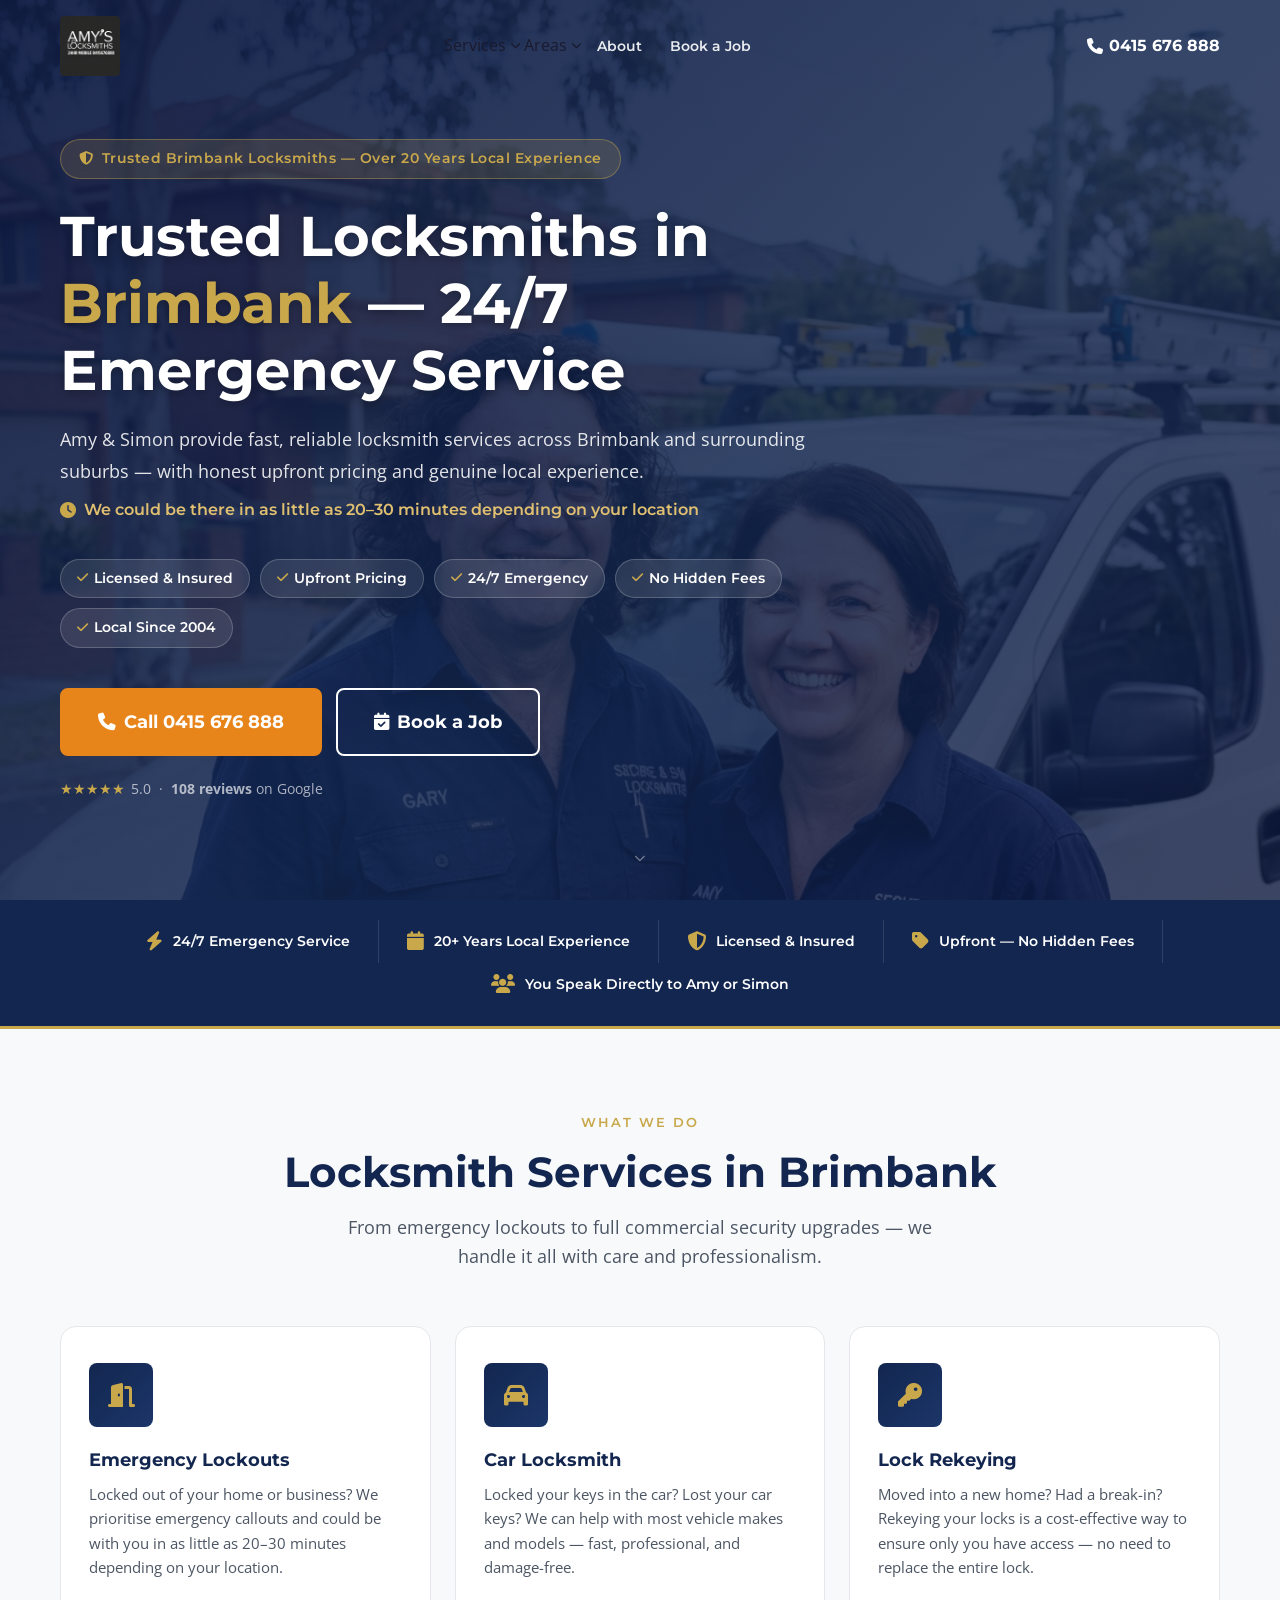
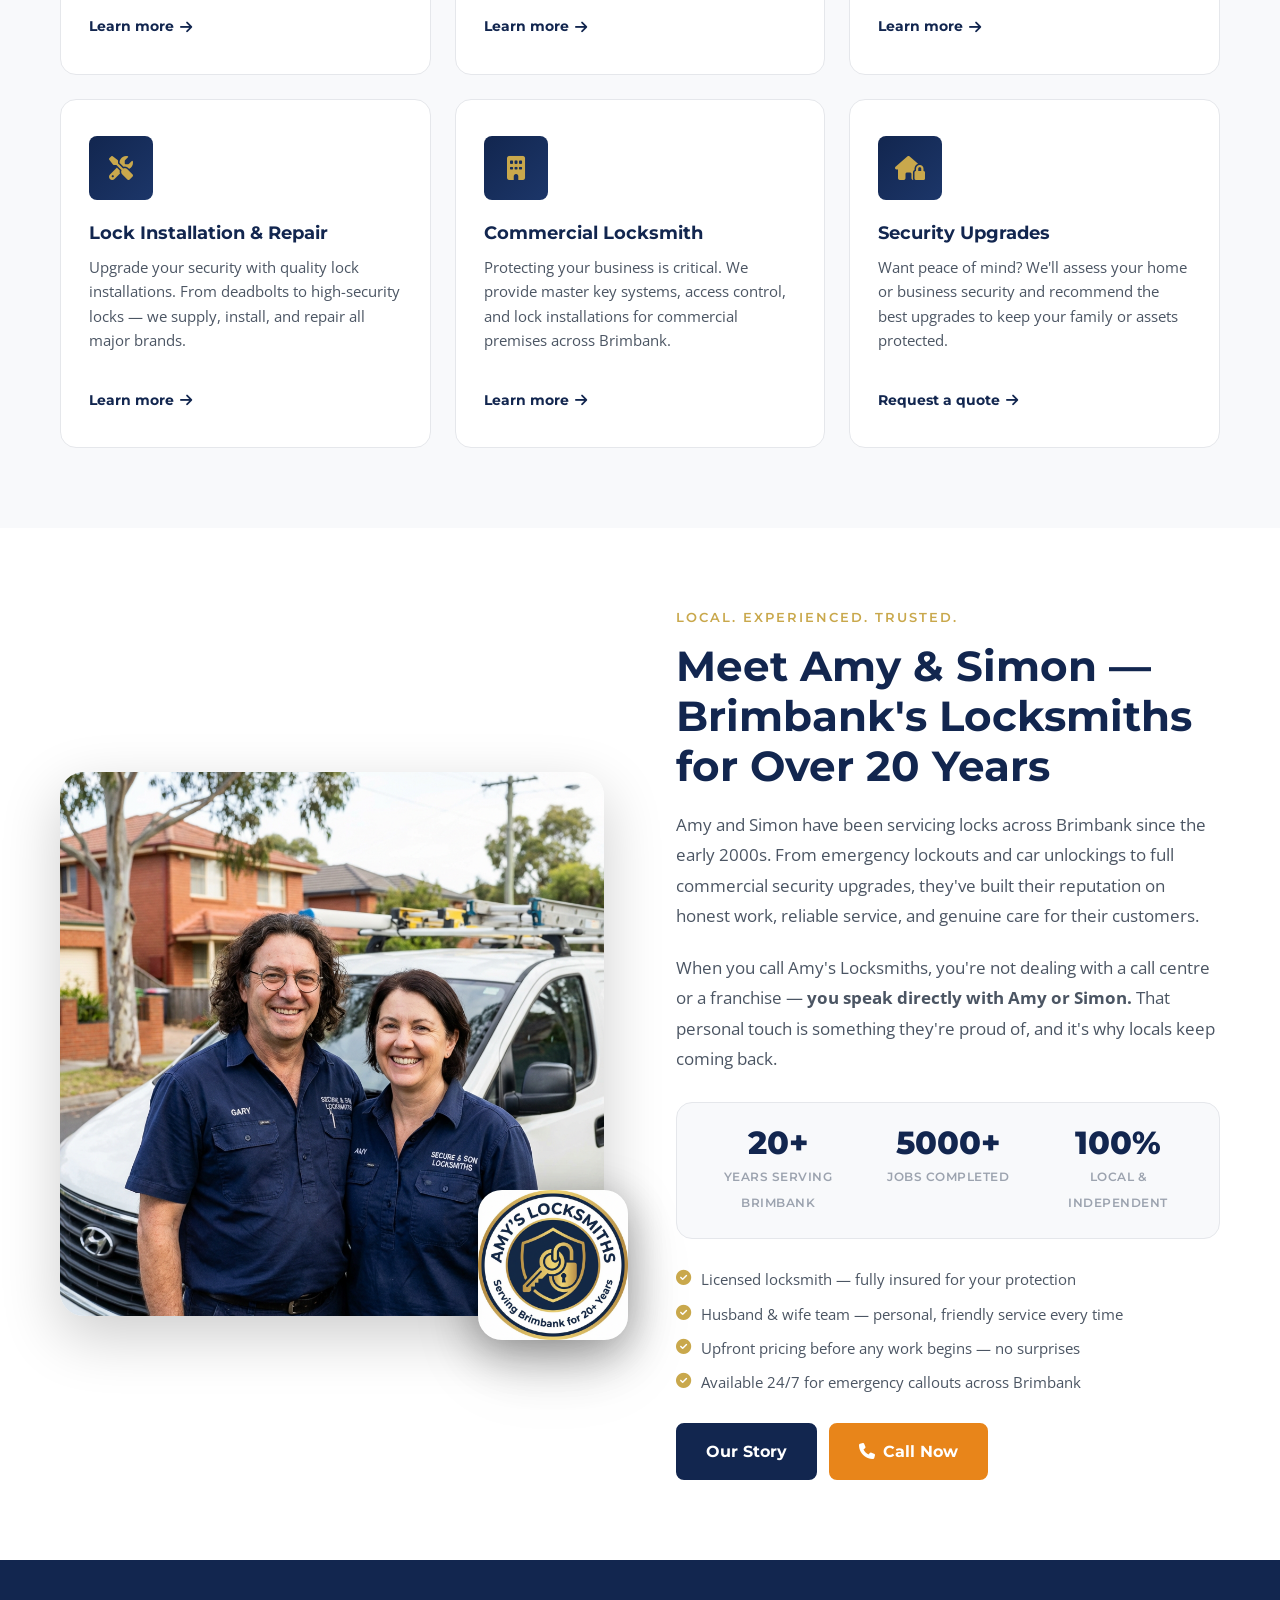
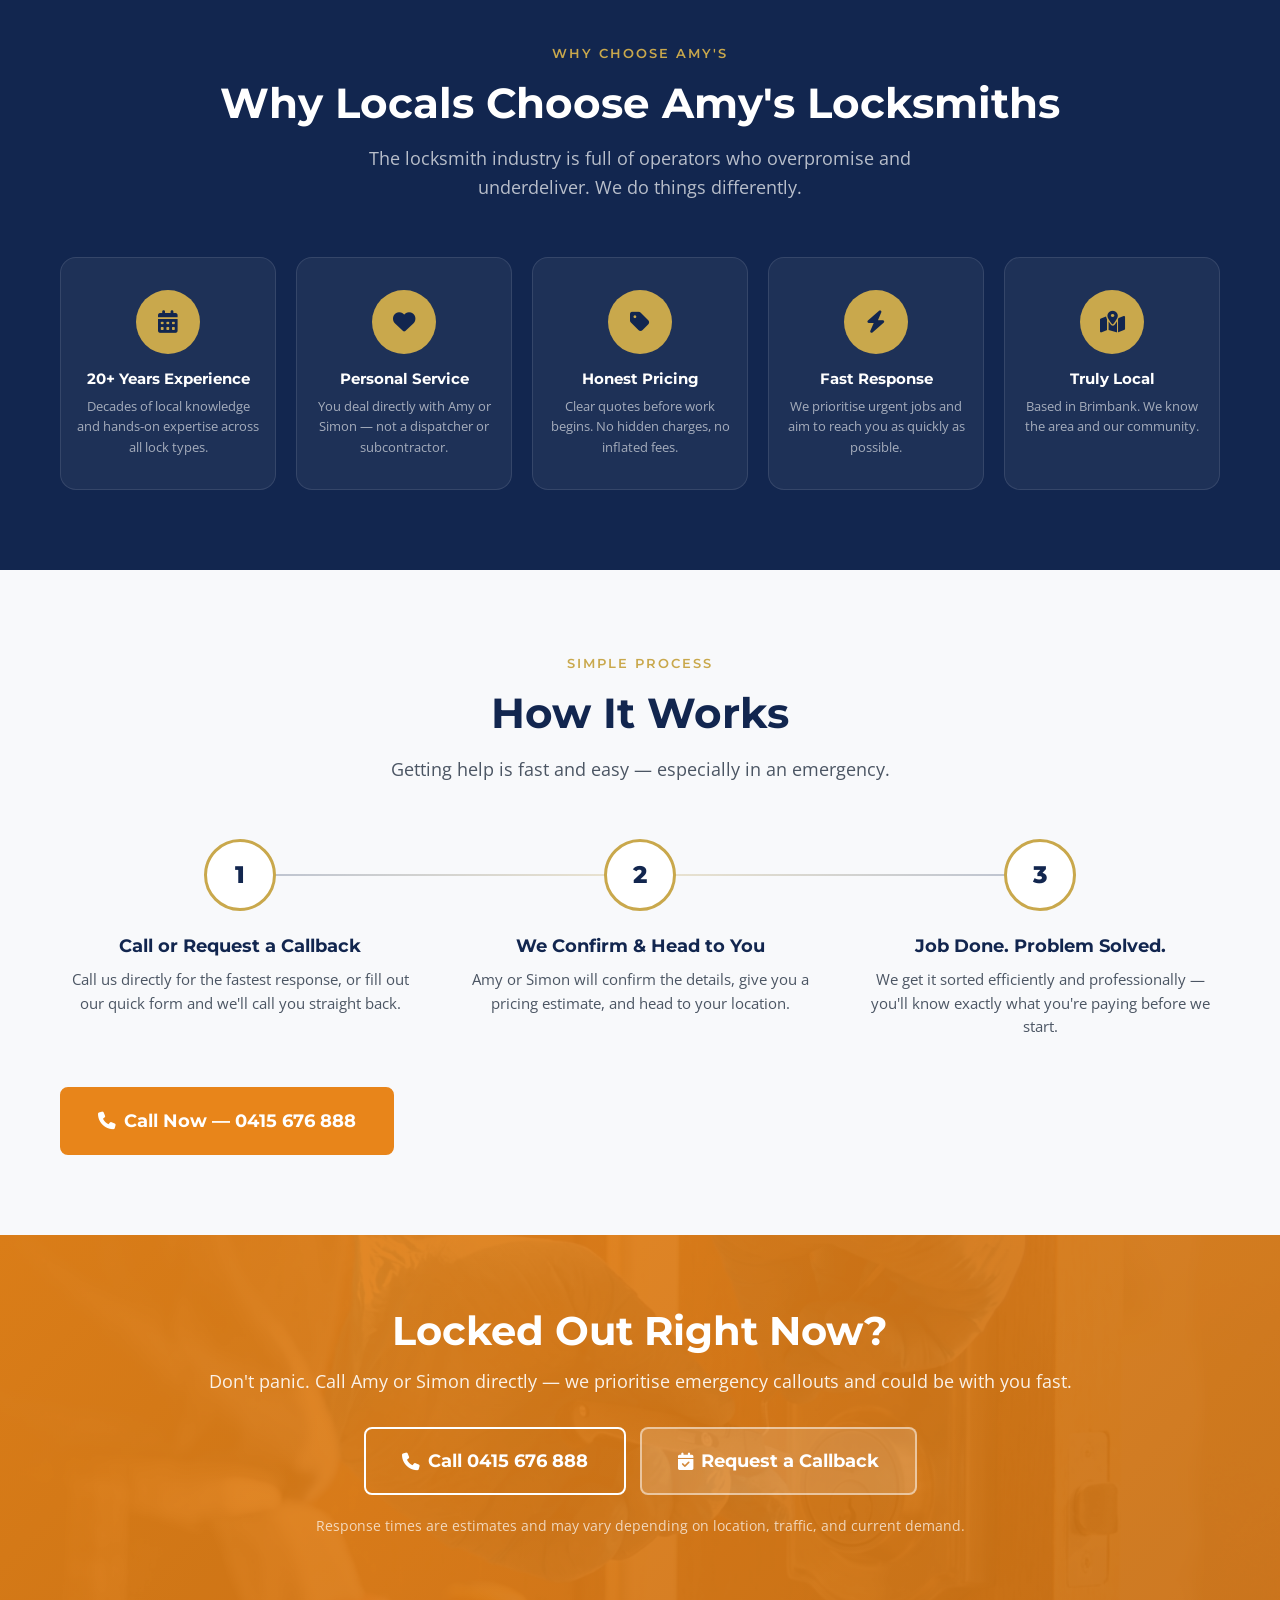
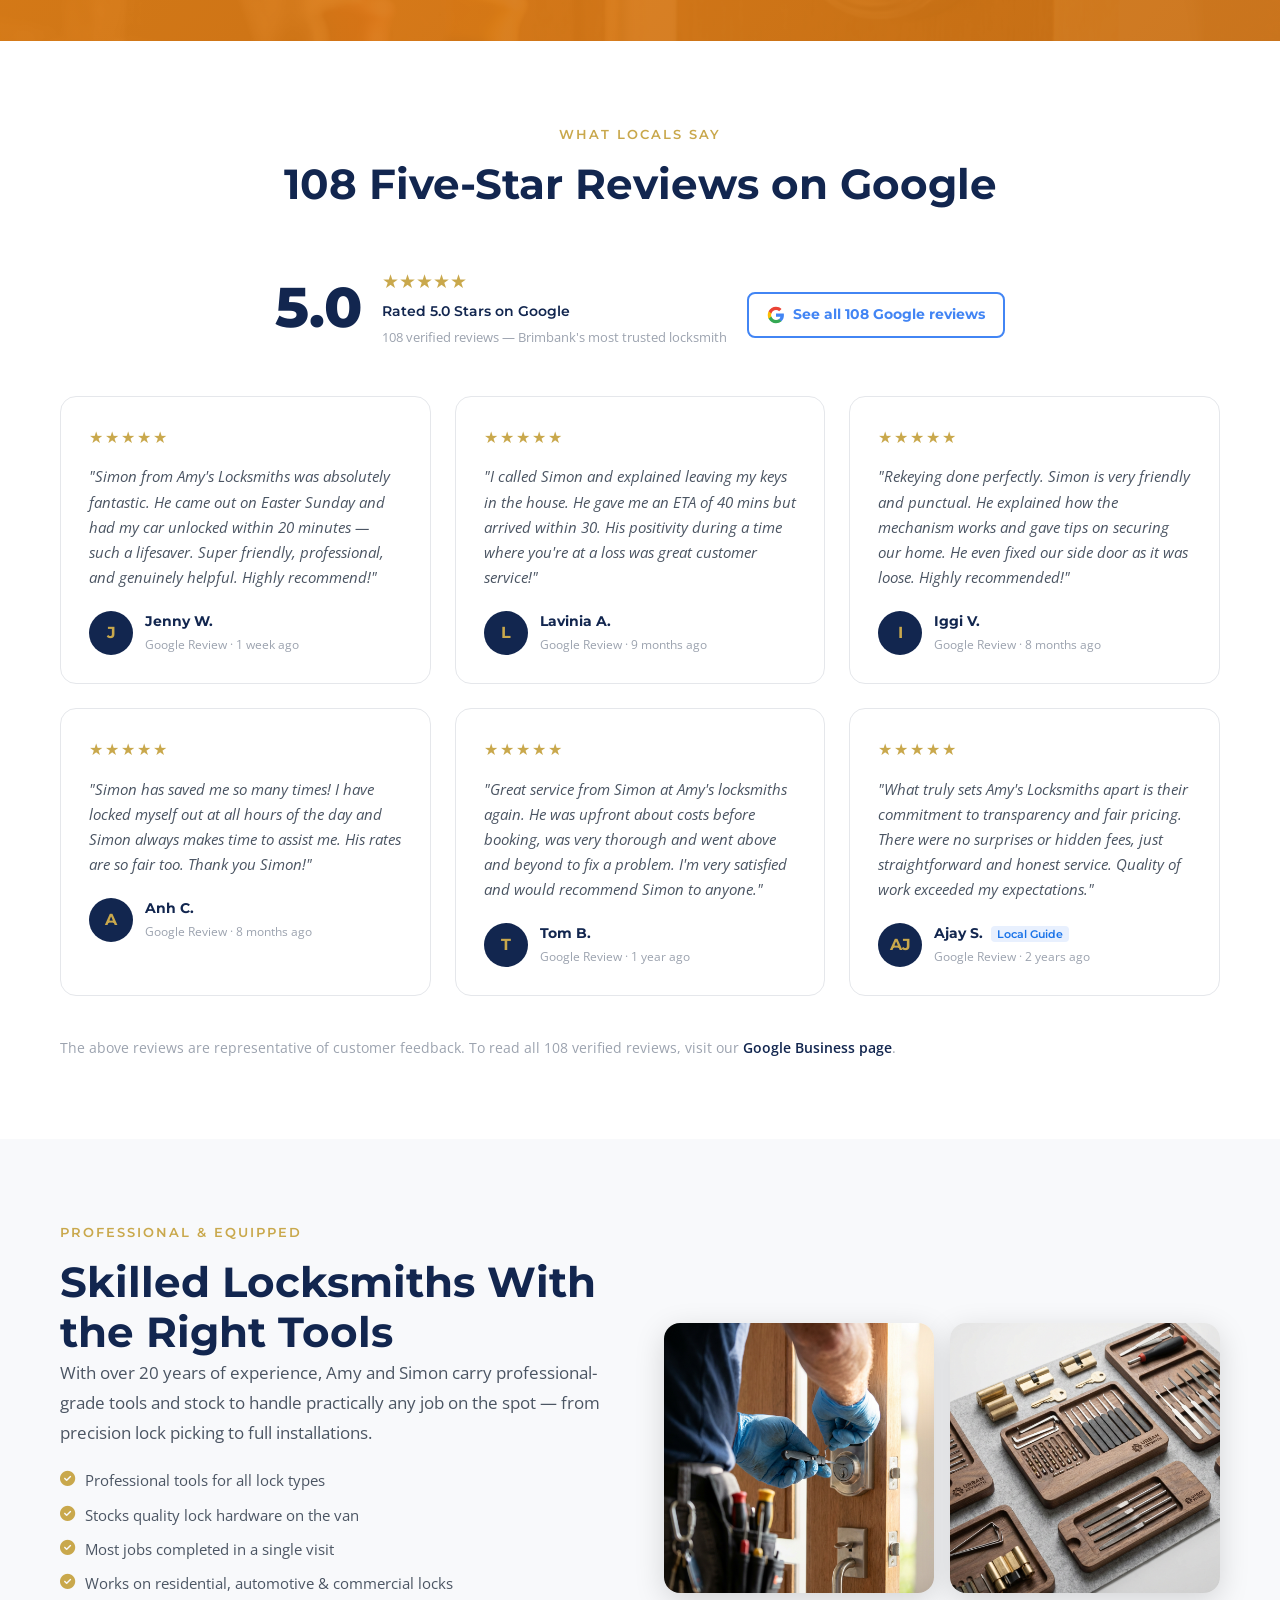
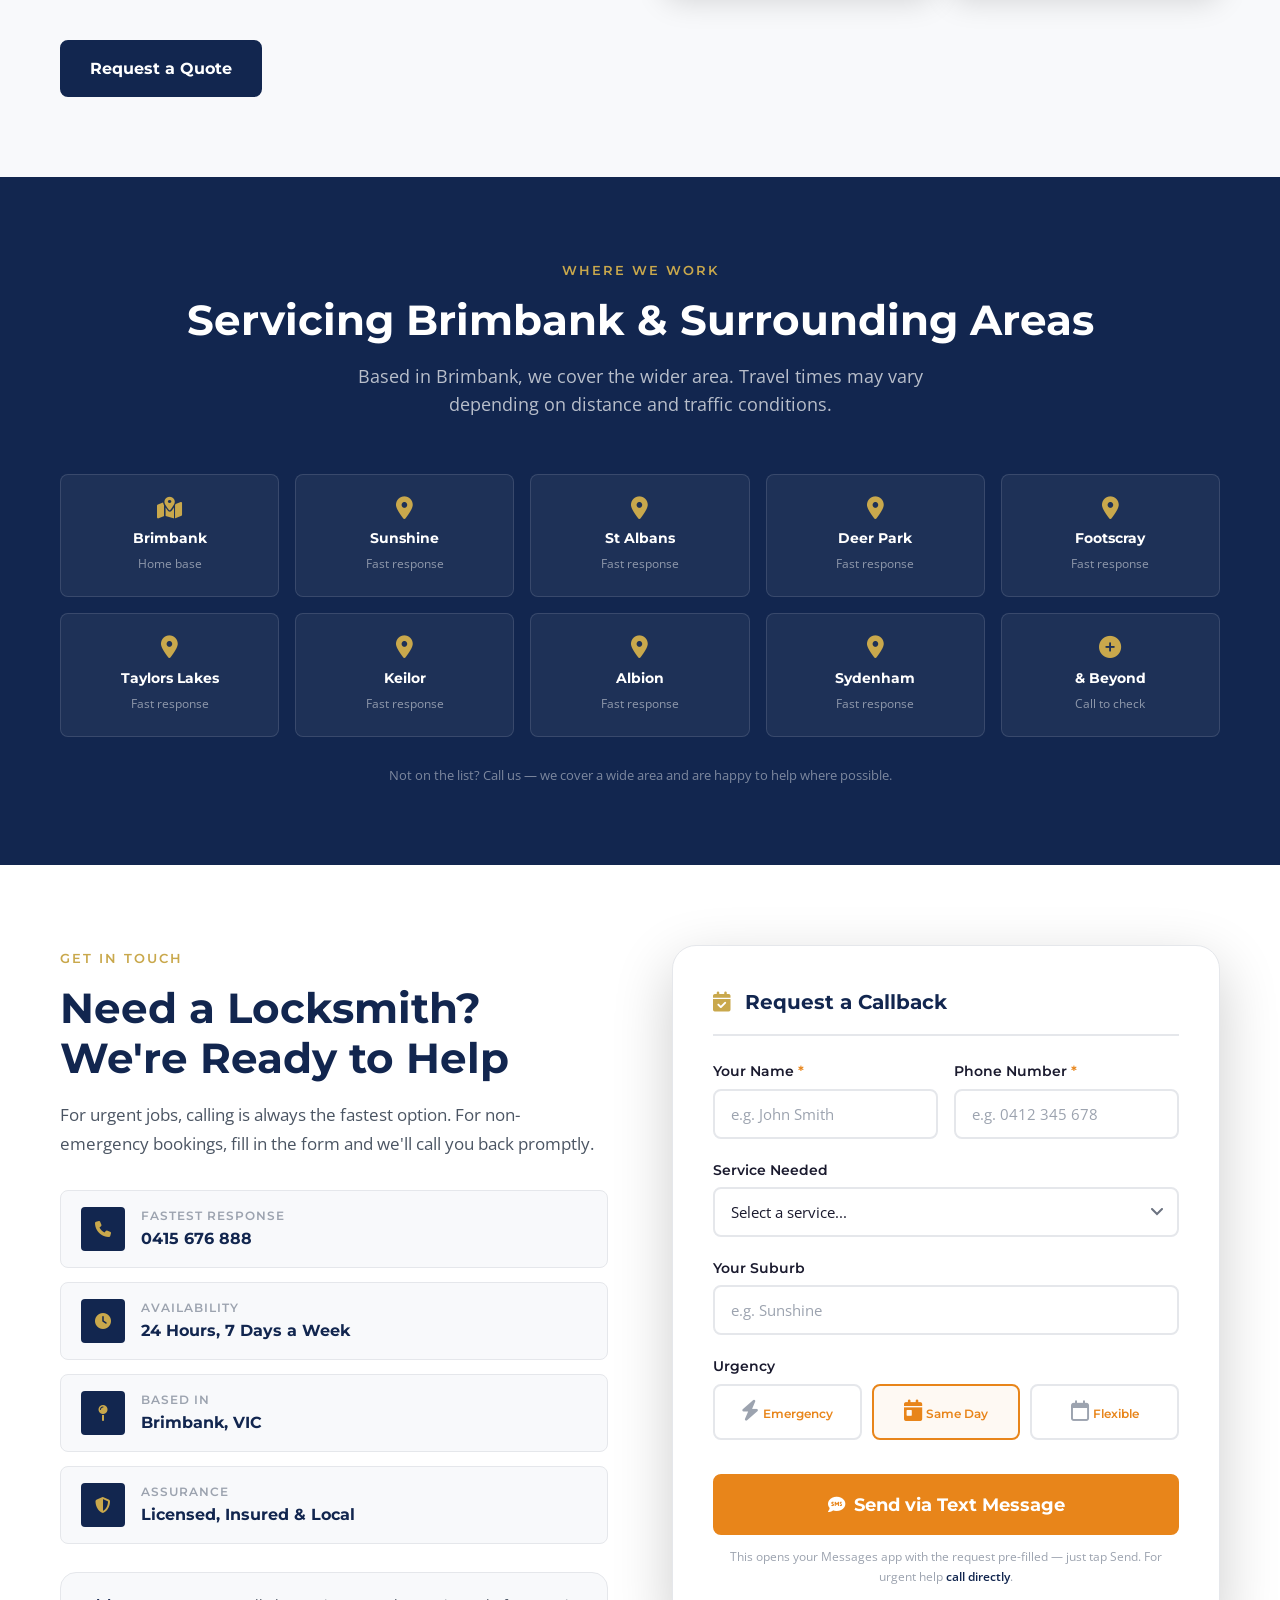
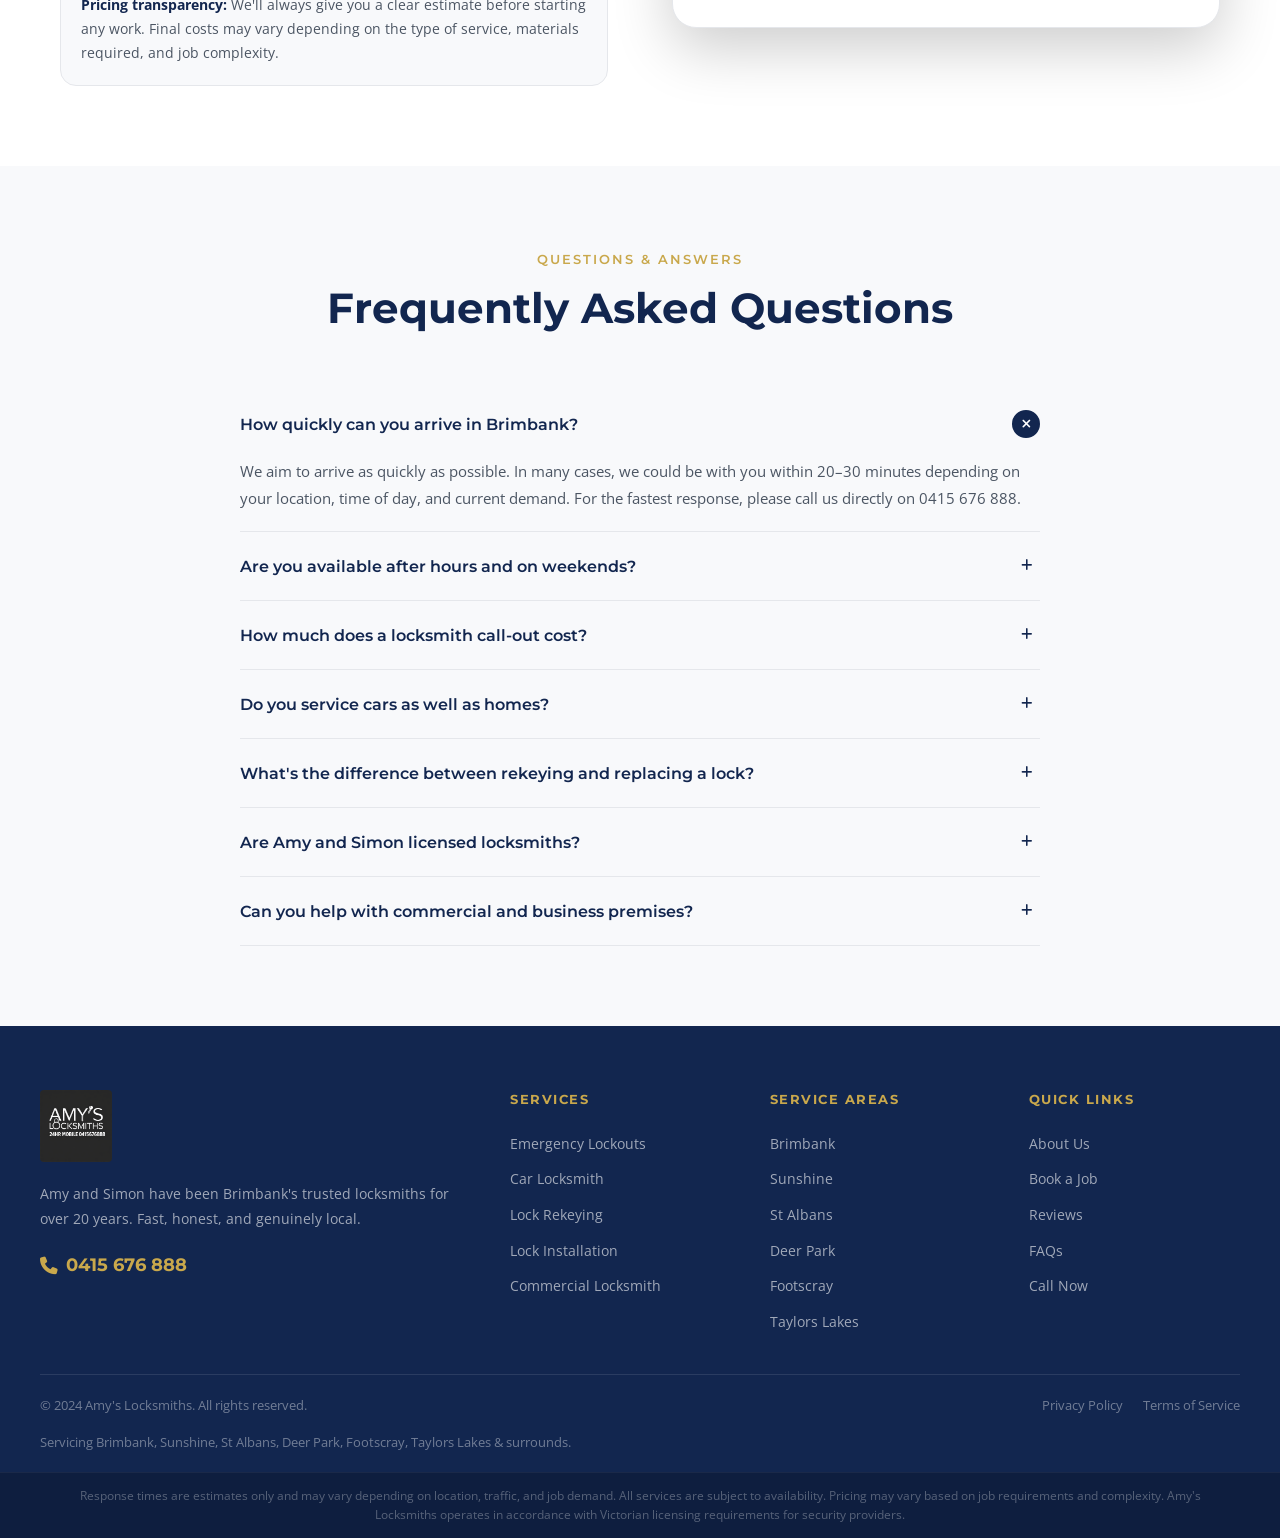
<file: index.html>
<!DOCTYPE html>
<html lang="en">
<head>
  <meta charset="UTF-8">
  <meta name="viewport" content="width=device-width, initial-scale=1.0">
  <!-- Preload LCP hero image -->
  <link rel="preload" as="image" href="amy%26simon.png" fetchpriority="high">
  <title>Amy's Locksmiths Brimbank — 24/7 Emergency Locksmith | 0415 676 888</title>
  <meta name="description" content="Amy's Locksmiths — trusted locksmiths in Brimbank for over 20 years. Amy & Simon provide fast, reliable 24/7 emergency locksmith services across Brimbank, Sunshine, St Albans, Deer Park & beyond. Call 0415 676 888.">
  <meta name="keywords" content="locksmith brimbank, emergency locksmith brimbank, locksmith near me, car locksmith brimbank, lock rekeying brimbank, locksmith sunshine, 24 hour locksmith brimbank">
  <link rel="canonical" href="https://amyslocksmith.quantummerlin.com/">

  <!-- Open Graph -->
  <meta property="og:title" content="Amy's Locksmiths Brimbank — 24/7 Emergency Locksmith">
  <meta property="og:description" content="Trusted locksmiths in Brimbank for over 20 years. Fast 24/7 emergency service. Call Amy & Simon on 0415 676 888.">
  <meta property="og:image" content="https://amyslocksmith.quantummerlin.com/amy%26simon.png">
  <meta property="og:image:width" content="1200">
  <meta property="og:image:height" content="630">
  <meta property="og:type" content="website">
  <meta property="og:url" content="https://amyslocksmith.quantummerlin.com/">
  <meta property="og:locale" content="en_AU">
  <meta property="og:site_name" content="Amy's Locksmiths">
  <!-- Twitter Card -->
  <meta name="twitter:card" content="summary_large_image">
  <meta name="twitter:title" content="Amy's Locksmiths Brimbank — 24/7 Emergency Locksmith">
  <meta name="twitter:description" content="Trusted locksmiths in Brimbank for over 20 years. Fast 24/7 emergency service. Call Amy &amp; Simon on 0415 676 888.">
  <meta name="twitter:image" content="https://amyslocksmith.quantummerlin.com/amy%26simon.png">
  <!-- Robots + Geo -->
  <meta name="robots" content="index, follow">
  <meta name="geo.region" content="AU-VIC">
  <meta name="geo.placename" content="Brimbank, Victoria, Australia">
  <meta name="geo.position" content="-37.7355;144.8211">
  <meta name="ICBM" content="-37.7355, 144.8211">

  <!-- Schema.org — Local Business -->
  <script type="application/ld+json">
  {
    "@context": "https://schema.org",
    "@type": "Locksmith",
    "name": "Amy's Locksmiths",
    "image": "https://amyslocksmith.quantummerlin.com/logo.png",
    "telephone": "+61415676888",
    "address": {
      "@type": "PostalAddress",
      "addressLocality": "Brimbank",
      "addressRegion": "VIC",
      "postalCode": "3021",
      "addressCountry": "AU"
    },
    "geo": {
      "@type": "GeoCoordinates",
      "latitude": -37.7355,
      "longitude": 144.8211
    },
    "url": "https://amyslocksmith.quantummerlin.com",
    "openingHoursSpecification": {
      "@type": "OpeningHoursSpecification",
      "dayOfWeek": ["Monday","Tuesday","Wednesday","Thursday","Friday","Saturday","Sunday"],
      "opens": "00:00",
      "closes": "23:59"
    },
    "areaServed": ["Brimbank","Sunshine","St Albans","Deer Park","Footscray","Taylors Lakes"],
    "priceRange": "$$",
    "description": "Amy and Simon have been providing trusted locksmith services across Brimbank for over 20 years. Emergency lockouts, car unlocking, lock rekeying, installations and commercial services.",
    "aggregateRating": {
      "@type": "AggregateRating",
      "ratingValue": "5.0",
      "reviewCount": "108",
      "bestRating": "5",
      "worstRating": "1"
    },
    "review": [
      { "@type": "Review", "author": { "@type": "Person", "name": "Jenny W." }, "reviewRating": { "@type": "Rating", "ratingValue": "5" }, "reviewBody": "Simon from Amy Locksmith was absolutely fantastic. He came out on Easter Sunday and had my car unlocked within 20 minutes — such a lifesaver. Super friendly, professional, and genuinely helpful." },
      { "@type": "Review", "author": { "@type": "Person", "name": "Iggi Villanueva" }, "reviewRating": { "@type": "Rating", "ratingValue": "5" }, "reviewBody": "Rekeying done perfectly. Simon is very friendly and punctual. He even explained how the mechanism works and tips on how to properly secure our home. Highly recommended!" },
      { "@type": "Review", "author": { "@type": "Person", "name": "Tom Brislane" }, "reviewRating": { "@type": "Rating", "ratingValue": "5" }, "reviewBody": "Great service from Simon at Amy's locksmiths again. He was upfront about costs before booking, was very thorough and went above and beyond to fix a problem. Highly recommend." },
      { "@type": "Review", "author": { "@type": "Person", "name": "Ajay Singh" }, "reviewRating": { "@type": "Rating", "ratingValue": "5" }, "reviewBody": "What truly sets Amy's Locksmiths apart is their commitment to transparency and fair pricing. There were no surprises or hidden fees, just straightforward and honest service." }
    ]
  }
  </script>
  <!-- FAQPage schema — triggers rich snippet Q&A in Google search results -->
  <script type="application/ld+json">
  {
    "@context": "https://schema.org",
    "@type": "FAQPage",
    "mainEntity": [
      { "@type": "Question", "name": "How quickly can you arrive in Brimbank?", "acceptedAnswer": { "@type": "Answer", "text": "In many cases we could be with you within 20–30 minutes depending on your location, time of day, and current demand. For the fastest response call us directly on 0415 676 888." } },
      { "@type": "Question", "name": "Are you available after hours and on weekends?", "acceptedAnswer": { "@type": "Answer", "text": "Yes. Amy's Locksmiths operates 24 hours a day, 7 days a week, including public holidays." } },
      { "@type": "Question", "name": "How much does a locksmith call-out cost?", "acceptedAnswer": { "@type": "Answer", "text": "We always provide clear, upfront pricing before starting any work. Costs vary depending on the type of service, materials required, time of day, and job complexity. There are no hidden fees." } },
      { "@type": "Question", "name": "Do you service cars as well as homes?", "acceptedAnswer": { "@type": "Answer", "text": "Yes, we handle automotive locksmith work including unlocking cars, extracting broken keys, and dealing with lost car keys for most vehicle makes and models." } },
      { "@type": "Question", "name": "What is the difference between rekeying and replacing a lock?", "acceptedAnswer": { "@type": "Answer", "text": "Rekeying changes the internal pins of your existing lock so old keys no longer work — it is more cost-effective if your lock is in good condition. Lock replacement is recommended if your lock is old, damaged, or you want to upgrade security." } },
      { "@type": "Question", "name": "Are Amy and Simon licensed locksmiths?", "acceptedAnswer": { "@type": "Answer", "text": "Yes. Amy's Locksmiths operates in accordance with Victorian licensing regulations for security providers and is fully insured." } },
      { "@type": "Question", "name": "Can you help with commercial and business premises?", "acceptedAnswer": { "@type": "Answer", "text": "Absolutely. We provide commercial locksmith services including master key systems, high-security lock installations, access control, and emergency commercial lockouts across Brimbank and surrounding areas." } }
    ]
  }
  </script>

  <!-- Fonts -->
  <link rel="preconnect" href="https://fonts.googleapis.com">
  <link rel="preconnect" href="https://fonts.gstatic.com" crossorigin>
  <link href="https://fonts.googleapis.com/css2?family=Montserrat:wght@600;700;800&family=Open+Sans:wght@400;600&display=swap" rel="stylesheet">

  <!-- Font Awesome -->
  <link rel="stylesheet" href="https://cdnjs.cloudflare.com/ajax/libs/font-awesome/6.5.0/css/all.min.css" media="print" onload="this.media='all'">
  <noscript><link rel="stylesheet" href="https://cdnjs.cloudflare.com/ajax/libs/font-awesome/6.5.0/css/all.min.css"></noscript>

  <!-- Stylesheet -->
  <link rel="stylesheet" href="css/style.css">

  <!-- Favicon -->
  <link rel="icon" type="image/png" href="logo.png">
</head>
<body>

<!-- ══════════════════════════════════════════
     HEADER
══════════════════════════════════════════ -->
<header class="site-header" id="siteHeader">
  <div class="container">
    <div class="header-inner">
      <a href="index.html" class="header-logo">
        <img src="logo.png" alt="Amy's Locksmiths">
      </a>

      <nav class="main-nav" aria-label="Main navigation">
        <div class="nav-dropdown">
          <a href="#services">Services <i class="fa-solid fa-chevron-down" style="font-size:.65rem"></i></a>
          <div class="dropdown-menu">
            <a href="services/emergency-locksmith.html"><i class="fa-solid fa-bell-concierge" style="margin-right:8px;color:#C9A84C"></i>Emergency Lockouts</a>
            <a href="services/car-locksmith.html"><i class="fa-solid fa-car" style="margin-right:8px;color:#C9A84C"></i>Car Locksmith</a>
            <a href="services/lock-rekeying.html"><i class="fa-solid fa-key" style="margin-right:8px;color:#C9A84C"></i>Lock Rekeying</a>
            <a href="services/lock-installation.html"><i class="fa-solid fa-screwdriver-wrench" style="margin-right:8px;color:#C9A84C"></i>Lock Installation</a>
            <a href="services/commercial-locksmith.html"><i class="fa-solid fa-building" style="margin-right:8px;color:#C9A84C"></i>Commercial Locksmith</a>
          </div>
        </div>
        <div class="nav-dropdown">
          <a href="#service-area">Areas <i class="fa-solid fa-chevron-down" style="font-size:.65rem"></i></a>
          <div class="dropdown-menu">
            <a href="locations/sunshine.html">Locksmith Sunshine</a>
            <a href="locations/st-albans.html">Locksmith St Albans</a>
            <a href="locations/deer-park.html">Locksmith Deer Park</a>
            <a href="locations/footscray.html">Locksmith Footscray</a>
            <a href="locations/taylors-lakes.html">Locksmith Taylors Lakes</a>
          </div>
        </div>
        <a href="about.html">About</a>
        <a href="book.html">Book a Job</a>
      </nav>

      <div style="display:flex;align-items:center;gap:14px;">
        <a href="tel:0415676888" class="header-phone">
          <i class="fa-solid fa-phone"></i> 0415 676 888
        </a>
        <a href="tel:0415676888" class="btn btn-primary btn-sm btn-pulse" style="display:none;white-space:nowrap" id="headerCallBtn">
          <i class="fa-solid fa-phone"></i> Call Now
        </a>
        <button class="hamburger" aria-label="Open menu" aria-expanded="false">
          <span></span><span></span><span></span>
        </button>
      </div>
    </div>
  </div>
</header>

<!-- Mobile Nav Overlay -->
<nav class="mobile-nav" aria-label="Mobile navigation">
  <button class="mobile-nav-close" aria-label="Close menu" style="position:absolute;top:20px;right:20px;background:none;border:none;color:white;font-size:1.5rem;cursor:pointer;padding:8px;"><i class="fa-solid fa-xmark"></i></button>
  <a href="index.html">Home</a>
  <a href="services/emergency-locksmith.html">Emergency Lockouts</a>
  <a href="services/car-locksmith.html">Car Locksmith</a>
  <a href="services/lock-rekeying.html">Lock Rekeying</a>
  <a href="services/lock-installation.html">Lock Installation</a>
  <a href="services/commercial-locksmith.html">Commercial</a>
  <a href="about.html">About Amy &amp; Simon</a>
  <a href="book.html">Book a Job</a>
  <div class="mobile-nav-ctas">
    <a href="tel:0415676888" class="btn btn-primary"><i class="fa-solid fa-phone"></i> Call 0415 676 888</a>
    <a href="book.html" class="btn btn-secondary">Request a Callback</a>
  </div>
</nav>

<!-- ══════════════════════════════════════════
     HERO
══════════════════════════════════════════ -->
<section class="hero" id="home">
  <div class="hero-bg"></div>
  <div class="container">
    <div class="hero-content">
      <div class="hero-badge">
        <i class="fa-solid fa-shield-halved"></i>
        Trusted Brimbank Locksmiths — Over 20 Years Local Experience
      </div>

      <h1>Trusted Locksmiths in <em>Brimbank</em> — 24/7 Emergency Service</h1>

      <p class="hero-sub">Amy &amp; Simon provide fast, reliable locksmith services across Brimbank and surrounding suburbs — with honest upfront pricing and genuine local experience.</p>

      <p class="hero-timing">
        <i class="fa-solid fa-clock" style="color:#C9A84C"></i>
        We could be there in as little as 20–30 minutes depending on your location
      </p>

      <div class="hero-trust">
        <span class="trust-pill"><i class="fa-solid fa-check"></i> Licensed &amp; Insured</span>
        <span class="trust-pill"><i class="fa-solid fa-check"></i> Upfront Pricing</span>
        <span class="trust-pill"><i class="fa-solid fa-check"></i> 24/7 Emergency</span>
        <span class="trust-pill"><i class="fa-solid fa-check"></i> No Hidden Fees</span>
        <span class="trust-pill"><i class="fa-solid fa-check"></i> Local Since 2004</span>
      </div>

      <div class="hero-actions">
        <a href="tel:0415676888" class="btn btn-primary btn-lg btn-pulse">
          <i class="fa-solid fa-phone"></i> Call 0415 676 888
        </a>
        <a href="book.html" class="btn btn-secondary btn-lg">
          <i class="fa-solid fa-calendar-check"></i> Book a Job
        </a>
      </div>

      <div class="hero-rating">
        <span class="stars">&#9733;&#9733;&#9733;&#9733;&#9733;</span>
        <span>5.0 &nbsp;&middot;&nbsp; <strong>108 reviews</strong> on Google</span>
      </div>
    </div>
  </div>
  <div class="hero-scroll">
    <i class="fa-solid fa-chevron-down"></i>
  </div>
</section>

<!-- ══════════════════════════════════════════
     TRUST BAR
══════════════════════════════════════════ -->
<div class="trust-bar">
  <div class="container">
    <div class="trust-bar-inner">
      <div class="trust-item"><i class="fa-solid fa-bolt"></i> 24/7 Emergency Service</div>
      <div class="trust-item"><i class="fa-solid fa-calendar"></i> 20+ Years Local Experience</div>
      <div class="trust-item"><i class="fa-solid fa-shield-halved"></i> Licensed &amp; Insured</div>
      <div class="trust-item"><i class="fa-solid fa-tag"></i> Upfront — No Hidden Fees</div>
      <div class="trust-item"><i class="fa-solid fa-users"></i> You Speak Directly to Amy or Simon</div>
    </div>
  </div>
</div>

<!-- ══════════════════════════════════════════
     SERVICES
══════════════════════════════════════════ -->
<section class="section bg-light" id="services">
  <div class="container">
    <div class="section-header fade-in">
      <span class="section-label">What We Do</span>
      <h2>Locksmith Services in Brimbank</h2>
      <p>From emergency lockouts to full commercial security upgrades — we handle it all with care and professionalism.</p>
    </div>

    <div class="services-grid">
      <div class="service-card fade-in delay-1">
        <div class="service-icon"><i class="fa-solid fa-door-open"></i></div>
        <h3>Emergency Lockouts</h3>
        <p>Locked out of your home or business? We prioritise emergency callouts and could be with you in as little as 20–30 minutes depending on your location.</p>
        <a href="services/emergency-locksmith.html" class="service-card-link">Learn more <i class="fa-solid fa-arrow-right"></i></a>
      </div>

      <div class="service-card fade-in delay-2">
        <div class="service-icon"><i class="fa-solid fa-car"></i></div>
        <h3>Car Locksmith</h3>
        <p>Locked your keys in the car? Lost your car keys? We can help with most vehicle makes and models — fast, professional, and damage-free.</p>
        <a href="services/car-locksmith.html" class="service-card-link">Learn more <i class="fa-solid fa-arrow-right"></i></a>
      </div>

      <div class="service-card fade-in delay-3">
        <div class="service-icon"><i class="fa-solid fa-key"></i></div>
        <h3>Lock Rekeying</h3>
        <p>Moved into a new home? Had a break-in? Rekeying your locks is a cost-effective way to ensure only you have access — no need to replace the entire lock.</p>
        <a href="services/lock-rekeying.html" class="service-card-link">Learn more <i class="fa-solid fa-arrow-right"></i></a>
      </div>

      <div class="service-card fade-in delay-1">
        <div class="service-icon"><i class="fa-solid fa-screwdriver-wrench"></i></div>
        <h3>Lock Installation &amp; Repair</h3>
        <p>Upgrade your security with quality lock installations. From deadbolts to high-security locks — we supply, install, and repair all major brands.</p>
        <a href="services/lock-installation.html" class="service-card-link">Learn more <i class="fa-solid fa-arrow-right"></i></a>
      </div>

      <div class="service-card fade-in delay-2">
        <div class="service-icon"><i class="fa-solid fa-building"></i></div>
        <h3>Commercial Locksmith</h3>
        <p>Protecting your business is critical. We provide master key systems, access control, and lock installations for commercial premises across Brimbank.</p>
        <a href="services/commercial-locksmith.html" class="service-card-link">Learn more <i class="fa-solid fa-arrow-right"></i></a>
      </div>

      <div class="service-card fade-in delay-3">
        <div class="service-icon"><i class="fa-solid fa-house-lock"></i></div>
        <h3>Security Upgrades</h3>
        <p>Want peace of mind? We'll assess your home or business security and recommend the best upgrades to keep your family or assets protected.</p>
        <a href="book.html" class="service-card-link">Request a quote <i class="fa-solid fa-arrow-right"></i></a>
      </div>
    </div>
  </div>
</section>

<!-- ══════════════════════════════════════════
     ABOUT — AMY & SIMON
══════════════════════════════════════════ -->
<section class="section" id="about">
  <div class="container">
    <div class="about-grid">
      <div class="about-image-wrap fade-in">
        <img src="amy%26simon.png" alt="Amy and Simon — Amy's Locksmiths Brimbank" loading="lazy">
        <div class="about-badge">
          <img src="29b365a9-ba44-4bcd-b54b-971d1e913e46_0.png" alt="Amy's Locksmiths — Serving Brimbank for 20+ Years badge" loading="lazy">
        </div>
      </div>

      <div class="about-content fade-in delay-2">
        <span class="section-label">Local. Experienced. Trusted.</span>
        <h2>Meet Amy &amp; Simon — Brimbank's Locksmiths for Over 20 Years</h2>
        <p>Amy and Simon have been servicing locks across Brimbank since the early 2000s. From emergency lockouts and car unlockings to full commercial security upgrades, they've built their reputation on honest work, reliable service, and genuine care for their customers.</p>
        <p>When you call Amy's Locksmiths, you're not dealing with a call centre or a franchise — <strong>you speak directly with Amy or Simon.</strong> That personal touch is something they're proud of, and it's why locals keep coming back.</p>

        <div class="about-stats">
          <div class="stat-item">
            <span class="stat-number" data-count="20" data-suffix="+">20+</span>
            <span class="stat-label">Years Serving Brimbank</span>
          </div>
          <div class="stat-item">
            <span class="stat-number" data-count="5000" data-suffix="+">5000+</span>
            <span class="stat-label">Jobs Completed</span>
          </div>
          <div class="stat-item">
            <span class="stat-number" data-count="100" data-suffix="%">100%</span>
            <span class="stat-label">Local &amp; Independent</span>
          </div>
        </div>

        <ul class="checkmark-list">
          <li><i class="fa-solid fa-check-circle"></i> Licensed locksmith — fully insured for your protection</li>
          <li><i class="fa-solid fa-check-circle"></i> Husband &amp; wife team — personal, friendly service every time</li>
          <li><i class="fa-solid fa-check-circle"></i> Upfront pricing before any work begins — no surprises</li>
          <li><i class="fa-solid fa-check-circle"></i> Available 24/7 for emergency callouts across Brimbank</li>
        </ul>

        <div style="display:flex;gap:12px;flex-wrap:wrap;margin-top:28px;">
          <a href="about.html" class="btn btn-navy">Our Story</a>
          <a href="tel:0415676888" class="btn btn-primary"><i class="fa-solid fa-phone"></i> Call Now</a>
        </div>
      </div>
    </div>
  </div>
</section>

<!-- ══════════════════════════════════════════
     WHY CHOOSE US
══════════════════════════════════════════ -->
<section class="section bg-navy" id="why-us">
  <div class="container">
    <div class="section-header fade-in">
      <span class="section-label">Why Choose Amy's</span>
      <h2>Why Locals Choose Amy's Locksmiths</h2>
      <p style="color:rgba(255,255,255,.7)">The locksmith industry is full of operators who overpromise and underdeliver. We do things differently.</p>
    </div>

    <div class="why-grid">
      <div class="why-card fade-in delay-1">
        <div class="why-icon"><i class="fa-solid fa-calendar-days"></i></div>
        <h4>20+ Years Experience</h4>
        <p>Decades of local knowledge and hands-on expertise across all lock types.</p>
      </div>
      <div class="why-card fade-in delay-2">
        <div class="why-icon"><i class="fa-solid fa-heart"></i></div>
        <h4>Personal Service</h4>
        <p>You deal directly with Amy or Simon — not a dispatcher or subcontractor.</p>
      </div>
      <div class="why-card fade-in delay-3">
        <div class="why-icon"><i class="fa-solid fa-tag"></i></div>
        <h4>Honest Pricing</h4>
        <p>Clear quotes before work begins. No hidden charges, no inflated fees.</p>
      </div>
      <div class="why-card fade-in delay-4">
        <div class="why-icon"><i class="fa-solid fa-bolt"></i></div>
        <h4>Fast Response</h4>
        <p>We prioritise urgent jobs and aim to reach you as quickly as possible.</p>
      </div>
      <div class="why-card fade-in delay-5">
        <div class="why-icon"><i class="fa-solid fa-map-location-dot"></i></div>
        <h4>Truly Local</h4>
        <p>Based in Brimbank. We know the area and our community.</p>
      </div>
    </div>
  </div>
</section>

<!-- ══════════════════════════════════════════
     HOW IT WORKS
══════════════════════════════════════════ -->
<section class="section bg-light">
  <div class="container">
    <div class="section-header fade-in">
      <span class="section-label">Simple Process</span>
      <h2>How It Works</h2>
      <p>Getting help is fast and easy — especially in an emergency.</p>
    </div>

    <div class="steps-grid">
      <div class="step fade-in delay-1">
        <div class="step-number">1</div>
        <h3>Call or Request a Callback</h3>
        <p>Call us directly for the fastest response, or fill out our quick form and we'll call you straight back.</p>
      </div>
      <div class="step fade-in delay-2">
        <div class="step-number">2</div>
        <h3>We Confirm &amp; Head to You</h3>
        <p>Amy or Simon will confirm the details, give you a pricing estimate, and head to your location.</p>
      </div>
      <div class="step fade-in delay-3">
        <div class="step-number">3</div>
        <h3>Job Done. Problem Solved.</h3>
        <p>We get it sorted efficiently and professionally — you'll know exactly what you're paying before we start.</p>
      </div>
    </div>

    <div class="text-center" style="margin-top:48px;">
      <a href="tel:0415676888" class="btn btn-primary btn-lg btn-pulse fade-in">
        <i class="fa-solid fa-phone"></i> Call Now — 0415 676 888
      </a>
    </div>
  </div>
</section>

<!-- ══════════════════════════════════════════
     EMERGENCY CTA BANNER
══════════════════════════════════════════ -->
<section class="cta-banner">
  <div class="cta-banner-content container">
    <h2>Locked Out Right Now?</h2>
    <p>Don't panic. Call Amy or Simon directly — we prioritise emergency callouts and could be with you fast.</p>
    <div class="cta-btns">
      <a href="tel:0415676888" class="btn btn-secondary btn-lg">
        <i class="fa-solid fa-phone"></i> Call 0415 676 888
      </a>
      <a href="book.html" class="btn btn-lg" style="background:rgba(255,255,255,.15);border:2px solid rgba(255,255,255,.5);color:white;">
        <i class="fa-solid fa-calendar-check"></i> Request a Callback
      </a>
    </div>
    <p style="margin-top:20px;font-size:.85rem;color:rgba(255,255,255,.7)">
      Response times are estimates and may vary depending on location, traffic, and current demand.
    </p>
  </div>
</section>

<!-- ══════════════════════════════════════════
     REVIEWS
══════════════════════════════════════════ -->
<section class="section" id="reviews">
  <div class="container">
    <div class="section-header fade-in">
      <span class="section-label">What Locals Say</span>
      <h2>108 Five-Star Reviews on Google</h2>
    </div>

    <div class="reviews-rating-summary fade-in">
      <div class="rating-big">5.0</div>
      <div class="rating-detail">
        <div class="rating-stars">&#9733;&#9733;&#9733;&#9733;&#9733;</div>
        <div style="font-family:var(--font-head);font-weight:600;font-size:.9rem;color:var(--navy);">Rated 5.0 Stars on Google</div>
        <div class="rating-sub">108 verified reviews &mdash; Brimbank&apos;s most trusted locksmith</div>
      </div>
      <a href="https://www.google.com/maps/search/Amy%27s+Locksmiths+Brimbank+VIC" target="_blank" rel="noopener" style="display:inline-flex;align-items:center;gap:8px;background:#fff;border:2px solid #4285F4;color:#4285F4;font-family:var(--font-head);font-weight:700;font-size:.85rem;padding:10px 18px;border-radius:8px;text-decoration:none;margin-top:16px;">
        <svg width="18" height="18" viewBox="0 0 24 24" fill="none" xmlns="http://www.w3.org/2000/svg"><path d="M22.56 12.25c0-.78-.07-1.53-.2-2.25H12v4.26h5.92c-.26 1.37-1.04 2.53-2.21 3.31v2.77h3.57c2.08-1.92 3.28-4.74 3.28-8.09z" fill="#4285F4"/><path d="M12 23c2.97 0 5.46-.98 7.28-2.66l-3.57-2.77c-.98.66-2.23 1.06-3.71 1.06-2.86 0-5.29-1.93-6.16-4.53H2.18v2.84C3.99 20.53 7.7 23 12 23z" fill="#34A853"/><path d="M5.84 14.09c-.22-.66-.35-1.36-.35-2.09s.13-1.43.35-2.09V7.07H2.18C1.43 8.55 1 10.22 1 12s.43 3.45 1.18 4.93l3.66-2.84z" fill="#FBBC05"/><path d="M12 5.38c1.62 0 3.06.56 4.21 1.64l3.15-3.15C17.45 2.09 14.97 1 12 1 7.7 1 3.99 3.47 2.18 7.07l3.66 2.84c.87-2.6 3.3-4.53 6.16-4.53z" fill="#EA4335"/></svg>
        See all 108 Google reviews
      </a>
    </div>

    <div class="reviews-grid">

      <div class="review-card fade-in delay-1">
        <div class="review-stars">&#9733;&#9733;&#9733;&#9733;&#9733;</div>
        <p class="review-text">"Simon from Amy's Locksmiths was absolutely fantastic. He came out on Easter Sunday and had my car unlocked within 20 minutes — such a lifesaver. Super friendly, professional, and genuinely helpful. Highly recommend!"</p>
        <div class="review-author">
          <div class="review-avatar">J</div>
          <div>
            <div class="review-name">Jenny W.</div>
            <div class="review-loc">Google Review &middot; 1 week ago</div>
          </div>
        </div>
      </div>

      <div class="review-card fade-in delay-2">
        <div class="review-stars">&#9733;&#9733;&#9733;&#9733;&#9733;</div>
        <p class="review-text">"I called Simon and explained leaving my keys in the house. He gave me an ETA of 40 mins but arrived within 30. His positivity during a time where you're at a loss was great customer service!"</p>
        <div class="review-author">
          <div class="review-avatar">L</div>
          <div>
            <div class="review-name">Lavinia A.</div>
            <div class="review-loc">Google Review &middot; 9 months ago</div>
          </div>
        </div>
      </div>

      <div class="review-card fade-in delay-3">
        <div class="review-stars">&#9733;&#9733;&#9733;&#9733;&#9733;</div>
        <p class="review-text">"Rekeying done perfectly. Simon is very friendly and punctual. He explained how the mechanism works and gave tips on securing our home. He even fixed our side door as it was loose. Highly recommended!"</p>
        <div class="review-author">
          <div class="review-avatar">I</div>
          <div>
            <div class="review-name">Iggi V.</div>
            <div class="review-loc">Google Review &middot; 8 months ago</div>
          </div>
        </div>
      </div>

      <div class="review-card fade-in delay-1">
        <div class="review-stars">&#9733;&#9733;&#9733;&#9733;&#9733;</div>
        <p class="review-text">"Simon has saved me so many times! I have locked myself out at all hours of the day and Simon always makes time to assist me. His rates are so fair too. Thank you Simon!"</p>
        <div class="review-author">
          <div class="review-avatar">A</div>
          <div>
            <div class="review-name">Anh C.</div>
            <div class="review-loc">Google Review &middot; 8 months ago</div>
          </div>
        </div>
      </div>

      <div class="review-card fade-in delay-2">
        <div class="review-stars">&#9733;&#9733;&#9733;&#9733;&#9733;</div>
        <p class="review-text">"Great service from Simon at Amy's locksmiths again. He was upfront about costs before booking, was very thorough and went above and beyond to fix a problem. I'm very satisfied and would recommend Simon to anyone."</p>
        <div class="review-author">
          <div class="review-avatar">T</div>
          <div>
            <div class="review-name">Tom B.</div>
            <div class="review-loc">Google Review &middot; 1 year ago</div>
          </div>
        </div>
      </div>

      <div class="review-card fade-in delay-3">
        <div class="review-stars">&#9733;&#9733;&#9733;&#9733;&#9733;</div>
        <p class="review-text">"What truly sets Amy's Locksmiths apart is their commitment to transparency and fair pricing. There were no surprises or hidden fees, just straightforward and honest service. Quality of work exceeded my expectations."</p>
        <div class="review-author">
          <div class="review-avatar">AJ</div>
          <div>
            <div class="review-name">Ajay S. <span style="font-size:.7rem;background:#E8F0FE;color:#1a73e8;border-radius:4px;padding:1px 6px;margin-left:4px;font-weight:600;">Local Guide</span></div>
            <div class="review-loc">Google Review &middot; 2 years ago</div>
          </div>
        </div>
      </div>

    </div>

    <div class="text-center" style="margin-top:40px;" class="fade-in">
      <p style="color:var(--mid-grey);font-size:.9rem;">The above reviews are representative of customer feedback. To read all 108 verified reviews, visit our <a href="https://www.google.com/maps/search/Amy%27s+Locksmiths+Brimbank+VIC" target="_blank" rel="noopener" style="color:var(--navy);font-weight:600;">Google Business page</a>.</p>
    </div>
  </div>
</section>

<!-- ══════════════════════════════════════════
     TOOLS / WORK PHOTO SECTION
══════════════════════════════════════════ -->
<section class="section bg-light">
  <div class="container">
    <div style="display:grid;grid-template-columns:1fr 1fr;gap:48px;align-items:center;" class="fade-in">
      <div>
        <span class="section-label">Professional &amp; Equipped</span>
        <h2>Skilled Locksmiths With the Right Tools</h2>
        <p style="color:var(--dark-grey);font-size:1.05rem;line-height:1.8;margin-bottom:20px;">With over 20 years of experience, Amy and Simon carry professional-grade tools and stock to handle practically any job on the spot — from precision lock picking to full installations.</p>
        <ul class="checkmark-list">
          <li><i class="fa-solid fa-check-circle"></i> Professional tools for all lock types</li>
          <li><i class="fa-solid fa-check-circle"></i> Stocks quality lock hardware on the van</li>
          <li><i class="fa-solid fa-check-circle"></i> Most jobs completed in a single visit</li>
          <li><i class="fa-solid fa-check-circle"></i> Works on residential, automotive &amp; commercial locks</li>
        </ul>
        <a href="book.html" class="btn btn-navy" style="margin-top:24px;">Request a Quote</a>
      </div>
      <div style="display:grid;grid-template-columns:1fr 1fr;gap:16px;">
        <img src="lockwork.png" alt="Professional locksmith working on a door lock" style="border-radius:16px;box-shadow:var(--shadow-lg);" loading="lazy">
        <img src="tools.png" alt="Professional locksmith tools" style="border-radius:16px;box-shadow:var(--shadow-lg);" loading="lazy">
      </div>
    </div>
  </div>
</section>

<!-- ══════════════════════════════════════════
     SERVICE AREA
══════════════════════════════════════════ -->
<section class="section bg-navy" id="service-area">
  <div class="container">
    <div class="section-header fade-in">
      <span class="section-label">Where We Work</span>
      <h2>Servicing Brimbank &amp; Surrounding Areas</h2>
      <p style="color:rgba(255,255,255,.7)">Based in Brimbank, we cover the wider area. Travel times may vary depending on distance and traffic conditions.</p>
    </div>

    <div class="area-grid">
      <a href="index.html" class="area-card fade-in delay-1">
        <i class="fa-solid fa-map-location-dot"></i>
        <div class="area-name">Brimbank</div>
        <div class="area-sub">Home base</div>
      </a>
      <a href="locations/sunshine.html" class="area-card fade-in delay-1">
        <i class="fa-solid fa-location-dot"></i>
        <div class="area-name">Sunshine</div>
        <div class="area-sub">Fast response</div>
      </a>
      <a href="locations/st-albans.html" class="area-card fade-in delay-2">
        <i class="fa-solid fa-location-dot"></i>
        <div class="area-name">St Albans</div>
        <div class="area-sub">Fast response</div>
      </a>
      <a href="locations/deer-park.html" class="area-card fade-in delay-3">
        <i class="fa-solid fa-location-dot"></i>
        <div class="area-name">Deer Park</div>
        <div class="area-sub">Fast response</div>
      </a>
      <a href="locations/footscray.html" class="area-card fade-in delay-4">
        <i class="fa-solid fa-location-dot"></i>
        <div class="area-name">Footscray</div>
        <div class="area-sub">Fast response</div>
      </a>
      <a href="locations/taylors-lakes.html" class="area-card fade-in delay-1">
        <i class="fa-solid fa-location-dot"></i>
        <div class="area-name">Taylors Lakes</div>
        <div class="area-sub">Fast response</div>
      </a>
      <a href="book.html" class="area-card fade-in delay-2">
        <i class="fa-solid fa-location-dot"></i>
        <div class="area-name">Keilor</div>
        <div class="area-sub">Fast response</div>
      </a>
      <a href="book.html" class="area-card fade-in delay-3">
        <i class="fa-solid fa-location-dot"></i>
        <div class="area-name">Albion</div>
        <div class="area-sub">Fast response</div>
      </a>
      <a href="book.html" class="area-card fade-in delay-4">
        <i class="fa-solid fa-location-dot"></i>
        <div class="area-name">Sydenham</div>
        <div class="area-sub">Fast response</div>
      </a>
      <a href="book.html" class="area-card fade-in delay-5">
        <i class="fa-solid fa-circle-plus"></i>
        <div class="area-name">&amp; Beyond</div>
        <div class="area-sub">Call to check</div>
      </a>
    </div>

    <p style="text-align:center;color:rgba(255,255,255,.45);font-size:.8rem;margin-top:28px;">
      Not on the list? Call us — we cover a wide area and are happy to help where possible.
    </p>
  </div>
</section>

<!-- ══════════════════════════════════════════
     BOOKING SECTION
══════════════════════════════════════════ -->
<section class="section" id="booking">
  <div class="container">
    <div class="booking-wrap">
      <div class="booking-info fade-in">
        <span class="section-label">Get in Touch</span>
        <h2>Need a Locksmith? We're Ready to Help</h2>
        <p>For urgent jobs, calling is always the fastest option. For non-emergency bookings, fill in the form and we'll call you back promptly.</p>

        <div class="contact-methods">
          <a href="tel:0415676888" class="contact-method" style="text-decoration:none">
            <div class="cm-icon"><i class="fa-solid fa-phone"></i></div>
            <div>
              <div class="cm-label">Fastest Response</div>
              <div class="cm-text">0415 676 888</div>
            </div>
          </a>
          <div class="contact-method">
            <div class="cm-icon"><i class="fa-solid fa-clock"></i></div>
            <div>
              <div class="cm-label">Availability</div>
              <div class="cm-text">24 Hours, 7 Days a Week</div>
            </div>
          </div>
          <div class="contact-method">
            <div class="cm-icon"><i class="fa-solid fa-map-pin"></i></div>
            <div>
              <div class="cm-label">Based in</div>
              <div class="cm-text">Brimbank, VIC</div>
            </div>
          </div>
          <div class="contact-method">
            <div class="cm-icon"><i class="fa-solid fa-shield-halved"></i></div>
            <div>
              <div class="cm-label">Assurance</div>
              <div class="cm-text">Licensed, Insured &amp; Local</div>
            </div>
          </div>
        </div>

        <div style="margin-top:28px;padding:20px;background:var(--off-white);border-radius:var(--r-lg);border:1px solid var(--border);">
          <p style="font-size:.875rem;color:var(--dark-grey);margin:0;line-height:1.7;">
            <strong style="color:var(--navy);">Pricing transparency:</strong> We'll always give you a clear estimate before starting any work. Final costs may vary depending on the type of service, materials required, and job complexity.
          </p>
        </div>
      </div>

      <div class="booking-form-wrap fade-in delay-2">
        <div class="form-title">
          <i class="fa-solid fa-calendar-check" style="color:var(--gold);margin-right:8px;"></i>
          Request a Callback
        </div>
        <form id="bookingForm" novalidate>
          <div class="form-row">
            <div class="form-group">
              <label>Your Name <span>*</span></label>
              <input type="text" name="name" class="form-control" placeholder="e.g. John Smith" required autocomplete="name">
            </div>
            <div class="form-group">
              <label>Phone Number <span>*</span></label>
              <input type="tel" name="phone" class="form-control" placeholder="e.g. 0412 345 678" required autocomplete="tel">
            </div>
          </div>

          <div class="form-group">
            <label>Service Needed</label>
            <select name="service" class="form-control">
              <option value="">Select a service...</option>
              <option>Emergency Lockout</option>
              <option>Car Locksmith</option>
              <option>Lock Rekeying</option>
              <option>Lock Installation / Repair</option>
              <option>Commercial Locksmith</option>
              <option>Security Upgrade / Consultation</option>
              <option>Other</option>
            </select>
          </div>

          <div class="form-group">
            <label>Your Suburb</label>
            <input type="text" name="suburb" class="form-control" placeholder="e.g. Sunshine" autocomplete="address-level2">
          </div>

          <div class="form-group">
            <label>Urgency</label>
            <div class="urgency-options">
              <div class="urgency-option">
                <input type="radio" name="urgency" id="urg-emergency" value="Emergency">
                <label class="urgency-label" for="urg-emergency">
                  <i class="fa-solid fa-bolt"></i>
                  <span>Emergency</span>
                </label>
              </div>
              <div class="urgency-option">
                <input type="radio" name="urgency" id="urg-today" value="Same Day" checked>
                <label class="urgency-label" for="urg-today">
                  <i class="fa-solid fa-calendar-day"></i>
                  <span>Same Day</span>
                </label>
              </div>
              <div class="urgency-option">
                <input type="radio" name="urgency" id="urg-flexible" value="Flexible">
                <label class="urgency-label" for="urg-flexible">
                  <i class="fa-regular fa-calendar"></i>
                  <span>Flexible</span>
                </label>
              </div>
            </div>
          </div>

          <button type="submit" class="btn btn-primary btn-lg" style="width:100%;justify-content:center;margin-top:8px;">
            <i class="fa-solid fa-comment-sms"></i> Send via Text Message
          </button>

          <p class="form-note">
            This opens your Messages app with the request pre-filled — just tap Send. For urgent help <a href="tel:0415676888" style="color:var(--navy);font-weight:600;">call directly</a>.
          </p>
        </form>
      </div>
    </div>
  </div>
</section>

<!-- ══════════════════════════════════════════
     FAQ
══════════════════════════════════════════ -->
<section class="section bg-light" id="faq">
  <div class="container">
    <div class="section-header fade-in">
      <span class="section-label">Questions &amp; Answers</span>
      <h2>Frequently Asked Questions</h2>
    </div>

    <div class="faq-list fade-in">
      <div class="faq-item">
        <button class="faq-question">
          How quickly can you arrive in Brimbank?
          <span class="faq-icon"><i class="fa-solid fa-plus"></i></span>
        </button>
        <div class="faq-answer">
          <p>We aim to arrive as quickly as possible. In many cases, we could be with you within 20–30 minutes depending on your location, time of day, and current demand. For the fastest response, please call us directly on 0415 676 888.</p>
        </div>
      </div>

      <div class="faq-item">
        <button class="faq-question">
          Are you available after hours and on weekends?
          <span class="faq-icon"><i class="fa-solid fa-plus"></i></span>
        </button>
        <div class="faq-answer">
          <p>Yes! Amy's Locksmiths operates 24 hours a day, 7 days a week, including public holidays. Emergencies don't keep business hours, and neither do we.</p>
        </div>
      </div>

      <div class="faq-item">
        <button class="faq-question">
          How much does a locksmith call-out cost?
          <span class="faq-icon"><i class="fa-solid fa-plus"></i></span>
        </button>
        <div class="faq-answer">
          <p>We always provide clear, upfront pricing before starting any work. Costs vary depending on the type of service, materials required, time of day, and job complexity. There are no hidden fees — what we quote is what you pay.</p>
        </div>
      </div>

      <div class="faq-item">
        <button class="faq-question">
          Do you service cars as well as homes?
          <span class="faq-icon"><i class="fa-solid fa-plus"></i></span>
        </button>
        <div class="faq-answer">
          <p>Yes, we handle automotive locksmith work including unlocking cars, extracting broken keys, and dealing with lost car keys for most vehicle makes and models. Call us to discuss your specific vehicle.</p>
        </div>
      </div>

      <div class="faq-item">
        <button class="faq-question">
          What's the difference between rekeying and replacing a lock?
          <span class="faq-icon"><i class="fa-solid fa-plus"></i></span>
        </button>
        <div class="faq-answer">
          <p>Rekeying involves changing the internal pins of your existing lock so old keys no longer work — it's a more cost-effective option if your lock is in good condition. Lock replacement is recommended if your lock is old, damaged, or you want to upgrade to a higher-security option.</p>
        </div>
      </div>

      <div class="faq-item">
        <button class="faq-question">
          Are Amy and Simon licensed locksmiths?
          <span class="faq-icon"><i class="fa-solid fa-plus"></i></span>
        </button>
        <div class="faq-answer">
          <p>Yes. Amy's Locksmiths operates in accordance with Victorian licensing regulations for security providers. We are fully insured for your protection and peace of mind.</p>
        </div>
      </div>

      <div class="faq-item">
        <button class="faq-question">
          Can you help with commercial and business premises?
          <span class="faq-icon"><i class="fa-solid fa-plus"></i></span>
        </button>
        <div class="faq-answer">
          <p>Absolutely. We provide commercial locksmith services including master key systems, high-security lock installations, access control advice, and emergency commercial lockouts across Brimbank and surrounding areas.</p>
        </div>
      </div>
    </div>
  </div>
</section>

<!-- ══════════════════════════════════════════
     FOOTER
══════════════════════════════════════════ -->
<footer class="site-footer">
  <div class="container footer-main">
    <div class="footer-brand">
      <img src="logo.png" alt="Amy's Locksmiths">
      <p>Amy and Simon have been Brimbank's trusted locksmiths for over 20 years. Fast, honest, and genuinely local.</p>
      <a href="tel:0415676888" class="footer-brand-phone">
        <i class="fa-solid fa-phone"></i> 0415 676 888
      </a>
    </div>

    <div>
      <div class="footer-heading">Services</div>
      <ul class="footer-links">
        <li><a href="services/emergency-locksmith.html">Emergency Lockouts</a></li>
        <li><a href="services/car-locksmith.html">Car Locksmith</a></li>
        <li><a href="services/lock-rekeying.html">Lock Rekeying</a></li>
        <li><a href="services/lock-installation.html">Lock Installation</a></li>
        <li><a href="services/commercial-locksmith.html">Commercial Locksmith</a></li>
      </ul>
    </div>

    <div>
      <div class="footer-heading">Service Areas</div>
      <ul class="footer-links">
        <li><a href="index.html">Brimbank</a></li>
        <li><a href="locations/sunshine.html">Sunshine</a></li>
        <li><a href="locations/st-albans.html">St Albans</a></li>
        <li><a href="locations/deer-park.html">Deer Park</a></li>
        <li><a href="locations/footscray.html">Footscray</a></li>
        <li><a href="locations/taylors-lakes.html">Taylors Lakes</a></li>
      </ul>
    </div>

    <div>
      <div class="footer-heading">Quick Links</div>
      <ul class="footer-links">
        <li><a href="about.html">About Us</a></li>
        <li><a href="book.html">Book a Job</a></li>
        <li><a href="#reviews">Reviews</a></li>
        <li><a href="#faq">FAQs</a></li>
        <li><a href="tel:0415676888">Call Now</a></li>
      </ul>
    </div>
  </div>

  <div class="container footer-bottom">
    <div class="footer-bottom-left">
      <p>&copy; 2024 Amy's Locksmiths. All rights reserved.</p>
      <p>Servicing Brimbank, Sunshine, St Albans, Deer Park, Footscray, Taylors Lakes &amp; surrounds.</p>
    </div>
    <div class="footer-bottom-links">
      <a href="#">Privacy Policy</a>
      <a href="#">Terms of Service</a>
    </div>
  </div>

  <div class="footer-disclaimer">
    <div class="container">
      <p>Response times are estimates only and may vary depending on location, traffic, and job demand. All services are subject to availability. Pricing may vary based on job requirements and complexity. Amy's Locksmiths operates in accordance with Victorian licensing requirements for security providers.</p>
    </div>
  </div>
</footer>

<!-- ══════════════════════════════════════════
     STICKY CALL BAR (mobile)
══════════════════════════════════════════ -->
<div class="sticky-call-bar">
  <a href="tel:0415676888">
    <i class="fa-solid fa-phone"></i>
    Call Amy Now — 0415 676 888
  </a>
</div>

<script src="js/main.js"></script>
</body>
</html>
</file>
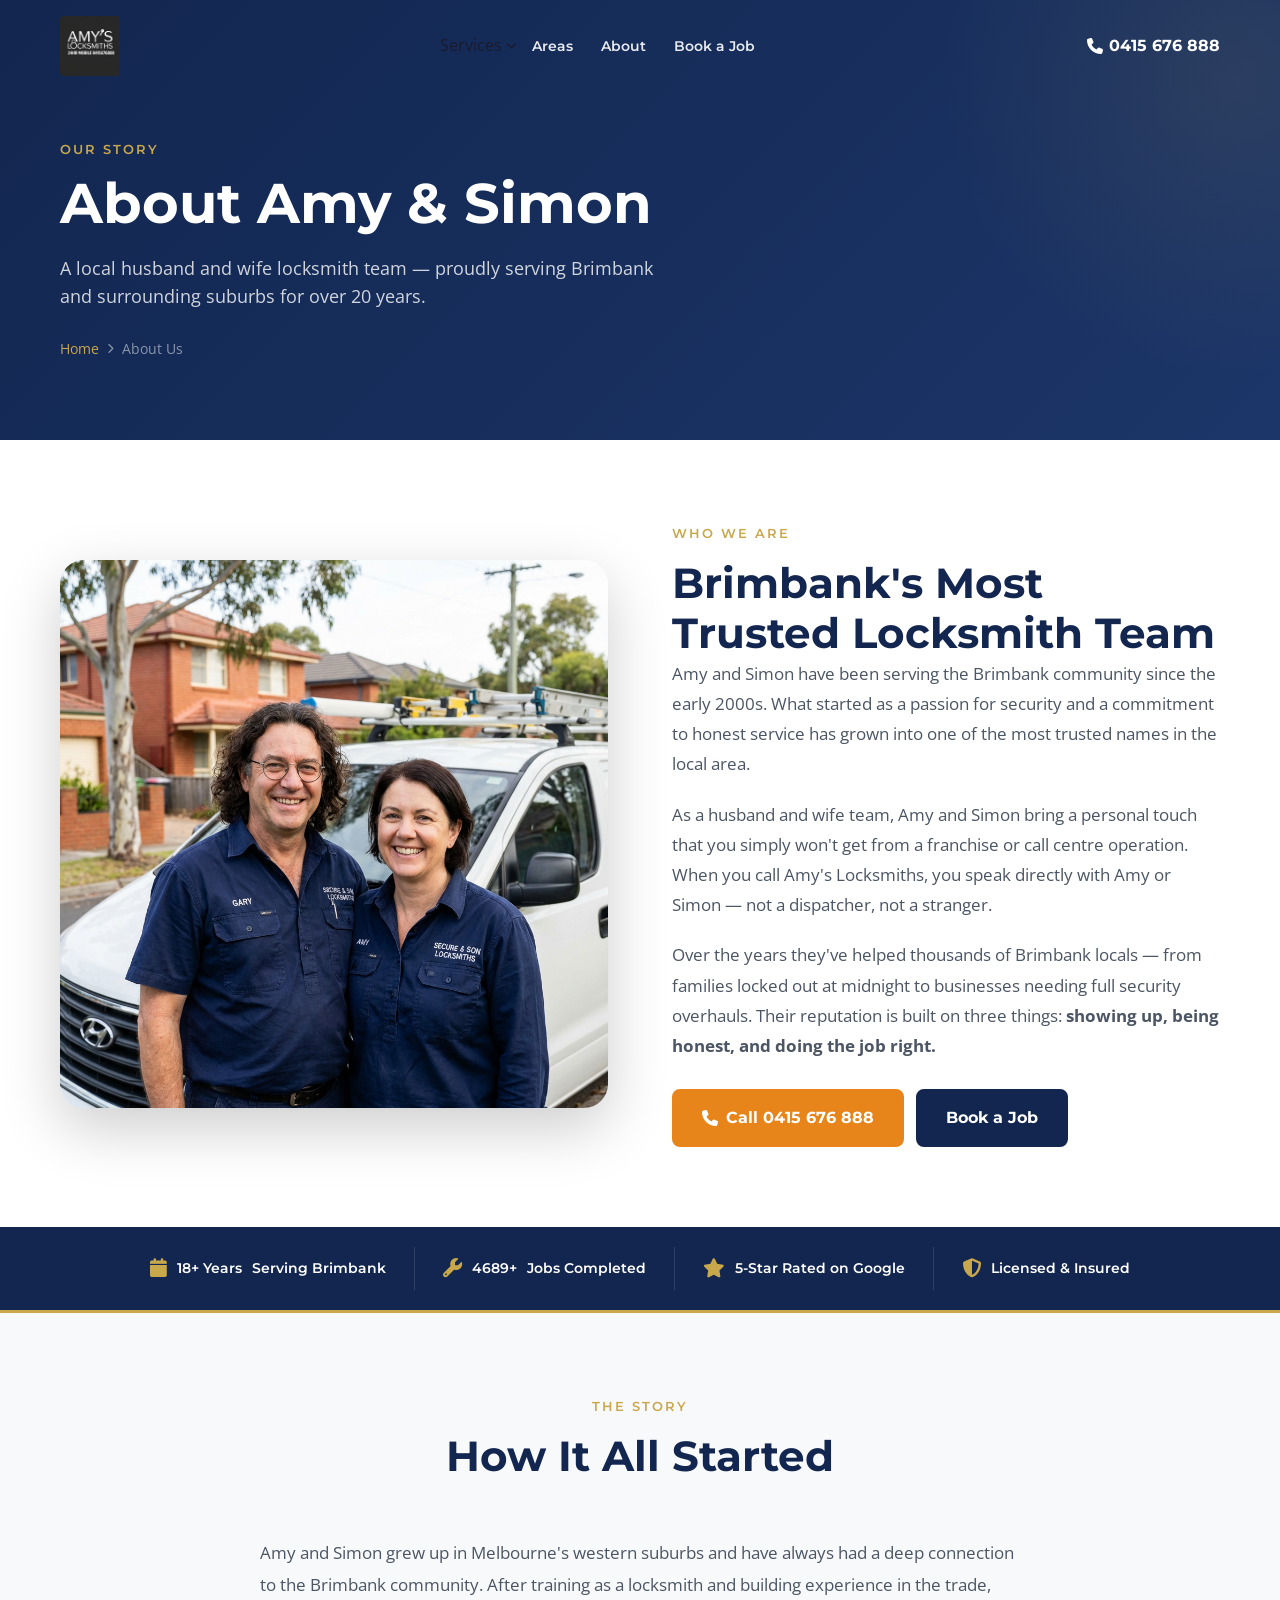
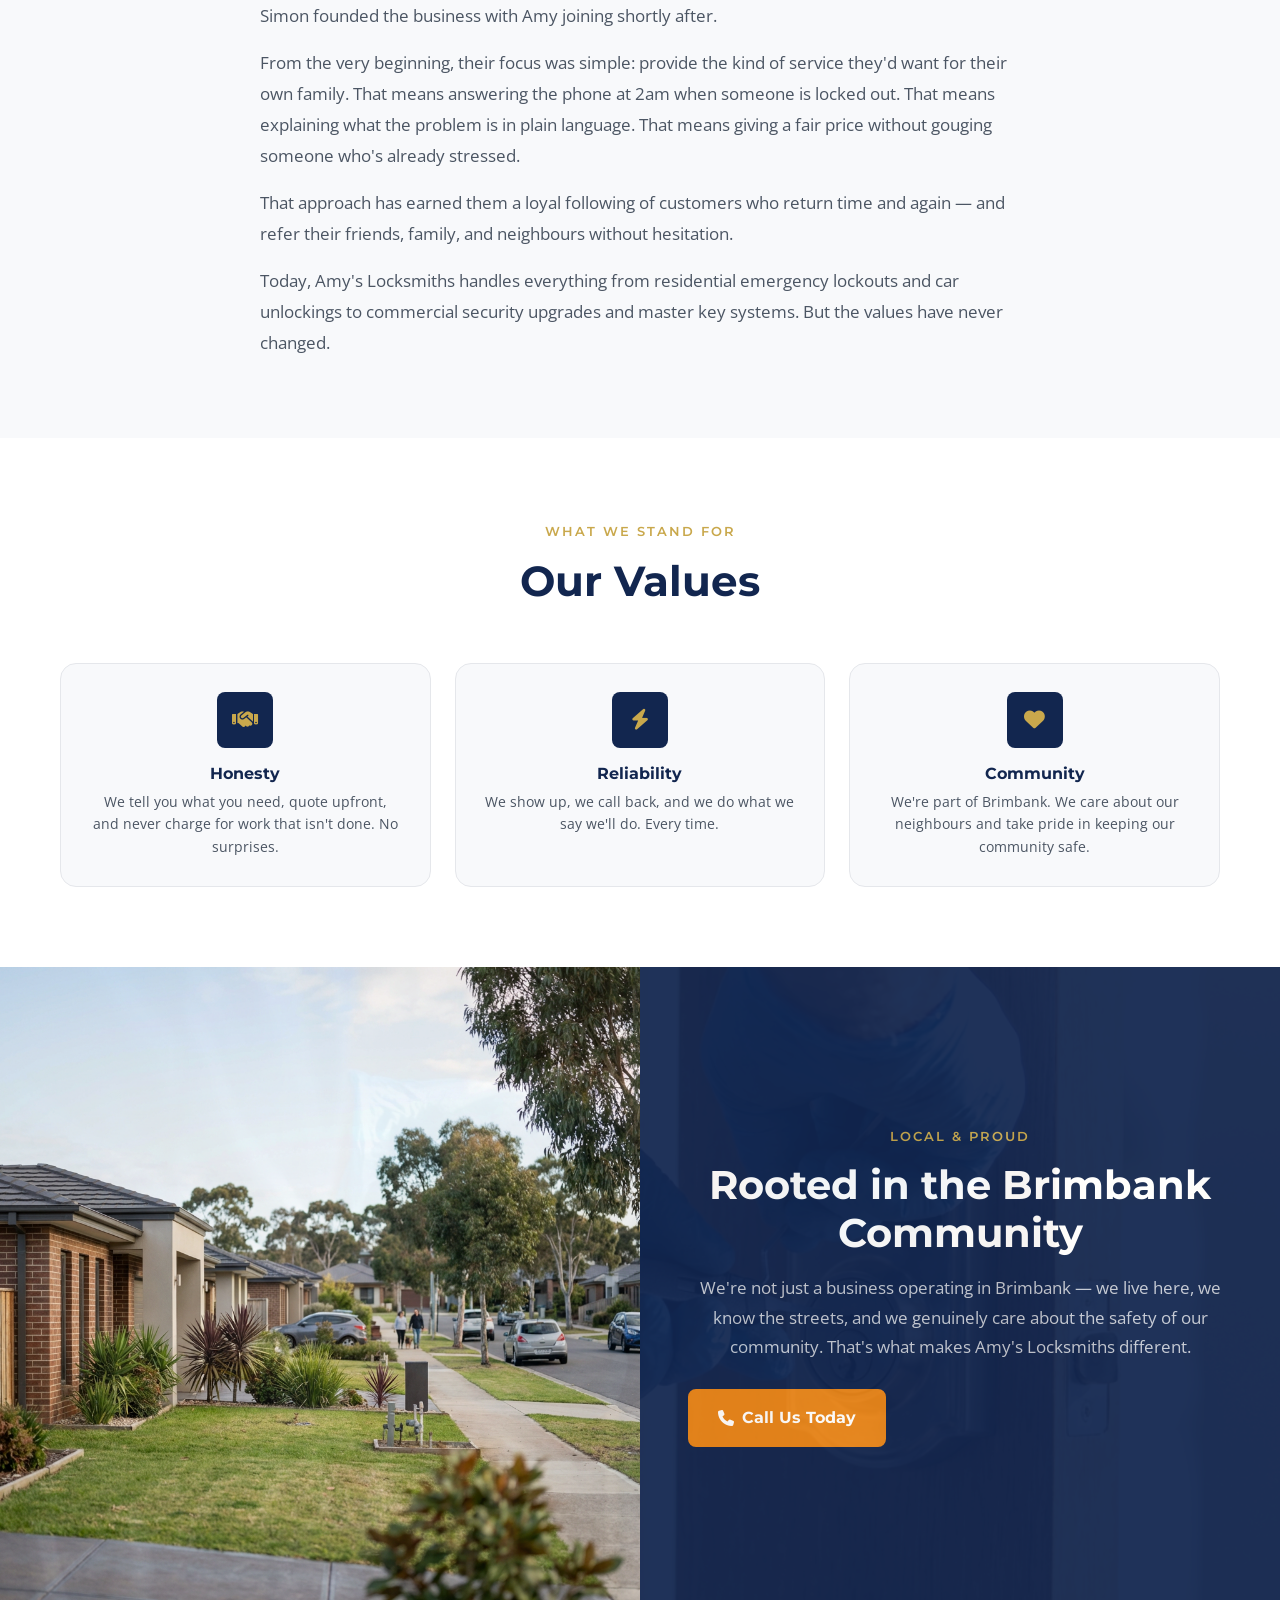
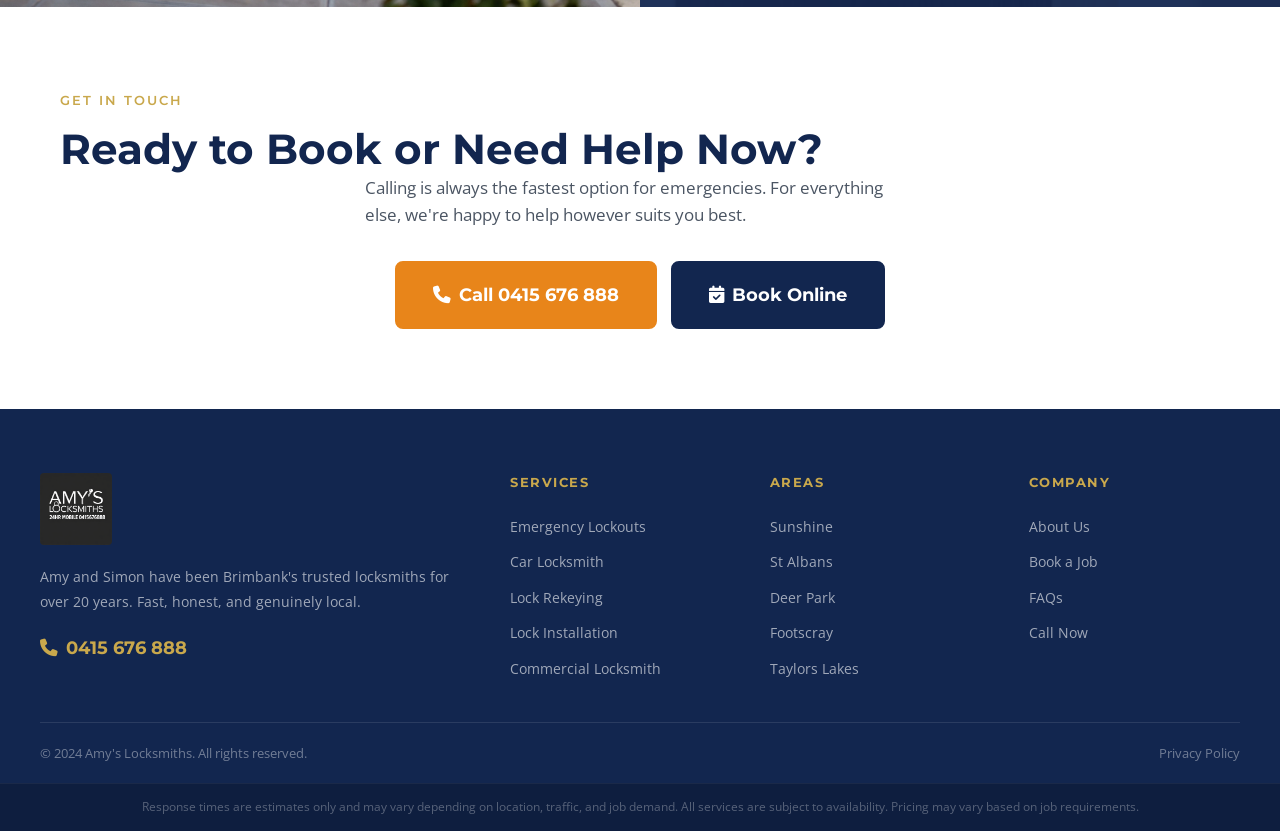
<file: about.html>
<!DOCTYPE html>
<html lang="en">
<head>
  <meta charset="UTF-8">
  <meta name="viewport" content="width=device-width, initial-scale=1.0">
  <title>About Amy &amp; Simon — Amy's Locksmiths Brimbank</title>
  <meta name="description" content="Meet Amy and Simon — Brimbank's trusted locksmiths for over 20 years. A local husband and wife team with a passion for honest, reliable service.">
  <link rel="canonical" href="https://amyslocksmith.quantummerlin.com/about.html">
  <meta property="og:title" content="About Amy &amp; Simon — Brimbank's Local Locksmiths | Amy's Locksmiths">
  <meta property="og:description" content="Meet Amy and Simon — Brimbank's trusted locksmiths for over 20 years. A local husband and wife team with a passion for honest, reliable service.">
  <meta property="og:image" content="https://amyslocksmith.quantummerlin.com/amy%26simon.png">
  <meta property="og:image:width" content="800">
  <meta property="og:image:height" content="600">
  <meta property="og:type" content="website">
  <meta property="og:url" content="https://amyslocksmith.quantummerlin.com/about.html">
  <meta property="og:locale" content="en_AU">
  <meta property="og:site_name" content="Amy's Locksmiths">
  <meta name="twitter:card" content="summary_large_image">
  <meta name="twitter:title" content="About Amy &amp; Simon — Amy's Locksmiths Brimbank">
  <meta name="twitter:description" content="Meet Amy and Simon — Brimbank's trusted locksmiths for over 20 years.">
  <meta name="twitter:image" content="https://amyslocksmith.quantummerlin.com/amy%26simon.png">
  <meta name="robots" content="index, follow">
  <script type="application/ld+json">
  {
    "@context": "https://schema.org",
    "@type": "BreadcrumbList",
    "itemListElement": [
      { "@type": "ListItem", "position": 1, "name": "Home", "item": "https://amyslocksmith.quantummerlin.com/" },
      { "@type": "ListItem", "position": 2, "name": "About", "item": "https://amyslocksmith.quantummerlin.com/about.html" }
    ]
  }
  </script>
  <link rel="preconnect" href="https://fonts.googleapis.com">
  <link rel="preconnect" href="https://fonts.gstatic.com" crossorigin>
  <link href="https://fonts.googleapis.com/css2?family=Montserrat:wght@600;700;800&family=Open+Sans:wght@400;600&display=swap" rel="stylesheet">
  <link rel="stylesheet" href="https://cdnjs.cloudflare.com/ajax/libs/font-awesome/6.5.0/css/all.min.css" media="print" onload="this.media='all'">
  <noscript><link rel="stylesheet" href="https://cdnjs.cloudflare.com/ajax/libs/font-awesome/6.5.0/css/all.min.css"></noscript>
  <link rel="stylesheet" href="css/style.css">
  <link rel="icon" type="image/png" href="logo.png">
</head>
<body>

<header class="site-header" id="siteHeader">
  <div class="container">
    <div class="header-inner">
      <a href="index.html" class="header-logo"><img src="logo.png" alt="Amy's Locksmiths"></a>
      <nav class="main-nav">
        <div class="nav-dropdown">
          <a href="index.html#services">Services <i class="fa-solid fa-chevron-down" style="font-size:.65rem"></i></a>
          <div class="dropdown-menu">
            <a href="services/emergency-locksmith.html">Emergency Lockouts</a>
            <a href="services/car-locksmith.html">Car Locksmith</a>
            <a href="services/lock-rekeying.html">Lock Rekeying</a>
            <a href="services/lock-installation.html">Lock Installation</a>
            <a href="services/commercial-locksmith.html">Commercial Locksmith</a>
          </div>
        </div>
        <a href="index.html#service-area">Areas</a>
        <a href="about.html">About</a>
        <a href="book.html">Book a Job</a>
      </nav>
      <div style="display:flex;align-items:center;gap:14px;">
        <a href="tel:0415676888" class="header-phone"><i class="fa-solid fa-phone"></i> 0415 676 888</a>
        <button class="hamburger" aria-label="Open menu"><span></span><span></span><span></span></button>
      </div>
    </div>
  </div>
</header>

<nav class="mobile-nav">
  <button class="mobile-nav-close" style="position:absolute;top:20px;right:20px;background:none;border:none;color:white;font-size:1.5rem;cursor:pointer;padding:8px;"><i class="fa-solid fa-xmark"></i></button>
  <a href="index.html">Home</a>
  <a href="services/emergency-locksmith.html">Emergency Lockouts</a>
  <a href="services/car-locksmith.html">Car Locksmith</a>
  <a href="services/lock-rekeying.html">Lock Rekeying</a>
  <a href="services/lock-installation.html">Lock Installation</a>
  <a href="services/commercial-locksmith.html">Commercial</a>
  <a href="about.html">About Us</a>
  <a href="book.html">Book a Job</a>
  <div class="mobile-nav-ctas">
    <a href="tel:0415676888" class="btn btn-primary"><i class="fa-solid fa-phone"></i> Call 0415 676 888</a>
  </div>
</nav>

<!-- PAGE HERO -->
<section class="page-hero">
  <div class="container">
    <span class="section-label">Our Story</span>
    <h1>About Amy &amp; Simon</h1>
    <p>A local husband and wife locksmith team — proudly serving Brimbank and surrounding suburbs for over 20 years.</p>
    <nav class="breadcrumb" aria-label="Breadcrumb">
      <a href="index.html">Home</a>
      <i class="fa-solid fa-chevron-right"></i>
      <span>About Us</span>
    </nav>
  </div>
</section>

<!-- ABOUT INTRO -->
<section class="section">
  <div class="container">
    <div class="about-page-intro">
      <div class="fade-in">
        <img src="amy%26simon.png" alt="Amy and Simon — Amy's Locksmiths" loading="lazy">
      </div>
      <div class="fade-in delay-2">
        <span class="section-label">Who We Are</span>
        <h2>Brimbank's Most Trusted Locksmith Team</h2>
        <p style="color:var(--dark-grey);font-size:1.05rem;line-height:1.8;margin-bottom:20px;">Amy and Simon have been serving the Brimbank community since the early 2000s. What started as a passion for security and a commitment to honest service has grown into one of the most trusted names in the local area.</p>
        <p style="color:var(--dark-grey);font-size:1.05rem;line-height:1.8;margin-bottom:20px;">As a husband and wife team, Amy and Simon bring a personal touch that you simply won't get from a franchise or call centre operation. When you call Amy's Locksmiths, you speak directly with Amy or Simon — not a dispatcher, not a stranger.</p>
        <p style="color:var(--dark-grey);font-size:1.05rem;line-height:1.8;">Over the years they've helped thousands of Brimbank locals — from families locked out at midnight to businesses needing full security overhauls. Their reputation is built on three things: <strong>showing up, being honest, and doing the job right.</strong></p>

        <div style="display:flex;gap:12px;flex-wrap:wrap;margin-top:28px;">
          <a href="tel:0415676888" class="btn btn-primary"><i class="fa-solid fa-phone"></i> Call 0415 676 888</a>
          <a href="book.html" class="btn btn-navy">Book a Job</a>
        </div>
      </div>
    </div>
  </div>
</section>

<!-- STATS STRIP -->
<div class="trust-bar">
  <div class="container">
    <div class="trust-bar-inner">
      <div class="trust-item"><i class="fa-solid fa-calendar"></i> <span data-count="20" data-suffix="+ Years">20+ Years</span> Serving Brimbank</div>
      <div class="trust-item"><i class="fa-solid fa-wrench"></i> <span data-count="5000" data-suffix="+">5000+</span> Jobs Completed</div>
      <div class="trust-item"><i class="fa-solid fa-star"></i> 5-Star Rated on Google</div>
      <div class="trust-item"><i class="fa-solid fa-shield-halved"></i> Licensed &amp; Insured</div>
    </div>
  </div>
</div>

<!-- STORY SECTION -->
<section class="section bg-light">
  <div class="container container-narrow">
    <div class="section-header fade-in">
      <span class="section-label">The Story</span>
      <h2>How It All Started</h2>
    </div>
    <div class="fade-in" style="color:var(--dark-grey);font-size:1.05rem;line-height:1.85;">
      <p>Amy and Simon grew up in Melbourne's western suburbs and have always had a deep connection to the Brimbank community. After training as a locksmith and building experience in the trade, Simon founded the business with Amy joining shortly after.</p>
      <p>From the very beginning, their focus was simple: provide the kind of service they'd want for their own family. That means answering the phone at 2am when someone is locked out. That means explaining what the problem is in plain language. That means giving a fair price without gouging someone who's already stressed.</p>
      <p>That approach has earned them a loyal following of customers who return time and again — and refer their friends, family, and neighbours without hesitation.</p>
      <p>Today, Amy's Locksmiths handles everything from residential emergency lockouts and car unlockings to commercial security upgrades and master key systems. But the values have never changed.</p>
    </div>
  </div>
</section>

<!-- VALUES -->
<section class="section">
  <div class="container">
    <div class="section-header fade-in">
      <span class="section-label">What We Stand For</span>
      <h2>Our Values</h2>
    </div>
    <div class="about-values">
      <div class="value-card fade-in delay-1">
        <div class="value-icon"><i class="fa-solid fa-handshake"></i></div>
        <h3>Honesty</h3>
        <p>We tell you what you need, quote upfront, and never charge for work that isn't done. No surprises.</p>
      </div>
      <div class="value-card fade-in delay-2">
        <div class="value-icon"><i class="fa-solid fa-bolt"></i></div>
        <h3>Reliability</h3>
        <p>We show up, we call back, and we do what we say we'll do. Every time.</p>
      </div>
      <div class="value-card fade-in delay-3">
        <div class="value-icon"><i class="fa-solid fa-heart"></i></div>
        <h3>Community</h3>
        <p>We're part of Brimbank. We care about our neighbours and take pride in keeping our community safe.</p>
      </div>
    </div>
  </div>
</section>

<!-- STREET SECTION -->
<section class="cta-banner" style="background:var(--navy);padding:0;overflow:hidden;">
  <div style="display:grid;grid-template-columns:1fr 1fr;min-height:400px;">
    <img src="street.png" alt="Brimbank suburban street" style="width:100%;height:100%;object-fit:cover;display:block;" loading="lazy">
    <div style="padding:64px 48px;display:flex;flex-direction:column;justify-content:center;">
      <span class="section-label">Local &amp; Proud</span>
      <h2 style="color:var(--white);margin-bottom:16px;">Rooted in the Brimbank Community</h2>
      <p style="color:rgba(255,255,255,.75);font-size:1.05rem;line-height:1.75;margin-bottom:28px;">We're not just a business operating in Brimbank — we live here, we know the streets, and we genuinely care about the safety of our community. That's what makes Amy's Locksmiths different.</p>
      <a href="tel:0415676888" class="btn btn-primary" style="align-self:flex-start;">
        <i class="fa-solid fa-phone"></i> Call Us Today
      </a>
    </div>
  </div>
</section>

<!-- CTA -->
<section class="section">
  <div class="container text-center">
    <div class="fade-in">
      <span class="section-label">Get in Touch</span>
      <h2>Ready to Book or Need Help Now?</h2>
      <p style="color:var(--dark-grey);max-width:550px;margin:0 auto 32px;font-size:1.05rem;">Calling is always the fastest option for emergencies. For everything else, we're happy to help however suits you best.</p>
      <div style="display:flex;gap:14px;flex-wrap:wrap;justify-content:center;">
        <a href="tel:0415676888" class="btn btn-primary btn-lg btn-pulse">
          <i class="fa-solid fa-phone"></i> Call 0415 676 888
        </a>
        <a href="book.html" class="btn btn-navy btn-lg">
          <i class="fa-solid fa-calendar-check"></i> Book Online
        </a>
      </div>
    </div>
  </div>
</section>

<footer class="site-footer">
  <div class="container footer-main">
    <div class="footer-brand">
      <img src="logo.png" alt="Amy's Locksmiths">
      <p>Amy and Simon have been Brimbank's trusted locksmiths for over 20 years. Fast, honest, and genuinely local.</p>
      <a href="tel:0415676888" class="footer-brand-phone"><i class="fa-solid fa-phone"></i> 0415 676 888</a>
    </div>
    <div>
      <div class="footer-heading">Services</div>
      <ul class="footer-links">
        <li><a href="services/emergency-locksmith.html">Emergency Lockouts</a></li>
        <li><a href="services/car-locksmith.html">Car Locksmith</a></li>
        <li><a href="services/lock-rekeying.html">Lock Rekeying</a></li>
        <li><a href="services/lock-installation.html">Lock Installation</a></li>
        <li><a href="services/commercial-locksmith.html">Commercial Locksmith</a></li>
      </ul>
    </div>
    <div>
      <div class="footer-heading">Areas</div>
      <ul class="footer-links">
        <li><a href="locations/sunshine.html">Sunshine</a></li>
        <li><a href="locations/st-albans.html">St Albans</a></li>
        <li><a href="locations/deer-park.html">Deer Park</a></li>
        <li><a href="locations/footscray.html">Footscray</a></li>
        <li><a href="locations/taylors-lakes.html">Taylors Lakes</a></li>
      </ul>
    </div>
    <div>
      <div class="footer-heading">Company</div>
      <ul class="footer-links">
        <li><a href="about.html">About Us</a></li>
        <li><a href="book.html">Book a Job</a></li>
        <li><a href="index.html#faq">FAQs</a></li>
        <li><a href="tel:0415676888">Call Now</a></li>
      </ul>
    </div>
  </div>
  <div class="container footer-bottom">
    <div class="footer-bottom-left">
      <p>&copy; 2024 Amy's Locksmiths. All rights reserved.</p>
    </div>
    <div class="footer-bottom-links">
      <a href="#">Privacy Policy</a>
    </div>
  </div>
  <div class="footer-disclaimer">
    <div class="container">
      <p>Response times are estimates only and may vary depending on location, traffic, and job demand. All services are subject to availability. Pricing may vary based on job requirements.</p>
    </div>
  </div>
</footer>

<div class="sticky-call-bar">
  <a href="tel:0415676888"><i class="fa-solid fa-phone"></i> Call Amy Now — 0415 676 888</a>
</div>

<script src="js/main.js"></script>
</body>
</html>
</file>
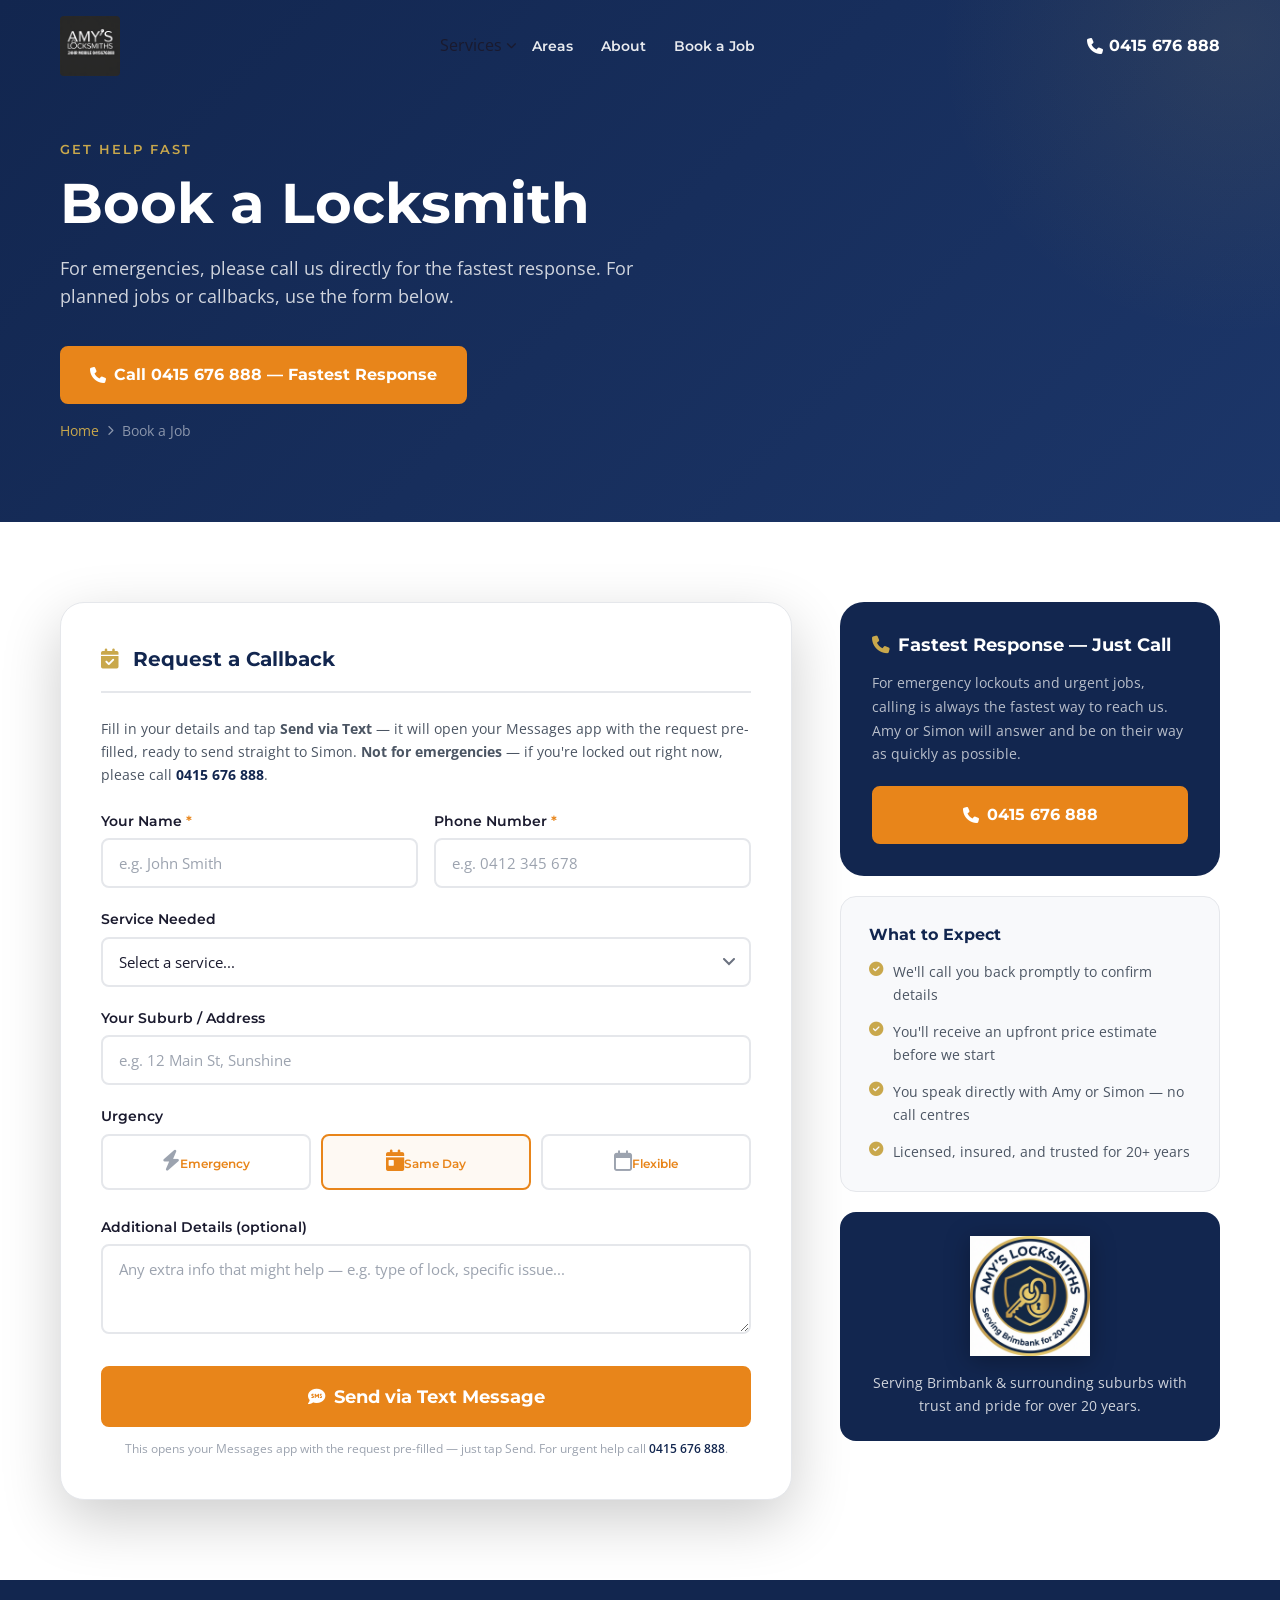
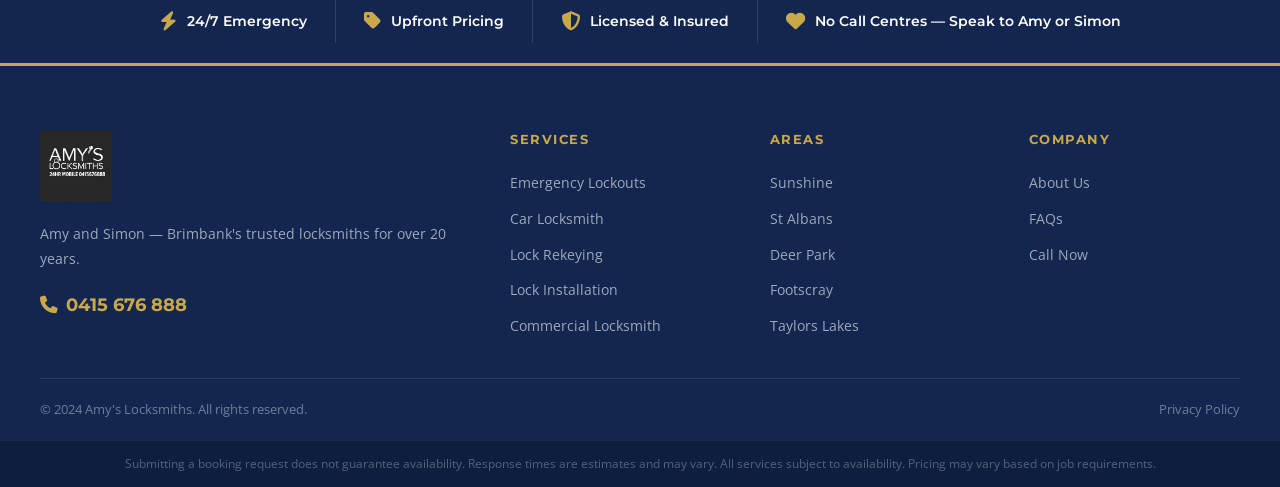
<file: book.html>
<!DOCTYPE html>
<html lang="en">
<head>
  <meta charset="UTF-8">
  <meta name="viewport" content="width=device-width, initial-scale=1.0">
  <title>Book a Locksmith — Amy's Locksmiths Brimbank | 0415 676 888</title>
  <meta name="description" content="Book Amy's Locksmiths for emergency lockouts, lock rekeying, car unlocking and more across Brimbank and surrounds. Call 0415 676 888 or request a callback.">
  <link rel="canonical" href="https://amyslocksmith.quantummerlin.com/book.html">
  <meta property="og:title" content="Book a Locksmith | Amy's Locksmiths Brimbank — 0415 676 888">
  <meta property="og:description" content="Book Amy's Locksmiths for emergency lockouts, lock rekeying, car unlocking and more across Brimbank and surrounds. Call 0415 676 888 or request a callback.">
  <meta property="og:image" content="https://amyslocksmith.quantummerlin.com/amy%26simon.png">
  <meta property="og:image:width" content="800">
  <meta property="og:image:height" content="600">
  <meta property="og:type" content="website">
  <meta property="og:url" content="https://amyslocksmith.quantummerlin.com/book.html">
  <meta property="og:locale" content="en_AU">
  <meta property="og:site_name" content="Amy's Locksmiths">
  <meta name="twitter:card" content="summary_large_image">
  <meta name="twitter:title" content="Book a Locksmith — Amy's Locksmiths Brimbank">
  <meta name="twitter:description" content="Request a booking or callback from Amy's Locksmiths. Available 24/7 across Brimbank.">
  <meta name="twitter:image" content="https://amyslocksmith.quantummerlin.com/amy%26simon.png">
  <meta name="robots" content="index, follow">
  <script type="application/ld+json">
  {
    "@context": "https://schema.org",
    "@type": "BreadcrumbList",
    "itemListElement": [
      { "@type": "ListItem", "position": 1, "name": "Home", "item": "https://amyslocksmith.quantummerlin.com/" },
      { "@type": "ListItem", "position": 2, "name": "Book a Job", "item": "https://amyslocksmith.quantummerlin.com/book.html" }
    ]
  }
  </script>
  <link rel="preconnect" href="https://fonts.googleapis.com">
  <link rel="preconnect" href="https://fonts.gstatic.com" crossorigin>
  <link href="https://fonts.googleapis.com/css2?family=Montserrat:wght@600;700;800&family=Open+Sans:wght@400;600&display=swap" rel="stylesheet">
  <link rel="stylesheet" href="https://cdnjs.cloudflare.com/ajax/libs/font-awesome/6.5.0/css/all.min.css" media="print" onload="this.media='all'">
  <noscript><link rel="stylesheet" href="https://cdnjs.cloudflare.com/ajax/libs/font-awesome/6.5.0/css/all.min.css"></noscript>
  <link rel="stylesheet" href="css/style.css">
  <link rel="icon" type="image/png" href="logo.png">
</head>
<body>

<header class="site-header" id="siteHeader">
  <div class="container">
    <div class="header-inner">
      <a href="index.html" class="header-logo"><img src="logo.png" alt="Amy's Locksmiths"></a>
      <nav class="main-nav">
        <div class="nav-dropdown">
          <a href="index.html#services">Services <i class="fa-solid fa-chevron-down" style="font-size:.65rem"></i></a>
          <div class="dropdown-menu">
            <a href="services/emergency-locksmith.html">Emergency Lockouts</a>
            <a href="services/car-locksmith.html">Car Locksmith</a>
            <a href="services/lock-rekeying.html">Lock Rekeying</a>
            <a href="services/lock-installation.html">Lock Installation</a>
            <a href="services/commercial-locksmith.html">Commercial Locksmith</a>
          </div>
        </div>
        <a href="index.html#service-area">Areas</a>
        <a href="about.html">About</a>
        <a href="book.html">Book a Job</a>
      </nav>
      <div style="display:flex;align-items:center;gap:14px;">
        <a href="tel:0415676888" class="header-phone"><i class="fa-solid fa-phone"></i> 0415 676 888</a>
        <button class="hamburger" aria-label="Open menu"><span></span><span></span><span></span></button>
      </div>
    </div>
  </div>
</header>

<nav class="mobile-nav">
  <button class="mobile-nav-close" style="position:absolute;top:20px;right:20px;background:none;border:none;color:white;font-size:1.5rem;cursor:pointer;padding:8px;"><i class="fa-solid fa-xmark"></i></button>
  <a href="index.html">Home</a>
  <a href="services/emergency-locksmith.html">Emergency Lockouts</a>
  <a href="services/car-locksmith.html">Car Locksmith</a>
  <a href="services/lock-rekeying.html">Lock Rekeying</a>
  <a href="about.html">About Us</a>
  <a href="book.html">Book a Job</a>
  <div class="mobile-nav-ctas">
    <a href="tel:0415676888" class="btn btn-primary"><i class="fa-solid fa-phone"></i> Call 0415 676 888</a>
  </div>
</nav>

<!-- PAGE HERO -->
<section class="page-hero">
  <div class="container">
    <span class="section-label">Get Help Fast</span>
    <h1>Book a Locksmith</h1>
    <p>For emergencies, please call us directly for the fastest response. For planned jobs or callbacks, use the form below.</p>
    <a href="tel:0415676888" class="btn btn-primary btn-pulse" style="margin-top:8px;">
      <i class="fa-solid fa-phone"></i> Call 0415 676 888 — Fastest Response
    </a>
    <nav class="breadcrumb" aria-label="Breadcrumb">
      <a href="index.html">Home</a>
      <i class="fa-solid fa-chevron-right"></i>
      <span>Book a Job</span>
    </nav>
  </div>
</section>

<!-- BOOK CONTENT -->
<section class="section">
  <div class="container">
    <div class="book-page-grid">
      <!-- FORM -->
      <div class="fade-in">
        <div class="booking-form-wrap">
          <div class="form-title">
            <i class="fa-solid fa-calendar-check" style="color:var(--gold);margin-right:8px;"></i>
            Request a Callback
          </div>
          <p style="color:var(--dark-grey);font-size:.9rem;margin-bottom:24px;">Fill in your details and tap <strong>Send via Text</strong> — it will open your Messages app with the request pre-filled, ready to send straight to Simon. <strong>Not for emergencies</strong> — if you're locked out right now, please call <a href="tel:0415676888" style="color:var(--navy);font-weight:700;">0415 676 888</a>.</p>

          <form id="bookingForm" novalidate>
            <div class="form-row">
              <div class="form-group">
                <label>Your Name <span>*</span></label>
                <input type="text" name="name" class="form-control" placeholder="e.g. John Smith" required autocomplete="name">
              </div>
              <div class="form-group">
                <label>Phone Number <span>*</span></label>
                <input type="tel" name="phone" class="form-control" placeholder="e.g. 0412 345 678" required autocomplete="tel">
              </div>
            </div>

            <div class="form-group">
              <label>Service Needed</label>
              <select name="service" class="form-control">
                <option value="">Select a service...</option>
                <option>Emergency Lockout — Home</option>
                <option>Emergency Lockout — Business</option>
                <option>Car Locksmith / Keys in Car</option>
                <option>Lock Rekeying</option>
                <option>Lock Installation</option>
                <option>Lock Repair</option>
                <option>Commercial Locksmith</option>
                <option>Security Upgrade / Consultation</option>
                <option>Other — I'll describe below</option>
              </select>
            </div>

            <div class="form-group">
              <label>Your Suburb / Address</label>
              <input type="text" name="suburb" class="form-control" placeholder="e.g. 12 Main St, Sunshine" autocomplete="street-address">
            </div>

            <div class="form-group">
              <label>Urgency</label>
              <div class="urgency-options">
                <div class="urgency-option">
                  <input type="radio" name="urgency" id="urg-e" value="Emergency">
                  <label class="urgency-label" for="urg-e">
                    <i class="fa-solid fa-bolt"></i><span>Emergency</span>
                  </label>
                </div>
                <div class="urgency-option">
                  <input type="radio" name="urgency" id="urg-t" value="Same Day" checked>
                  <label class="urgency-label" for="urg-t">
                    <i class="fa-solid fa-calendar-day"></i><span>Same Day</span>
                  </label>
                </div>
                <div class="urgency-option">
                  <input type="radio" name="urgency" id="urg-f" value="Flexible">
                  <label class="urgency-label" for="urg-f">
                    <i class="fa-regular fa-calendar"></i><span>Flexible</span>
                  </label>
                </div>
              </div>
            </div>

            <div class="form-group">
              <label>Additional Details (optional)</label>
              <textarea name="details" class="form-control" rows="3" placeholder="Any extra info that might help — e.g. type of lock, specific issue..."></textarea>
            </div>

            <button type="submit" class="btn btn-primary btn-lg" style="width:100%;justify-content:center;margin-top:4px;">
              <i class="fa-solid fa-comment-sms"></i> Send via Text Message
            </button>

            <p class="form-note">
              This opens your Messages app with the request pre-filled — just tap Send. For urgent help call <a href="tel:0415676888" style="color:var(--navy);font-weight:600;">0415 676 888</a>.
            </p>
          </form>
        </div>
      </div>

      <!-- SIDEBAR -->
      <div class="book-sidebar fade-in delay-2">
        <div class="book-sidebar-box">
          <h3><i class="fa-solid fa-phone" style="color:var(--gold);margin-right:8px;"></i>Fastest Response — Just Call</h3>
          <p>For emergency lockouts and urgent jobs, calling is always the fastest way to reach us. Amy or Simon will answer and be on their way as quickly as possible.</p>
          <a href="tel:0415676888" class="btn btn-primary btn-pulse">
            <i class="fa-solid fa-phone"></i> 0415 676 888
          </a>
        </div>

        <div style="background:var(--off-white);border-radius:var(--r-lg);padding:28px;border:1px solid var(--border);margin-bottom:20px;">
          <h3 style="font-size:1rem;margin-bottom:16px;color:var(--navy);">What to Expect</h3>
          <ul style="display:flex;flex-direction:column;gap:14px;">
            <li style="display:flex;align-items:flex-start;gap:10px;font-size:.9rem;color:var(--dark-grey);">
              <i class="fa-solid fa-check-circle" style="color:var(--gold);margin-top:2px;flex-shrink:0;"></i>
              <span>We'll call you back promptly to confirm details</span>
            </li>
            <li style="display:flex;align-items:flex-start;gap:10px;font-size:.9rem;color:var(--dark-grey);">
              <i class="fa-solid fa-check-circle" style="color:var(--gold);margin-top:2px;flex-shrink:0;"></i>
              <span>You'll receive an upfront price estimate before we start</span>
            </li>
            <li style="display:flex;align-items:flex-start;gap:10px;font-size:.9rem;color:var(--dark-grey);">
              <i class="fa-solid fa-check-circle" style="color:var(--gold);margin-top:2px;flex-shrink:0;"></i>
              <span>You speak directly with Amy or Simon — no call centres</span>
            </li>
            <li style="display:flex;align-items:flex-start;gap:10px;font-size:.9rem;color:var(--dark-grey);">
              <i class="fa-solid fa-check-circle" style="color:var(--gold);margin-top:2px;flex-shrink:0;"></i>
              <span>Licensed, insured, and trusted for 20+ years</span>
            </li>
          </ul>
        </div>

        <div style="background:var(--navy);border-radius:var(--r-lg);padding:24px;text-align:center;">
          <img src="29b365a9-ba44-4bcd-b54b-971d1e913e46_0.png" alt="Amy's Locksmiths badge" style="width:120px;height:120px;object-fit:contain;margin:0 auto 16px;filter:drop-shadow(0 4px 12px rgba(0,0,0,.3));" loading="lazy">
          <p style="color:rgba(255,255,255,.8);font-size:.875rem;margin:0;line-height:1.6;">Serving Brimbank &amp; surrounding suburbs with trust and pride for over 20 years.</p>
        </div>
      </div>
    </div>
  </div>
</section>

<!-- TRUST STRIP -->
<div class="trust-bar">
  <div class="container">
    <div class="trust-bar-inner">
      <div class="trust-item"><i class="fa-solid fa-bolt"></i> 24/7 Emergency</div>
      <div class="trust-item"><i class="fa-solid fa-tag"></i> Upfront Pricing</div>
      <div class="trust-item"><i class="fa-solid fa-shield-halved"></i> Licensed &amp; Insured</div>
      <div class="trust-item"><i class="fa-solid fa-heart"></i> No Call Centres — Speak to Amy or Simon</div>
    </div>
  </div>
</div>

<footer class="site-footer">
  <div class="container footer-main">
    <div class="footer-brand">
      <img src="logo.png" alt="Amy's Locksmiths">
      <p>Amy and Simon — Brimbank's trusted locksmiths for over 20 years.</p>
      <a href="tel:0415676888" class="footer-brand-phone"><i class="fa-solid fa-phone"></i> 0415 676 888</a>
    </div>
    <div>
      <div class="footer-heading">Services</div>
      <ul class="footer-links">
        <li><a href="services/emergency-locksmith.html">Emergency Lockouts</a></li>
        <li><a href="services/car-locksmith.html">Car Locksmith</a></li>
        <li><a href="services/lock-rekeying.html">Lock Rekeying</a></li>
        <li><a href="services/lock-installation.html">Lock Installation</a></li>
        <li><a href="services/commercial-locksmith.html">Commercial Locksmith</a></li>
      </ul>
    </div>
    <div>
      <div class="footer-heading">Areas</div>
      <ul class="footer-links">
        <li><a href="locations/sunshine.html">Sunshine</a></li>
        <li><a href="locations/st-albans.html">St Albans</a></li>
        <li><a href="locations/deer-park.html">Deer Park</a></li>
        <li><a href="locations/footscray.html">Footscray</a></li>
        <li><a href="locations/taylors-lakes.html">Taylors Lakes</a></li>
      </ul>
    </div>
    <div>
      <div class="footer-heading">Company</div>
      <ul class="footer-links">
        <li><a href="about.html">About Us</a></li>
        <li><a href="index.html#faq">FAQs</a></li>
        <li><a href="tel:0415676888">Call Now</a></li>
      </ul>
    </div>
  </div>
  <div class="container footer-bottom">
    <div class="footer-bottom-left"><p>&copy; 2024 Amy's Locksmiths. All rights reserved.</p></div>
    <div class="footer-bottom-links"><a href="#">Privacy Policy</a></div>
  </div>
  <div class="footer-disclaimer">
    <div class="container">
      <p>Submitting a booking request does not guarantee availability. Response times are estimates and may vary. All services subject to availability. Pricing may vary based on job requirements.</p>
    </div>
  </div>
</footer>

<div class="sticky-call-bar">
  <a href="tel:0415676888"><i class="fa-solid fa-phone"></i> Call Amy Now — 0415 676 888</a>
</div>

<script src="js/main.js"></script>
</body>
</html>
</file>
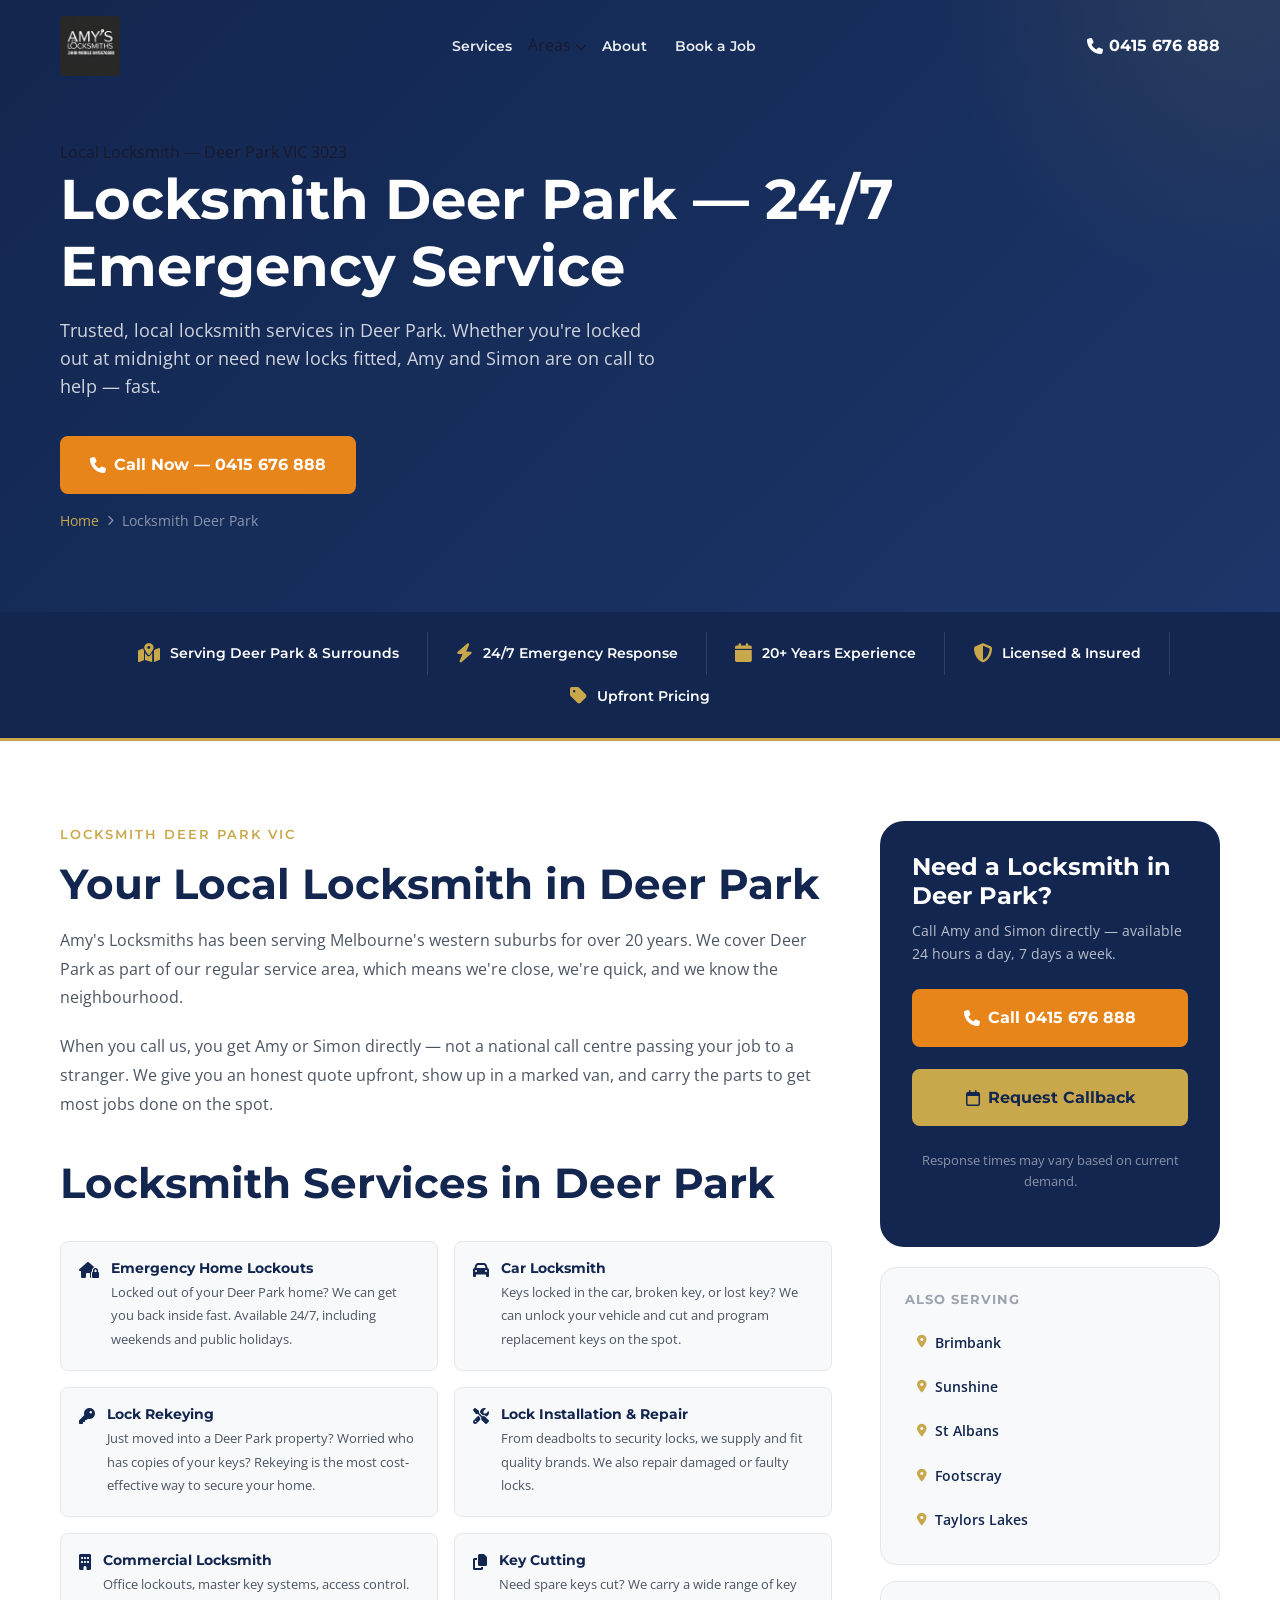
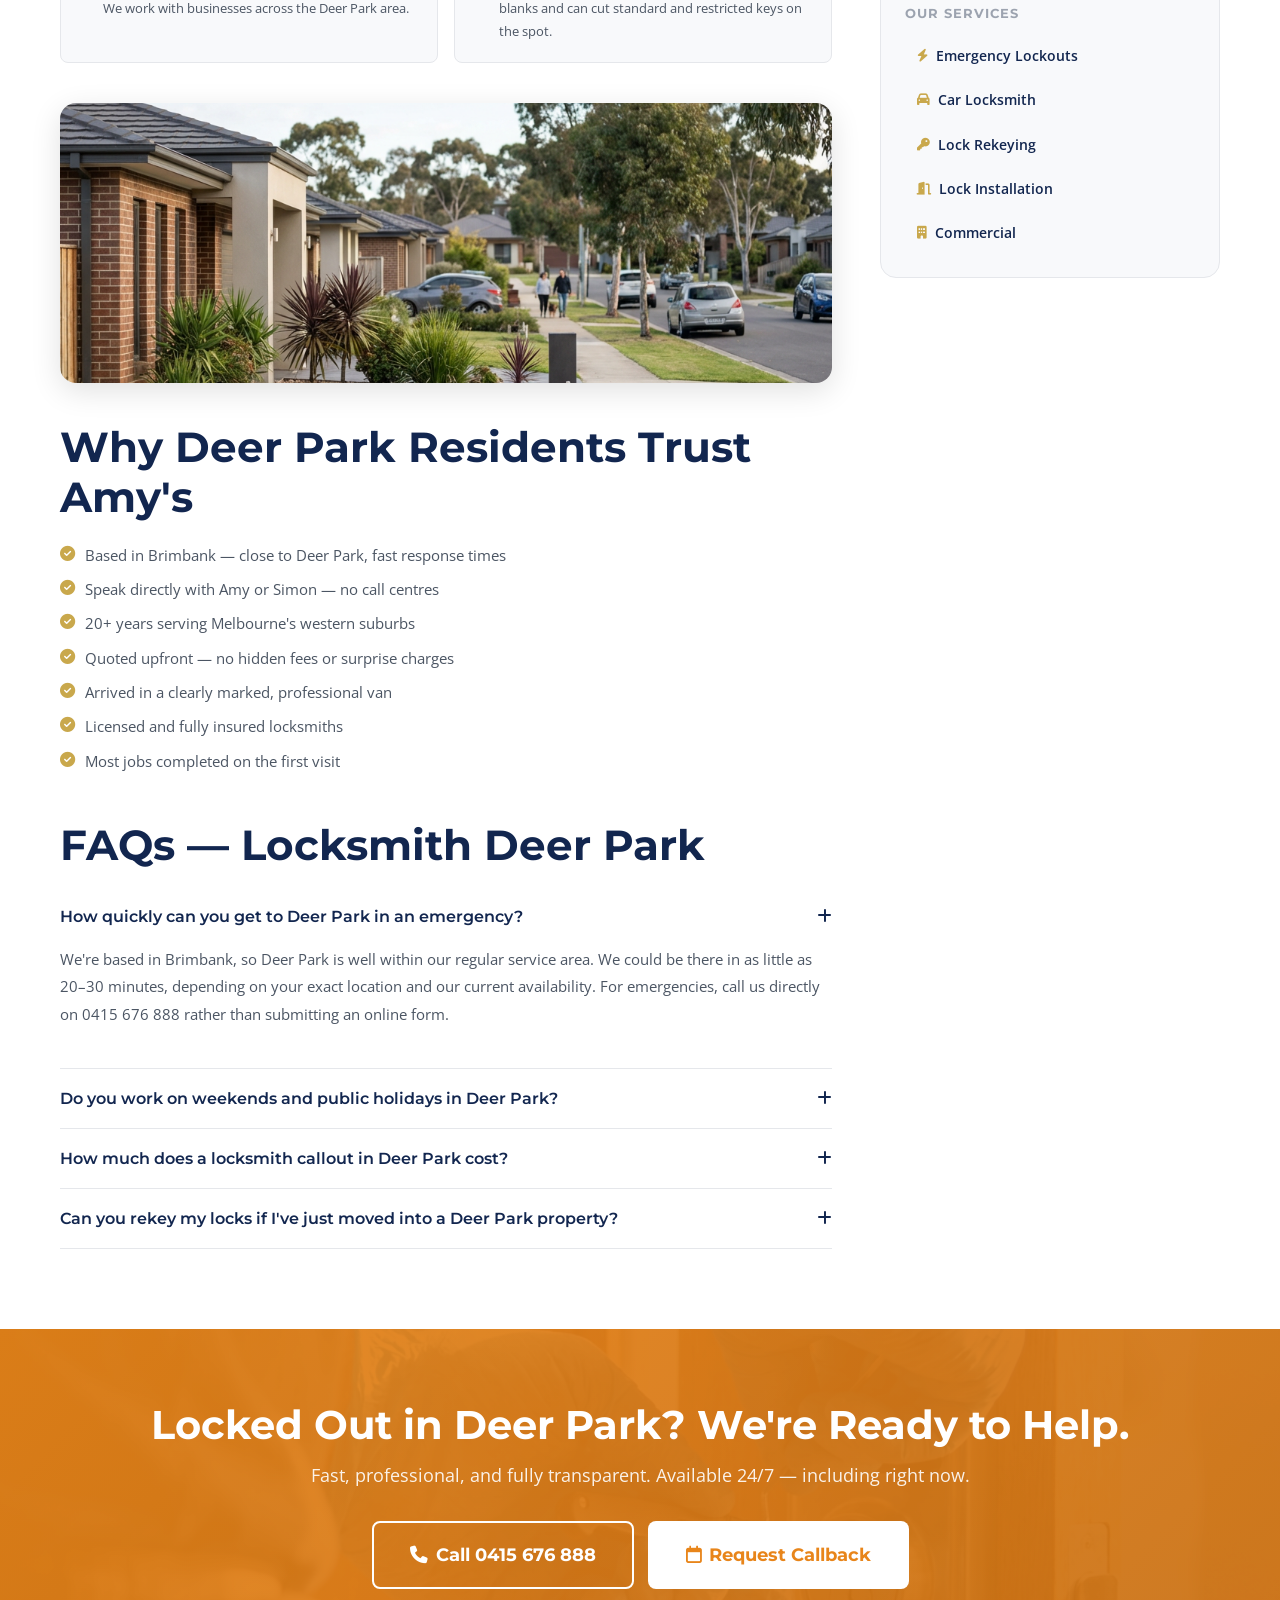
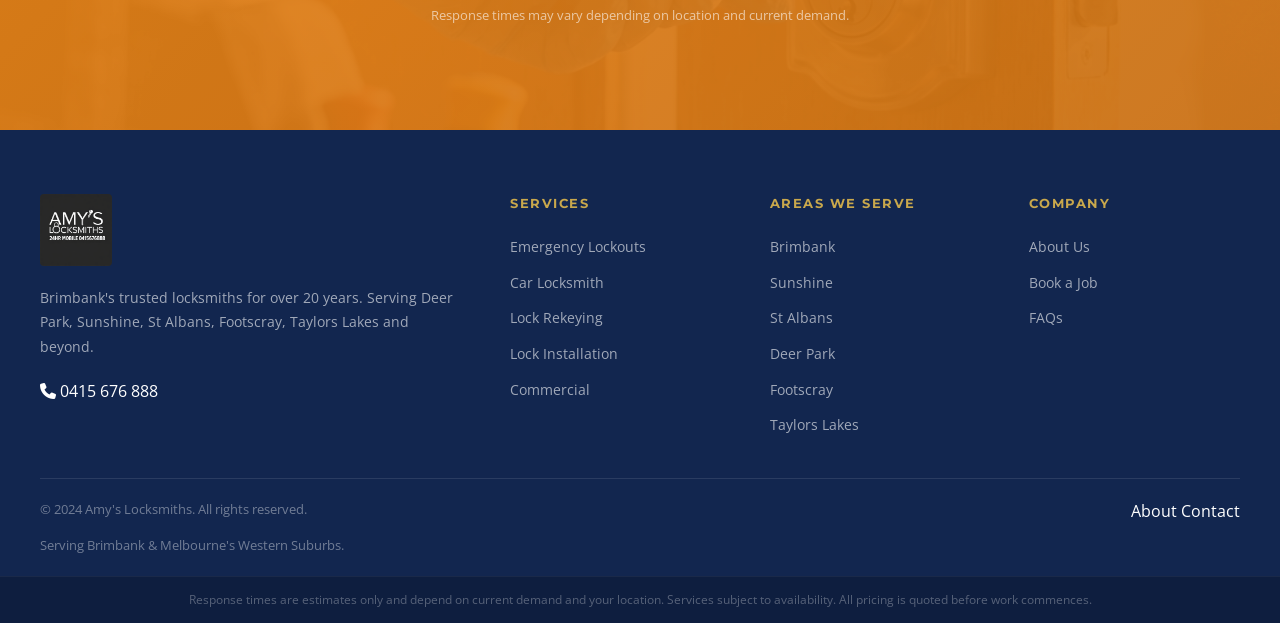
<file: locations/deer-park.html>
<!DOCTYPE html>
<html lang="en">
<head>
  <meta charset="UTF-8">
  <meta name="viewport" content="width=device-width, initial-scale=1.0">
  <title>Locksmith Deer Park VIC — 24/7 Emergency Service | Amy's Locksmiths</title>
  <meta name="description" content="Local locksmith in Deer Park, VIC. Amy and Simon serve Deer Park with fast emergency lockouts, car locksmith, lock rekeying and installation. Call 0415 676 888 — available 24/7.">
  <meta name="keywords" content="locksmith deer park, emergency locksmith deer park, locksmith deer park vic, car locksmith deer park">
  <link rel="canonical" href="https://amyslocksmith.quantummerlin.com/locations/deer-park.html">
  <meta property="og:title" content="Locksmith Deer Park VIC — 24/7 | Amy's Locksmiths">
  <meta property="og:description" content="Local locksmith in Deer Park, VIC. Fast emergency lockouts, car locksmith, lock rekeying and installation. Amy and Simon — 20+ years. Call 0415 676 888.">
  <meta property="og:image" content="https://amyslocksmith.quantummerlin.com/street.png">
  <meta property="og:image:width" content="1200">
  <meta property="og:image:height" content="630">
  <meta property="og:type" content="website">
  <meta property="og:url" content="https://amyslocksmith.quantummerlin.com/locations/deer-park.html">
  <meta property="og:locale" content="en_AU">
  <meta property="og:site_name" content="Amy's Locksmiths">
  <meta name="twitter:card" content="summary_large_image">
  <meta name="twitter:title" content="Locksmith Deer Park VIC — 24/7 | Amy's Locksmiths">
  <meta name="twitter:description" content="Fast, trusted locksmith in Deer Park. Call 0415 676 888 any time.">
  <meta name="twitter:image" content="https://amyslocksmith.quantummerlin.com/street.png">
  <meta name="robots" content="index, follow">
  <script type="application/ld+json">
  {
    "@context": "https://schema.org",
    "@type": "Locksmith",
    "name": "Amy's Locksmiths — Deer Park",
    "telephone": "+61415676888",
    "url": "https://amyslocksmith.quantummerlin.com/locations/deer-park.html",
    "image": "https://amyslocksmith.quantummerlin.com/logo.png",
    "address": { "@type": "PostalAddress", "addressLocality": "Deer Park", "addressRegion": "VIC", "postalCode": "3023", "addressCountry": "AU" },
    "geo": { "@type": "GeoCoordinates", "latitude": -37.7711, "longitude": 144.7764 },
    "areaServed": "Deer Park VIC 3023",
    "openingHoursSpecification": { "@type": "OpeningHoursSpecification", "dayOfWeek": ["Monday","Tuesday","Wednesday","Thursday","Friday","Saturday","Sunday"], "opens": "00:00", "closes": "23:59" },
    "aggregateRating": { "@type": "AggregateRating", "ratingValue": "5.0", "reviewCount": "108", "bestRating": "5" },
    "priceRange": "$$"
  }
  </script>
  <script type="application/ld+json">
  {
    "@context": "https://schema.org",
    "@type": "BreadcrumbList",
    "itemListElement": [
      { "@type": "ListItem", "position": 1, "name": "Home", "item": "https://amyslocksmith.quantummerlin.com/" },
      { "@type": "ListItem", "position": 2, "name": "Locksmith Deer Park", "item": "https://amyslocksmith.quantummerlin.com/locations/deer-park.html" }
    ]
  }
  </script>
  <script type="application/ld+json">
  {
    "@context": "https://schema.org",
    "@type": "FAQPage",
    "mainEntity": [
      { "@type": "Question", "name": "How quickly can you get to Deer Park in an emergency?", "acceptedAnswer": { "@type": "Answer", "text": "We're based in Brimbank, so Deer Park is well within our regular service area. We could be there in as little as 20–30 minutes, depending on your exact location and current availability." } },
      { "@type": "Question", "name": "Do you work on weekends and public holidays in Deer Park?", "acceptedAnswer": { "@type": "Answer", "text": "Yes — we operate 24 hours a day, 7 days a week, including weekends and all public holidays." } },
      { "@type": "Question", "name": "How much does a locksmith callout in Deer Park cost?", "acceptedAnswer": { "@type": "Answer", "text": "We always quote before starting work. Pricing depends on the job type, time of day, and hardware required. Call us on 0415 676 888 and we can often give you a rough estimate over the phone." } },
      { "@type": "Question", "name": "Can you rekey my locks if I've just moved into a Deer Park property?", "acceptedAnswer": { "@type": "Answer", "text": "Absolutely. Rekeying after moving in is one of the most popular services we provide. It's more affordable than replacing locks and means previous copies of the old keys become useless." } }
    ]
  }
  </script>
  <link rel="preconnect" href="https://fonts.googleapis.com">
  <link rel="preconnect" href="https://fonts.gstatic.com" crossorigin>
  <link href="https://fonts.googleapis.com/css2?family=Montserrat:wght@600;700;800&family=Open+Sans:wght@400;600&display=swap" rel="stylesheet">
  <link rel="stylesheet" href="https://cdnjs.cloudflare.com/ajax/libs/font-awesome/6.5.0/css/all.min.css" media="print" onload="this.media='all'">
  <noscript><link rel="stylesheet" href="https://cdnjs.cloudflare.com/ajax/libs/font-awesome/6.5.0/css/all.min.css"></noscript>
  <link rel="stylesheet" href="../css/style.css">
  <link rel="icon" type="image/png" href="../logo.png">
</head>
<body>

<!-- ========== HEADER ========== -->
<header class="site-header transparent" id="siteHeader">
  <div class="container">
    <div class="header-inner">
      <a href="../index.html" class="header-logo">
        <img src="../logo.png" alt="Amy's Locksmiths — Home">
      </a>
      <nav class="main-nav">
        <a href="../index.html#services">Services</a>
        <div class="dropdown">
          <a href="../index.html#service-area">Areas <i class="fa-solid fa-chevron-down" style="font-size:0.7rem;"></i></a>
          <div class="dropdown-menu">
            <a href="sunshine.html">Sunshine</a>
            <a href="st-albans.html">St Albans</a>
            <a href="deer-park.html">Deer Park</a>
            <a href="footscray.html">Footscray</a>
            <a href="taylors-lakes.html">Taylors Lakes</a>
          </div>
        </div>
        <a href="../about.html">About</a>
        <a href="../book.html">Book a Job</a>
      </nav>
      <div class="header-cta">
        <a href="tel:0415676888" class="header-phone">
          <i class="fa-solid fa-phone"></i> 0415 676 888
        </a>
        <button class="hamburger" aria-label="Open menu" aria-expanded="false">
          <span></span><span></span><span></span>
        </button>
      </div>
    </div>
  </div>
</header>

<!-- ========== MOBILE NAV ========== -->
<nav class="mobile-nav" aria-label="Mobile navigation">
  <button class="mobile-nav-close" style="position:absolute;top:24px;right:24px;background:none;border:none;color:white;font-size:1.6rem;cursor:pointer;" aria-label="Close menu">
    <i class="fa-solid fa-xmark"></i>
  </button>
  <a href="../index.html">Home</a>
  <a href="../services/emergency-locksmith.html">Emergency Lockouts</a>
  <a href="../services/car-locksmith.html">Car Locksmith</a>
  <a href="../services/lock-rekeying.html">Lock Rekeying</a>
  <a href="../services/lock-installation.html">Lock Installation</a>
  <a href="../services/commercial-locksmith.html">Commercial</a>
  <a href="../about.html">About Us</a>
  <a href="../book.html">Book a Job</a>
  <div class="mobile-nav-cta">
    <a href="tel:0415676888" class="btn btn-primary">
      <i class="fa-solid fa-phone"></i> Call 0415 676 888
    </a>
    <a href="../book.html" class="btn btn-secondary">Request Callback</a>
  </div>
</nav>

<!-- ========== PAGE HERO ========== -->
<section class="page-hero">
  <div class="container">
    <span class="page-hero-label">Local Locksmith — Deer Park VIC 3023</span>
    <h1>Locksmith Deer Park — 24/7 Emergency Service</h1>
    <p>Trusted, local locksmith services in Deer Park. Whether you're locked out at midnight or need new locks fitted, Amy and Simon are on call to help — fast.</p>
    <a href="tel:0415676888" class="btn btn-primary btn-pulse" style="margin-top:8px;">
      <i class="fa-solid fa-phone"></i> Call Now — 0415 676 888
    </a>
    <nav class="breadcrumb" aria-label="Breadcrumb">
      <a href="../index.html">Home</a>
      <i class="fa-solid fa-chevron-right"></i>
      <span>Locksmith Deer Park</span>
    </nav>
  </div>
</section>

<!-- ========== TRUST BAR ========== -->
<div class="trust-bar">
  <div class="container">
    <div class="trust-bar-inner">
      <div class="trust-item"><i class="fa-solid fa-map-location-dot"></i> Serving Deer Park &amp; Surrounds</div>
      <div class="trust-item"><i class="fa-solid fa-bolt"></i> 24/7 Emergency Response</div>
      <div class="trust-item"><i class="fa-solid fa-calendar"></i> 20+ Years Experience</div>
      <div class="trust-item"><i class="fa-solid fa-shield-halved"></i> Licensed &amp; Insured</div>
      <div class="trust-item"><i class="fa-solid fa-tag"></i> Upfront Pricing</div>
    </div>
  </div>
</div>

<!-- ========== INTRO + SERVICES ========== -->
<section class="section">
  <div class="container">
    <div class="service-content">

      <!-- LEFT: Main body -->
      <div class="service-body">

        <div class="fade-in">
          <span class="section-label">Locksmith Deer Park VIC</span>
          <h2>Your Local Locksmith in Deer Park</h2>
          <p>Amy's Locksmiths has been serving Melbourne's western suburbs for over 20 years. We cover Deer Park as part of our regular service area, which means we're close, we're quick, and we know the neighbourhood.</p>
          <p>When you call us, you get Amy or Simon directly — not a national call centre passing your job to a stranger. We give you an honest quote upfront, show up in a marked van, and carry the parts to get most jobs done on the spot.</p>
        </div>

        <div class="fade-in" style="margin-top:40px;">
          <h2>Locksmith Services in Deer Park</h2>
          <div class="service-features">
            <div class="service-feature">
              <i class="fa-solid fa-house-lock"></i>
              <div class="service-feature-text">
                <h4>Emergency Home Lockouts</h4>
                <p>Locked out of your Deer Park home? We can get you back inside fast. Available 24/7, including weekends and public holidays.</p>
              </div>
            </div>
            <div class="service-feature">
              <i class="fa-solid fa-car"></i>
              <div class="service-feature-text">
                <h4>Car Locksmith</h4>
                <p>Keys locked in the car, broken key, or lost key? We can unlock your vehicle and cut and program replacement keys on the spot.</p>
              </div>
            </div>
            <div class="service-feature">
              <i class="fa-solid fa-key"></i>
              <div class="service-feature-text">
                <h4>Lock Rekeying</h4>
                <p>Just moved into a Deer Park property? Worried who has copies of your keys? Rekeying is the most cost-effective way to secure your home.</p>
              </div>
            </div>
            <div class="service-feature">
              <i class="fa-solid fa-screwdriver-wrench"></i>
              <div class="service-feature-text">
                <h4>Lock Installation &amp; Repair</h4>
                <p>From deadbolts to security locks, we supply and fit quality brands. We also repair damaged or faulty locks.</p>
              </div>
            </div>
            <div class="service-feature">
              <i class="fa-solid fa-building"></i>
              <div class="service-feature-text">
                <h4>Commercial Locksmith</h4>
                <p>Office lockouts, master key systems, access control. We work with businesses across the Deer Park area.</p>
              </div>
            </div>
            <div class="service-feature">
              <i class="fa-solid fa-copy"></i>
              <div class="service-feature-text">
                <h4>Key Cutting</h4>
                <p>Need spare keys cut? We carry a wide range of key blanks and can cut standard and restricted keys on the spot.</p>
              </div>
            </div>
          </div>
        </div>

        <!-- Street image -->
        <div class="fade-in" style="margin-top:40px;border-radius:16px;overflow:hidden;box-shadow:0 8px 30px rgba(0,0,0,.12);">
          <img src="../street.png" alt="Locksmith serving Deer Park VIC streets" style="width:100%;height:280px;object-fit:cover;">
        </div>

        <div class="fade-in" style="margin-top:40px;">
          <h2>Why Deer Park Residents Trust Amy's</h2>
          <ul class="checkmark-list">
            <li><i class="fa-solid fa-circle-check"></i> Based in Brimbank — close to Deer Park, fast response times</li>
            <li><i class="fa-solid fa-circle-check"></i> Speak directly with Amy or Simon — no call centres</li>
            <li><i class="fa-solid fa-circle-check"></i> 20+ years serving Melbourne's western suburbs</li>
            <li><i class="fa-solid fa-circle-check"></i> Quoted upfront — no hidden fees or surprise charges</li>
            <li><i class="fa-solid fa-circle-check"></i> Arrived in a clearly marked, professional van</li>
            <li><i class="fa-solid fa-circle-check"></i> Licensed and fully insured locksmiths</li>
            <li><i class="fa-solid fa-circle-check"></i> Most jobs completed on the first visit</li>
          </ul>
        </div>

        <!-- FAQ -->
        <div class="fade-in" style="margin-top:48px;">
          <h2>FAQs — Locksmith Deer Park</h2>
          <div class="faq-list">
            <div class="faq-item">
              <button class="faq-question">
                How quickly can you get to Deer Park in an emergency?
                <i class="fa-solid fa-plus"></i>
              </button>
              <div class="faq-answer">
                <p>We're based in Brimbank, so Deer Park is well within our regular service area. We could be there in as little as 20–30 minutes, depending on your exact location and our current availability. For emergencies, call us directly on 0415 676 888 rather than submitting an online form.</p>
              </div>
            </div>
            <div class="faq-item">
              <button class="faq-question">
                Do you work on weekends and public holidays in Deer Park?
                <i class="fa-solid fa-plus"></i>
              </button>
              <div class="faq-answer">
                <p>Yes — we operate 24 hours a day, 7 days a week, including weekends and all public holidays. Being locked out doesn't wait for business hours, so neither do we.</p>
              </div>
            </div>
            <div class="faq-item">
              <button class="faq-question">
                How much does a locksmith callout in Deer Park cost?
                <i class="fa-solid fa-plus"></i>
              </button>
              <div class="faq-answer">
                <p>We always quote before starting work. Pricing depends on the job type, time of day, and hardware required. We're upfront about costs — no surprises. Call us on 0415 676 888 and we can often give you a rough estimate over the phone.</p>
              </div>
            </div>
            <div class="faq-item">
              <button class="faq-question">
                Can you rekey my locks if I've just moved into a Deer Park property?
                <i class="fa-solid fa-plus"></i>
              </button>
              <div class="faq-answer">
                <p>Absolutely — rekeying after moving in is one of the most popular services we provide. It's more affordable than replacing locks outright and means any previous copies of the old keys become useless. We recommend it for peace of mind in any new home.</p>
              </div>
            </div>
          </div>
        </div>

      </div>

      <!-- RIGHT: Sidebar -->
      <aside class="service-sidebar">
        <div class="sidebar-cta">
          <h3>Need a Locksmith in Deer Park?</h3>
          <p>Call Amy and Simon directly — available 24 hours a day, 7 days a week.</p>
          <a href="tel:0415676888" class="btn btn-primary btn-pulse">
            <i class="fa-solid fa-phone"></i> Call 0415 676 888
          </a>
          <a href="../book.html" class="btn btn-gold" style="margin-top:10px;">
            <i class="fa-regular fa-calendar"></i> Request Callback
          </a>
          <p style="text-align:center;font-size:0.8rem;color:rgba(255,255,255,0.5);margin-top:12px;">Response times may vary based on current demand.</p>
        </div>

        <div class="sidebar-areas">
          <h4>Also Serving</h4>
          <div class="sidebar-area-list">
            <a href="../index.html"><i class="fa-solid fa-location-dot"></i> Brimbank</a>
            <a href="sunshine.html"><i class="fa-solid fa-location-dot"></i> Sunshine</a>
            <a href="st-albans.html"><i class="fa-solid fa-location-dot"></i> St Albans</a>
            <a href="footscray.html"><i class="fa-solid fa-location-dot"></i> Footscray</a>
            <a href="taylors-lakes.html"><i class="fa-solid fa-location-dot"></i> Taylors Lakes</a>
          </div>
        </div>

        <div class="sidebar-areas" style="margin-top:16px;">
          <h4>Our Services</h4>
          <div class="sidebar-area-list">
            <a href="../services/emergency-locksmith.html"><i class="fa-solid fa-bolt"></i> Emergency Lockouts</a>
            <a href="../services/car-locksmith.html"><i class="fa-solid fa-car"></i> Car Locksmith</a>
            <a href="../services/lock-rekeying.html"><i class="fa-solid fa-key"></i> Lock Rekeying</a>
            <a href="../services/lock-installation.html"><i class="fa-solid fa-door-open"></i> Lock Installation</a>
            <a href="../services/commercial-locksmith.html"><i class="fa-solid fa-building"></i> Commercial</a>
          </div>
        </div>
      </aside>

    </div>
  </div>
</section>

<!-- ========== CTA BANNER ========== -->
<section class="cta-banner">
  <div class="cta-banner-content container">
    <h2>Locked Out in Deer Park? We're Ready to Help.</h2>
    <p>Fast, professional, and fully transparent. Available 24/7 — including right now.</p>
    <div style="display:flex;gap:14px;justify-content:center;flex-wrap:wrap;">
      <a href="tel:0415676888" class="btn btn-secondary btn-lg">
        <i class="fa-solid fa-phone"></i> Call 0415 676 888
      </a>
      <a href="../book.html" class="btn btn-lg" style="background:white;color:var(--orange);">
        <i class="fa-regular fa-calendar"></i> Request Callback
      </a>
    </div>
    <p style="margin-top:16px;font-size:.8rem;color:rgba(255,255,255,.6);">Response times may vary depending on location and current demand.</p>
  </div>
</section>

<!-- ========== FOOTER ========== -->
<footer class="site-footer">
  <div class="container footer-main">
    <div class="footer-brand">
      <img src="../logo.png" alt="Amy's Locksmiths">
      <p>Brimbank's trusted locksmiths for over 20 years. Serving Deer Park, Sunshine, St Albans, Footscray, Taylors Lakes and beyond.</p>
      <a href="tel:0415676888" class="footer-phone">
        <i class="fa-solid fa-phone"></i> 0415 676 888
      </a>
    </div>
    <div>
      <div class="footer-heading">Services</div>
      <ul class="footer-links">
        <li><a href="../services/emergency-locksmith.html">Emergency Lockouts</a></li>
        <li><a href="../services/car-locksmith.html">Car Locksmith</a></li>
        <li><a href="../services/lock-rekeying.html">Lock Rekeying</a></li>
        <li><a href="../services/lock-installation.html">Lock Installation</a></li>
        <li><a href="../services/commercial-locksmith.html">Commercial</a></li>
      </ul>
    </div>
    <div>
      <div class="footer-heading">Areas We Serve</div>
      <ul class="footer-links">
        <li><a href="../index.html">Brimbank</a></li>
        <li><a href="sunshine.html">Sunshine</a></li>
        <li><a href="st-albans.html">St Albans</a></li>
        <li><a href="deer-park.html">Deer Park</a></li>
        <li><a href="footscray.html">Footscray</a></li>
        <li><a href="taylors-lakes.html">Taylors Lakes</a></li>
      </ul>
    </div>
    <div>
      <div class="footer-heading">Company</div>
      <ul class="footer-links">
        <li><a href="../about.html">About Us</a></li>
        <li><a href="../book.html">Book a Job</a></li>
        <li><a href="../index.html#faqs">FAQs</a></li>
      </ul>
    </div>
  </div>
  <div class="container footer-bottom">
    <div class="footer-bottom-left">
      <p>&copy; 2024 Amy's Locksmiths. All rights reserved.</p>
      <p>Serving Brimbank &amp; Melbourne's Western Suburbs.</p>
    </div>
    <div class="footer-bottom-right">
      <a href="../about.html">About</a>
      <a href="../book.html">Contact</a>
    </div>
  </div>
  <div class="footer-disclaimer">
    <div class="container">
      <p>Response times are estimates only and depend on current demand and your location. Services subject to availability. All pricing is quoted before work commences.</p>
    </div>
  </div>
</footer>

<!-- ========== STICKY CALL BAR ========== -->
<div class="sticky-call-bar">
  <a href="tel:0415676888">
    <i class="fa-solid fa-phone"></i> Call Amy Now — 0415 676 888
  </a>
</div>

<script src="../js/main.js"></script>
</body>
</html>
</file>
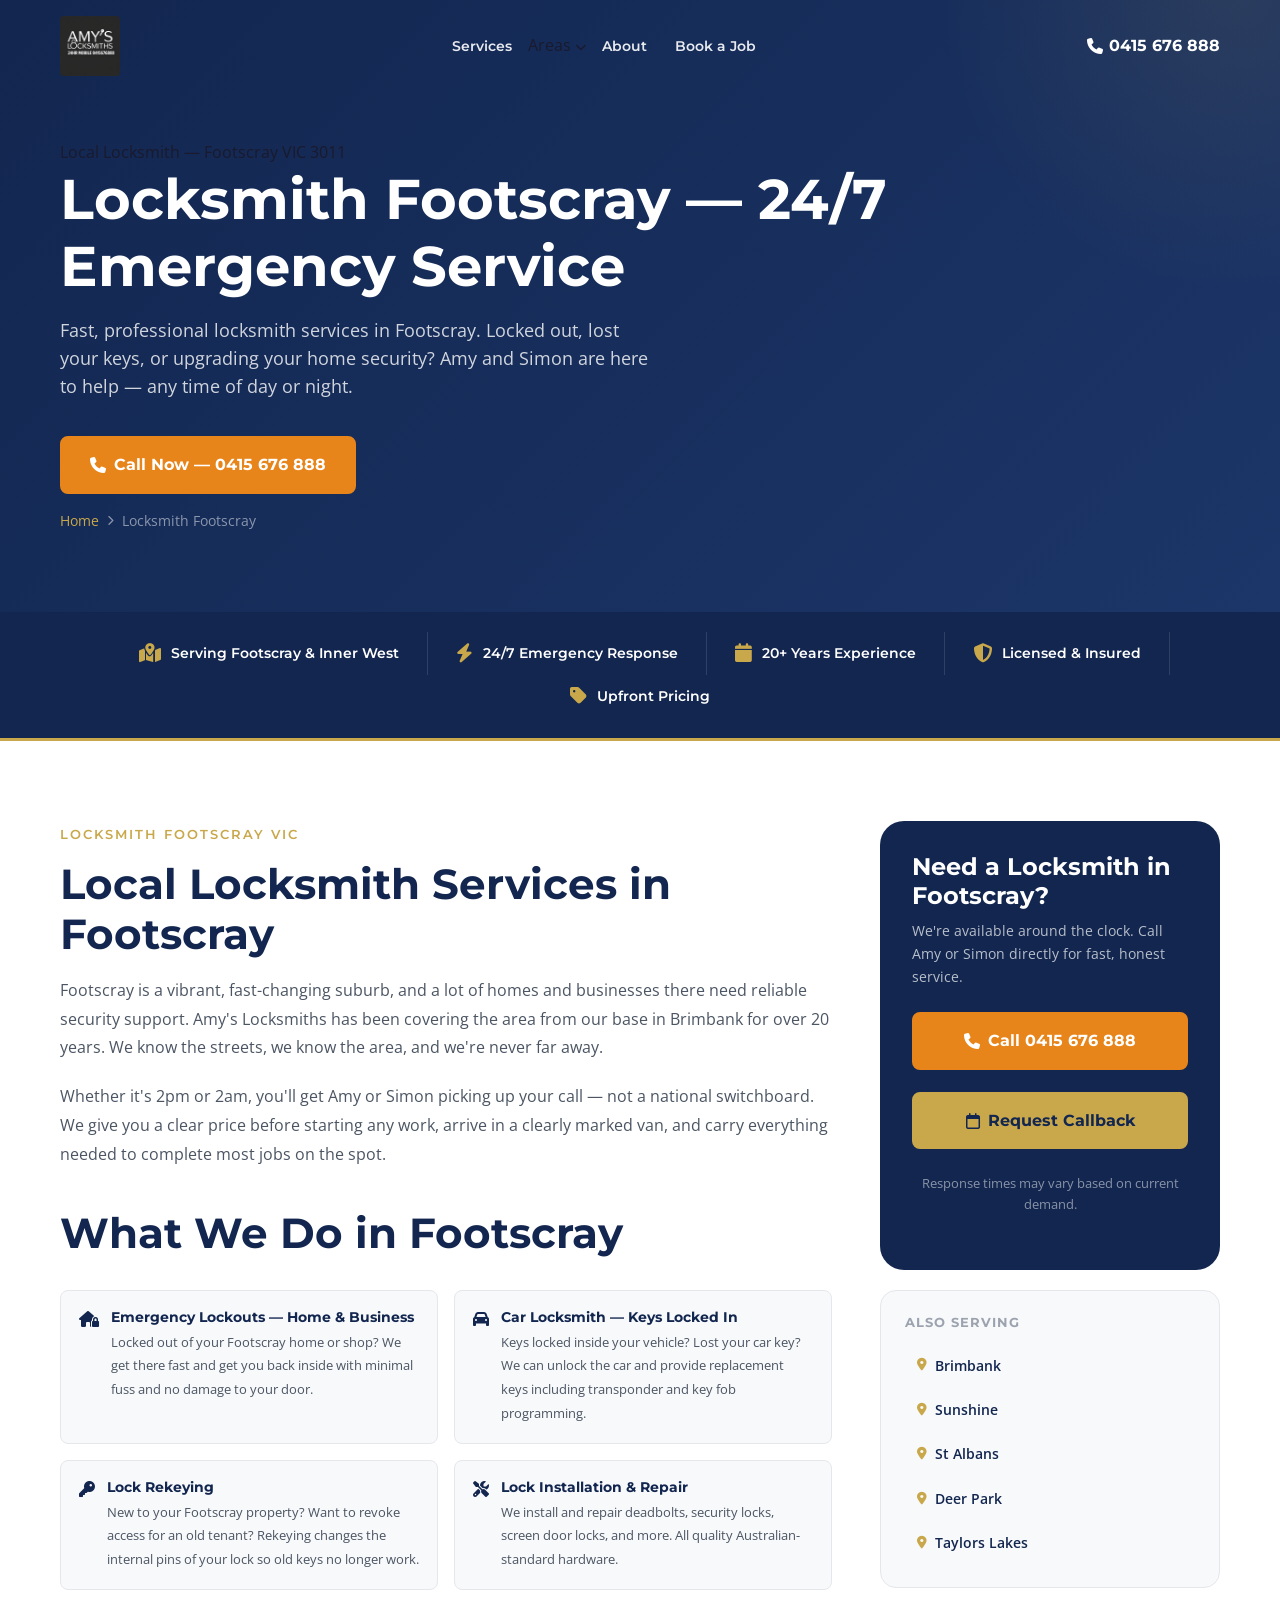
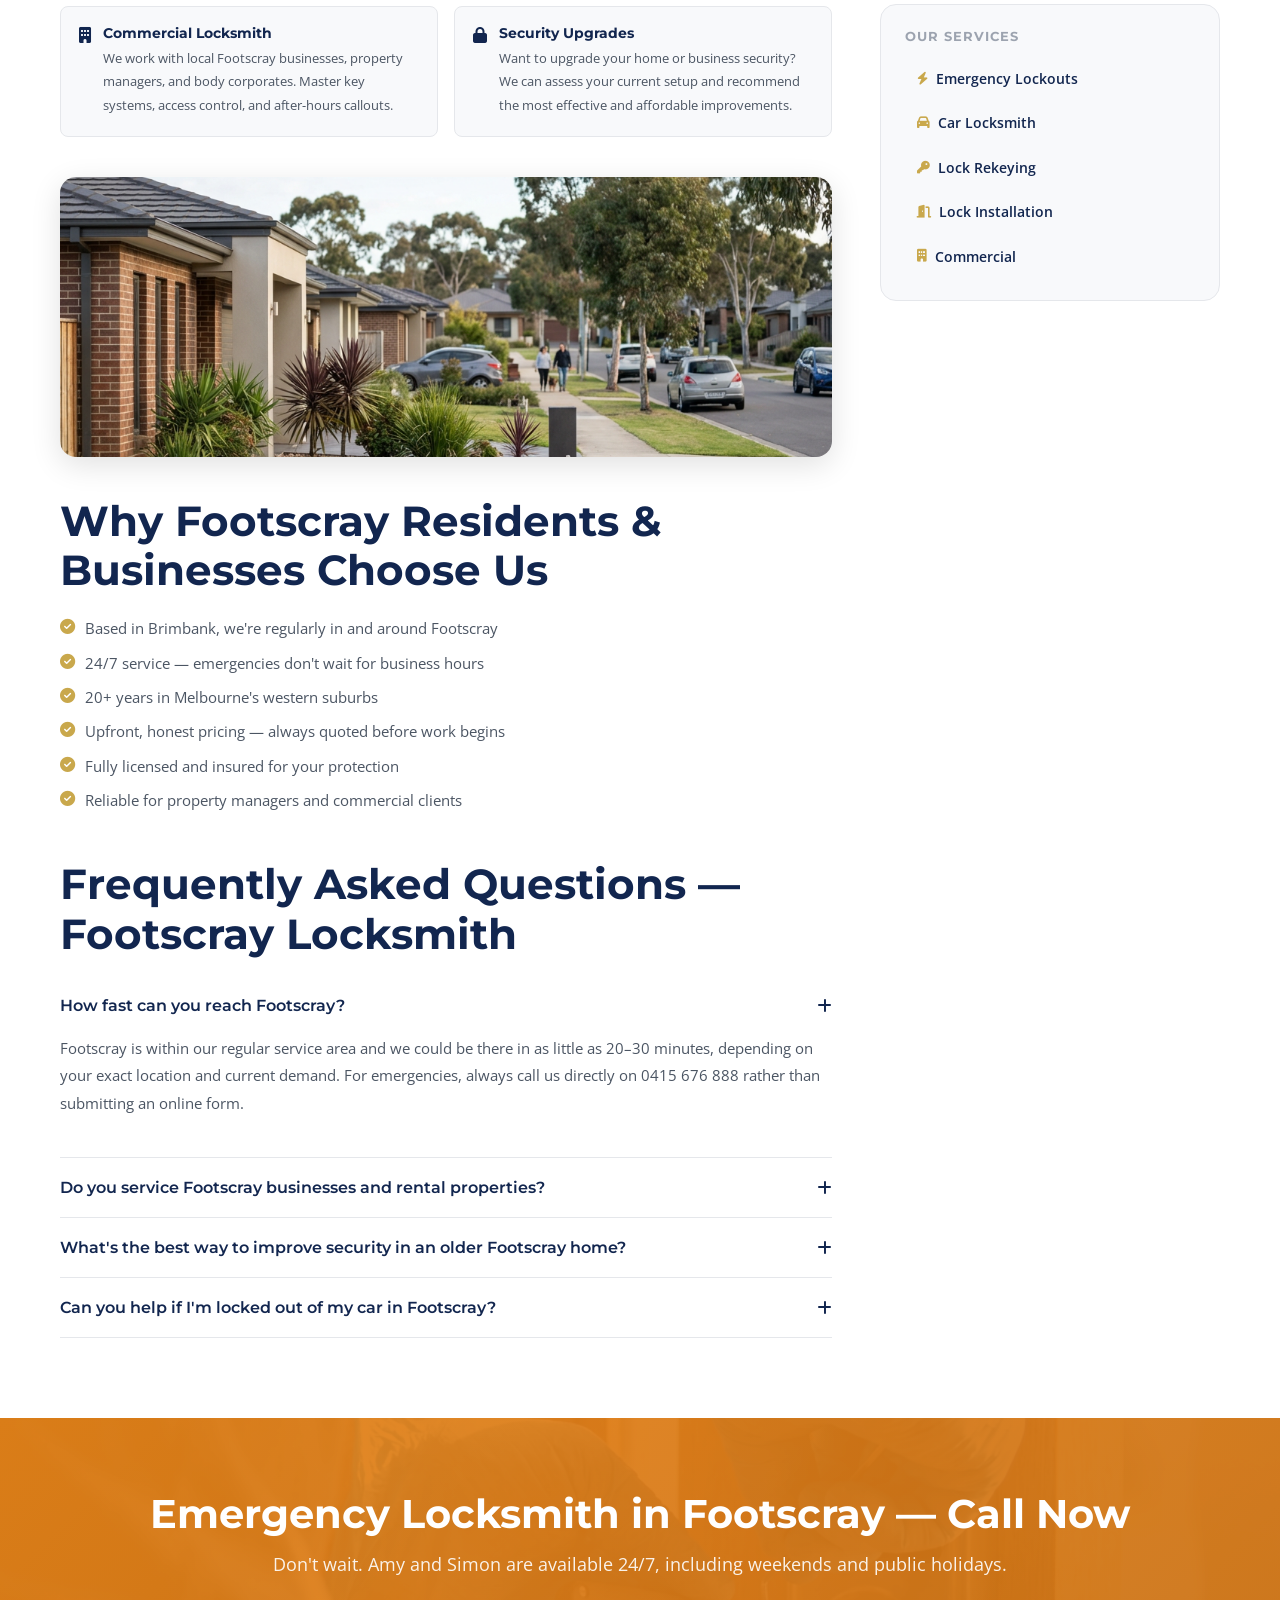
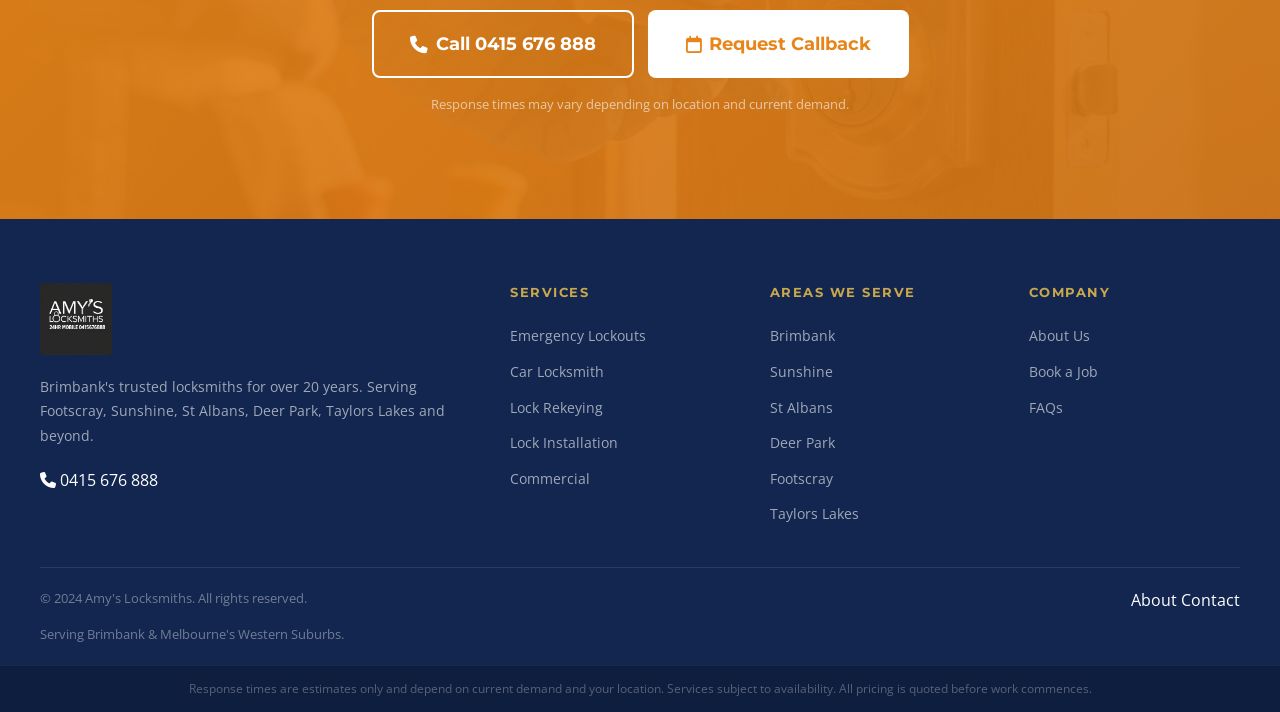
<file: locations/footscray.html>
<!DOCTYPE html>
<html lang="en">
<head>
  <meta charset="UTF-8">
  <meta name="viewport" content="width=device-width, initial-scale=1.0">
  <title>Locksmith Footscray VIC — 24/7 Emergency Service | Amy's Locksmiths</title>
  <meta name="description" content="Local locksmith in Footscray, VIC. Amy and Simon provide fast emergency lockouts, car locksmith, lock rekeying and commercial services in Footscray. Call 0415 676 888 — 24/7.">
  <meta name="keywords" content="locksmith footscray, emergency locksmith footscray, locksmith footscray vic, car locksmith footscray">
  <link rel="canonical" href="https://amyslocksmith.quantummerlin.com/locations/footscray.html">
  <meta property="og:title" content="Locksmith Footscray VIC — 24/7 | Amy's Locksmiths">
  <meta property="og:description" content="Local locksmith in Footscray, VIC. Fast emergency lockouts, car locksmith, lock rekeying and commercial services. Amy and Simon — 20+ years. Call 0415 676 888.">
  <meta property="og:image" content="https://amyslocksmith.quantummerlin.com/street.png">
  <meta property="og:image:width" content="1200">
  <meta property="og:image:height" content="630">
  <meta property="og:type" content="website">
  <meta property="og:url" content="https://amyslocksmith.quantummerlin.com/locations/footscray.html">
  <meta property="og:locale" content="en_AU">
  <meta property="og:site_name" content="Amy's Locksmiths">
  <meta name="twitter:card" content="summary_large_image">
  <meta name="twitter:title" content="Locksmith Footscray VIC — 24/7 | Amy's Locksmiths">
  <meta name="twitter:description" content="Fast, trusted locksmith in Footscray. Commercial and residential. Call 0415 676 888.">
  <meta name="twitter:image" content="https://amyslocksmith.quantummerlin.com/street.png">
  <meta name="robots" content="index, follow">
  <script type="application/ld+json">
  {
    "@context": "https://schema.org",
    "@type": "Locksmith",
    "name": "Amy's Locksmiths — Footscray",
    "telephone": "+61415676888",
    "url": "https://amyslocksmith.quantummerlin.com/locations/footscray.html",
    "image": "https://amyslocksmith.quantummerlin.com/logo.png",
    "address": { "@type": "PostalAddress", "addressLocality": "Footscray", "addressRegion": "VIC", "postalCode": "3011", "addressCountry": "AU" },
    "geo": { "@type": "GeoCoordinates", "latitude": -37.7997, "longitude": 144.8997 },
    "areaServed": "Footscray VIC 3011",
    "openingHoursSpecification": { "@type": "OpeningHoursSpecification", "dayOfWeek": ["Monday","Tuesday","Wednesday","Thursday","Friday","Saturday","Sunday"], "opens": "00:00", "closes": "23:59" },
    "aggregateRating": { "@type": "AggregateRating", "ratingValue": "5.0", "reviewCount": "108", "bestRating": "5" },
    "priceRange": "$$"
  }
  </script>
  <script type="application/ld+json">
  {
    "@context": "https://schema.org",
    "@type": "BreadcrumbList",
    "itemListElement": [
      { "@type": "ListItem", "position": 1, "name": "Home", "item": "https://amyslocksmith.quantummerlin.com/" },
      { "@type": "ListItem", "position": 2, "name": "Locksmith Footscray", "item": "https://amyslocksmith.quantummerlin.com/locations/footscray.html" }
    ]
  }
  </script>
  <script type="application/ld+json">
  {
    "@context": "https://schema.org",
    "@type": "FAQPage",
    "mainEntity": [
      { "@type": "Question", "name": "How fast can you reach Footscray for an emergency lockout?", "acceptedAnswer": { "@type": "Answer", "text": "Footscray is within our regular service area and we could be there in as little as 20–30 minutes, depending on your exact location and current demand. For emergencies call 0415 676 888 directly." } },
      { "@type": "Question", "name": "Do you service Footscray businesses and rental properties?", "acceptedAnswer": { "@type": "Answer", "text": "Yes. We work with local businesses, property managers, landlords, and body corporates throughout Footscray. We support master key systems, access control, and respond to commercial lockouts." } },
      { "@type": "Question", "name": "What is the best way to improve security in an older Footscray home?", "acceptedAnswer": { "@type": "Answer", "text": "Older Melbourne properties often have outdated locks that are easy to pick. We typically recommend upgrading to quality deadbolts such as Lockwood or Gainsborough, and rekeying if you have moved in recently." } },
      { "@type": "Question", "name": "Can you help if I am locked out of my car in Footscray?", "acceptedAnswer": { "@type": "Answer", "text": "Absolutely. We carry specialist tools to unlock most makes and models without damage to the vehicle. We can also cut and program replacement keys for many common cars on the spot." } }
    ]
  }
  </script>
  <link rel="preconnect" href="https://fonts.googleapis.com">
  <link rel="preconnect" href="https://fonts.gstatic.com" crossorigin>
  <link href="https://fonts.googleapis.com/css2?family=Montserrat:wght@600;700;800&family=Open+Sans:wght@400;600&display=swap" rel="stylesheet">
  <link rel="stylesheet" href="https://cdnjs.cloudflare.com/ajax/libs/font-awesome/6.5.0/css/all.min.css" media="print" onload="this.media='all'">
  <noscript><link rel="stylesheet" href="https://cdnjs.cloudflare.com/ajax/libs/font-awesome/6.5.0/css/all.min.css"></noscript>
  <link rel="stylesheet" href="../css/style.css">
  <link rel="icon" type="image/png" href="../logo.png">
</head>
<body>

<!-- ========== HEADER ========== -->
<header class="site-header transparent" id="siteHeader">
  <div class="container">
    <div class="header-inner">
      <a href="../index.html" class="header-logo">
        <img src="../logo.png" alt="Amy's Locksmiths — Home">
      </a>
      <nav class="main-nav">
        <a href="../index.html#services">Services</a>
        <div class="dropdown">
          <a href="../index.html#service-area">Areas <i class="fa-solid fa-chevron-down" style="font-size:0.7rem;"></i></a>
          <div class="dropdown-menu">
            <a href="sunshine.html">Sunshine</a>
            <a href="st-albans.html">St Albans</a>
            <a href="deer-park.html">Deer Park</a>
            <a href="footscray.html">Footscray</a>
            <a href="taylors-lakes.html">Taylors Lakes</a>
          </div>
        </div>
        <a href="../about.html">About</a>
        <a href="../book.html">Book a Job</a>
      </nav>
      <div class="header-cta">
        <a href="tel:0415676888" class="header-phone">
          <i class="fa-solid fa-phone"></i> 0415 676 888
        </a>
        <button class="hamburger" aria-label="Open menu" aria-expanded="false">
          <span></span><span></span><span></span>
        </button>
      </div>
    </div>
  </div>
</header>

<!-- ========== MOBILE NAV ========== -->
<nav class="mobile-nav" aria-label="Mobile navigation">
  <button class="mobile-nav-close" style="position:absolute;top:24px;right:24px;background:none;border:none;color:white;font-size:1.6rem;cursor:pointer;" aria-label="Close menu">
    <i class="fa-solid fa-xmark"></i>
  </button>
  <a href="../index.html">Home</a>
  <a href="../services/emergency-locksmith.html">Emergency Lockouts</a>
  <a href="../services/car-locksmith.html">Car Locksmith</a>
  <a href="../services/lock-rekeying.html">Lock Rekeying</a>
  <a href="../services/lock-installation.html">Lock Installation</a>
  <a href="../services/commercial-locksmith.html">Commercial</a>
  <a href="../about.html">About Us</a>
  <a href="../book.html">Book a Job</a>
  <div class="mobile-nav-cta">
    <a href="tel:0415676888" class="btn btn-primary">
      <i class="fa-solid fa-phone"></i> Call 0415 676 888
    </a>
    <a href="../book.html" class="btn btn-secondary">Request Callback</a>
  </div>
</nav>

<!-- ========== PAGE HERO ========== -->
<section class="page-hero">
  <div class="container">
    <span class="page-hero-label">Local Locksmith — Footscray VIC 3011</span>
    <h1>Locksmith Footscray — 24/7 Emergency Service</h1>
    <p>Fast, professional locksmith services in Footscray. Locked out, lost your keys, or upgrading your home security? Amy and Simon are here to help — any time of day or night.</p>
    <a href="tel:0415676888" class="btn btn-primary btn-pulse" style="margin-top:8px;">
      <i class="fa-solid fa-phone"></i> Call Now — 0415 676 888
    </a>
    <nav class="breadcrumb" aria-label="Breadcrumb">
      <a href="../index.html">Home</a>
      <i class="fa-solid fa-chevron-right"></i>
      <span>Locksmith Footscray</span>
    </nav>
  </div>
</section>

<!-- ========== TRUST BAR ========== -->
<div class="trust-bar">
  <div class="container">
    <div class="trust-bar-inner">
      <div class="trust-item"><i class="fa-solid fa-map-location-dot"></i> Serving Footscray &amp; Inner West</div>
      <div class="trust-item"><i class="fa-solid fa-bolt"></i> 24/7 Emergency Response</div>
      <div class="trust-item"><i class="fa-solid fa-calendar"></i> 20+ Years Experience</div>
      <div class="trust-item"><i class="fa-solid fa-shield-halved"></i> Licensed &amp; Insured</div>
      <div class="trust-item"><i class="fa-solid fa-tag"></i> Upfront Pricing</div>
    </div>
  </div>
</div>

<!-- ========== MAIN CONTENT ========== -->
<section class="section">
  <div class="container">
    <div class="service-content">

      <!-- LEFT: Body -->
      <div class="service-body">

        <div class="fade-in">
          <span class="section-label">Locksmith Footscray VIC</span>
          <h2>Local Locksmith Services in Footscray</h2>
          <p>Footscray is a vibrant, fast-changing suburb, and a lot of homes and businesses there need reliable security support. Amy's Locksmiths has been covering the area from our base in Brimbank for over 20 years. We know the streets, we know the area, and we're never far away.</p>
          <p>Whether it's 2pm or 2am, you'll get Amy or Simon picking up your call — not a national switchboard. We give you a clear price before starting any work, arrive in a clearly marked van, and carry everything needed to complete most jobs on the spot.</p>
        </div>

        <div class="fade-in" style="margin-top:40px;">
          <h2>What We Do in Footscray</h2>
          <div class="service-features">
            <div class="service-feature">
              <i class="fa-solid fa-house-lock"></i>
              <div class="service-feature-text">
                <h4>Emergency Lockouts — Home &amp; Business</h4>
                <p>Locked out of your Footscray home or shop? We get there fast and get you back inside with minimal fuss and no damage to your door.</p>
              </div>
            </div>
            <div class="service-feature">
              <i class="fa-solid fa-car"></i>
              <div class="service-feature-text">
                <h4>Car Locksmith — Keys Locked In</h4>
                <p>Keys locked inside your vehicle? Lost your car key? We can unlock the car and provide replacement keys including transponder and key fob programming.</p>
              </div>
            </div>
            <div class="service-feature">
              <i class="fa-solid fa-key"></i>
              <div class="service-feature-text">
                <h4>Lock Rekeying</h4>
                <p>New to your Footscray property? Want to revoke access for an old tenant? Rekeying changes the internal pins of your lock so old keys no longer work.</p>
              </div>
            </div>
            <div class="service-feature">
              <i class="fa-solid fa-screwdriver-wrench"></i>
              <div class="service-feature-text">
                <h4>Lock Installation &amp; Repair</h4>
                <p>We install and repair deadbolts, security locks, screen door locks, and more. All quality Australian-standard hardware.</p>
              </div>
            </div>
            <div class="service-feature">
              <i class="fa-solid fa-building"></i>
              <div class="service-feature-text">
                <h4>Commercial Locksmith</h4>
                <p>We work with local Footscray businesses, property managers, and body corporates. Master key systems, access control, and after-hours callouts.</p>
              </div>
            </div>
            <div class="service-feature">
              <i class="fa-solid fa-lock"></i>
              <div class="service-feature-text">
                <h4>Security Upgrades</h4>
                <p>Want to upgrade your home or business security? We can assess your current setup and recommend the most effective and affordable improvements.</p>
              </div>
            </div>
          </div>
        </div>

        <!-- Street photo -->
        <div class="fade-in" style="margin-top:40px;border-radius:16px;overflow:hidden;box-shadow:0 8px 30px rgba(0,0,0,.12);">
          <img src="../street.png" alt="Amy's Locksmiths serving Footscray and inner west Melbourne" style="width:100%;height:280px;object-fit:cover;">
        </div>

        <div class="fade-in" style="margin-top:40px;">
          <h2>Why Footscray Residents &amp; Businesses Choose Us</h2>
          <ul class="checkmark-list">
            <li><i class="fa-solid fa-circle-check"></i> Based in Brimbank, we're regularly in and around Footscray</li>
            <li><i class="fa-solid fa-circle-check"></i> 24/7 service — emergencies don't wait for business hours</li>
            <li><i class="fa-solid fa-circle-check"></i> 20+ years in Melbourne's western suburbs</li>
            <li><i class="fa-solid fa-circle-check"></i> Upfront, honest pricing — always quoted before work begins</li>
            <li><i class="fa-solid fa-circle-check"></i> Fully licensed and insured for your protection</li>
            <li><i class="fa-solid fa-circle-check"></i> Reliable for property managers and commercial clients</li>
          </ul>
        </div>

        <!-- FAQs -->
        <div class="fade-in" style="margin-top:48px;">
          <h2>Frequently Asked Questions — Footscray Locksmith</h2>
          <div class="faq-list">
            <div class="faq-item">
              <button class="faq-question">
                How fast can you reach Footscray?
                <i class="fa-solid fa-plus"></i>
              </button>
              <div class="faq-answer">
                <p>Footscray is within our regular service area and we could be there in as little as 20–30 minutes, depending on your exact location and current demand. For emergencies, always call us directly on 0415 676 888 rather than submitting an online form.</p>
              </div>
            </div>
            <div class="faq-item">
              <button class="faq-question">
                Do you service Footscray businesses and rental properties?
                <i class="fa-solid fa-plus"></i>
              </button>
              <div class="faq-answer">
                <p>Yes. We work with local businesses, property managers, landlords, and body corporates throughout Footscray. We support master key systems, access control, and respond to commercial lockouts. Call us to discuss your specific needs.</p>
              </div>
            </div>
            <div class="faq-item">
              <button class="faq-question">
                What's the best way to improve security in an older Footscray home?
                <i class="fa-solid fa-plus"></i>
              </button>
              <div class="faq-answer">
                <p>Older Melbourne properties often have outdated pin tumbler locks that are easy to pick. We typically recommend upgrading to quality deadbolts (Lockwood or Gainsborough brands) and rekeying if you've moved in recently. We can assess your specific doors and offer practical, cost-effective recommendations.</p>
              </div>
            </div>
            <div class="faq-item">
              <button class="faq-question">
                Can you help if I'm locked out of my car in Footscray?
                <i class="fa-solid fa-plus"></i>
              </button>
              <div class="faq-answer">
                <p>Absolutely. We carry specialist tools to unlock most makes and models without damage to the vehicle. We can also cut and program replacement keys for many common cars on the spot. Call 0415 676 888 and we'll advise on options and pricing straight away.</p>
              </div>
            </div>
          </div>
        </div>

      </div>

      <!-- RIGHT: Sidebar -->
      <aside class="service-sidebar">
        <div class="sidebar-cta">
          <h3>Need a Locksmith in Footscray?</h3>
          <p>We're available around the clock. Call Amy or Simon directly for fast, honest service.</p>
          <a href="tel:0415676888" class="btn btn-primary btn-pulse">
            <i class="fa-solid fa-phone"></i> Call 0415 676 888
          </a>
          <a href="../book.html" class="btn btn-gold" style="margin-top:10px;">
            <i class="fa-regular fa-calendar"></i> Request Callback
          </a>
          <p style="text-align:center;font-size:0.8rem;color:rgba(255,255,255,0.5);margin-top:12px;">Response times may vary based on current demand.</p>
        </div>

        <div class="sidebar-areas">
          <h4>Also Serving</h4>
          <div class="sidebar-area-list">
            <a href="../index.html"><i class="fa-solid fa-location-dot"></i> Brimbank</a>
            <a href="sunshine.html"><i class="fa-solid fa-location-dot"></i> Sunshine</a>
            <a href="st-albans.html"><i class="fa-solid fa-location-dot"></i> St Albans</a>
            <a href="deer-park.html"><i class="fa-solid fa-location-dot"></i> Deer Park</a>
            <a href="taylors-lakes.html"><i class="fa-solid fa-location-dot"></i> Taylors Lakes</a>
          </div>
        </div>

        <div class="sidebar-areas" style="margin-top:16px;">
          <h4>Our Services</h4>
          <div class="sidebar-area-list">
            <a href="../services/emergency-locksmith.html"><i class="fa-solid fa-bolt"></i> Emergency Lockouts</a>
            <a href="../services/car-locksmith.html"><i class="fa-solid fa-car"></i> Car Locksmith</a>
            <a href="../services/lock-rekeying.html"><i class="fa-solid fa-key"></i> Lock Rekeying</a>
            <a href="../services/lock-installation.html"><i class="fa-solid fa-door-open"></i> Lock Installation</a>
            <a href="../services/commercial-locksmith.html"><i class="fa-solid fa-building"></i> Commercial</a>
          </div>
        </div>
      </aside>

    </div>
  </div>
</section>

<!-- ========== CTA BANNER ========== -->
<section class="cta-banner">
  <div class="cta-banner-content container">
    <h2>Emergency Locksmith in Footscray — Call Now</h2>
    <p>Don't wait. Amy and Simon are available 24/7, including weekends and public holidays.</p>
    <div style="display:flex;gap:14px;justify-content:center;flex-wrap:wrap;">
      <a href="tel:0415676888" class="btn btn-secondary btn-lg">
        <i class="fa-solid fa-phone"></i> Call 0415 676 888
      </a>
      <a href="../book.html" class="btn btn-lg" style="background:white;color:var(--orange);">
        <i class="fa-regular fa-calendar"></i> Request Callback
      </a>
    </div>
    <p style="margin-top:16px;font-size:.8rem;color:rgba(255,255,255,.6);">Response times may vary depending on location and current demand.</p>
  </div>
</section>

<!-- ========== FOOTER ========== -->
<footer class="site-footer">
  <div class="container footer-main">
    <div class="footer-brand">
      <img src="../logo.png" alt="Amy's Locksmiths">
      <p>Brimbank's trusted locksmiths for over 20 years. Serving Footscray, Sunshine, St Albans, Deer Park, Taylors Lakes and beyond.</p>
      <a href="tel:0415676888" class="footer-phone">
        <i class="fa-solid fa-phone"></i> 0415 676 888
      </a>
    </div>
    <div>
      <div class="footer-heading">Services</div>
      <ul class="footer-links">
        <li><a href="../services/emergency-locksmith.html">Emergency Lockouts</a></li>
        <li><a href="../services/car-locksmith.html">Car Locksmith</a></li>
        <li><a href="../services/lock-rekeying.html">Lock Rekeying</a></li>
        <li><a href="../services/lock-installation.html">Lock Installation</a></li>
        <li><a href="../services/commercial-locksmith.html">Commercial</a></li>
      </ul>
    </div>
    <div>
      <div class="footer-heading">Areas We Serve</div>
      <ul class="footer-links">
        <li><a href="../index.html">Brimbank</a></li>
        <li><a href="sunshine.html">Sunshine</a></li>
        <li><a href="st-albans.html">St Albans</a></li>
        <li><a href="deer-park.html">Deer Park</a></li>
        <li><a href="footscray.html">Footscray</a></li>
        <li><a href="taylors-lakes.html">Taylors Lakes</a></li>
      </ul>
    </div>
    <div>
      <div class="footer-heading">Company</div>
      <ul class="footer-links">
        <li><a href="../about.html">About Us</a></li>
        <li><a href="../book.html">Book a Job</a></li>
        <li><a href="../index.html#faqs">FAQs</a></li>
      </ul>
    </div>
  </div>
  <div class="container footer-bottom">
    <div class="footer-bottom-left">
      <p>&copy; 2024 Amy's Locksmiths. All rights reserved.</p>
      <p>Serving Brimbank &amp; Melbourne's Western Suburbs.</p>
    </div>
    <div class="footer-bottom-right">
      <a href="../about.html">About</a>
      <a href="../book.html">Contact</a>
    </div>
  </div>
  <div class="footer-disclaimer">
    <div class="container">
      <p>Response times are estimates only and depend on current demand and your location. Services subject to availability. All pricing is quoted before work commences.</p>
    </div>
  </div>
</footer>

<!-- ========== STICKY CALL BAR ========== -->
<div class="sticky-call-bar">
  <a href="tel:0415676888">
    <i class="fa-solid fa-phone"></i> Call Amy Now — 0415 676 888
  </a>
</div>

<script src="../js/main.js"></script>
</body>
</html>
</file>
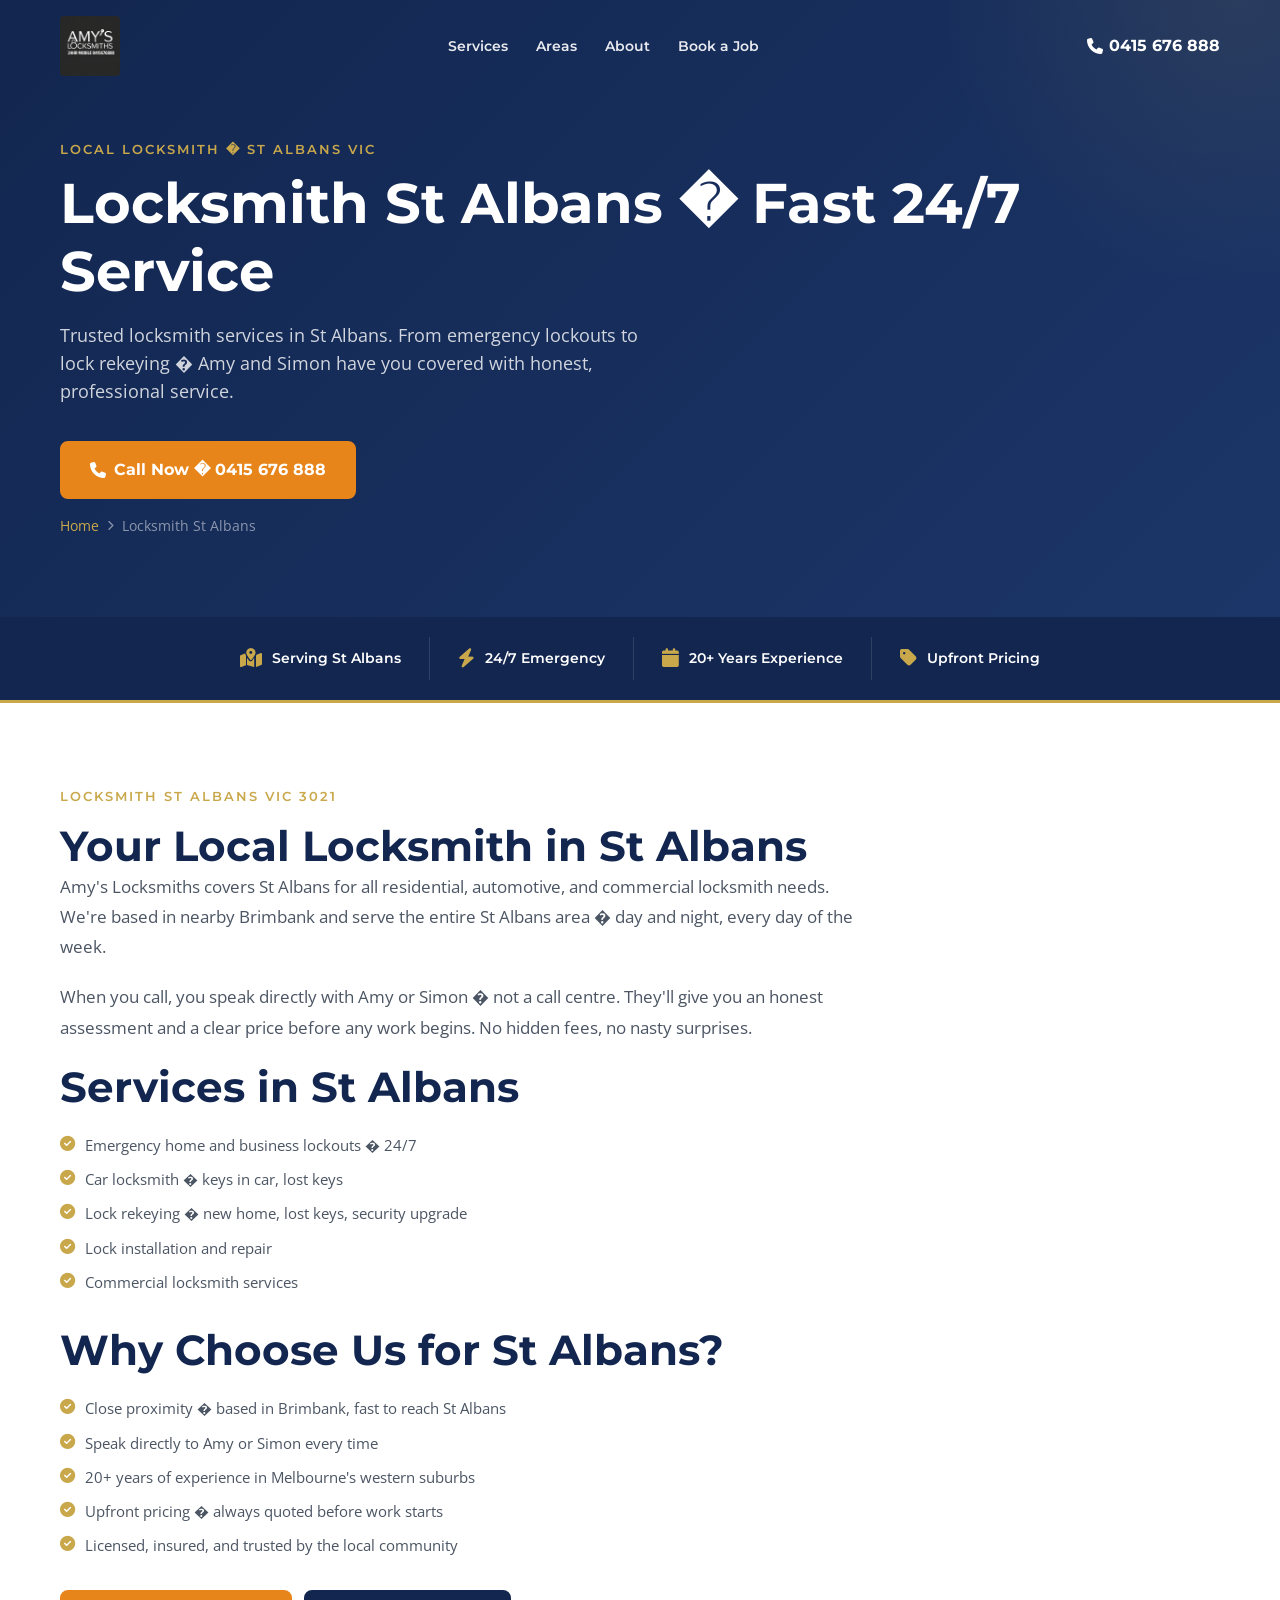
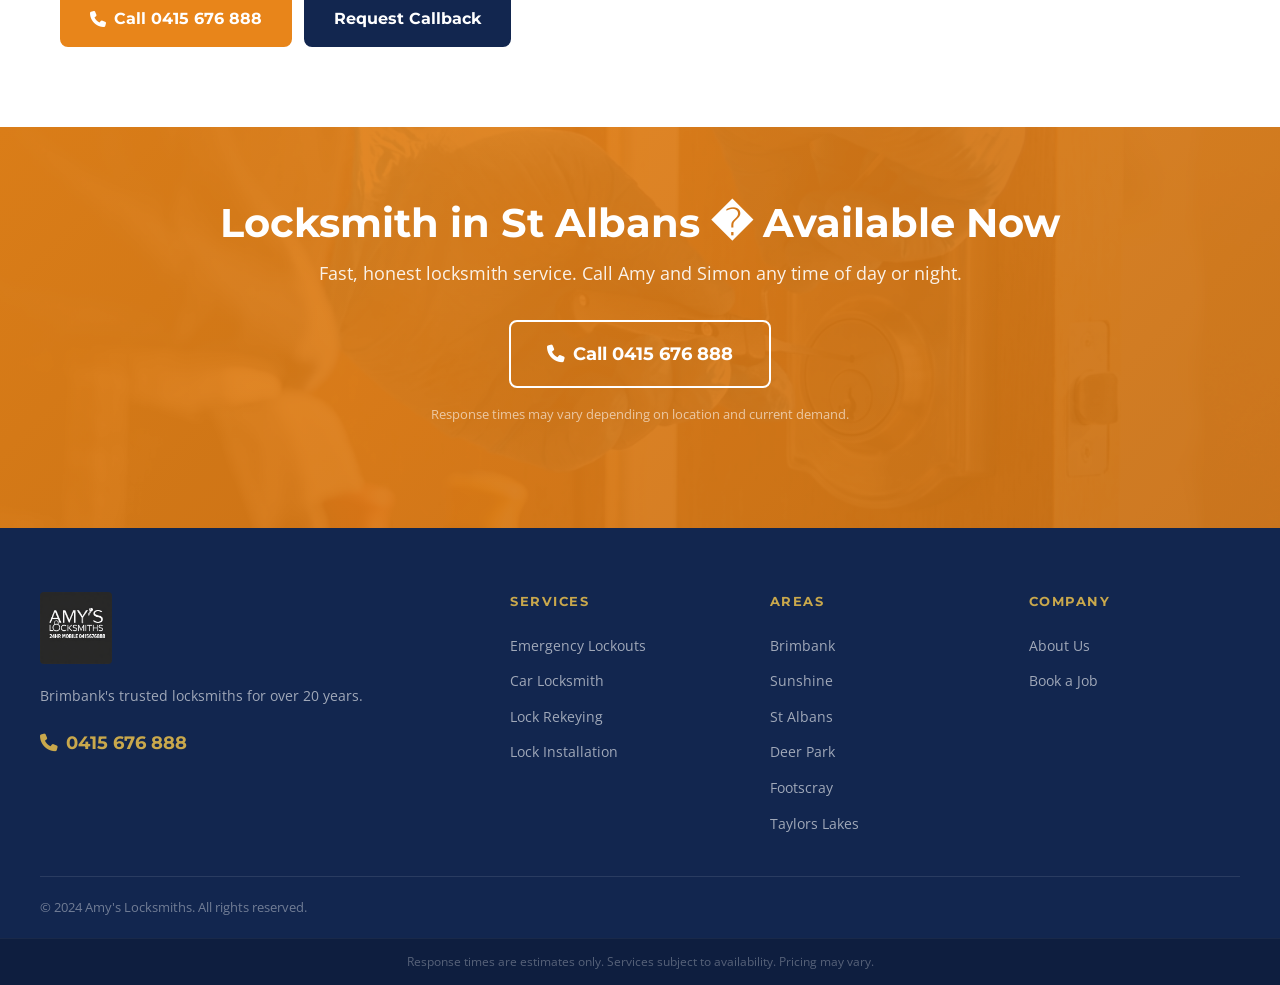
<file: locations/st-albans.html>
<!DOCTYPE html>
<html lang="en">
<head>
  <meta charset="UTF-8">
  <meta name="viewport" content="width=device-width, initial-scale=1.0">
  <title>Locksmith St Albans VIC � 24/7 Emergency Service | Amy's Locksmiths</title>
  <meta name="description" content="Local locksmith in St Albans, VIC. Amy and Simon provide fast, trusted locksmith services in St Albans � emergency lockouts, car unlocking, lock rekeying, and more. Call 0415 676 888.">
  <meta name="keywords" content="locksmith st albans, emergency locksmith st albans, locksmith st albans vic, locksmith near me st albans">
  <link rel="canonical" href="https://amyslocksmith.quantummerlin.com/locations/st-albans.html">
  <!-- Open Graph -->
  <meta property="og:title" content="Locksmith St Albans VIC — 24/7 Emergency Service | Amy's Locksmiths">
  <meta property="og:description" content="Local locksmith in St Albans, VIC. Fast emergency lockouts, car locksmith, lock rekeying, and installation. Amy and Simon — 20+ years experience. Call 0415 676 888.">
  <meta property="og:image" content="https://amyslocksmith.quantummerlin.com/street.png">
  <meta property="og:image:width" content="1200">
  <meta property="og:image:height" content="630">
  <meta property="og:type" content="website">
  <meta property="og:url" content="https://amyslocksmith.quantummerlin.com/locations/st-albans.html">
  <meta property="og:locale" content="en_AU">
  <meta property="og:site_name" content="Amy's Locksmiths">
  <meta name="twitter:card" content="summary_large_image">
  <meta name="twitter:title" content="Locksmith St Albans VIC — 24/7 | Amy's Locksmiths">
  <meta name="twitter:description" content="Fast, trusted locksmith in St Albans. Call 0415 676 888 any time.">
  <meta name="twitter:image" content="https://amyslocksmith.quantummerlin.com/street.png">
  <meta name="robots" content="index, follow">
  <script type="application/ld+json">
  {
    "@context": "https://schema.org",
    "@type": "Locksmith",
    "name": "Amy's Locksmiths — St Albans",
    "telephone": "+61415676888",
    "url": "https://amyslocksmith.quantummerlin.com/locations/st-albans.html",
    "image": "https://amyslocksmith.quantummerlin.com/logo.png",
    "address": { "@type": "PostalAddress", "addressLocality": "St Albans", "addressRegion": "VIC", "postalCode": "3021", "addressCountry": "AU" },
    "geo": { "@type": "GeoCoordinates", "latitude": -37.7475, "longitude": 144.8028 },
    "areaServed": "St Albans VIC 3021",
    "openingHoursSpecification": { "@type": "OpeningHoursSpecification", "dayOfWeek": ["Monday","Tuesday","Wednesday","Thursday","Friday","Saturday","Sunday"], "opens": "00:00", "closes": "23:59" },
    "aggregateRating": { "@type": "AggregateRating", "ratingValue": "5.0", "reviewCount": "108", "bestRating": "5" },
    "priceRange": "$$"
  }
  </script>
  <script type="application/ld+json">
  {
    "@context": "https://schema.org",
    "@type": "BreadcrumbList",
    "itemListElement": [
      { "@type": "ListItem", "position": 1, "name": "Home", "item": "https://amyslocksmith.quantummerlin.com/" },
      { "@type": "ListItem", "position": 2, "name": "Locksmith St Albans", "item": "https://amyslocksmith.quantummerlin.com/locations/st-albans.html" }
    ]
  }
  </script>
  <link rel="preconnect" href="https://fonts.googleapis.com">
  <link rel="preconnect" href="https://fonts.gstatic.com" crossorigin>
  <link href="https://fonts.googleapis.com/css2?family=Montserrat:wght@600;700;800&family=Open+Sans:wght@400;600&display=swap" rel="stylesheet">
  <link rel="stylesheet" href="https://cdnjs.cloudflare.com/ajax/libs/font-awesome/6.5.0/css/all.min.css" media="print" onload="this.media='all'">
  <noscript><link rel="stylesheet" href="https://cdnjs.cloudflare.com/ajax/libs/font-awesome/6.5.0/css/all.min.css"></noscript>
  <link rel="stylesheet" href="../css/style.css">
  <link rel="icon" type="image/png" href="../logo.png">
</head>
<body>
<header class="site-header" id="siteHeader"><div class="container"><div class="header-inner"><a href="../index.html" class="header-logo"><img src="../logo.png" alt="Amy's Locksmiths"></a><nav class="main-nav"><a href="../index.html#services">Services</a><a href="../index.html#service-area">Areas</a><a href="../about.html">About</a><a href="../book.html">Book a Job</a></nav><div style="display:flex;align-items:center;gap:14px;"><a href="tel:0415676888" class="header-phone"><i class="fa-solid fa-phone"></i> 0415 676 888</a><button class="hamburger" aria-label="Open menu"><span></span><span></span><span></span></button></div></div></div></header>
<nav class="mobile-nav"><button class="mobile-nav-close" style="position:absolute;top:20px;right:20px;background:none;border:none;color:white;font-size:1.5rem;cursor:pointer;padding:8px;"><i class="fa-solid fa-xmark"></i></button><a href="../index.html">Home</a><a href="../services/emergency-locksmith.html">Emergency Lockouts</a><a href="../services/car-locksmith.html">Car Locksmith</a><a href="../about.html">About Us</a><a href="../book.html">Book a Job</a><div class="mobile-nav-ctas"><a href="tel:0415676888" class="btn btn-primary"><i class="fa-solid fa-phone"></i> Call 0415 676 888</a></div></nav>
<section class="page-hero"><div class="container"><span class="section-label">Local Locksmith � St Albans VIC</span><h1>Locksmith St Albans � Fast 24/7 Service</h1><p>Trusted locksmith services in St Albans. From emergency lockouts to lock rekeying � Amy and Simon have you covered with honest, professional service.</p><a href="tel:0415676888" class="btn btn-primary btn-pulse" style="margin-top:8px;"><i class="fa-solid fa-phone"></i> Call Now � 0415 676 888</a><nav class="breadcrumb"><a href="../index.html">Home</a><i class="fa-solid fa-chevron-right"></i><span>Locksmith St Albans</span></nav></div></section>
<div class="trust-bar"><div class="container"><div class="trust-bar-inner"><div class="trust-item"><i class="fa-solid fa-map-location-dot"></i> Serving St Albans</div><div class="trust-item"><i class="fa-solid fa-bolt"></i> 24/7 Emergency</div><div class="trust-item"><i class="fa-solid fa-calendar"></i> 20+ Years Experience</div><div class="trust-item"><i class="fa-solid fa-tag"></i> Upfront Pricing</div></div></div></div>
<section class="section"><div class="container"><div style="max-width:800px;"><div class="fade-in"><span class="section-label">Locksmith St Albans VIC 3021</span><h2>Your Local Locksmith in St Albans</h2><p style="color:var(--dark-grey);font-size:1.05rem;line-height:1.8;margin-bottom:20px;">Amy&apos;s Locksmiths covers St Albans for all residential, automotive, and commercial locksmith needs. We&apos;re based in nearby Brimbank and serve the entire St Albans area � day and night, every day of the week.</p><p style="color:var(--dark-grey);font-size:1.05rem;line-height:1.8;margin-bottom:20px;">When you call, you speak directly with Amy or Simon � not a call centre. They&apos;ll give you an honest assessment and a clear price before any work begins. No hidden fees, no nasty surprises.</p></div><div class="fade-in"><h2>Services in St Albans</h2><ul class="checkmark-list"><li><i class="fa-solid fa-check-circle"></i> Emergency home and business lockouts � 24/7</li><li><i class="fa-solid fa-check-circle"></i> Car locksmith � keys in car, lost keys</li><li><i class="fa-solid fa-check-circle"></i> Lock rekeying � new home, lost keys, security upgrade</li><li><i class="fa-solid fa-check-circle"></i> Lock installation and repair</li><li><i class="fa-solid fa-check-circle"></i> Commercial locksmith services</li></ul></div><div class="fade-in" style="margin-top:32px;"><h2>Why Choose Us for St Albans?</h2><ul class="checkmark-list"><li><i class="fa-solid fa-check-circle"></i> Close proximity � based in Brimbank, fast to reach St Albans</li><li><i class="fa-solid fa-check-circle"></i> Speak directly to Amy or Simon every time</li><li><i class="fa-solid fa-check-circle"></i> 20+ years of experience in Melbourne&apos;s western suburbs</li><li><i class="fa-solid fa-check-circle"></i> Upfront pricing � always quoted before work starts</li><li><i class="fa-solid fa-check-circle"></i> Licensed, insured, and trusted by the local community</li></ul><div style="margin-top:32px;display:flex;gap:12px;flex-wrap:wrap;"><a href="tel:0415676888" class="btn btn-primary btn-pulse"><i class="fa-solid fa-phone"></i> Call 0415 676 888</a><a href="../book.html" class="btn btn-navy">Request Callback</a></div></div></div></div></section>
<section class="cta-banner"><div class="cta-banner-content container"><h2>Locksmith in St Albans � Available Now</h2><p>Fast, honest locksmith service. Call Amy and Simon any time of day or night.</p><div class="cta-btns"><a href="tel:0415676888" class="btn btn-secondary btn-lg"><i class="fa-solid fa-phone"></i> Call 0415 676 888</a></div><p style="margin-top:16px;font-size:.8rem;color:rgba(255,255,255,.6);">Response times may vary depending on location and current demand.</p></div></section>
<footer class="site-footer"><div class="container footer-main"><div class="footer-brand"><img src="../logo.png" alt="Amy's Locksmiths"><p>Brimbank&apos;s trusted locksmiths for over 20 years.</p><a href="tel:0415676888" class="footer-brand-phone"><i class="fa-solid fa-phone"></i> 0415 676 888</a></div><div><div class="footer-heading">Services</div><ul class="footer-links"><li><a href="../services/emergency-locksmith.html">Emergency Lockouts</a></li><li><a href="../services/car-locksmith.html">Car Locksmith</a></li><li><a href="../services/lock-rekeying.html">Lock Rekeying</a></li><li><a href="../services/lock-installation.html">Lock Installation</a></li></ul></div><div><div class="footer-heading">Areas</div><ul class="footer-links"><li><a href="../index.html">Brimbank</a></li><li><a href="sunshine.html">Sunshine</a></li><li><a href="st-albans.html">St Albans</a></li><li><a href="deer-park.html">Deer Park</a></li><li><a href="footscray.html">Footscray</a></li><li><a href="taylors-lakes.html">Taylors Lakes</a></li></ul></div><div><div class="footer-heading">Company</div><ul class="footer-links"><li><a href="../about.html">About Us</a></li><li><a href="../book.html">Book a Job</a></li></ul></div></div><div class="container footer-bottom"><div class="footer-bottom-left"><p>&copy; 2024 Amy&apos;s Locksmiths. All rights reserved.</p></div></div><div class="footer-disclaimer"><div class="container"><p>Response times are estimates only. Services subject to availability. Pricing may vary.</p></div></div></footer>
<div class="sticky-call-bar"><a href="tel:0415676888"><i class="fa-solid fa-phone"></i> Call Amy Now � 0415 676 888</a></div>
<script src="../js/main.js"></script>
</body>
</html>
</file>
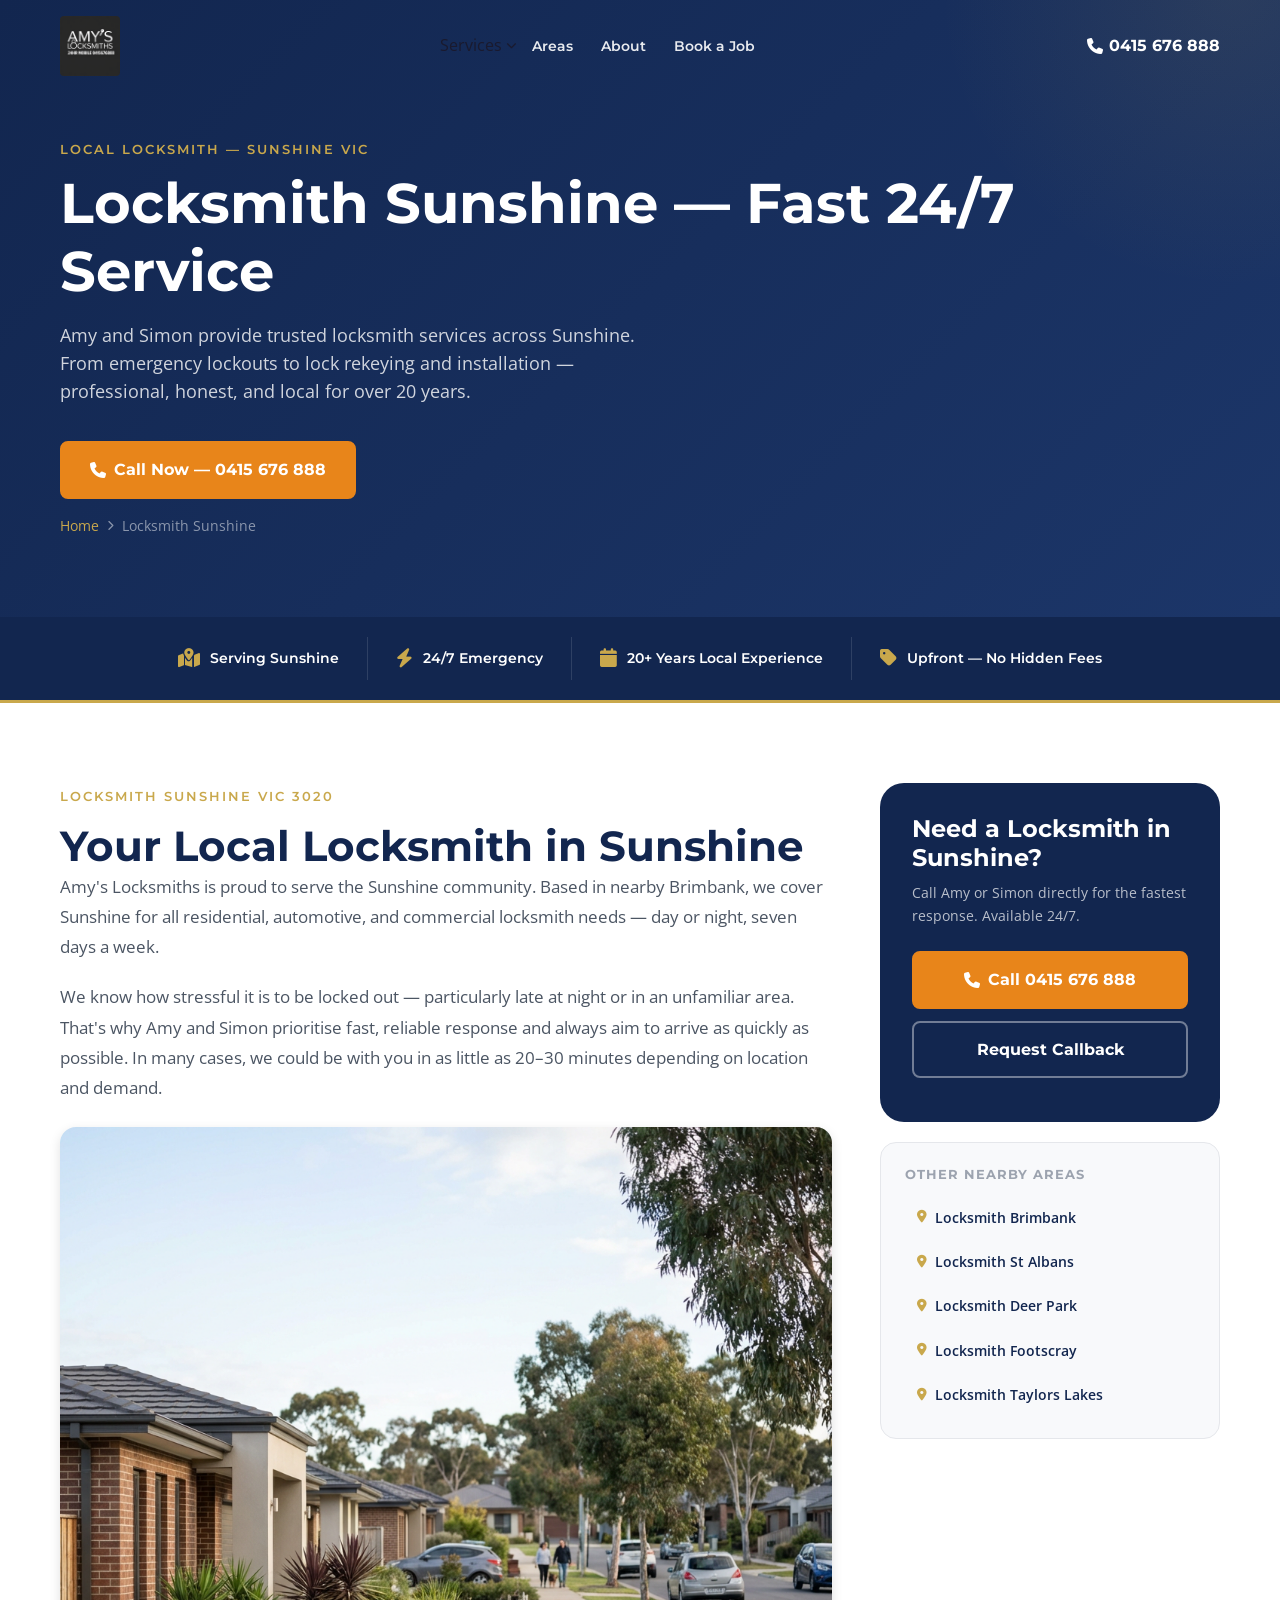
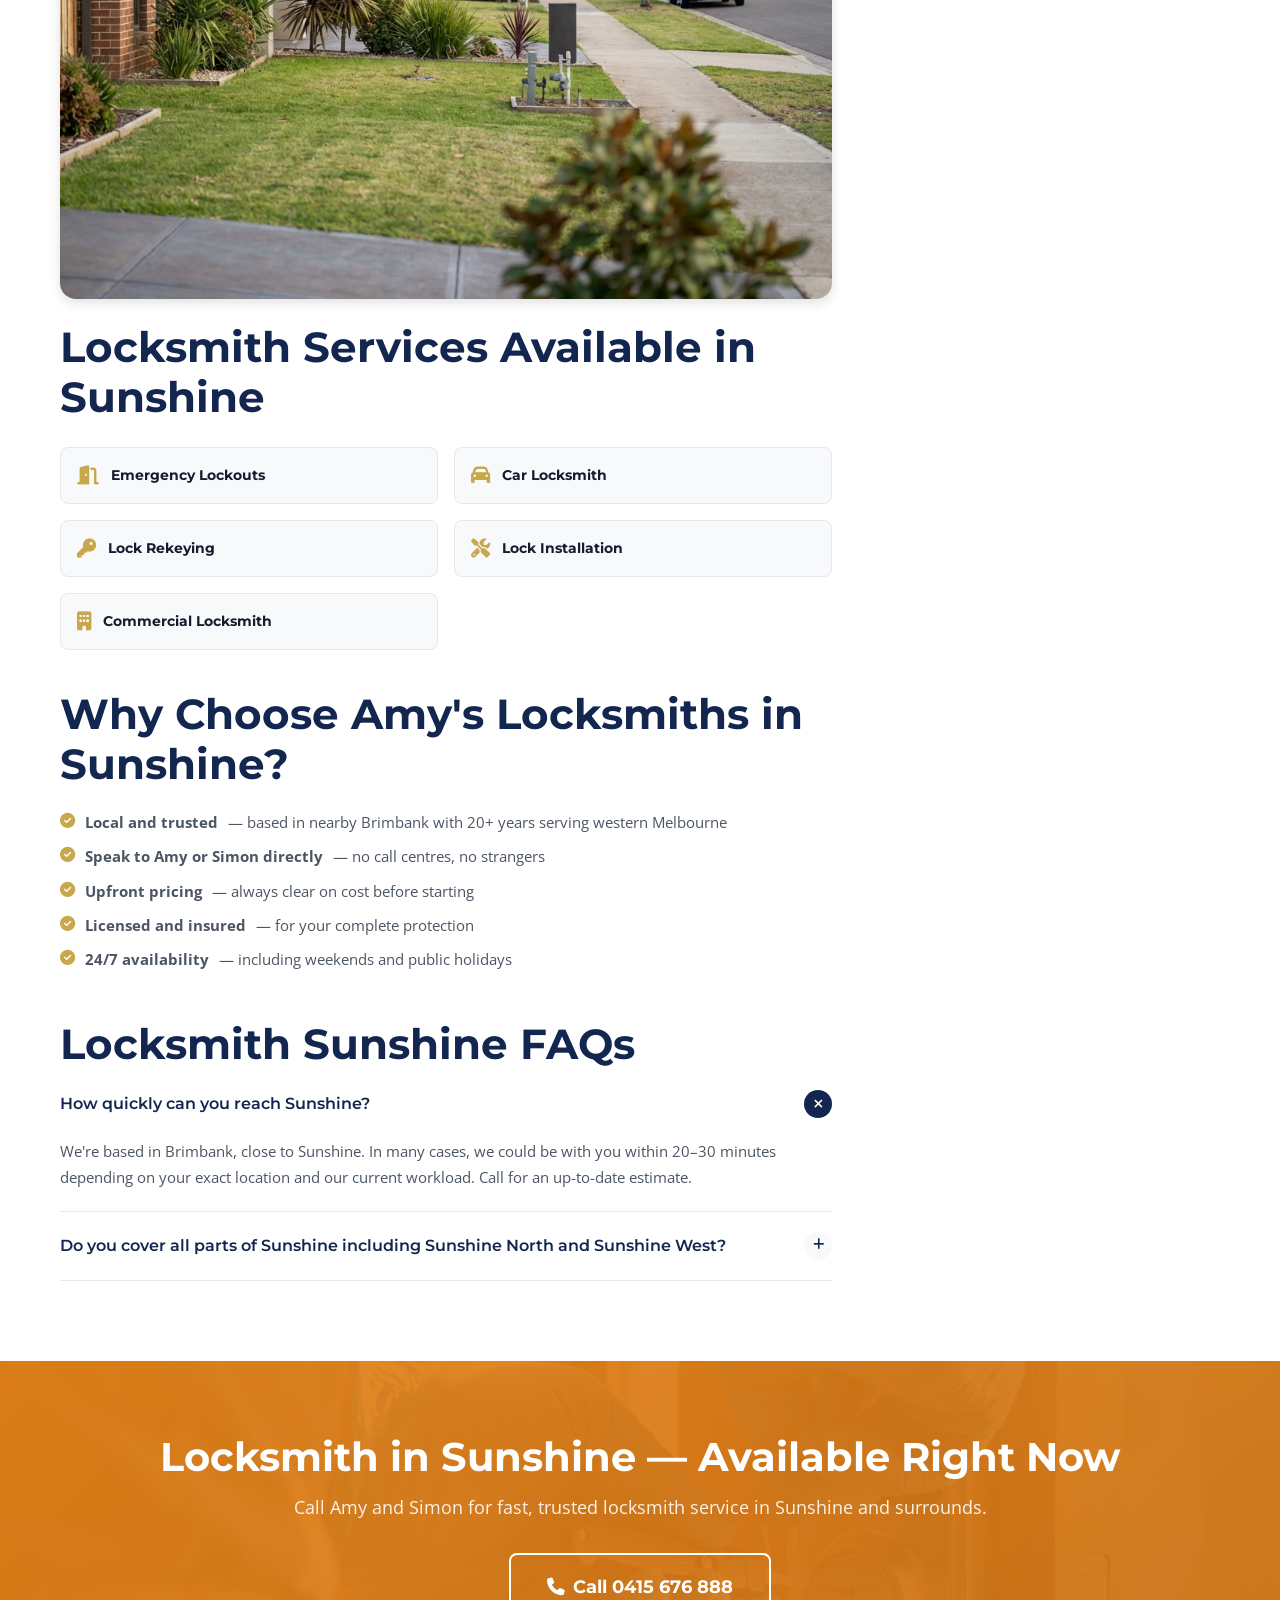
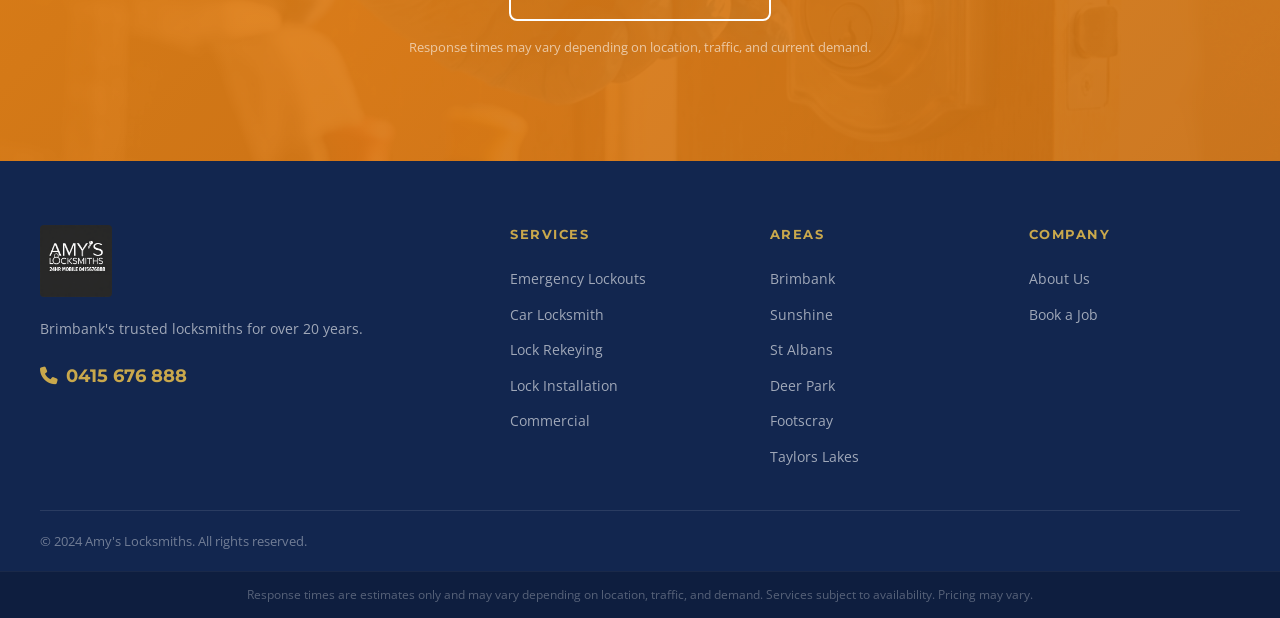
<file: locations/sunshine.html>
<!DOCTYPE html>
<html lang="en">
<head>
  <meta charset="UTF-8">
  <meta name="viewport" content="width=device-width, initial-scale=1.0">
  <title>Locksmith Sunshine VIC — 24/7 Emergency Service | Amy's Locksmiths</title>
  <meta name="description" content="Local locksmith in Sunshine, VIC. Amy and Simon provide fast, trusted locksmith services in Sunshine — emergency lockouts, car unlocking, lock rekeying, and installation. Call 0415 676 888.">
  <meta name="keywords" content="locksmith sunshine, emergency locksmith sunshine, locksmith sunshine vic, locksmith near me sunshine, car locksmith sunshine">
  <link rel="canonical" href="https://amyslocksmith.quantummerlin.com/locations/sunshine.html">
  <!-- Open Graph -->
  <meta property="og:title" content="Locksmith Sunshine VIC — 24/7 Emergency Service | Amy's Locksmiths">
  <meta property="og:description" content="Local locksmith in Sunshine, VIC. Fast emergency lockouts, car locksmith, lock rekeying and installation. Amy and Simon — 20+ years in Brimbank. Call 0415 676 888.">
  <meta property="og:image" content="https://amyslocksmith.quantummerlin.com/street.png">
  <meta property="og:image:width" content="1200">
  <meta property="og:image:height" content="630">
  <meta property="og:type" content="website">
  <meta property="og:url" content="https://amyslocksmith.quantummerlin.com/locations/sunshine.html">
  <meta property="og:locale" content="en_AU">
  <meta property="og:site_name" content="Amy's Locksmiths">
  <meta name="twitter:card" content="summary_large_image">
  <meta name="twitter:title" content="Locksmith Sunshine VIC — 24/7 | Amy's Locksmiths">
  <meta name="twitter:description" content="Fast, trusted locksmith in Sunshine. Call 0415 676 888 any time.">
  <meta name="twitter:image" content="https://amyslocksmith.quantummerlin.com/street.png">
  <meta name="robots" content="index, follow">
  <script type="application/ld+json">
  {
    "@context": "https://schema.org",
    "@type": "Locksmith",
    "name": "Amy's Locksmiths — Sunshine",
    "telephone": "+61415676888",
    "url": "https://amyslocksmith.quantummerlin.com/locations/sunshine.html",
    "image": "https://amyslocksmith.quantummerlin.com/logo.png",
    "address": { "@type": "PostalAddress", "addressLocality": "Sunshine", "addressRegion": "VIC", "postalCode": "3020", "addressCountry": "AU" },
    "geo": { "@type": "GeoCoordinates", "latitude": -37.7886, "longitude": 144.8321 },
    "areaServed": "Sunshine VIC 3020",
    "openingHoursSpecification": { "@type": "OpeningHoursSpecification", "dayOfWeek": ["Monday","Tuesday","Wednesday","Thursday","Friday","Saturday","Sunday"], "opens": "00:00", "closes": "23:59" },
    "aggregateRating": { "@type": "AggregateRating", "ratingValue": "5.0", "reviewCount": "108", "bestRating": "5" },
    "priceRange": "$$"
  }
  </script>
  <script type="application/ld+json">
  {
    "@context": "https://schema.org",
    "@type": "BreadcrumbList",
    "itemListElement": [
      { "@type": "ListItem", "position": 1, "name": "Home", "item": "https://amyslocksmith.quantummerlin.com/" },
      { "@type": "ListItem", "position": 2, "name": "Locksmith Sunshine", "item": "https://amyslocksmith.quantummerlin.com/locations/sunshine.html" }
    ]
  }
  </script>
  <script type="application/ld+json">
  {
    "@context": "https://schema.org",
    "@type": "FAQPage",
    "mainEntity": [
      { "@type": "Question", "name": "How quickly can you reach Sunshine for an emergency lockout?", "acceptedAnswer": { "@type": "Answer", "text": "We're based in Brimbank, close to Sunshine. In many cases we could be with you within 20–30 minutes depending on your exact location and our current workload." } },
      { "@type": "Question", "name": "Do you cover Sunshine North and Sunshine West?", "acceptedAnswer": { "@type": "Answer", "text": "Yes — we cover the entire Sunshine area including Sunshine North, Sunshine West, and surrounding streets." } }
    ]
  }
  </script>
  <link rel="preconnect" href="https://fonts.googleapis.com">
  <link rel="preconnect" href="https://fonts.gstatic.com" crossorigin>
  <link href="https://fonts.googleapis.com/css2?family=Montserrat:wght@600;700;800&family=Open+Sans:wght@400;600&display=swap" rel="stylesheet">
  <link rel="stylesheet" href="https://cdnjs.cloudflare.com/ajax/libs/font-awesome/6.5.0/css/all.min.css" media="print" onload="this.media='all'">
  <noscript><link rel="stylesheet" href="https://cdnjs.cloudflare.com/ajax/libs/font-awesome/6.5.0/css/all.min.css"></noscript>
  <link rel="stylesheet" href="../css/style.css">
  <link rel="icon" type="image/png" href="../logo.png">
</head>
<body>

<header class="site-header" id="siteHeader">
  <div class="container">
    <div class="header-inner">
      <a href="../index.html" class="header-logo"><img src="../logo.png" alt="Amy's Locksmiths"></a>
      <nav class="main-nav">
        <div class="nav-dropdown">
          <a href="../index.html#services">Services <i class="fa-solid fa-chevron-down" style="font-size:.65rem"></i></a>
          <div class="dropdown-menu">
            <a href="../services/emergency-locksmith.html">Emergency Lockouts</a>
            <a href="../services/car-locksmith.html">Car Locksmith</a>
            <a href="../services/lock-rekeying.html">Lock Rekeying</a>
            <a href="../services/lock-installation.html">Lock Installation</a>
            <a href="../services/commercial-locksmith.html">Commercial Locksmith</a>
          </div>
        </div>
        <a href="../index.html#service-area">Areas</a>
        <a href="../about.html">About</a>
        <a href="../book.html">Book a Job</a>
      </nav>
      <div style="display:flex;align-items:center;gap:14px;">
        <a href="tel:0415676888" class="header-phone"><i class="fa-solid fa-phone"></i> 0415 676 888</a>
        <button class="hamburger" aria-label="Open menu"><span></span><span></span><span></span></button>
      </div>
    </div>
  </div>
</header>

<nav class="mobile-nav">
  <button class="mobile-nav-close" style="position:absolute;top:20px;right:20px;background:none;border:none;color:white;font-size:1.5rem;cursor:pointer;padding:8px;"><i class="fa-solid fa-xmark"></i></button>
  <a href="../index.html">Home</a>
  <a href="../services/emergency-locksmith.html">Emergency Lockouts</a>
  <a href="../services/car-locksmith.html">Car Locksmith</a>
  <a href="../services/lock-rekeying.html">Lock Rekeying</a>
  <a href="../about.html">About Us</a>
  <a href="../book.html">Book a Job</a>
  <div class="mobile-nav-ctas"><a href="tel:0415676888" class="btn btn-primary"><i class="fa-solid fa-phone"></i> Call 0415 676 888</a></div>
</nav>

<!-- PAGE HERO -->
<section class="page-hero">
  <div class="container">
    <span class="section-label">Local Locksmith — Sunshine VIC</span>
    <h1>Locksmith Sunshine — Fast 24/7 Service</h1>
    <p>Amy and Simon provide trusted locksmith services across Sunshine. From emergency lockouts to lock rekeying and installation — professional, honest, and local for over 20 years.</p>
    <a href="tel:0415676888" class="btn btn-primary btn-pulse" style="margin-top:8px;"><i class="fa-solid fa-phone"></i> Call Now — 0415 676 888</a>
    <nav class="breadcrumb">
      <a href="../index.html">Home</a>
      <i class="fa-solid fa-chevron-right"></i>
      <span>Locksmith Sunshine</span>
    </nav>
  </div>
</section>

<div class="trust-bar">
  <div class="container"><div class="trust-bar-inner">
    <div class="trust-item"><i class="fa-solid fa-map-location-dot"></i> Serving Sunshine</div>
    <div class="trust-item"><i class="fa-solid fa-bolt"></i> 24/7 Emergency</div>
    <div class="trust-item"><i class="fa-solid fa-calendar"></i> 20+ Years Local Experience</div>
    <div class="trust-item"><i class="fa-solid fa-tag"></i> Upfront — No Hidden Fees</div>
  </div></div>
</div>

<!-- MAIN CONTENT -->
<section class="section">
  <div class="container">
    <div style="display:grid;grid-template-columns:1fr 340px;gap:48px;align-items:start;">
      <div>
        <div class="fade-in">
          <span class="section-label">Locksmith Sunshine VIC 3020</span>
          <h2>Your Local Locksmith in Sunshine</h2>
          <p style="color:var(--dark-grey);font-size:1.05rem;line-height:1.8;margin-bottom:20px;">Amy's Locksmiths is proud to serve the Sunshine community. Based in nearby Brimbank, we cover Sunshine for all residential, automotive, and commercial locksmith needs — day or night, seven days a week.</p>
          <p style="color:var(--dark-grey);font-size:1.05rem;line-height:1.8;margin-bottom:20px;">We know how stressful it is to be locked out — particularly late at night or in an unfamiliar area. That's why Amy and Simon prioritise fast, reliable response and always aim to arrive as quickly as possible. In many cases, we could be with you in as little as 20–30 minutes depending on location and demand.</p>
          <img src="../street.png" alt="Sunshine suburb Melbourne" style="width:100%;border-radius:var(--r-lg);margin:24px 0;box-shadow:var(--shadow-md);" loading="lazy">
        </div>

        <div class="fade-in">
          <h2>Locksmith Services Available in Sunshine</h2>
          <div style="display:grid;grid-template-columns:1fr 1fr;gap:16px;margin:24px 0;">
            <a href="../services/emergency-locksmith.html" style="display:flex;align-items:center;gap:12px;padding:16px;background:var(--off-white);border-radius:var(--r-md);border:1px solid var(--border);transition:var(--ease);text-decoration:none;color:var(--text);" onmouseover="this.style.background='var(--navy)';this.style.color='white'" onmouseout="this.style.background='var(--off-white)';this.style.color='var(--text)'">
              <i class="fa-solid fa-door-open" style="color:var(--gold);font-size:1.2rem;flex-shrink:0;"></i>
              <span style="font-family:var(--font-head);font-weight:700;font-size:.9rem;">Emergency Lockouts</span>
            </a>
            <a href="../services/car-locksmith.html" style="display:flex;align-items:center;gap:12px;padding:16px;background:var(--off-white);border-radius:var(--r-md);border:1px solid var(--border);transition:var(--ease);text-decoration:none;color:var(--text);" onmouseover="this.style.background='var(--navy)';this.style.color='white'" onmouseout="this.style.background='var(--off-white)';this.style.color='var(--text)'">
              <i class="fa-solid fa-car" style="color:var(--gold);font-size:1.2rem;flex-shrink:0;"></i>
              <span style="font-family:var(--font-head);font-weight:700;font-size:.9rem;">Car Locksmith</span>
            </a>
            <a href="../services/lock-rekeying.html" style="display:flex;align-items:center;gap:12px;padding:16px;background:var(--off-white);border-radius:var(--r-md);border:1px solid var(--border);transition:var(--ease);text-decoration:none;color:var(--text);" onmouseover="this.style.background='var(--navy)';this.style.color='white'" onmouseout="this.style.background='var(--off-white)';this.style.color='var(--text)'">
              <i class="fa-solid fa-key" style="color:var(--gold);font-size:1.2rem;flex-shrink:0;"></i>
              <span style="font-family:var(--font-head);font-weight:700;font-size:.9rem;">Lock Rekeying</span>
            </a>
            <a href="../services/lock-installation.html" style="display:flex;align-items:center;gap:12px;padding:16px;background:var(--off-white);border-radius:var(--r-md);border:1px solid var(--border);transition:var(--ease);text-decoration:none;color:var(--text);" onmouseover="this.style.background='var(--navy)';this.style.color='white'" onmouseout="this.style.background='var(--off-white)';this.style.color='var(--text)'">
              <i class="fa-solid fa-screwdriver-wrench" style="color:var(--gold);font-size:1.2rem;flex-shrink:0;"></i>
              <span style="font-family:var(--font-head);font-weight:700;font-size:.9rem;">Lock Installation</span>
            </a>
            <a href="../services/commercial-locksmith.html" style="display:flex;align-items:center;gap:12px;padding:16px;background:var(--off-white);border-radius:var(--r-md);border:1px solid var(--border);transition:var(--ease);text-decoration:none;color:var(--text);" onmouseover="this.style.background='var(--navy)';this.style.color='white'" onmouseout="this.style.background='var(--off-white)';this.style.color='var(--text)'">
              <i class="fa-solid fa-building" style="color:var(--gold);font-size:1.2rem;flex-shrink:0;"></i>
              <span style="font-family:var(--font-head);font-weight:700;font-size:.9rem;">Commercial Locksmith</span>
            </a>
          </div>
        </div>

        <div class="fade-in" style="margin-top:40px;">
          <h2>Why Choose Amy's Locksmiths in Sunshine?</h2>
          <ul class="checkmark-list">
            <li><i class="fa-solid fa-check-circle"></i> <strong>Local and trusted</strong> — based in nearby Brimbank with 20+ years serving western Melbourne</li>
            <li><i class="fa-solid fa-check-circle"></i> <strong>Speak to Amy or Simon directly</strong> — no call centres, no strangers</li>
            <li><i class="fa-solid fa-check-circle"></i> <strong>Upfront pricing</strong> — always clear on cost before starting</li>
            <li><i class="fa-solid fa-check-circle"></i> <strong>Licensed and insured</strong> — for your complete protection</li>
            <li><i class="fa-solid fa-check-circle"></i> <strong>24/7 availability</strong> — including weekends and public holidays</li>
          </ul>
        </div>

        <!-- FAQ -->
        <div style="margin-top:48px;" class="fade-in">
          <h2>Locksmith Sunshine FAQs</h2>
          <div class="faq-list">
            <div class="faq-item">
              <button class="faq-question">How quickly can you reach Sunshine?<span class="faq-icon"><i class="fa-solid fa-plus"></i></span></button>
              <div class="faq-answer"><p>We're based in Brimbank, close to Sunshine. In many cases, we could be with you within 20–30 minutes depending on your exact location and our current workload. Call for an up-to-date estimate.</p></div>
            </div>
            <div class="faq-item">
              <button class="faq-question">Do you cover all parts of Sunshine including Sunshine North and Sunshine West?<span class="faq-icon"><i class="fa-solid fa-plus"></i></span></button>
              <div class="faq-answer"><p>Yes — we cover the Sunshine area including Sunshine North, Sunshine West, and surrounding streets. If you're unsure whether we cover your specific address, just call and we'll confirm quickly.</p></div>
            </div>
          </div>
        </div>
      </div>

      <!-- SIDEBAR -->
      <div style="position:sticky;top:100px;">
        <div class="sidebar-cta fade-in">
          <h3>Need a Locksmith in Sunshine?</h3>
          <p>Call Amy or Simon directly for the fastest response. Available 24/7.</p>
          <a href="tel:0415676888" class="btn btn-primary btn-pulse"><i class="fa-solid fa-phone"></i> Call 0415 676 888</a>
          <a href="../book.html" class="btn btn-secondary" style="border-color:rgba(255,255,255,.4);">Request Callback</a>
        </div>
        <div class="sidebar-areas fade-in" style="background:var(--off-white);border-radius:var(--r-lg);padding:24px;border:1px solid var(--border);margin-top:20px;">
          <h4 style="font-size:.8rem;text-transform:uppercase;letter-spacing:1px;color:var(--mid-grey);font-family:var(--font-head);margin-bottom:16px;">Other Nearby Areas</h4>
          <div class="sidebar-area-list">
            <a href="../index.html"><i class="fa-solid fa-location-dot"></i> Locksmith Brimbank</a>
            <a href="st-albans.html"><i class="fa-solid fa-location-dot"></i> Locksmith St Albans</a>
            <a href="deer-park.html"><i class="fa-solid fa-location-dot"></i> Locksmith Deer Park</a>
            <a href="footscray.html"><i class="fa-solid fa-location-dot"></i> Locksmith Footscray</a>
            <a href="taylors-lakes.html"><i class="fa-solid fa-location-dot"></i> Locksmith Taylors Lakes</a>
          </div>
        </div>
      </div>
    </div>
  </div>
</section>

<section class="cta-banner">
  <div class="cta-banner-content container">
    <h2>Locksmith in Sunshine — Available Right Now</h2>
    <p>Call Amy and Simon for fast, trusted locksmith service in Sunshine and surrounds.</p>
    <div class="cta-btns"><a href="tel:0415676888" class="btn btn-secondary btn-lg"><i class="fa-solid fa-phone"></i> Call 0415 676 888</a></div>
    <p style="margin-top:16px;font-size:.8rem;color:rgba(255,255,255,.6);">Response times may vary depending on location, traffic, and current demand.</p>
  </div>
</section>

<footer class="site-footer">
  <div class="container footer-main">
    <div class="footer-brand"><img src="../logo.png" alt="Amy's Locksmiths"><p>Brimbank's trusted locksmiths for over 20 years.</p><a href="tel:0415676888" class="footer-brand-phone"><i class="fa-solid fa-phone"></i> 0415 676 888</a></div>
    <div><div class="footer-heading">Services</div><ul class="footer-links"><li><a href="../services/emergency-locksmith.html">Emergency Lockouts</a></li><li><a href="../services/car-locksmith.html">Car Locksmith</a></li><li><a href="../services/lock-rekeying.html">Lock Rekeying</a></li><li><a href="../services/lock-installation.html">Lock Installation</a></li><li><a href="../services/commercial-locksmith.html">Commercial</a></li></ul></div>
    <div><div class="footer-heading">Areas</div><ul class="footer-links"><li><a href="../index.html">Brimbank</a></li><li><a href="sunshine.html">Sunshine</a></li><li><a href="st-albans.html">St Albans</a></li><li><a href="deer-park.html">Deer Park</a></li><li><a href="footscray.html">Footscray</a></li><li><a href="taylors-lakes.html">Taylors Lakes</a></li></ul></div>
    <div><div class="footer-heading">Company</div><ul class="footer-links"><li><a href="../about.html">About Us</a></li><li><a href="../book.html">Book a Job</a></li></ul></div>
  </div>
  <div class="container footer-bottom"><div class="footer-bottom-left"><p>&copy; 2024 Amy's Locksmiths. All rights reserved.</p></div></div>
  <div class="footer-disclaimer"><div class="container"><p>Response times are estimates only and may vary depending on location, traffic, and demand. Services subject to availability. Pricing may vary.</p></div></div>
</footer>
<div class="sticky-call-bar"><a href="tel:0415676888"><i class="fa-solid fa-phone"></i> Call Amy Now — 0415 676 888</a></div>
<script src="../js/main.js"></script>
</body>
</html>
</file>
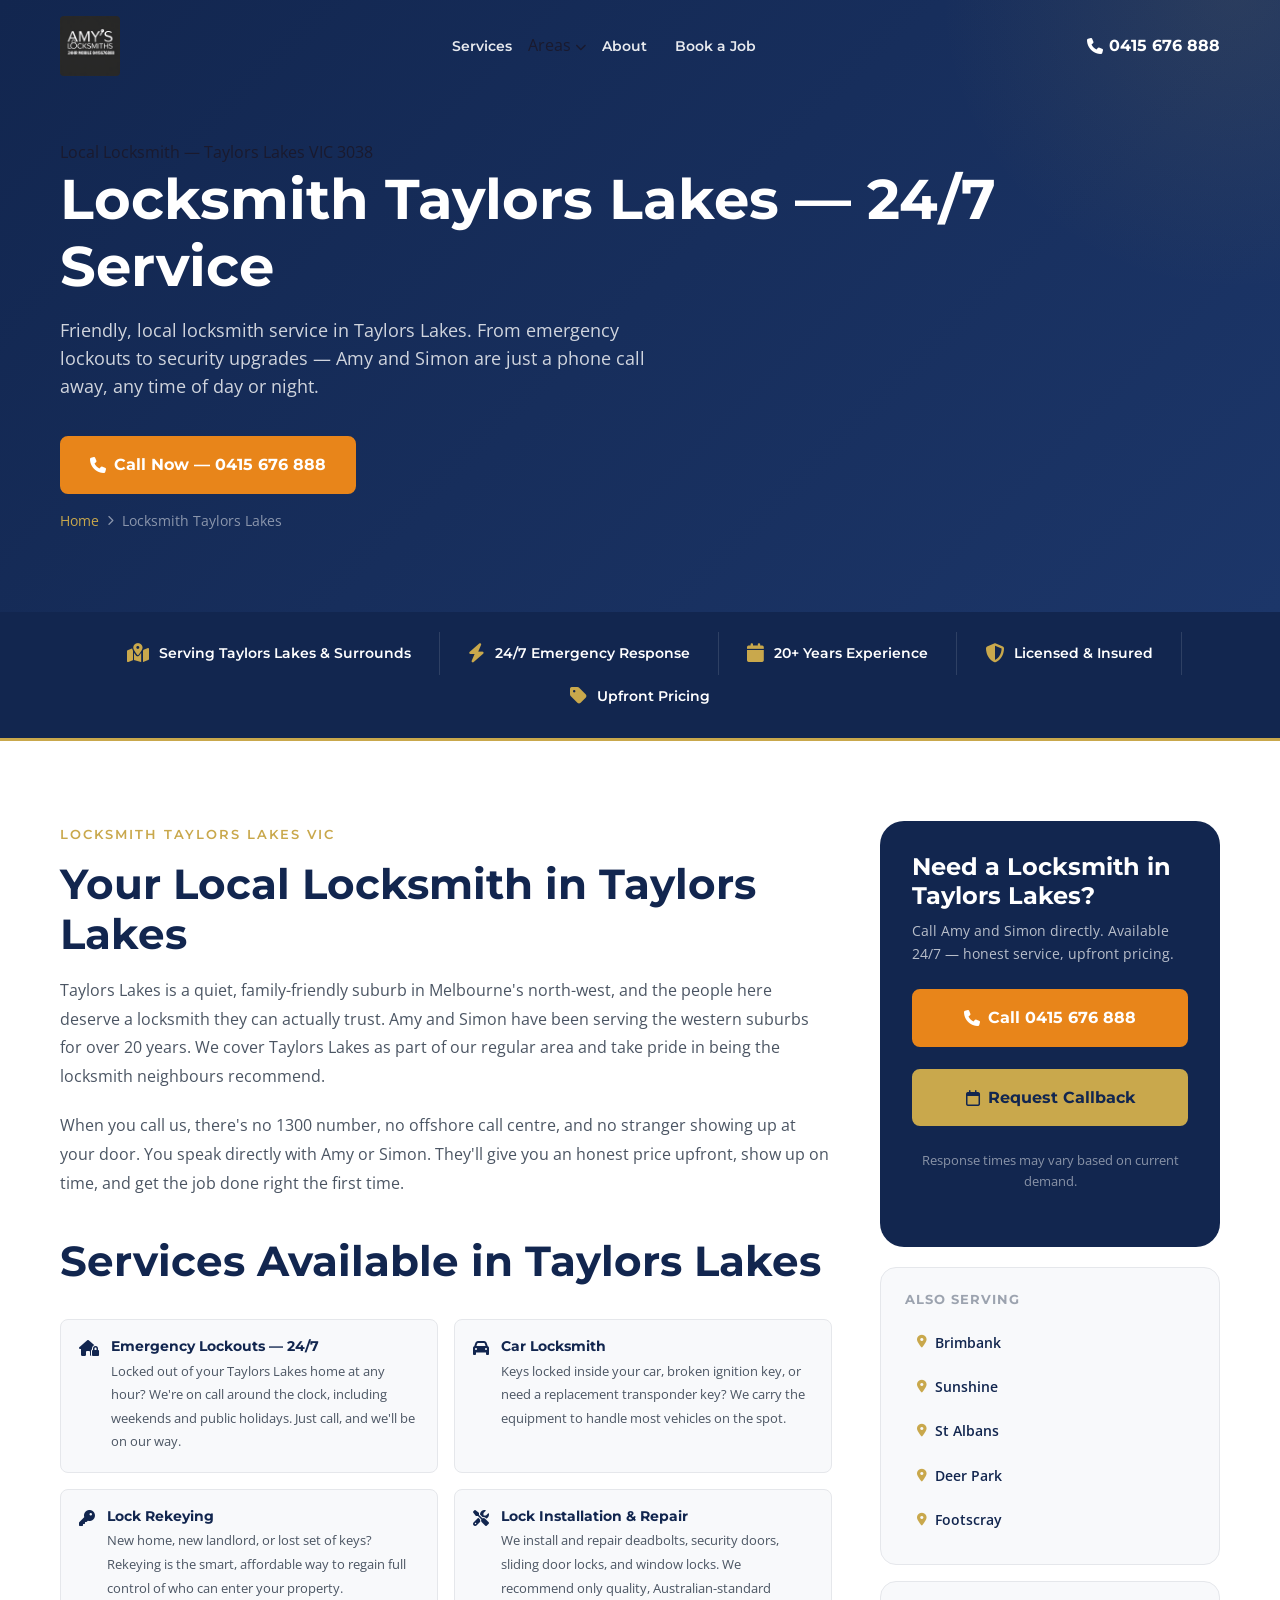
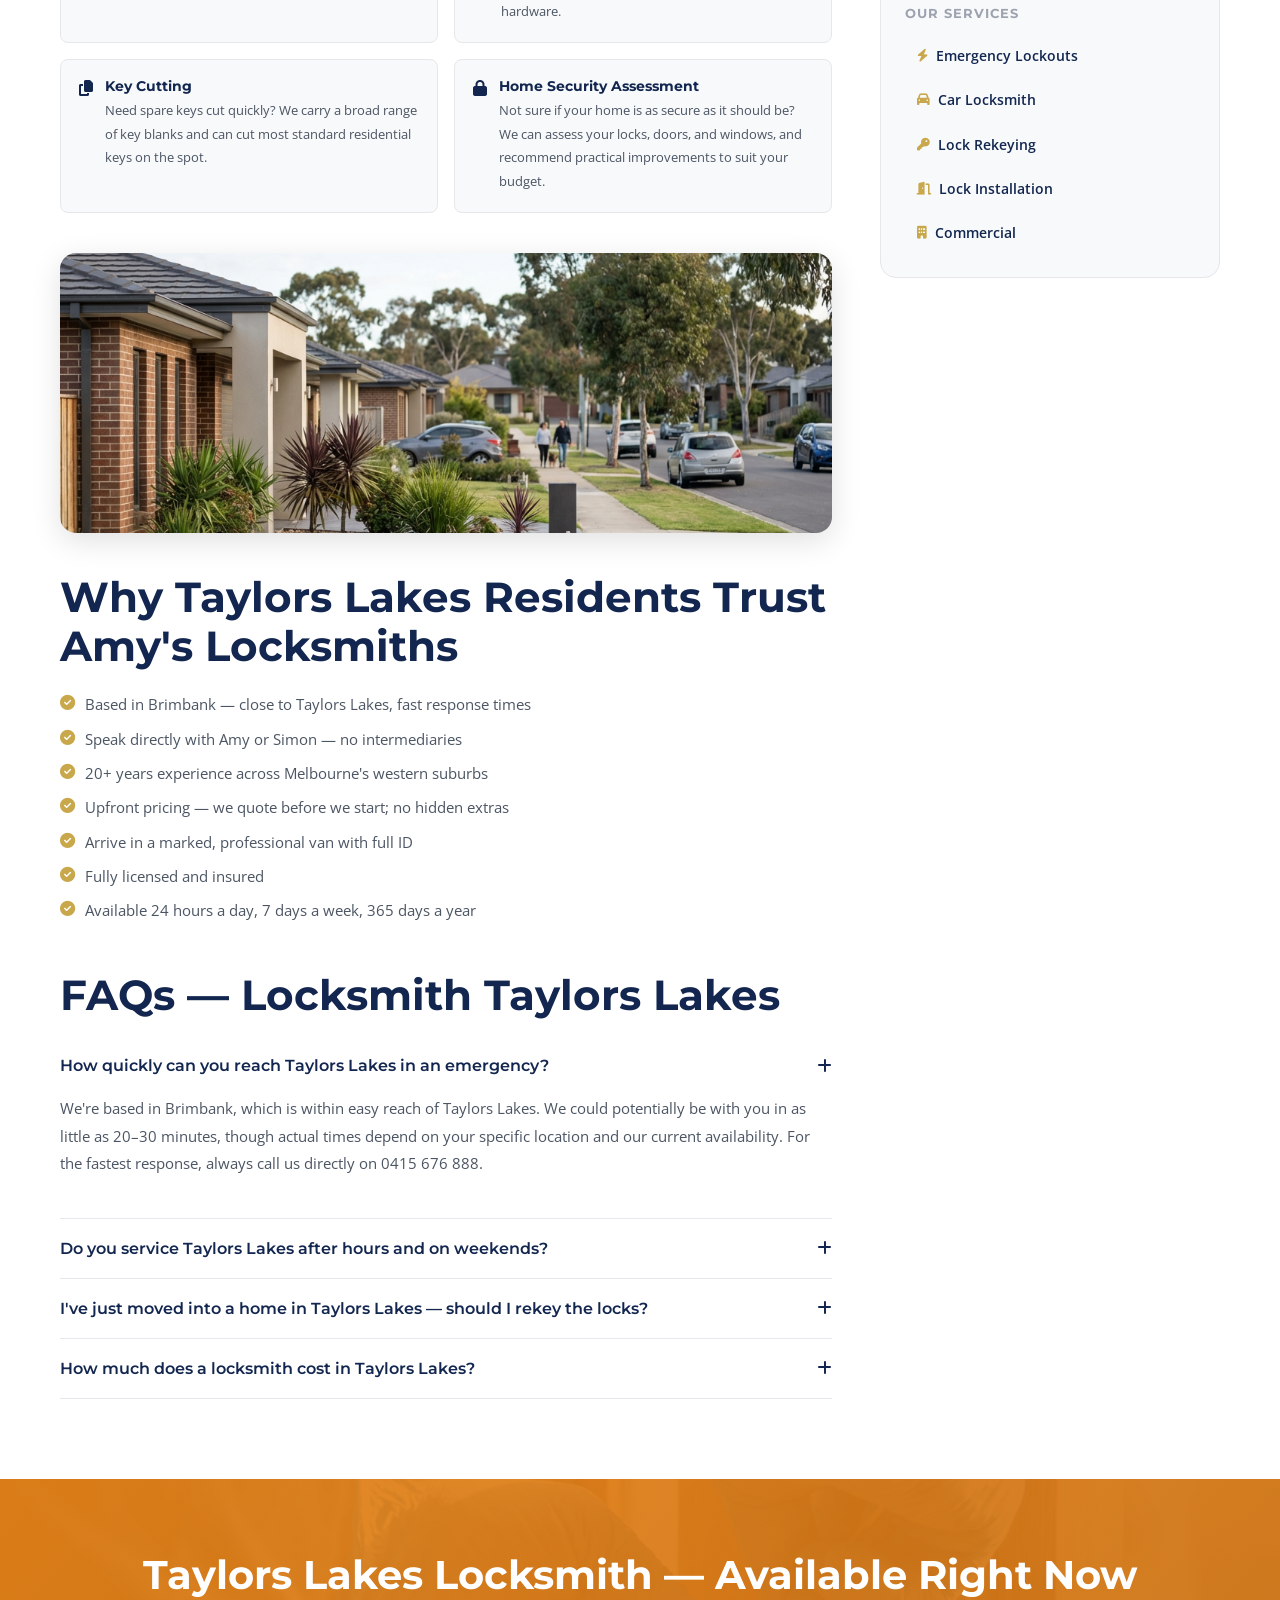
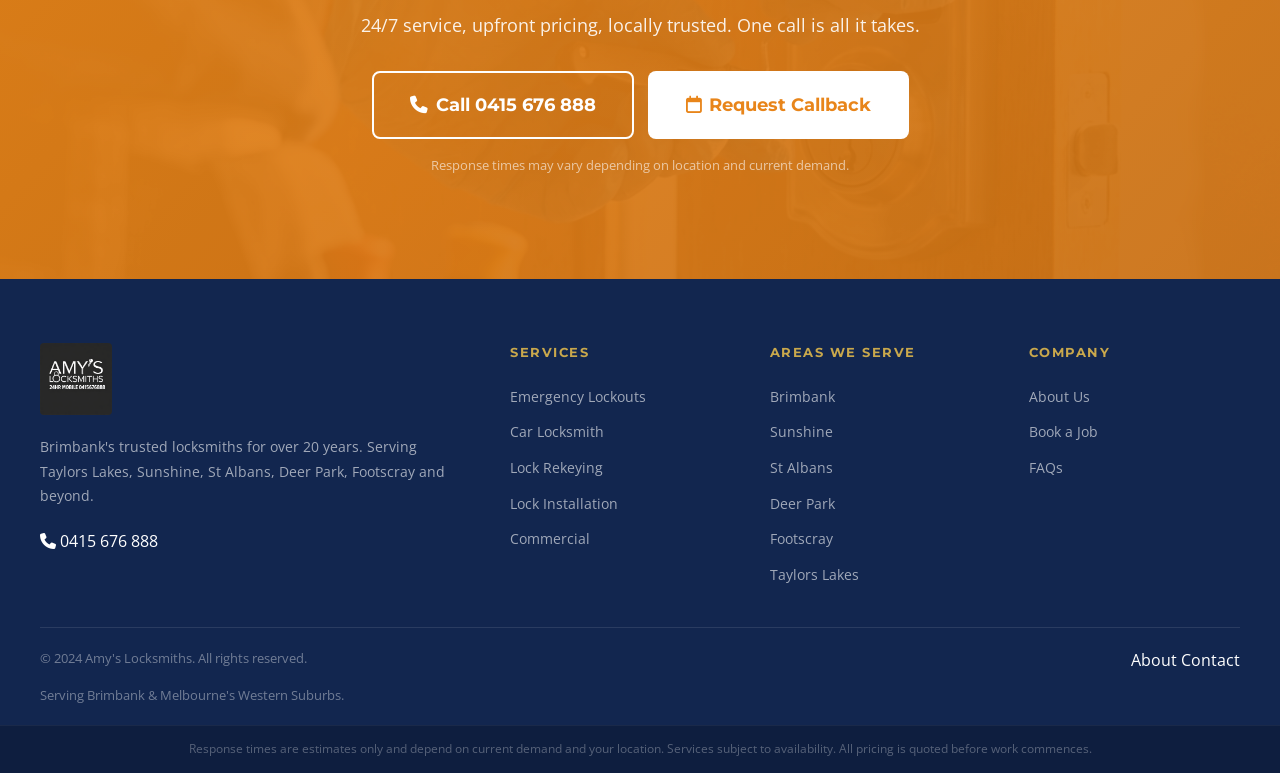
<file: locations/taylors-lakes.html>
<!DOCTYPE html>
<html lang="en">
<head>
  <meta charset="UTF-8">
  <meta name="viewport" content="width=device-width, initial-scale=1.0">
  <title>Locksmith Taylors Lakes VIC — 24/7 Emergency Service | Amy's Locksmiths</title>
  <meta name="description" content="Local locksmith in Taylors Lakes, VIC. Amy and Simon provide fast 24/7 locksmith services — emergency lockouts, car locksmith, lock rekeying and installation in Taylors Lakes. Call 0415 676 888.">
  <meta name="keywords" content="locksmith taylors lakes, emergency locksmith taylors lakes, locksmith taylors lakes vic, locksmith near me taylors lakes">
  <link rel="canonical" href="https://amyslocksmith.quantummerlin.com/locations/taylors-lakes.html">
  <meta property="og:title" content="Locksmith Taylors Lakes VIC — 24/7 | Amy's Locksmiths">
  <meta property="og:description" content="Local locksmith in Taylors Lakes, VIC. Fast 24/7 locksmith services — emergency lockouts, car locksmith, lock rekeying and installation. Amy and Simon. Call 0415 676 888.">
  <meta property="og:image" content="https://amyslocksmith.quantummerlin.com/street.png">
  <meta property="og:image:width" content="1200">
  <meta property="og:image:height" content="630">
  <meta property="og:type" content="website">
  <meta property="og:url" content="https://amyslocksmith.quantummerlin.com/locations/taylors-lakes.html">
  <meta property="og:locale" content="en_AU">
  <meta property="og:site_name" content="Amy's Locksmiths">
  <meta name="twitter:card" content="summary_large_image">
  <meta name="twitter:title" content="Locksmith Taylors Lakes VIC — 24/7 | Amy's Locksmiths">
  <meta name="twitter:description" content="Fast, trusted locksmith in Taylors Lakes. Call 0415 676 888 any time.">
  <meta name="twitter:image" content="https://amyslocksmith.quantummerlin.com/street.png">
  <meta name="robots" content="index, follow">
  <script type="application/ld+json">
  {
    "@context": "https://schema.org",
    "@type": "Locksmith",
    "name": "Amy's Locksmiths — Taylors Lakes",
    "telephone": "+61415676888",
    "url": "https://amyslocksmith.quantummerlin.com/locations/taylors-lakes.html",
    "image": "https://amyslocksmith.quantummerlin.com/logo.png",
    "address": { "@type": "PostalAddress", "addressLocality": "Taylors Lakes", "addressRegion": "VIC", "postalCode": "3038", "addressCountry": "AU" },
    "geo": { "@type": "GeoCoordinates", "latitude": -37.7167, "longitude": 144.7944 },
    "areaServed": "Taylors Lakes VIC 3038",
    "openingHoursSpecification": { "@type": "OpeningHoursSpecification", "dayOfWeek": ["Monday","Tuesday","Wednesday","Thursday","Friday","Saturday","Sunday"], "opens": "00:00", "closes": "23:59" },
    "aggregateRating": { "@type": "AggregateRating", "ratingValue": "5.0", "reviewCount": "108", "bestRating": "5" },
    "priceRange": "$$"
  }
  </script>
  <script type="application/ld+json">
  {
    "@context": "https://schema.org",
    "@type": "BreadcrumbList",
    "itemListElement": [
      { "@type": "ListItem", "position": 1, "name": "Home", "item": "https://amyslocksmith.quantummerlin.com/" },
      { "@type": "ListItem", "position": 2, "name": "Locksmith Taylors Lakes", "item": "https://amyslocksmith.quantummerlin.com/locations/taylors-lakes.html" }
    ]
  }
  </script>
  <script type="application/ld+json">
  {
    "@context": "https://schema.org",
    "@type": "FAQPage",
    "mainEntity": [
      { "@type": "Question", "name": "How quickly can you reach Taylors Lakes in an emergency?", "acceptedAnswer": { "@type": "Answer", "text": "We're based in Brimbank, within easy reach of Taylors Lakes. We could potentially be with you in as little as 20–30 minutes, though actual times depend on your specific location and our current availability." } },
      { "@type": "Question", "name": "Do you service Taylors Lakes after hours and on weekends?", "acceptedAnswer": { "@type": "Answer", "text": "Yes — we operate 24 hours a day, 7 days a week, every day of the year. Lockouts don't happen on schedule." } },
      { "@type": "Question", "name": "Should I rekey the locks in my new Taylors Lakes home?", "acceptedAnswer": { "@type": "Answer", "text": "Absolutely — we recommend this for every new home. You never know how many copies of the original keys exist. Rekeying is typically cheaper than replacing the locks and gives you complete peace of mind." } },
      { "@type": "Question", "name": "How much does a locksmith cost in Taylors Lakes?", "acceptedAnswer": { "@type": "Answer", "text": "We always quote before starting work. For a general idea call us on 0415 676 888 and we can often provide a rough estimate over the phone based on your description of the job." } }
    ]
  }
  </script>
  <link rel="preconnect" href="https://fonts.googleapis.com">
  <link rel="preconnect" href="https://fonts.gstatic.com" crossorigin>
  <link href="https://fonts.googleapis.com/css2?family=Montserrat:wght@600;700;800&family=Open+Sans:wght@400;600&display=swap" rel="stylesheet">
  <link rel="stylesheet" href="https://cdnjs.cloudflare.com/ajax/libs/font-awesome/6.5.0/css/all.min.css" media="print" onload="this.media='all'">
  <noscript><link rel="stylesheet" href="https://cdnjs.cloudflare.com/ajax/libs/font-awesome/6.5.0/css/all.min.css"></noscript>
  <link rel="stylesheet" href="../css/style.css">
  <link rel="icon" type="image/png" href="../logo.png">
</head>
<body>

<!-- ========== HEADER ========== -->
<header class="site-header transparent" id="siteHeader">
  <div class="container">
    <div class="header-inner">
      <a href="../index.html" class="header-logo">
        <img src="../logo.png" alt="Amy's Locksmiths — Home">
      </a>
      <nav class="main-nav">
        <a href="../index.html#services">Services</a>
        <div class="dropdown">
          <a href="../index.html#service-area">Areas <i class="fa-solid fa-chevron-down" style="font-size:0.7rem;"></i></a>
          <div class="dropdown-menu">
            <a href="sunshine.html">Sunshine</a>
            <a href="st-albans.html">St Albans</a>
            <a href="deer-park.html">Deer Park</a>
            <a href="footscray.html">Footscray</a>
            <a href="taylors-lakes.html">Taylors Lakes</a>
          </div>
        </div>
        <a href="../about.html">About</a>
        <a href="../book.html">Book a Job</a>
      </nav>
      <div class="header-cta">
        <a href="tel:0415676888" class="header-phone">
          <i class="fa-solid fa-phone"></i> 0415 676 888
        </a>
        <button class="hamburger" aria-label="Open menu" aria-expanded="false">
          <span></span><span></span><span></span>
        </button>
      </div>
    </div>
  </div>
</header>

<!-- ========== MOBILE NAV ========== -->
<nav class="mobile-nav" aria-label="Mobile navigation">
  <button class="mobile-nav-close" style="position:absolute;top:24px;right:24px;background:none;border:none;color:white;font-size:1.6rem;cursor:pointer;" aria-label="Close menu">
    <i class="fa-solid fa-xmark"></i>
  </button>
  <a href="../index.html">Home</a>
  <a href="../services/emergency-locksmith.html">Emergency Lockouts</a>
  <a href="../services/car-locksmith.html">Car Locksmith</a>
  <a href="../services/lock-rekeying.html">Lock Rekeying</a>
  <a href="../services/lock-installation.html">Lock Installation</a>
  <a href="../services/commercial-locksmith.html">Commercial</a>
  <a href="../about.html">About Us</a>
  <a href="../book.html">Book a Job</a>
  <div class="mobile-nav-cta">
    <a href="tel:0415676888" class="btn btn-primary">
      <i class="fa-solid fa-phone"></i> Call 0415 676 888
    </a>
    <a href="../book.html" class="btn btn-secondary">Request Callback</a>
  </div>
</nav>

<!-- ========== PAGE HERO ========== -->
<section class="page-hero">
  <div class="container">
    <span class="page-hero-label">Local Locksmith — Taylors Lakes VIC 3038</span>
    <h1>Locksmith Taylors Lakes — 24/7 Service</h1>
    <p>Friendly, local locksmith service in Taylors Lakes. From emergency lockouts to security upgrades — Amy and Simon are just a phone call away, any time of day or night.</p>
    <a href="tel:0415676888" class="btn btn-primary btn-pulse" style="margin-top:8px;">
      <i class="fa-solid fa-phone"></i> Call Now — 0415 676 888
    </a>
    <nav class="breadcrumb" aria-label="Breadcrumb">
      <a href="../index.html">Home</a>
      <i class="fa-solid fa-chevron-right"></i>
      <span>Locksmith Taylors Lakes</span>
    </nav>
  </div>
</section>

<!-- ========== TRUST BAR ========== -->
<div class="trust-bar">
  <div class="container">
    <div class="trust-bar-inner">
      <div class="trust-item"><i class="fa-solid fa-map-location-dot"></i> Serving Taylors Lakes &amp; Surrounds</div>
      <div class="trust-item"><i class="fa-solid fa-bolt"></i> 24/7 Emergency Response</div>
      <div class="trust-item"><i class="fa-solid fa-calendar"></i> 20+ Years Experience</div>
      <div class="trust-item"><i class="fa-solid fa-shield-halved"></i> Licensed &amp; Insured</div>
      <div class="trust-item"><i class="fa-solid fa-tag"></i> Upfront Pricing</div>
    </div>
  </div>
</div>

<!-- ========== MAIN CONTENT ========== -->
<section class="section">
  <div class="container">
    <div class="service-content">

      <!-- LEFT: Body -->
      <div class="service-body">

        <div class="fade-in">
          <span class="section-label">Locksmith Taylors Lakes VIC</span>
          <h2>Your Local Locksmith in Taylors Lakes</h2>
          <p>Taylors Lakes is a quiet, family-friendly suburb in Melbourne's north-west, and the people here deserve a locksmith they can actually trust. Amy and Simon have been serving the western suburbs for over 20 years. We cover Taylors Lakes as part of our regular area and take pride in being the locksmith neighbours recommend.</p>
          <p>When you call us, there's no 1300 number, no offshore call centre, and no stranger showing up at your door. You speak directly with Amy or Simon. They'll give you an honest price upfront, show up on time, and get the job done right the first time.</p>
        </div>

        <div class="fade-in" style="margin-top:40px;">
          <h2>Services Available in Taylors Lakes</h2>
          <div class="service-features">
            <div class="service-feature">
              <i class="fa-solid fa-house-lock"></i>
              <div class="service-feature-text">
                <h4>Emergency Lockouts — 24/7</h4>
                <p>Locked out of your Taylors Lakes home at any hour? We're on call around the clock, including weekends and public holidays. Just call, and we'll be on our way.</p>
              </div>
            </div>
            <div class="service-feature">
              <i class="fa-solid fa-car"></i>
              <div class="service-feature-text">
                <h4>Car Locksmith</h4>
                <p>Keys locked inside your car, broken ignition key, or need a replacement transponder key? We carry the equipment to handle most vehicles on the spot.</p>
              </div>
            </div>
            <div class="service-feature">
              <i class="fa-solid fa-key"></i>
              <div class="service-feature-text">
                <h4>Lock Rekeying</h4>
                <p>New home, new landlord, or lost set of keys? Rekeying is the smart, affordable way to regain full control of who can enter your property.</p>
              </div>
            </div>
            <div class="service-feature">
              <i class="fa-solid fa-screwdriver-wrench"></i>
              <div class="service-feature-text">
                <h4>Lock Installation &amp; Repair</h4>
                <p>We install and repair deadbolts, security doors, sliding door locks, and window locks. We recommend only quality, Australian-standard hardware.</p>
              </div>
            </div>
            <div class="service-feature">
              <i class="fa-solid fa-copy"></i>
              <div class="service-feature-text">
                <h4>Key Cutting</h4>
                <p>Need spare keys cut quickly? We carry a broad range of key blanks and can cut most standard residential keys on the spot.</p>
              </div>
            </div>
            <div class="service-feature">
              <i class="fa-solid fa-lock"></i>
              <div class="service-feature-text">
                <h4>Home Security Assessment</h4>
                <p>Not sure if your home is as secure as it should be? We can assess your locks, doors, and windows, and recommend practical improvements to suit your budget.</p>
              </div>
            </div>
          </div>
        </div>

        <!-- Street image -->
        <div class="fade-in" style="margin-top:40px;border-radius:16px;overflow:hidden;box-shadow:0 8px 30px rgba(0,0,0,.12);">
          <img src="../street.png" alt="Taylors Lakes suburban streets served by Amy's Locksmiths" style="width:100%;height:280px;object-fit:cover;">
        </div>

        <div class="fade-in" style="margin-top:40px;">
          <h2>Why Taylors Lakes Residents Trust Amy's Locksmiths</h2>
          <ul class="checkmark-list">
            <li><i class="fa-solid fa-circle-check"></i> Based in Brimbank — close to Taylors Lakes, fast response times</li>
            <li><i class="fa-solid fa-circle-check"></i> Speak directly with Amy or Simon — no intermediaries</li>
            <li><i class="fa-solid fa-circle-check"></i> 20+ years experience across Melbourne's western suburbs</li>
            <li><i class="fa-solid fa-circle-check"></i> Upfront pricing — we quote before we start; no hidden extras</li>
            <li><i class="fa-solid fa-circle-check"></i> Arrive in a marked, professional van with full ID</li>
            <li><i class="fa-solid fa-circle-check"></i> Fully licensed and insured</li>
            <li><i class="fa-solid fa-circle-check"></i> Available 24 hours a day, 7 days a week, 365 days a year</li>
          </ul>
        </div>

        <!-- FAQs -->
        <div class="fade-in" style="margin-top:48px;">
          <h2>FAQs — Locksmith Taylors Lakes</h2>
          <div class="faq-list">
            <div class="faq-item">
              <button class="faq-question">
                How quickly can you reach Taylors Lakes in an emergency?
                <i class="fa-solid fa-plus"></i>
              </button>
              <div class="faq-answer">
                <p>We're based in Brimbank, which is within easy reach of Taylors Lakes. We could potentially be with you in as little as 20–30 minutes, though actual times depend on your specific location and our current availability. For the fastest response, always call us directly on 0415 676 888.</p>
              </div>
            </div>
            <div class="faq-item">
              <button class="faq-question">
                Do you service Taylors Lakes after hours and on weekends?
                <i class="fa-solid fa-plus"></i>
              </button>
              <div class="faq-answer">
                <p>Yes — we operate 24 hours a day, 7 days a week, every day of the year. We understand lockouts don't happen on schedule. There's no need to wait until morning or the next business day.</p>
              </div>
            </div>
            <div class="faq-item">
              <button class="faq-question">
                I've just moved into a home in Taylors Lakes — should I rekey the locks?
                <i class="fa-solid fa-plus"></i>
              </button>
              <div class="faq-answer">
                <p>Absolutely — and it's something we recommend for every new home. You never know how many copies of the original keys exist. Rekeying is typically cheaper than replacing the locks entirely, and it gives you complete peace of mind. Call us and we can usually come out the same day.</p>
              </div>
            </div>
            <div class="faq-item">
              <button class="faq-question">
                How much does a locksmith cost in Taylors Lakes?
                <i class="fa-solid fa-plus"></i>
              </button>
              <div class="faq-answer">
                <p>Pricing depends on the job type, time of day, and any hardware required. We always quote before starting work. For a general idea, call us on 0415 676 888 and we can often provide a rough estimate over the phone based on your description of the job.</p>
              </div>
            </div>
          </div>
        </div>

      </div>

      <!-- RIGHT: Sidebar -->
      <aside class="service-sidebar">
        <div class="sidebar-cta">
          <h3>Need a Locksmith in Taylors Lakes?</h3>
          <p>Call Amy and Simon directly. Available 24/7 — honest service, upfront pricing.</p>
          <a href="tel:0415676888" class="btn btn-primary btn-pulse">
            <i class="fa-solid fa-phone"></i> Call 0415 676 888
          </a>
          <a href="../book.html" class="btn btn-gold" style="margin-top:10px;">
            <i class="fa-regular fa-calendar"></i> Request Callback
          </a>
          <p style="text-align:center;font-size:0.8rem;color:rgba(255,255,255,0.5);margin-top:12px;">Response times may vary based on current demand.</p>
        </div>

        <div class="sidebar-areas">
          <h4>Also Serving</h4>
          <div class="sidebar-area-list">
            <a href="../index.html"><i class="fa-solid fa-location-dot"></i> Brimbank</a>
            <a href="sunshine.html"><i class="fa-solid fa-location-dot"></i> Sunshine</a>
            <a href="st-albans.html"><i class="fa-solid fa-location-dot"></i> St Albans</a>
            <a href="deer-park.html"><i class="fa-solid fa-location-dot"></i> Deer Park</a>
            <a href="footscray.html"><i class="fa-solid fa-location-dot"></i> Footscray</a>
          </div>
        </div>

        <div class="sidebar-areas" style="margin-top:16px;">
          <h4>Our Services</h4>
          <div class="sidebar-area-list">
            <a href="../services/emergency-locksmith.html"><i class="fa-solid fa-bolt"></i> Emergency Lockouts</a>
            <a href="../services/car-locksmith.html"><i class="fa-solid fa-car"></i> Car Locksmith</a>
            <a href="../services/lock-rekeying.html"><i class="fa-solid fa-key"></i> Lock Rekeying</a>
            <a href="../services/lock-installation.html"><i class="fa-solid fa-door-open"></i> Lock Installation</a>
            <a href="../services/commercial-locksmith.html"><i class="fa-solid fa-building"></i> Commercial</a>
          </div>
        </div>
      </aside>

    </div>
  </div>
</section>

<!-- ========== CTA BANNER ========== -->
<section class="cta-banner">
  <div class="cta-banner-content container">
    <h2>Taylors Lakes Locksmith — Available Right Now</h2>
    <p>24/7 service, upfront pricing, locally trusted. One call is all it takes.</p>
    <div style="display:flex;gap:14px;justify-content:center;flex-wrap:wrap;">
      <a href="tel:0415676888" class="btn btn-secondary btn-lg">
        <i class="fa-solid fa-phone"></i> Call 0415 676 888
      </a>
      <a href="../book.html" class="btn btn-lg" style="background:white;color:var(--orange);">
        <i class="fa-regular fa-calendar"></i> Request Callback
      </a>
    </div>
    <p style="margin-top:16px;font-size:.8rem;color:rgba(255,255,255,.6);">Response times may vary depending on location and current demand.</p>
  </div>
</section>

<!-- ========== FOOTER ========== -->
<footer class="site-footer">
  <div class="container footer-main">
    <div class="footer-brand">
      <img src="../logo.png" alt="Amy's Locksmiths">
      <p>Brimbank's trusted locksmiths for over 20 years. Serving Taylors Lakes, Sunshine, St Albans, Deer Park, Footscray and beyond.</p>
      <a href="tel:0415676888" class="footer-phone">
        <i class="fa-solid fa-phone"></i> 0415 676 888
      </a>
    </div>
    <div>
      <div class="footer-heading">Services</div>
      <ul class="footer-links">
        <li><a href="../services/emergency-locksmith.html">Emergency Lockouts</a></li>
        <li><a href="../services/car-locksmith.html">Car Locksmith</a></li>
        <li><a href="../services/lock-rekeying.html">Lock Rekeying</a></li>
        <li><a href="../services/lock-installation.html">Lock Installation</a></li>
        <li><a href="../services/commercial-locksmith.html">Commercial</a></li>
      </ul>
    </div>
    <div>
      <div class="footer-heading">Areas We Serve</div>
      <ul class="footer-links">
        <li><a href="../index.html">Brimbank</a></li>
        <li><a href="sunshine.html">Sunshine</a></li>
        <li><a href="st-albans.html">St Albans</a></li>
        <li><a href="deer-park.html">Deer Park</a></li>
        <li><a href="footscray.html">Footscray</a></li>
        <li><a href="taylors-lakes.html">Taylors Lakes</a></li>
      </ul>
    </div>
    <div>
      <div class="footer-heading">Company</div>
      <ul class="footer-links">
        <li><a href="../about.html">About Us</a></li>
        <li><a href="../book.html">Book a Job</a></li>
        <li><a href="../index.html#faqs">FAQs</a></li>
      </ul>
    </div>
  </div>
  <div class="container footer-bottom">
    <div class="footer-bottom-left">
      <p>&copy; 2024 Amy's Locksmiths. All rights reserved.</p>
      <p>Serving Brimbank &amp; Melbourne's Western Suburbs.</p>
    </div>
    <div class="footer-bottom-right">
      <a href="../about.html">About</a>
      <a href="../book.html">Contact</a>
    </div>
  </div>
  <div class="footer-disclaimer">
    <div class="container">
      <p>Response times are estimates only and depend on current demand and your location. Services subject to availability. All pricing is quoted before work commences.</p>
    </div>
  </div>
</footer>

<!-- ========== STICKY CALL BAR ========== -->
<div class="sticky-call-bar">
  <a href="tel:0415676888">
    <i class="fa-solid fa-phone"></i> Call Amy Now — 0415 676 888
  </a>
</div>

<script src="../js/main.js"></script>
</body>
</html>
</file>
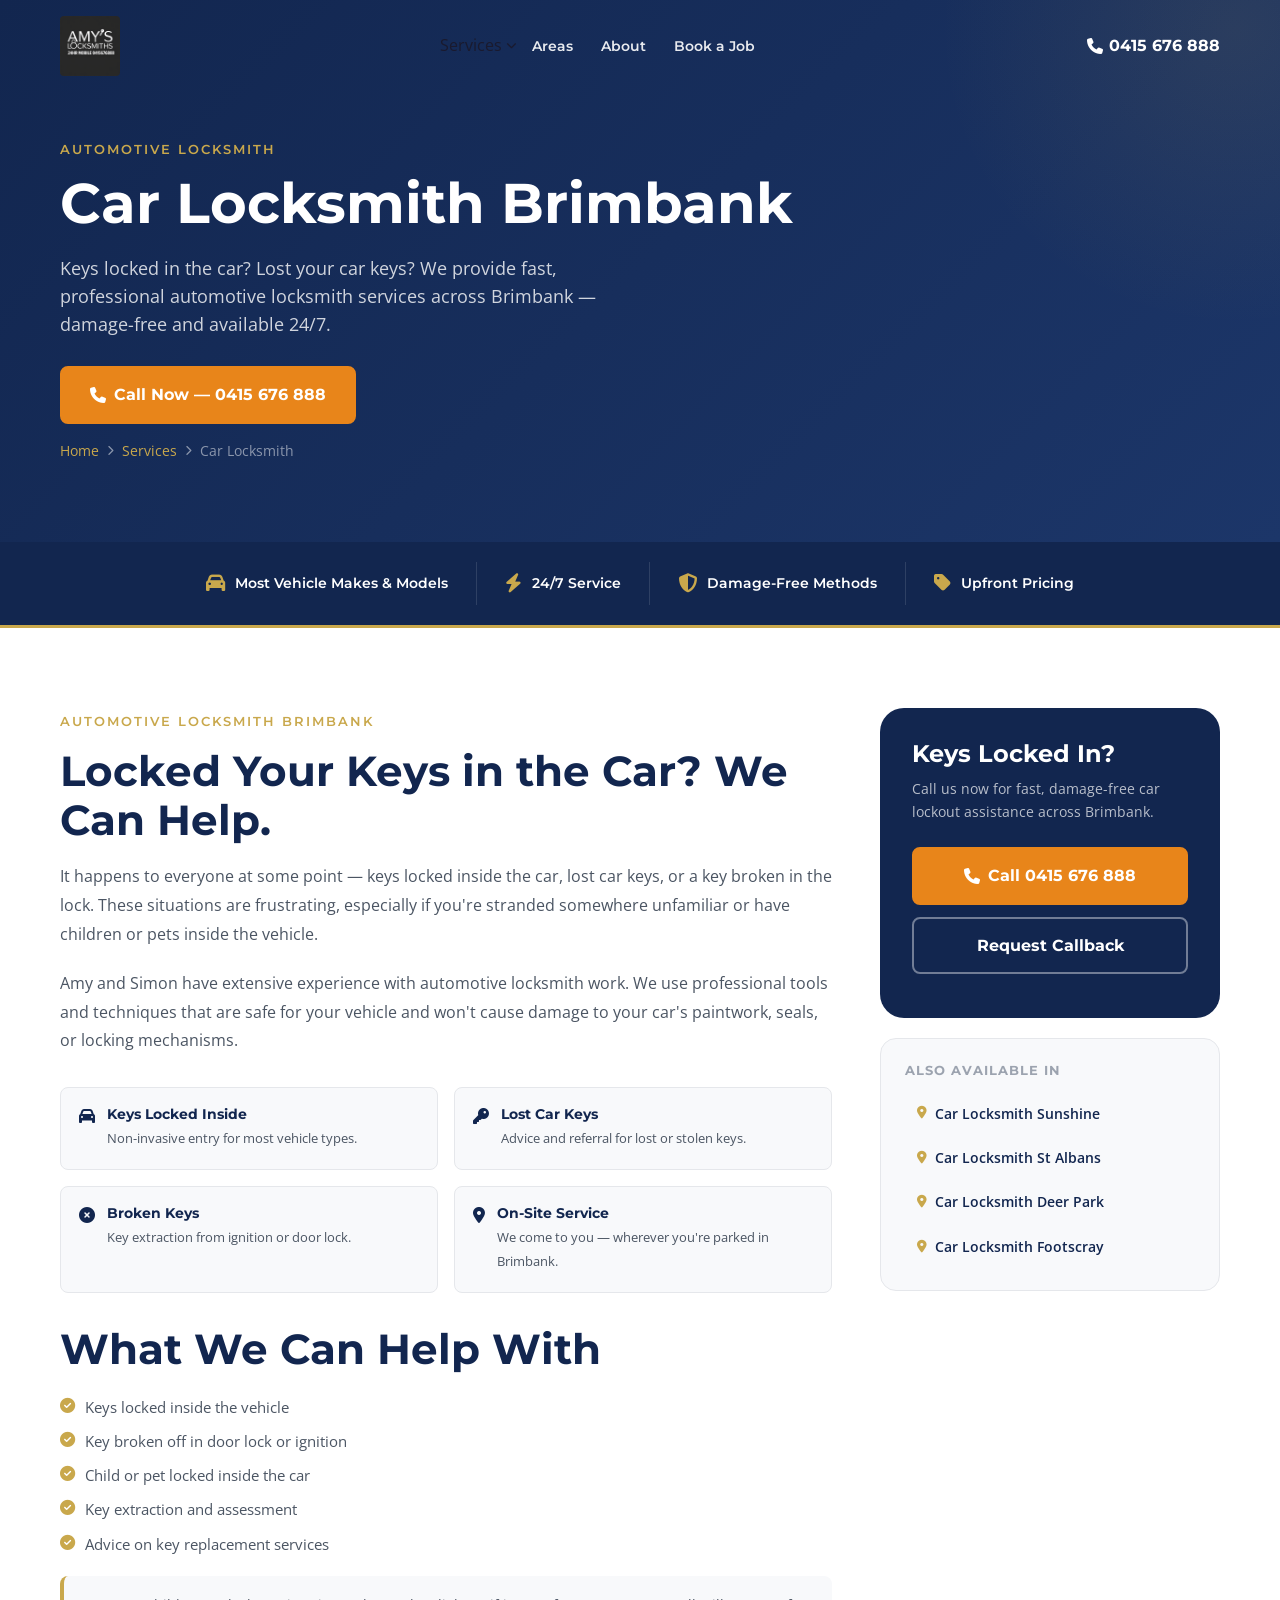
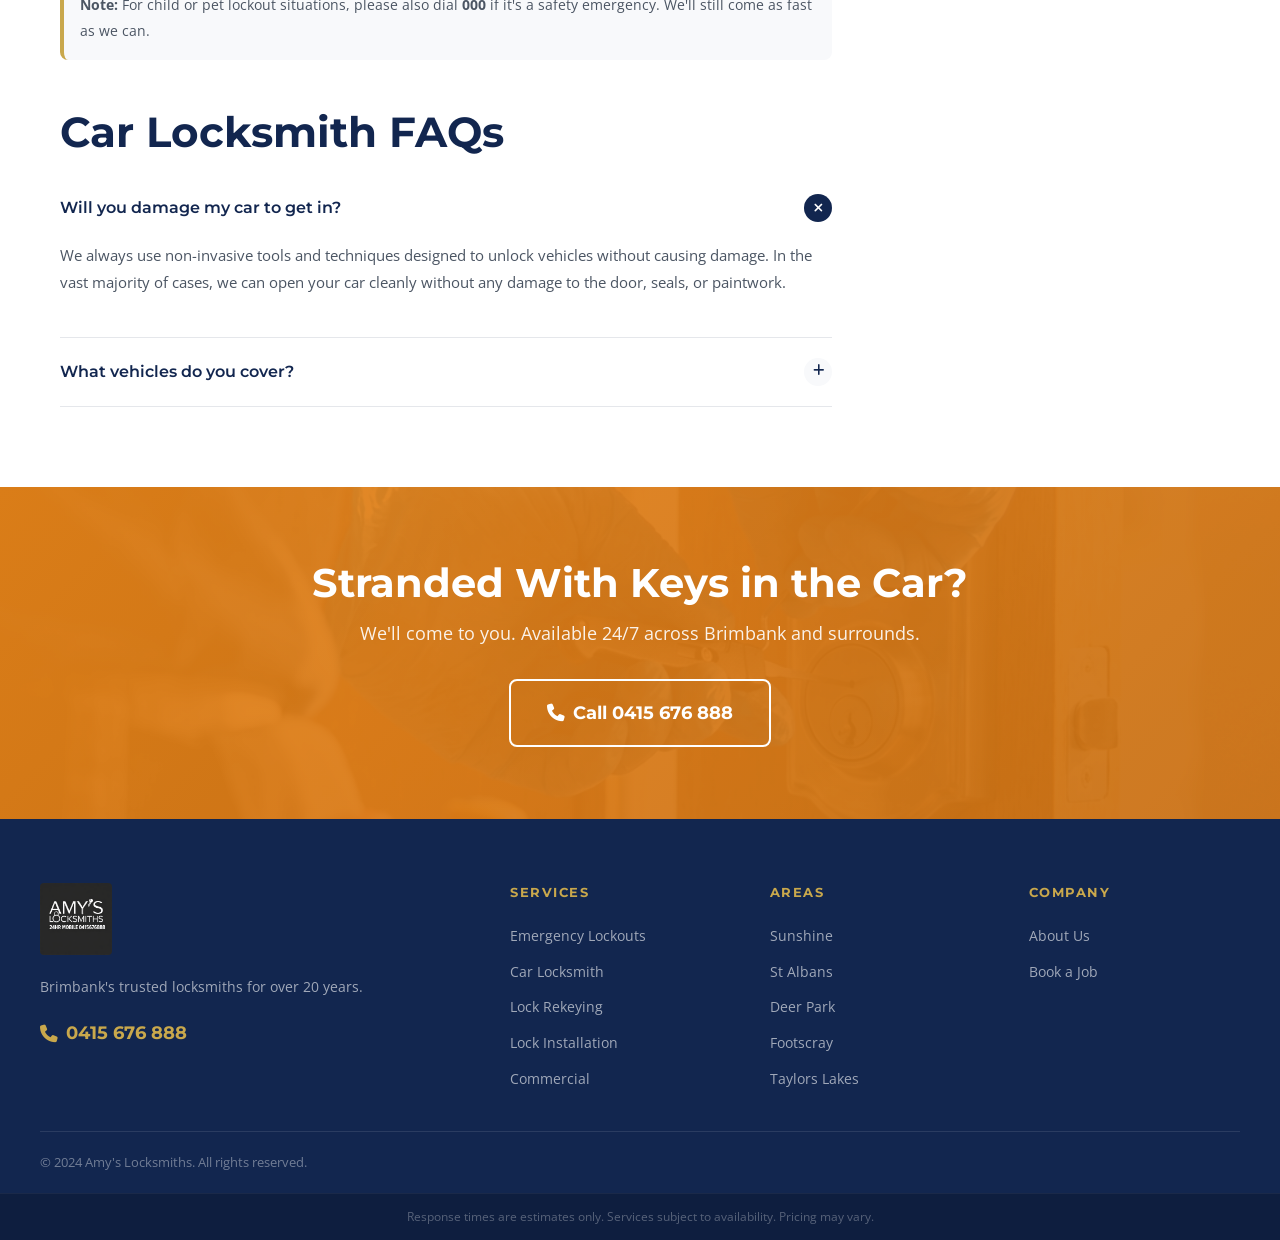
<file: services/car-locksmith.html>
<!DOCTYPE html>
<html lang="en">
<head>
  <meta charset="UTF-8">
  <meta name="viewport" content="width=device-width, initial-scale=1.0">
  <title>Car Locksmith Brimbank — Keys Locked In Car | Amy's Locksmiths</title>
  <meta name="description" content="Car locksmith in Brimbank — locked your keys in the car or lost your car keys? Amy and Simon provide fast, damage-free automotive locksmith services 24/7. Call 0415 676 888.">
  <meta name="keywords" content="car locksmith brimbank, keys locked in car brimbank, automotive locksmith brimbank, car key locksmith, lost car keys brimbank">
  <link rel="canonical" href="https://amyslocksmith.quantummerlin.com/services/car-locksmith.html">
  <!-- Open Graph -->
  <meta property="og:title" content="Car Locksmith Brimbank — Keys Locked In Car | Amy's Locksmiths">
  <meta property="og:description" content="Locked your keys in the car or lost your car keys? Amy and Simon provide fast, damage-free automotive locksmith services 24/7 in Brimbank. Call 0415 676 888.">
  <meta property="og:image" content="https://amyslocksmith.quantummerlin.com/amy%26simon.png">
  <meta property="og:image:width" content="1200">
  <meta property="og:image:height" content="630">
  <meta property="og:type" content="website">
  <meta property="og:url" content="https://amyslocksmith.quantummerlin.com/services/car-locksmith.html">
  <meta property="og:locale" content="en_AU">
  <meta property="og:site_name" content="Amy's Locksmiths">
  <!-- Twitter Card -->
  <meta name="twitter:card" content="summary_large_image">
  <meta name="twitter:title" content="Car Locksmith Brimbank — 24/7 | Amy's Locksmiths">
  <meta name="twitter:description" content="Keys locked in your car? Fast automotive locksmith service in Brimbank. Call 0415 676 888.">
  <meta name="twitter:image" content="https://amyslocksmith.quantummerlin.com/amy%26simon.png">
  <meta name="robots" content="index, follow">
  <script type="application/ld+json">
  {
    "@context": "https://schema.org",
    "@type": "Service",
    "name": "Car Locksmith Brimbank",
    "serviceType": "Automotive Locksmith",
    "provider": {
      "@type": "Locksmith",
      "name": "Amy's Locksmiths",
      "telephone": "+61415676888",
      "url": "https://amyslocksmith.quantummerlin.com",
      "address": { "@type": "PostalAddress", "addressLocality": "Brimbank", "addressRegion": "VIC", "postalCode": "3021", "addressCountry": "AU" }
    },
    "areaServed": ["Brimbank","Sunshine","St Albans","Deer Park","Footscray","Taylors Lakes"],
    "description": "Car locksmith services in Brimbank — keys locked in car, lost car keys, transponder key programming. Fast 24/7 response."
  }
  </script>
  <script type="application/ld+json">
  {
    "@context": "https://schema.org",
    "@type": "BreadcrumbList",
    "itemListElement": [
      { "@type": "ListItem", "position": 1, "name": "Home", "item": "https://amyslocksmith.quantummerlin.com/" },
      { "@type": "ListItem", "position": 2, "name": "Car Locksmith Brimbank", "item": "https://amyslocksmith.quantummerlin.com/services/car-locksmith.html" }
    ]
  }
  </script>
  <script type="application/ld+json">
  {
    "@context": "https://schema.org",
    "@type": "FAQPage",
    "mainEntity": [
      { "@type": "Question", "name": "Will you damage my car to get it unlocked?", "acceptedAnswer": { "@type": "Answer", "text": "We always use non-invasive tools and techniques designed to unlock vehicles without causing damage. In the vast majority of cases we can open your car cleanly without any damage to the door, seals, or paintwork." } },
      { "@type": "Question", "name": "What vehicles do you cover for car locksmith services?", "acceptedAnswer": { "@type": "Answer", "text": "We can assist with most common passenger vehicle makes and models. Please call and describe your situation — we'll let you know if we can help and give you an estimate over the phone." } }
    ]
  }
  </script>
  <link rel="preconnect" href="https://fonts.googleapis.com">
  <link rel="preconnect" href="https://fonts.gstatic.com" crossorigin>
  <link href="https://fonts.googleapis.com/css2?family=Montserrat:wght@600;700;800&family=Open+Sans:wght@400;600&display=swap" rel="stylesheet">
  <link rel="stylesheet" href="https://cdnjs.cloudflare.com/ajax/libs/font-awesome/6.5.0/css/all.min.css" media="print" onload="this.media='all'">
  <noscript><link rel="stylesheet" href="https://cdnjs.cloudflare.com/ajax/libs/font-awesome/6.5.0/css/all.min.css"></noscript>
  <link rel="stylesheet" href="../css/style.css">
  <link rel="icon" type="image/png" href="../logo.png">
</head>
<body>

<header class="site-header" id="siteHeader">
  <div class="container">
    <div class="header-inner">
      <a href="../index.html" class="header-logo"><img src="../logo.png" alt="Amy's Locksmiths"></a>
      <nav class="main-nav">
        <div class="nav-dropdown">
          <a href="../index.html#services">Services <i class="fa-solid fa-chevron-down" style="font-size:.65rem"></i></a>
          <div class="dropdown-menu">
            <a href="emergency-locksmith.html">Emergency Lockouts</a>
            <a href="car-locksmith.html">Car Locksmith</a>
            <a href="lock-rekeying.html">Lock Rekeying</a>
            <a href="lock-installation.html">Lock Installation</a>
            <a href="commercial-locksmith.html">Commercial Locksmith</a>
          </div>
        </div>
        <a href="../index.html#service-area">Areas</a>
        <a href="../about.html">About</a>
        <a href="../book.html">Book a Job</a>
      </nav>
      <div style="display:flex;align-items:center;gap:14px;">
        <a href="tel:0415676888" class="header-phone"><i class="fa-solid fa-phone"></i> 0415 676 888</a>
        <button class="hamburger" aria-label="Open menu"><span></span><span></span><span></span></button>
      </div>
    </div>
  </div>
</header>

<nav class="mobile-nav">
  <button class="mobile-nav-close" style="position:absolute;top:20px;right:20px;background:none;border:none;color:white;font-size:1.5rem;cursor:pointer;padding:8px;"><i class="fa-solid fa-xmark"></i></button>
  <a href="../index.html">Home</a>
  <a href="emergency-locksmith.html">Emergency Lockouts</a>
  <a href="car-locksmith.html">Car Locksmith</a>
  <a href="lock-rekeying.html">Lock Rekeying</a>
  <a href="lock-installation.html">Lock Installation</a>
  <a href="commercial-locksmith.html">Commercial</a>
  <a href="../about.html">About Us</a>
  <a href="../book.html">Book a Job</a>
  <div class="mobile-nav-ctas">
    <a href="tel:0415676888" class="btn btn-primary"><i class="fa-solid fa-phone"></i> Call 0415 676 888</a>
  </div>
</nav>

<section class="page-hero">
  <div class="container">
    <span class="section-label">Automotive Locksmith</span>
    <h1>Car Locksmith Brimbank</h1>
    <p>Keys locked in the car? Lost your car keys? We provide fast, professional automotive locksmith services across Brimbank — damage-free and available 24/7.</p>
    <a href="tel:0415676888" class="btn btn-primary btn-pulse"><i class="fa-solid fa-phone"></i> Call Now — 0415 676 888</a>
    <nav class="breadcrumb"><a href="../index.html">Home</a><i class="fa-solid fa-chevron-right"></i><a href="../index.html#services">Services</a><i class="fa-solid fa-chevron-right"></i><span>Car Locksmith</span></nav>
  </div>
</section>

<div class="trust-bar">
  <div class="container"><div class="trust-bar-inner">
    <div class="trust-item"><i class="fa-solid fa-car"></i> Most Vehicle Makes &amp; Models</div>
    <div class="trust-item"><i class="fa-solid fa-bolt"></i> 24/7 Service</div>
    <div class="trust-item"><i class="fa-solid fa-shield-halved"></i> Damage-Free Methods</div>
    <div class="trust-item"><i class="fa-solid fa-tag"></i> Upfront Pricing</div>
  </div></div>
</div>

<section class="section">
  <div class="container">
    <div class="service-content">
      <div class="service-body">
        <div class="fade-in">
          <span class="section-label">Automotive Locksmith Brimbank</span>
          <h2>Locked Your Keys in the Car? We Can Help.</h2>
          <p>It happens to everyone at some point — keys locked inside the car, lost car keys, or a key broken in the lock. These situations are frustrating, especially if you're stranded somewhere unfamiliar or have children or pets inside the vehicle.</p>
          <p>Amy and Simon have extensive experience with automotive locksmith work. We use professional tools and techniques that are safe for your vehicle and won't cause damage to your car's paintwork, seals, or locking mechanisms.</p>
        </div>

        <div class="service-features fade-in">
          <div class="service-feature"><i class="fa-solid fa-car"></i><div class="service-feature-text"><h4>Keys Locked Inside</h4><p>Non-invasive entry for most vehicle types.</p></div></div>
          <div class="service-feature"><i class="fa-solid fa-key"></i><div class="service-feature-text"><h4>Lost Car Keys</h4><p>Advice and referral for lost or stolen keys.</p></div></div>
          <div class="service-feature"><i class="fa-solid fa-circle-xmark"></i><div class="service-feature-text"><h4>Broken Keys</h4><p>Key extraction from ignition or door lock.</p></div></div>
          <div class="service-feature"><i class="fa-solid fa-location-dot"></i><div class="service-feature-text"><h4>On-Site Service</h4><p>We come to you — wherever you're parked in Brimbank.</p></div></div>
        </div>

        <div class="fade-in">
          <h2>What We Can Help With</h2>
          <ul class="checkmark-list">
            <li><i class="fa-solid fa-check-circle"></i> Keys locked inside the vehicle</li>
            <li><i class="fa-solid fa-check-circle"></i> Key broken off in door lock or ignition</li>
            <li><i class="fa-solid fa-check-circle"></i> Child or pet locked inside the car</li>
            <li><i class="fa-solid fa-check-circle"></i> Key extraction and assessment</li>
            <li><i class="fa-solid fa-check-circle"></i> Advice on key replacement services</li>
          </ul>
          <p style="margin-top:20px;padding:16px;background:var(--off-white);border-radius:var(--r-md);border-left:4px solid var(--gold);font-size:.9rem;color:var(--dark-grey);">
            <strong>Note:</strong> For child or pet lockout situations, please also dial <strong>000</strong> if it's a safety emergency. We'll still come as fast as we can.
          </p>
        </div>

        <div style="margin-top:48px;" class="fade-in">
          <h2>Car Locksmith FAQs</h2>
          <div class="faq-list">
            <div class="faq-item">
              <button class="faq-question">Will you damage my car to get in?<span class="faq-icon"><i class="fa-solid fa-plus"></i></span></button>
              <div class="faq-answer"><p>We always use non-invasive tools and techniques designed to unlock vehicles without causing damage. In the vast majority of cases, we can open your car cleanly without any damage to the door, seals, or paintwork.</p></div>
            </div>
            <div class="faq-item">
              <button class="faq-question">What vehicles do you cover?<span class="faq-icon"><i class="fa-solid fa-plus"></i></span></button>
              <div class="faq-answer"><p>We can assist with most common passenger vehicle makes and models. Please call and describe your situation — we'll let you know if we can help and give you an estimate over the phone.</p></div>
            </div>
          </div>
        </div>
      </div>

      <div class="service-sidebar">
        <div class="sidebar-cta fade-in">
          <h3>Keys Locked In?</h3>
          <p>Call us now for fast, damage-free car lockout assistance across Brimbank.</p>
          <a href="tel:0415676888" class="btn btn-primary btn-pulse"><i class="fa-solid fa-phone"></i> Call 0415 676 888</a>
          <a href="../book.html" class="btn btn-secondary" style="border-color:rgba(255,255,255,.4);">Request Callback</a>
        </div>
        <div class="sidebar-areas fade-in">
          <h4>Also Available in</h4>
          <div class="sidebar-area-list">
            <a href="../locations/sunshine.html"><i class="fa-solid fa-location-dot"></i> Car Locksmith Sunshine</a>
            <a href="../locations/st-albans.html"><i class="fa-solid fa-location-dot"></i> Car Locksmith St Albans</a>
            <a href="../locations/deer-park.html"><i class="fa-solid fa-location-dot"></i> Car Locksmith Deer Park</a>
            <a href="../locations/footscray.html"><i class="fa-solid fa-location-dot"></i> Car Locksmith Footscray</a>
          </div>
        </div>
      </div>
    </div>
  </div>
</section>

<section class="cta-banner">
  <div class="cta-banner-content container">
    <h2>Stranded With Keys in the Car?</h2>
    <p>We'll come to you. Available 24/7 across Brimbank and surrounds.</p>
    <div class="cta-btns"><a href="tel:0415676888" class="btn btn-secondary btn-lg"><i class="fa-solid fa-phone"></i> Call 0415 676 888</a></div>
  </div>
</section>

<footer class="site-footer">
  <div class="container footer-main">
    <div class="footer-brand"><img src="../logo.png" alt="Amy's Locksmiths"><p>Brimbank's trusted locksmiths for over 20 years.</p><a href="tel:0415676888" class="footer-brand-phone"><i class="fa-solid fa-phone"></i> 0415 676 888</a></div>
    <div><div class="footer-heading">Services</div><ul class="footer-links"><li><a href="emergency-locksmith.html">Emergency Lockouts</a></li><li><a href="car-locksmith.html">Car Locksmith</a></li><li><a href="lock-rekeying.html">Lock Rekeying</a></li><li><a href="lock-installation.html">Lock Installation</a></li><li><a href="commercial-locksmith.html">Commercial</a></li></ul></div>
    <div><div class="footer-heading">Areas</div><ul class="footer-links"><li><a href="../locations/sunshine.html">Sunshine</a></li><li><a href="../locations/st-albans.html">St Albans</a></li><li><a href="../locations/deer-park.html">Deer Park</a></li><li><a href="../locations/footscray.html">Footscray</a></li><li><a href="../locations/taylors-lakes.html">Taylors Lakes</a></li></ul></div>
    <div><div class="footer-heading">Company</div><ul class="footer-links"><li><a href="../about.html">About Us</a></li><li><a href="../book.html">Book a Job</a></li></ul></div>
  </div>
  <div class="container footer-bottom"><div class="footer-bottom-left"><p>&copy; 2024 Amy's Locksmiths. All rights reserved.</p></div></div>
  <div class="footer-disclaimer"><div class="container"><p>Response times are estimates only. Services subject to availability. Pricing may vary.</p></div></div>
</footer>
<div class="sticky-call-bar"><a href="tel:0415676888"><i class="fa-solid fa-phone"></i> Call Amy Now — 0415 676 888</a></div>
<script src="../js/main.js"></script>
</body>
</html>
</file>
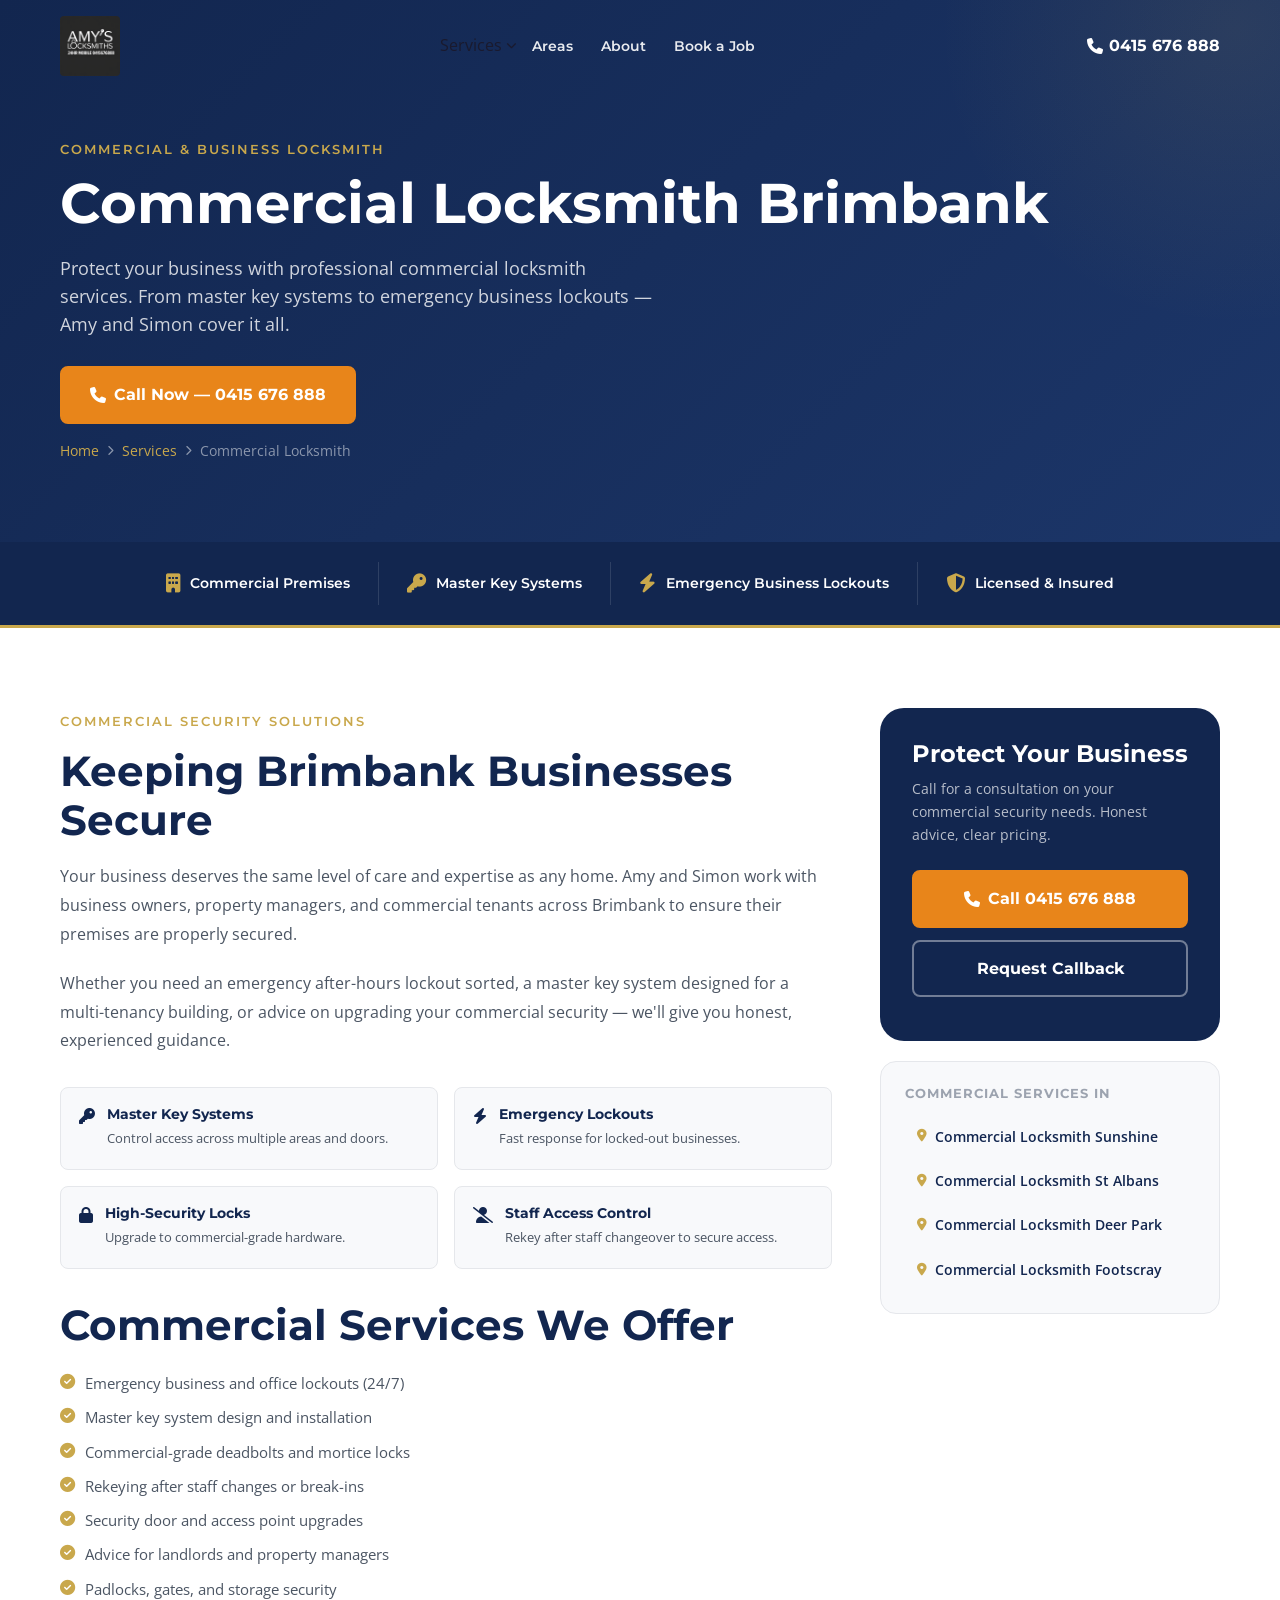
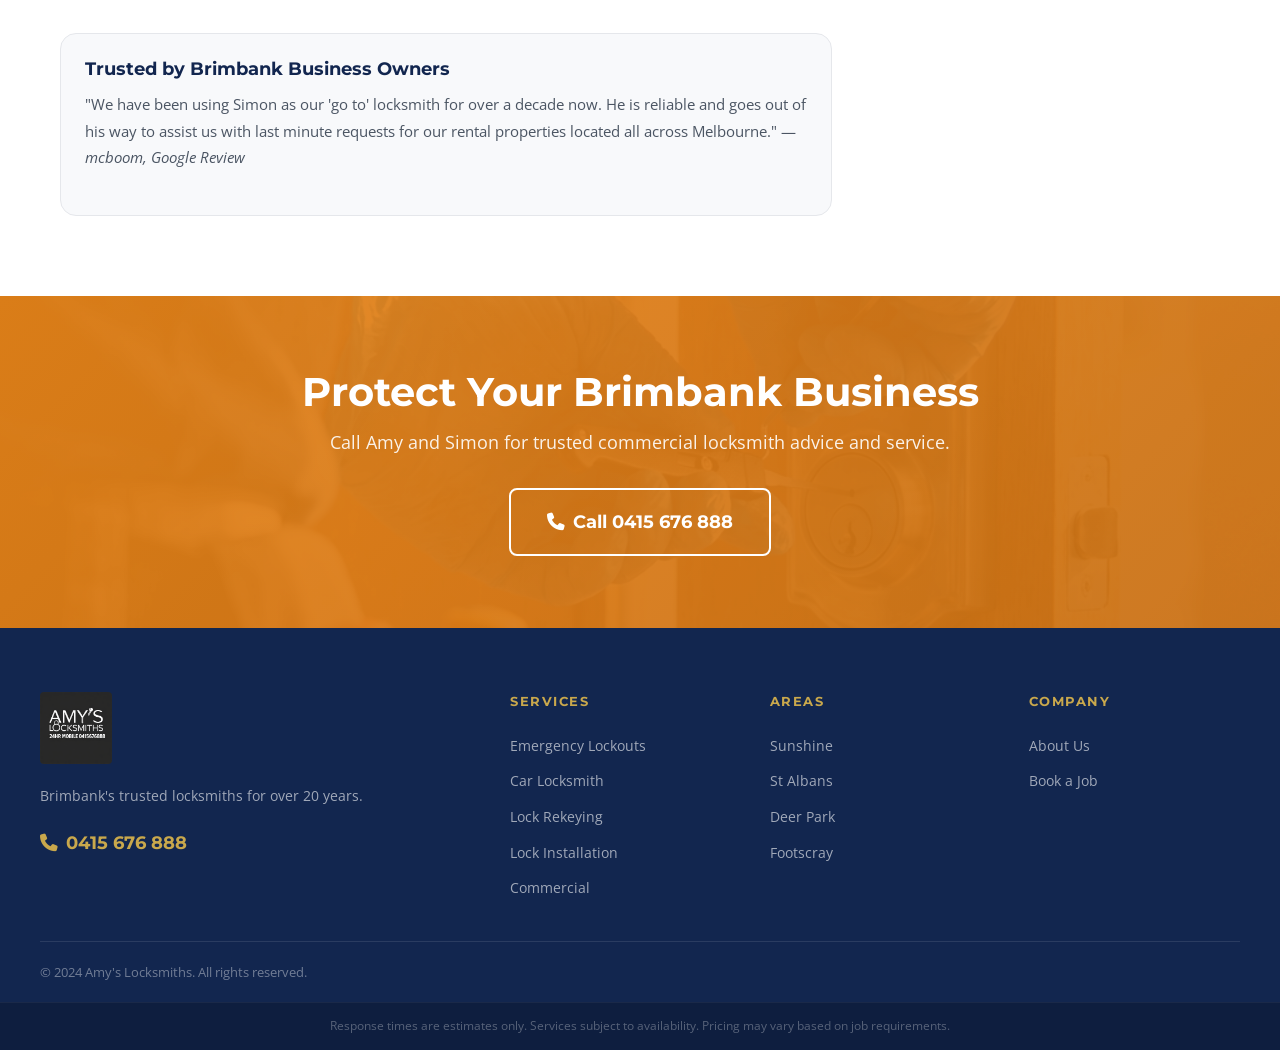
<file: services/commercial-locksmith.html>
<!DOCTYPE html>
<html lang="en">
<head>
  <meta charset="UTF-8">
  <meta name="viewport" content="width=device-width, initial-scale=1.0">
  <title>Commercial Locksmith Brimbank — Business Security | Amy's Locksmiths</title>
  <meta name="description" content="Commercial locksmith services in Brimbank. Master key systems, access control, high-security locks, and emergency business lockouts. Protect your premises. Call 0415 676 888.">
  <meta name="keywords" content="commercial locksmith brimbank, business locksmith brimbank, master key system brimbank, office locksmith brimbank, access control brimbank">
  <link rel="canonical" href="https://amyslocksmith.quantummerlin.com/services/commercial-locksmith.html">
  <!-- Open Graph -->
  <meta property="og:title" content="Commercial Locksmith Brimbank — Business Security | Amy's Locksmiths">
  <meta property="og:description" content="Commercial locksmith services in Brimbank — master key systems, access control, high-security locks, and emergency business lockouts. Call 0415 676 888.">
  <meta property="og:image" content="https://amyslocksmith.quantummerlin.com/tools.png">
  <meta property="og:image:width" content="1200">
  <meta property="og:image:height" content="630">
  <meta property="og:type" content="website">
  <meta property="og:url" content="https://amyslocksmith.quantummerlin.com/services/commercial-locksmith.html">
  <meta property="og:locale" content="en_AU">
  <meta property="og:site_name" content="Amy's Locksmiths">
  <!-- Twitter Card -->
  <meta name="twitter:card" content="summary_large_image">
  <meta name="twitter:title" content="Commercial Locksmith Brimbank | Amy's Locksmiths">
  <meta name="twitter:description" content="Master key systems, access control, and commercial lockouts in Brimbank. Call 0415 676 888.">
  <meta name="twitter:image" content="https://amyslocksmith.quantummerlin.com/tools.png">
  <meta name="robots" content="index, follow">
  <script type="application/ld+json">
  {
    "@context": "https://schema.org",
    "@type": "Service",
    "name": "Commercial Locksmith Brimbank",
    "serviceType": "Commercial Locksmith",
    "provider": {
      "@type": "Locksmith",
      "name": "Amy's Locksmiths",
      "telephone": "+61415676888",
      "url": "https://amyslocksmith.quantummerlin.com",
      "address": { "@type": "PostalAddress", "addressLocality": "Brimbank", "addressRegion": "VIC", "postalCode": "3021", "addressCountry": "AU" }
    },
    "areaServed": ["Brimbank","Sunshine","St Albans","Deer Park","Footscray","Taylors Lakes"],
    "description": "Commercial locksmith services in Brimbank. Master key systems, access control, high-security lock installation, and 24/7 emergency business lockouts."
  }
  </script>
  <script type="application/ld+json">
  {
    "@context": "https://schema.org",
    "@type": "BreadcrumbList",
    "itemListElement": [
      { "@type": "ListItem", "position": 1, "name": "Home", "item": "https://amyslocksmith.quantummerlin.com/" },
      { "@type": "ListItem", "position": 2, "name": "Commercial Locksmith Brimbank", "item": "https://amyslocksmith.quantummerlin.com/services/commercial-locksmith.html" }
    ]
  }
  </script>
  <link rel="preconnect" href="https://fonts.googleapis.com">
  <link rel="preconnect" href="https://fonts.gstatic.com" crossorigin>
  <link href="https://fonts.googleapis.com/css2?family=Montserrat:wght@600;700;800&family=Open+Sans:wght@400;600&display=swap" rel="stylesheet">
  <link rel="stylesheet" href="https://cdnjs.cloudflare.com/ajax/libs/font-awesome/6.5.0/css/all.min.css" media="print" onload="this.media='all'">
  <noscript><link rel="stylesheet" href="https://cdnjs.cloudflare.com/ajax/libs/font-awesome/6.5.0/css/all.min.css"></noscript>
  <link rel="stylesheet" href="../css/style.css">
  <link rel="icon" type="image/png" href="../logo.png">
</head>
<body>

<header class="site-header" id="siteHeader">
  <div class="container">
    <div class="header-inner">
      <a href="../index.html" class="header-logo"><img src="../logo.png" alt="Amy's Locksmiths"></a>
      <nav class="main-nav">
        <div class="nav-dropdown">
          <a href="../index.html#services">Services <i class="fa-solid fa-chevron-down" style="font-size:.65rem"></i></a>
          <div class="dropdown-menu">
            <a href="emergency-locksmith.html">Emergency Lockouts</a>
            <a href="car-locksmith.html">Car Locksmith</a>
            <a href="lock-rekeying.html">Lock Rekeying</a>
            <a href="lock-installation.html">Lock Installation</a>
            <a href="commercial-locksmith.html">Commercial Locksmith</a>
          </div>
        </div>
        <a href="../index.html#service-area">Areas</a>
        <a href="../about.html">About</a>
        <a href="../book.html">Book a Job</a>
      </nav>
      <div style="display:flex;align-items:center;gap:14px;">
        <a href="tel:0415676888" class="header-phone"><i class="fa-solid fa-phone"></i> 0415 676 888</a>
        <button class="hamburger" aria-label="Open menu"><span></span><span></span><span></span></button>
      </div>
    </div>
  </div>
</header>

<nav class="mobile-nav">
  <button class="mobile-nav-close" style="position:absolute;top:20px;right:20px;background:none;border:none;color:white;font-size:1.5rem;cursor:pointer;padding:8px;"><i class="fa-solid fa-xmark"></i></button>
  <a href="../index.html">Home</a>
  <a href="emergency-locksmith.html">Emergency Lockouts</a>
  <a href="car-locksmith.html">Car Locksmith</a>
  <a href="lock-rekeying.html">Lock Rekeying</a>
  <a href="lock-installation.html">Lock Installation</a>
  <a href="commercial-locksmith.html">Commercial</a>
  <a href="../about.html">About Us</a>
  <a href="../book.html">Book a Job</a>
  <div class="mobile-nav-ctas"><a href="tel:0415676888" class="btn btn-primary"><i class="fa-solid fa-phone"></i> Call 0415 676 888</a></div>
</nav>

<section class="page-hero">
  <div class="container">
    <span class="section-label">Commercial &amp; Business Locksmith</span>
    <h1>Commercial Locksmith Brimbank</h1>
    <p>Protect your business with professional commercial locksmith services. From master key systems to emergency business lockouts — Amy and Simon cover it all.</p>
    <a href="tel:0415676888" class="btn btn-primary btn-pulse"><i class="fa-solid fa-phone"></i> Call Now — 0415 676 888</a>
    <nav class="breadcrumb"><a href="../index.html">Home</a><i class="fa-solid fa-chevron-right"></i><a href="../index.html#services">Services</a><i class="fa-solid fa-chevron-right"></i><span>Commercial Locksmith</span></nav>
  </div>
</section>

<div class="trust-bar">
  <div class="container"><div class="trust-bar-inner">
    <div class="trust-item"><i class="fa-solid fa-building"></i> Commercial Premises</div>
    <div class="trust-item"><i class="fa-solid fa-key"></i> Master Key Systems</div>
    <div class="trust-item"><i class="fa-solid fa-bolt"></i> Emergency Business Lockouts</div>
    <div class="trust-item"><i class="fa-solid fa-shield-halved"></i> Licensed &amp; Insured</div>
  </div></div>
</div>

<section class="section">
  <div class="container">
    <div class="service-content">
      <div class="service-body">
        <div class="fade-in">
          <span class="section-label">Commercial Security Solutions</span>
          <h2>Keeping Brimbank Businesses Secure</h2>
          <p>Your business deserves the same level of care and expertise as any home. Amy and Simon work with business owners, property managers, and commercial tenants across Brimbank to ensure their premises are properly secured.</p>
          <p>Whether you need an emergency after-hours lockout sorted, a master key system designed for a multi-tenancy building, or advice on upgrading your commercial security — we'll give you honest, experienced guidance.</p>
        </div>

        <div class="service-features fade-in">
          <div class="service-feature"><i class="fa-solid fa-key"></i><div class="service-feature-text"><h4>Master Key Systems</h4><p>Control access across multiple areas and doors.</p></div></div>
          <div class="service-feature"><i class="fa-solid fa-bolt"></i><div class="service-feature-text"><h4>Emergency Lockouts</h4><p>Fast response for locked-out businesses.</p></div></div>
          <div class="service-feature"><i class="fa-solid fa-lock"></i><div class="service-feature-text"><h4>High-Security Locks</h4><p>Upgrade to commercial-grade hardware.</p></div></div>
          <div class="service-feature"><i class="fa-solid fa-user-slash"></i><div class="service-feature-text"><h4>Staff Access Control</h4><p>Rekey after staff changeover to secure access.</p></div></div>
        </div>

        <div class="fade-in">
          <h2>Commercial Services We Offer</h2>
          <ul class="checkmark-list">
            <li><i class="fa-solid fa-check-circle"></i> Emergency business and office lockouts (24/7)</li>
            <li><i class="fa-solid fa-check-circle"></i> Master key system design and installation</li>
            <li><i class="fa-solid fa-check-circle"></i> Commercial-grade deadbolts and mortice locks</li>
            <li><i class="fa-solid fa-check-circle"></i> Rekeying after staff changes or break-ins</li>
            <li><i class="fa-solid fa-check-circle"></i> Security door and access point upgrades</li>
            <li><i class="fa-solid fa-check-circle"></i> Advice for landlords and property managers</li>
            <li><i class="fa-solid fa-check-circle"></i> Padlocks, gates, and storage security</li>
          </ul>
        </div>

        <div style="margin-top:32px;padding:24px;background:var(--off-white);border-radius:var(--r-lg);border:1px solid var(--border);" class="fade-in">
          <h3 style="margin-bottom:12px;font-size:1.1rem;">Trusted by Brimbank Business Owners</h3>
          <p style="color:var(--dark-grey);font-size:.95rem;line-height:1.75;">"We have been using Simon as our 'go to' locksmith for over a decade now. He is reliable and goes out of his way to assist us with last minute requests for our rental properties located all across Melbourne." — <em>mcboom, Google Review</em></p>
        </div>
      </div>

      <div class="service-sidebar">
        <div class="sidebar-cta fade-in">
          <h3>Protect Your Business</h3>
          <p>Call for a consultation on your commercial security needs. Honest advice, clear pricing.</p>
          <a href="tel:0415676888" class="btn btn-primary"><i class="fa-solid fa-phone"></i> Call 0415 676 888</a>
          <a href="../book.html" class="btn btn-secondary" style="border-color:rgba(255,255,255,.4);">Request Callback</a>
        </div>
        <div class="sidebar-areas fade-in">
          <h4>Commercial Services in</h4>
          <div class="sidebar-area-list">
            <a href="../locations/sunshine.html"><i class="fa-solid fa-location-dot"></i> Commercial Locksmith Sunshine</a>
            <a href="../locations/st-albans.html"><i class="fa-solid fa-location-dot"></i> Commercial Locksmith St Albans</a>
            <a href="../locations/deer-park.html"><i class="fa-solid fa-location-dot"></i> Commercial Locksmith Deer Park</a>
            <a href="../locations/footscray.html"><i class="fa-solid fa-location-dot"></i> Commercial Locksmith Footscray</a>
          </div>
        </div>
      </div>
    </div>
  </div>
</section>

<section class="cta-banner">
  <div class="cta-banner-content container">
    <h2>Protect Your Brimbank Business</h2>
    <p>Call Amy and Simon for trusted commercial locksmith advice and service.</p>
    <div class="cta-btns"><a href="tel:0415676888" class="btn btn-secondary btn-lg"><i class="fa-solid fa-phone"></i> Call 0415 676 888</a></div>
  </div>
</section>

<footer class="site-footer">
  <div class="container footer-main">
    <div class="footer-brand"><img src="../logo.png" alt="Amy's Locksmiths"><p>Brimbank's trusted locksmiths for over 20 years.</p><a href="tel:0415676888" class="footer-brand-phone"><i class="fa-solid fa-phone"></i> 0415 676 888</a></div>
    <div><div class="footer-heading">Services</div><ul class="footer-links"><li><a href="emergency-locksmith.html">Emergency Lockouts</a></li><li><a href="car-locksmith.html">Car Locksmith</a></li><li><a href="lock-rekeying.html">Lock Rekeying</a></li><li><a href="lock-installation.html">Lock Installation</a></li><li><a href="commercial-locksmith.html">Commercial</a></li></ul></div>
    <div><div class="footer-heading">Areas</div><ul class="footer-links"><li><a href="../locations/sunshine.html">Sunshine</a></li><li><a href="../locations/st-albans.html">St Albans</a></li><li><a href="../locations/deer-park.html">Deer Park</a></li><li><a href="../locations/footscray.html">Footscray</a></li></ul></div>
    <div><div class="footer-heading">Company</div><ul class="footer-links"><li><a href="../about.html">About Us</a></li><li><a href="../book.html">Book a Job</a></li></ul></div>
  </div>
  <div class="container footer-bottom"><div class="footer-bottom-left"><p>&copy; 2024 Amy's Locksmiths. All rights reserved.</p></div></div>
  <div class="footer-disclaimer"><div class="container"><p>Response times are estimates only. Services subject to availability. Pricing may vary based on job requirements.</p></div></div>
</footer>
<div class="sticky-call-bar"><a href="tel:0415676888"><i class="fa-solid fa-phone"></i> Call Amy Now — 0415 676 888</a></div>
<script src="../js/main.js"></script>
</body>
</html>
</file>
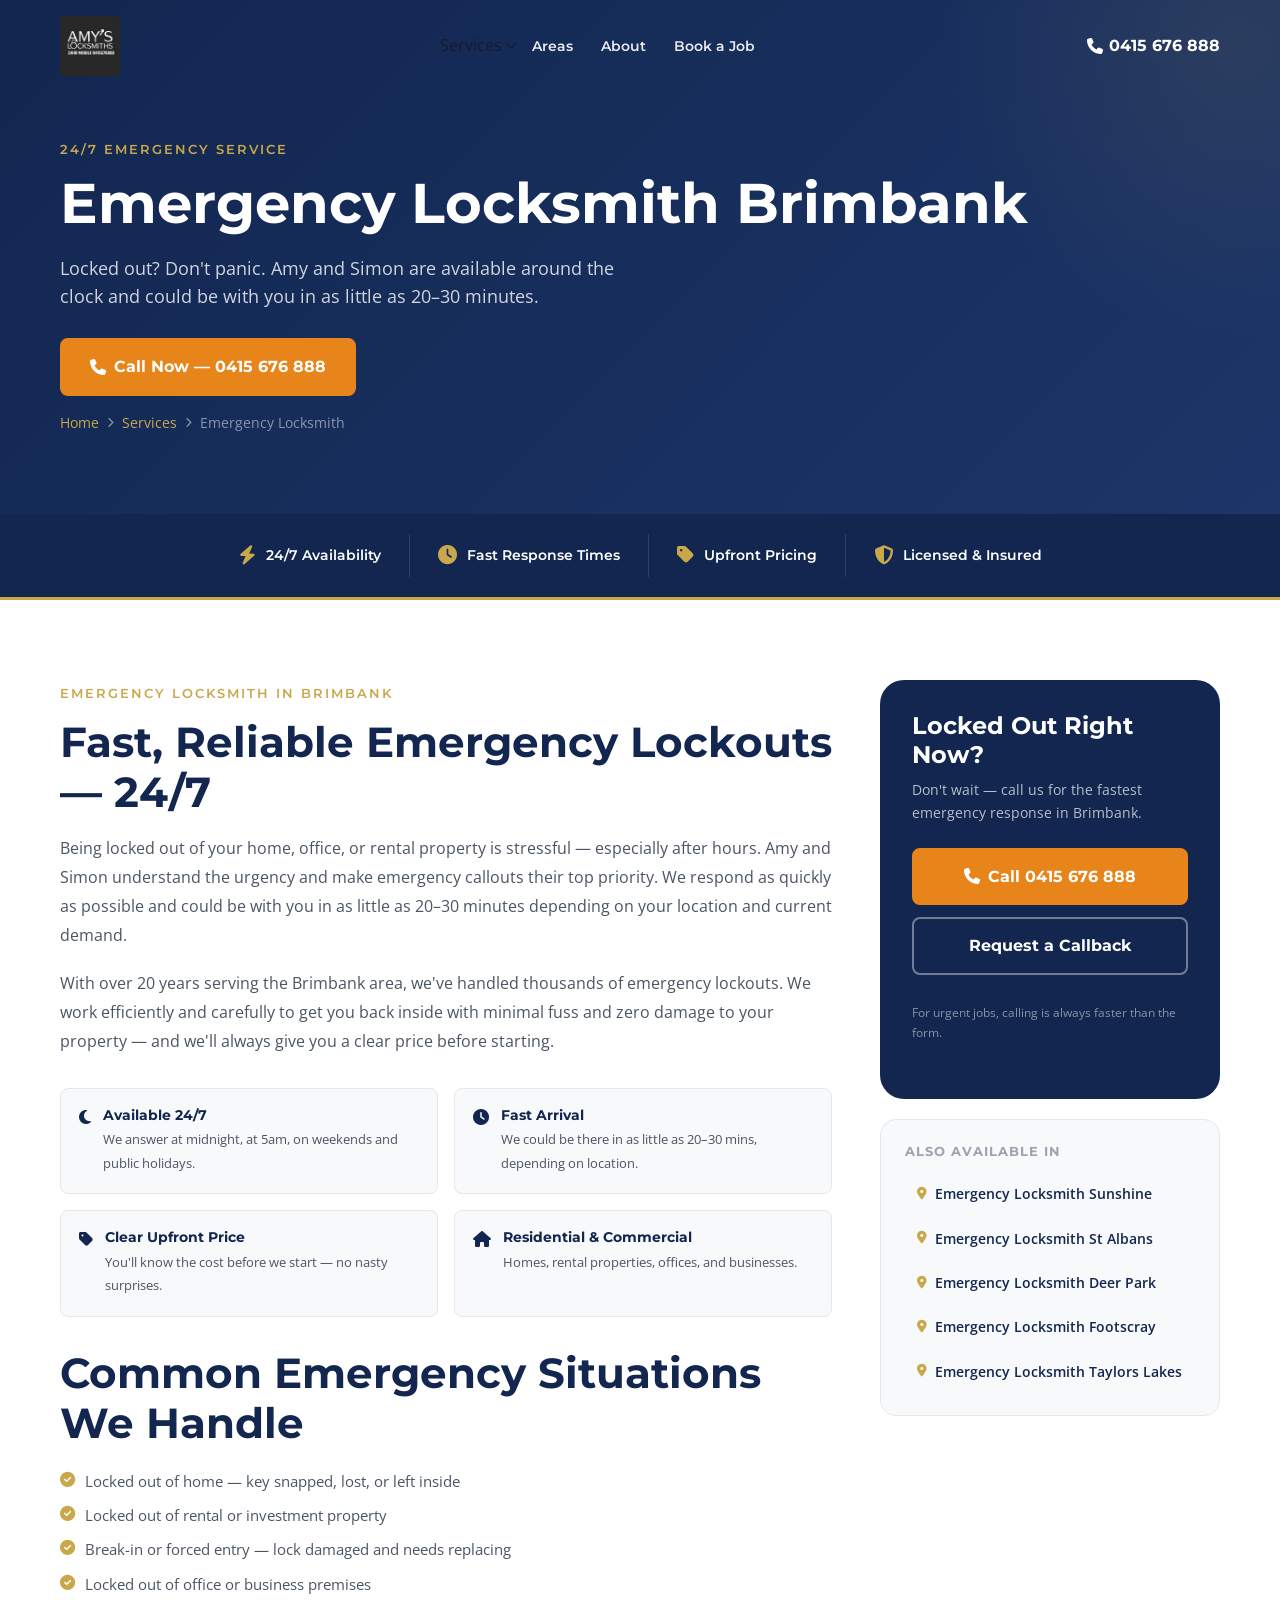
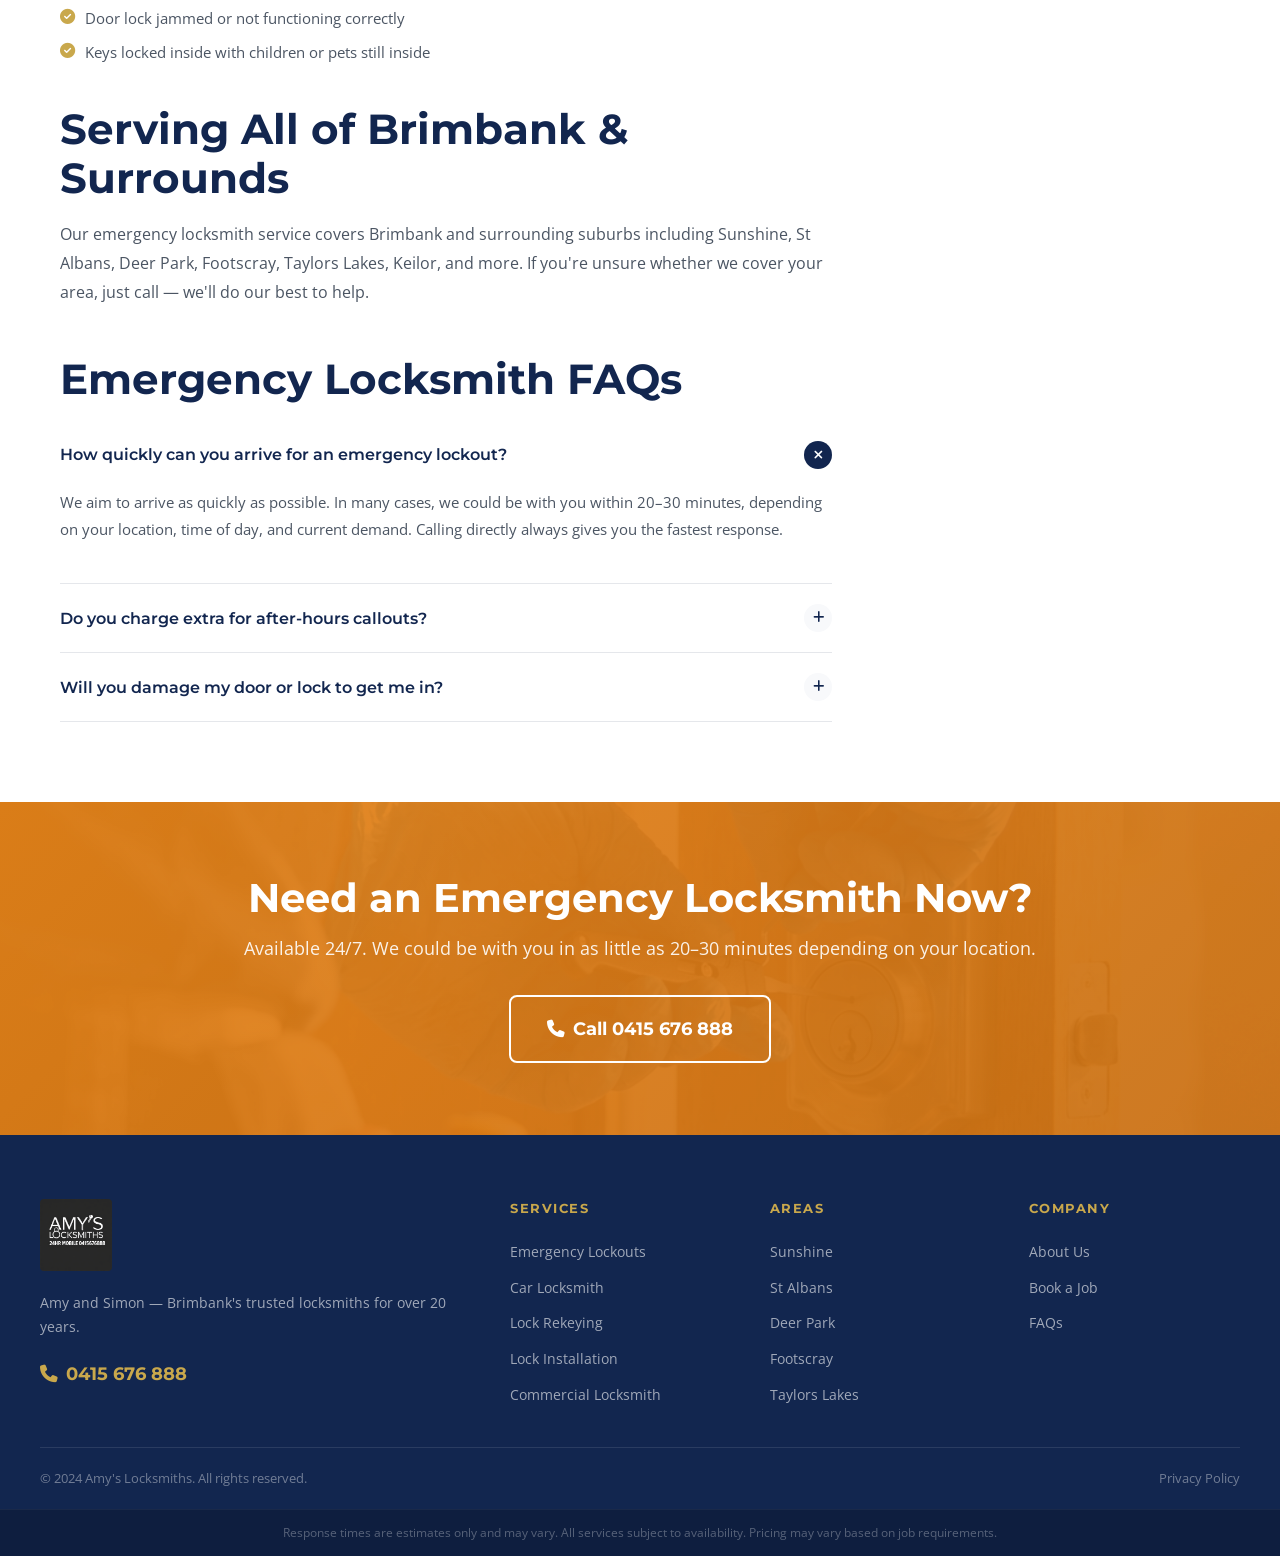
<file: services/emergency-locksmith.html>
<!DOCTYPE html>
<html lang="en">
<head>
  <meta charset="UTF-8">
  <meta name="viewport" content="width=device-width, initial-scale=1.0">
  <title>Emergency Locksmith Brimbank — 24/7 Lockouts | Amy's Locksmiths</title>
  <meta name="description" content="Emergency locksmith in Brimbank available 24/7. Locked out of your home or business? Amy and Simon could be with you in as little as 20–30 minutes. Call 0415 676 888.">
  <meta name="keywords" content="emergency locksmith brimbank, locksmith brimbank, locked out brimbank, 24 hour locksmith brimbank, lockout service brimbank">
  <link rel="canonical" href="https://amyslocksmith.quantummerlin.com/services/emergency-locksmith.html">
  <!-- Open Graph -->
  <meta property="og:title" content="Emergency Locksmith Brimbank — 24/7 Lockouts | Amy's Locksmiths">
  <meta property="og:description" content="Locked out of your home or business? Amy and Simon could be with you in as little as 20–30 minutes. Available 24/7. Call 0415 676 888.">
  <meta property="og:image" content="https://amyslocksmith.quantummerlin.com/amy%26simon.png">
  <meta property="og:image:width" content="1200">
  <meta property="og:image:height" content="630">
  <meta property="og:type" content="website">
  <meta property="og:url" content="https://amyslocksmith.quantummerlin.com/services/emergency-locksmith.html">
  <meta property="og:locale" content="en_AU">
  <meta property="og:site_name" content="Amy's Locksmiths">
  <!-- Twitter Card -->
  <meta name="twitter:card" content="summary_large_image">
  <meta name="twitter:title" content="Emergency Locksmith Brimbank — 24/7 | Amy's Locksmiths">
  <meta name="twitter:description" content="Fast 24/7 emergency locksmith in Brimbank. Call Amy &amp; Simon on 0415 676 888.">
  <meta name="twitter:image" content="https://amyslocksmith.quantummerlin.com/amy%26simon.png">
  <meta name="robots" content="index, follow">
  <!-- Schema: Service + Breadcrumb + FAQ -->
  <script type="application/ld+json">
  {
    "@context": "https://schema.org",
    "@type": "Service",
    "name": "Emergency Locksmith Brimbank",
    "serviceType": "Emergency Locksmith",
    "provider": {
      "@type": "Locksmith",
      "name": "Amy's Locksmiths",
      "telephone": "+61415676888",
      "url": "https://amyslocksmith.quantummerlin.com",
      "image": "https://amyslocksmith.quantummerlin.com/logo.png",
      "address": { "@type": "PostalAddress", "addressLocality": "Brimbank", "addressRegion": "VIC", "postalCode": "3021", "addressCountry": "AU" }
    },
    "areaServed": ["Brimbank","Sunshine","St Albans","Deer Park","Footscray","Taylors Lakes"],
    "availableChannel": { "@type": "ServiceChannel", "servicePhone": { "@type": "ContactPoint", "telephone": "+61415676888", "contactType": "customer service", "hoursAvailable": { "@type": "OpeningHoursSpecification", "dayOfWeek": ["Monday","Tuesday","Wednesday","Thursday","Friday","Saturday","Sunday"], "opens": "00:00", "closes": "23:59" } } },
    "description": "24/7 emergency locksmith service in Brimbank. Fast response for home and business lockouts. Could be with you in as little as 20-30 minutes."
  }
  </script>
  <script type="application/ld+json">
  {
    "@context": "https://schema.org",
    "@type": "BreadcrumbList",
    "itemListElement": [
      { "@type": "ListItem", "position": 1, "name": "Home", "item": "https://amyslocksmith.quantummerlin.com/" },
      { "@type": "ListItem", "position": 2, "name": "Emergency Locksmith Brimbank", "item": "https://amyslocksmith.quantummerlin.com/services/emergency-locksmith.html" }
    ]
  }
  </script>
  <script type="application/ld+json">
  {
    "@context": "https://schema.org",
    "@type": "FAQPage",
    "mainEntity": [
      { "@type": "Question", "name": "How quickly can you arrive for an emergency lockout in Brimbank?", "acceptedAnswer": { "@type": "Answer", "text": "In many cases we could be with you within 20–30 minutes, depending on your location, time of day, and current demand. Calling directly always gives you the fastest response." } },
      { "@type": "Question", "name": "Do you charge extra for after-hours emergency locksmith callouts?", "acceptedAnswer": { "@type": "Answer", "text": "After-hours and emergency callouts may attract a higher rate due to the time of day. We will always give you a clear price estimate before heading out — no hidden costs." } },
      { "@type": "Question", "name": "Will you damage my door or lock to get me in?", "acceptedAnswer": { "@type": "Answer", "text": "We always try the least invasive method first. In most cases a skilled locksmith can open a lock without causing any damage. If the lock must be drilled we will explain why and advise on replacement options." } }
    ]
  }
  </script>
  <link rel="preconnect" href="https://fonts.googleapis.com">
  <link rel="preconnect" href="https://fonts.gstatic.com" crossorigin>
  <link href="https://fonts.googleapis.com/css2?family=Montserrat:wght@600;700;800&family=Open+Sans:wght@400;600&display=swap" rel="stylesheet">
  <link rel="stylesheet" href="https://cdnjs.cloudflare.com/ajax/libs/font-awesome/6.5.0/css/all.min.css" media="print" onload="this.media='all'">
  <noscript><link rel="stylesheet" href="https://cdnjs.cloudflare.com/ajax/libs/font-awesome/6.5.0/css/all.min.css"></noscript>
  <link rel="stylesheet" href="../css/style.css">
  <link rel="icon" type="image/png" href="../logo.png">
</head>
<body>

<header class="site-header" id="siteHeader">
  <div class="container">
    <div class="header-inner">
      <a href="../index.html" class="header-logo"><img src="../logo.png" alt="Amy's Locksmiths"></a>
      <nav class="main-nav">
        <div class="nav-dropdown">
          <a href="../index.html#services">Services <i class="fa-solid fa-chevron-down" style="font-size:.65rem"></i></a>
          <div class="dropdown-menu">
            <a href="emergency-locksmith.html">Emergency Lockouts</a>
            <a href="car-locksmith.html">Car Locksmith</a>
            <a href="lock-rekeying.html">Lock Rekeying</a>
            <a href="lock-installation.html">Lock Installation</a>
            <a href="commercial-locksmith.html">Commercial Locksmith</a>
          </div>
        </div>
        <a href="../index.html#service-area">Areas</a>
        <a href="../about.html">About</a>
        <a href="../book.html">Book a Job</a>
      </nav>
      <div style="display:flex;align-items:center;gap:14px;">
        <a href="tel:0415676888" class="header-phone"><i class="fa-solid fa-phone"></i> 0415 676 888</a>
        <button class="hamburger" aria-label="Open menu"><span></span><span></span><span></span></button>
      </div>
    </div>
  </div>
</header>

<nav class="mobile-nav">
  <button class="mobile-nav-close" style="position:absolute;top:20px;right:20px;background:none;border:none;color:white;font-size:1.5rem;cursor:pointer;padding:8px;"><i class="fa-solid fa-xmark"></i></button>
  <a href="../index.html">Home</a>
  <a href="emergency-locksmith.html">Emergency Lockouts</a>
  <a href="car-locksmith.html">Car Locksmith</a>
  <a href="lock-rekeying.html">Lock Rekeying</a>
  <a href="lock-installation.html">Lock Installation</a>
  <a href="commercial-locksmith.html">Commercial</a>
  <a href="../about.html">About Us</a>
  <a href="../book.html">Book a Job</a>
  <div class="mobile-nav-ctas">
    <a href="tel:0415676888" class="btn btn-primary"><i class="fa-solid fa-phone"></i> Call 0415 676 888</a>
  </div>
</nav>

<!-- PAGE HERO -->
<section class="page-hero">
  <div class="container">
    <span class="section-label">24/7 Emergency Service</span>
    <h1>Emergency Locksmith Brimbank</h1>
    <p>Locked out? Don't panic. Amy and Simon are available around the clock and could be with you in as little as 20–30 minutes.</p>
    <a href="tel:0415676888" class="btn btn-primary btn-pulse">
      <i class="fa-solid fa-phone"></i> Call Now — 0415 676 888
    </a>
    <nav class="breadcrumb">
      <a href="../index.html">Home</a>
      <i class="fa-solid fa-chevron-right"></i>
      <a href="../index.html#services">Services</a>
      <i class="fa-solid fa-chevron-right"></i>
      <span>Emergency Locksmith</span>
    </nav>
  </div>
</section>

<!-- TRUST BAR -->
<div class="trust-bar">
  <div class="container">
    <div class="trust-bar-inner">
      <div class="trust-item"><i class="fa-solid fa-bolt"></i> 24/7 Availability</div>
      <div class="trust-item"><i class="fa-solid fa-clock"></i> Fast Response Times</div>
      <div class="trust-item"><i class="fa-solid fa-tag"></i> Upfront Pricing</div>
      <div class="trust-item"><i class="fa-solid fa-shield-halved"></i> Licensed &amp; Insured</div>
    </div>
  </div>
</div>

<!-- SERVICE CONTENT -->
<section class="section">
  <div class="container">
    <div class="service-content">
      <!-- MAIN BODY -->
      <div class="service-body">
        <div class="fade-in">
          <span class="section-label">Emergency Locksmith in Brimbank</span>
          <h2>Fast, Reliable Emergency Lockouts — 24/7</h2>
          <p>Being locked out of your home, office, or rental property is stressful — especially after hours. Amy and Simon understand the urgency and make emergency callouts their top priority. We respond as quickly as possible and could be with you in as little as 20–30 minutes depending on your location and current demand.</p>
          <p>With over 20 years serving the Brimbank area, we've handled thousands of emergency lockouts. We work efficiently and carefully to get you back inside with minimal fuss and zero damage to your property — and we'll always give you a clear price before starting.</p>
        </div>

        <div class="service-features fade-in">
          <div class="service-feature">
            <i class="fa-solid fa-moon"></i>
            <div class="service-feature-text">
              <h4>Available 24/7</h4>
              <p>We answer at midnight, at 5am, on weekends and public holidays.</p>
            </div>
          </div>
          <div class="service-feature">
            <i class="fa-solid fa-clock"></i>
            <div class="service-feature-text">
              <h4>Fast Arrival</h4>
              <p>We could be there in as little as 20–30 mins, depending on location.</p>
            </div>
          </div>
          <div class="service-feature">
            <i class="fa-solid fa-tag"></i>
            <div class="service-feature-text">
              <h4>Clear Upfront Price</h4>
              <p>You'll know the cost before we start — no nasty surprises.</p>
            </div>
          </div>
          <div class="service-feature">
            <i class="fa-solid fa-home"></i>
            <div class="service-feature-text">
              <h4>Residential &amp; Commercial</h4>
              <p>Homes, rental properties, offices, and businesses.</p>
            </div>
          </div>
        </div>

        <div class="fade-in">
          <h2>Common Emergency Situations We Handle</h2>
          <ul class="checkmark-list">
            <li><i class="fa-solid fa-check-circle"></i> Locked out of home — key snapped, lost, or left inside</li>
            <li><i class="fa-solid fa-check-circle"></i> Locked out of rental or investment property</li>
            <li><i class="fa-solid fa-check-circle"></i> Break-in or forced entry — lock damaged and needs replacing</li>
            <li><i class="fa-solid fa-check-circle"></i> Locked out of office or business premises</li>
            <li><i class="fa-solid fa-check-circle"></i> Door lock jammed or not functioning correctly</li>
            <li><i class="fa-solid fa-check-circle"></i> Keys locked inside with children or pets still inside</li>
          </ul>
        </div>

        <div style="margin-top:40px;" class="fade-in">
          <h2>Serving All of Brimbank &amp; Surrounds</h2>
          <p>Our emergency locksmith service covers Brimbank and surrounding suburbs including Sunshine, St Albans, Deer Park, Footscray, Taylors Lakes, Keilor, and more. If you're unsure whether we cover your area, just call — we'll do our best to help.</p>
        </div>

        <!-- FAQ -->
        <div style="margin-top:48px;" class="fade-in">
          <h2>Emergency Locksmith FAQs</h2>
          <div class="faq-list">
            <div class="faq-item">
              <button class="faq-question">How quickly can you arrive for an emergency lockout?<span class="faq-icon"><i class="fa-solid fa-plus"></i></span></button>
              <div class="faq-answer"><p>We aim to arrive as quickly as possible. In many cases, we could be with you within 20–30 minutes, depending on your location, time of day, and current demand. Calling directly always gives you the fastest response.</p></div>
            </div>
            <div class="faq-item">
              <button class="faq-question">Do you charge extra for after-hours callouts?<span class="faq-icon"><i class="fa-solid fa-plus"></i></span></button>
              <div class="faq-answer"><p>After-hours and emergency callouts may attract a higher rate due to the time of day. We will always give you a clear price estimate before heading out — no hidden costs.</p></div>
            </div>
            <div class="faq-item">
              <button class="faq-question">Will you damage my door or lock to get me in?<span class="faq-icon"><i class="fa-solid fa-plus"></i></span></button>
              <div class="faq-answer"><p>We always try the least invasive method first. In most cases, a skilled locksmith can open a lock without causing any damage. If the lock must be drilled (e.g., after a break-in), we'll explain why and advise on replacement options.</p></div>
            </div>
          </div>
        </div>
      </div>

      <!-- SIDEBAR -->
      <div class="service-sidebar">
        <div class="sidebar-cta fade-in">
          <h3>Locked Out Right Now?</h3>
          <p>Don't wait — call us for the fastest emergency response in Brimbank.</p>
          <a href="tel:0415676888" class="btn btn-primary btn-pulse"><i class="fa-solid fa-phone"></i> Call 0415 676 888</a>
          <a href="../book.html" class="btn btn-secondary" style="border-color:rgba(255,255,255,.4);">Request a Callback</a>
          <p style="color:rgba(255,255,255,.5);font-size:.78rem;margin-top:16px;">For urgent jobs, calling is always faster than the form.</p>
        </div>

        <div class="sidebar-areas fade-in">
          <h4>Also Available in</h4>
          <div class="sidebar-area-list">
            <a href="../locations/sunshine.html"><i class="fa-solid fa-location-dot"></i> Emergency Locksmith Sunshine</a>
            <a href="../locations/st-albans.html"><i class="fa-solid fa-location-dot"></i> Emergency Locksmith St Albans</a>
            <a href="../locations/deer-park.html"><i class="fa-solid fa-location-dot"></i> Emergency Locksmith Deer Park</a>
            <a href="../locations/footscray.html"><i class="fa-solid fa-location-dot"></i> Emergency Locksmith Footscray</a>
            <a href="../locations/taylors-lakes.html"><i class="fa-solid fa-location-dot"></i> Emergency Locksmith Taylors Lakes</a>
          </div>
        </div>
      </div>
    </div>
  </div>
</section>

<!-- CTA BANNER -->
<section class="cta-banner">
  <div class="cta-banner-content container">
    <h2>Need an Emergency Locksmith Now?</h2>
    <p>Available 24/7. We could be with you in as little as 20–30 minutes depending on your location.</p>
    <div class="cta-btns">
      <a href="tel:0415676888" class="btn btn-secondary btn-lg"><i class="fa-solid fa-phone"></i> Call 0415 676 888</a>
    </div>
  </div>
</section>

<footer class="site-footer">
  <div class="container footer-main">
    <div class="footer-brand">
      <img src="../logo.png" alt="Amy's Locksmiths">
      <p>Amy and Simon — Brimbank's trusted locksmiths for over 20 years.</p>
      <a href="tel:0415676888" class="footer-brand-phone"><i class="fa-solid fa-phone"></i> 0415 676 888</a>
    </div>
    <div>
      <div class="footer-heading">Services</div>
      <ul class="footer-links">
        <li><a href="emergency-locksmith.html">Emergency Lockouts</a></li>
        <li><a href="car-locksmith.html">Car Locksmith</a></li>
        <li><a href="lock-rekeying.html">Lock Rekeying</a></li>
        <li><a href="lock-installation.html">Lock Installation</a></li>
        <li><a href="commercial-locksmith.html">Commercial Locksmith</a></li>
      </ul>
    </div>
    <div>
      <div class="footer-heading">Areas</div>
      <ul class="footer-links">
        <li><a href="../locations/sunshine.html">Sunshine</a></li>
        <li><a href="../locations/st-albans.html">St Albans</a></li>
        <li><a href="../locations/deer-park.html">Deer Park</a></li>
        <li><a href="../locations/footscray.html">Footscray</a></li>
        <li><a href="../locations/taylors-lakes.html">Taylors Lakes</a></li>
      </ul>
    </div>
    <div>
      <div class="footer-heading">Company</div>
      <ul class="footer-links">
        <li><a href="../about.html">About Us</a></li>
        <li><a href="../book.html">Book a Job</a></li>
        <li><a href="../index.html#faq">FAQs</a></li>
      </ul>
    </div>
  </div>
  <div class="container footer-bottom">
    <div class="footer-bottom-left"><p>&copy; 2024 Amy's Locksmiths. All rights reserved.</p></div>
    <div class="footer-bottom-links"><a href="#">Privacy Policy</a></div>
  </div>
  <div class="footer-disclaimer">
    <div class="container">
      <p>Response times are estimates only and may vary. All services subject to availability. Pricing may vary based on job requirements.</p>
    </div>
  </div>
</footer>

<div class="sticky-call-bar">
  <a href="tel:0415676888"><i class="fa-solid fa-phone"></i> Call Amy Now — 0415 676 888</a>
</div>

<script src="../js/main.js"></script>
</body>
</html>
</file>
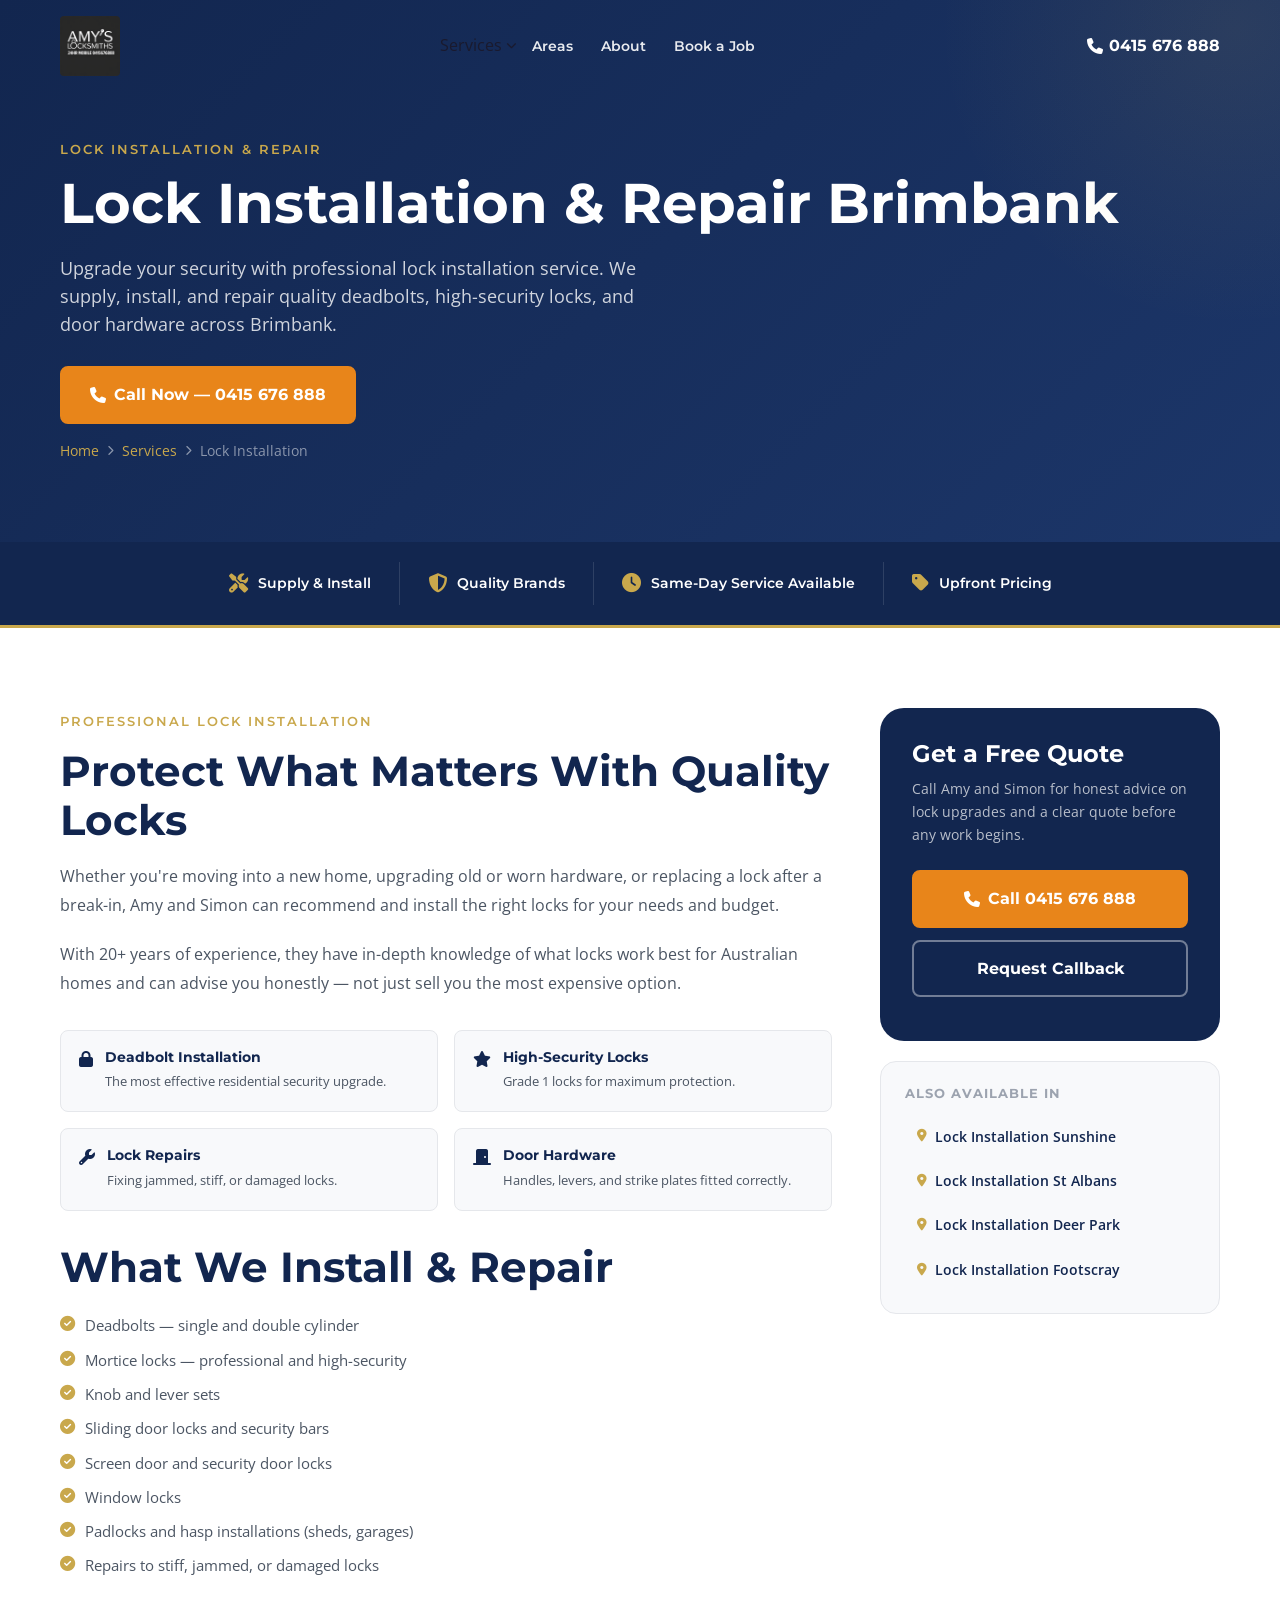
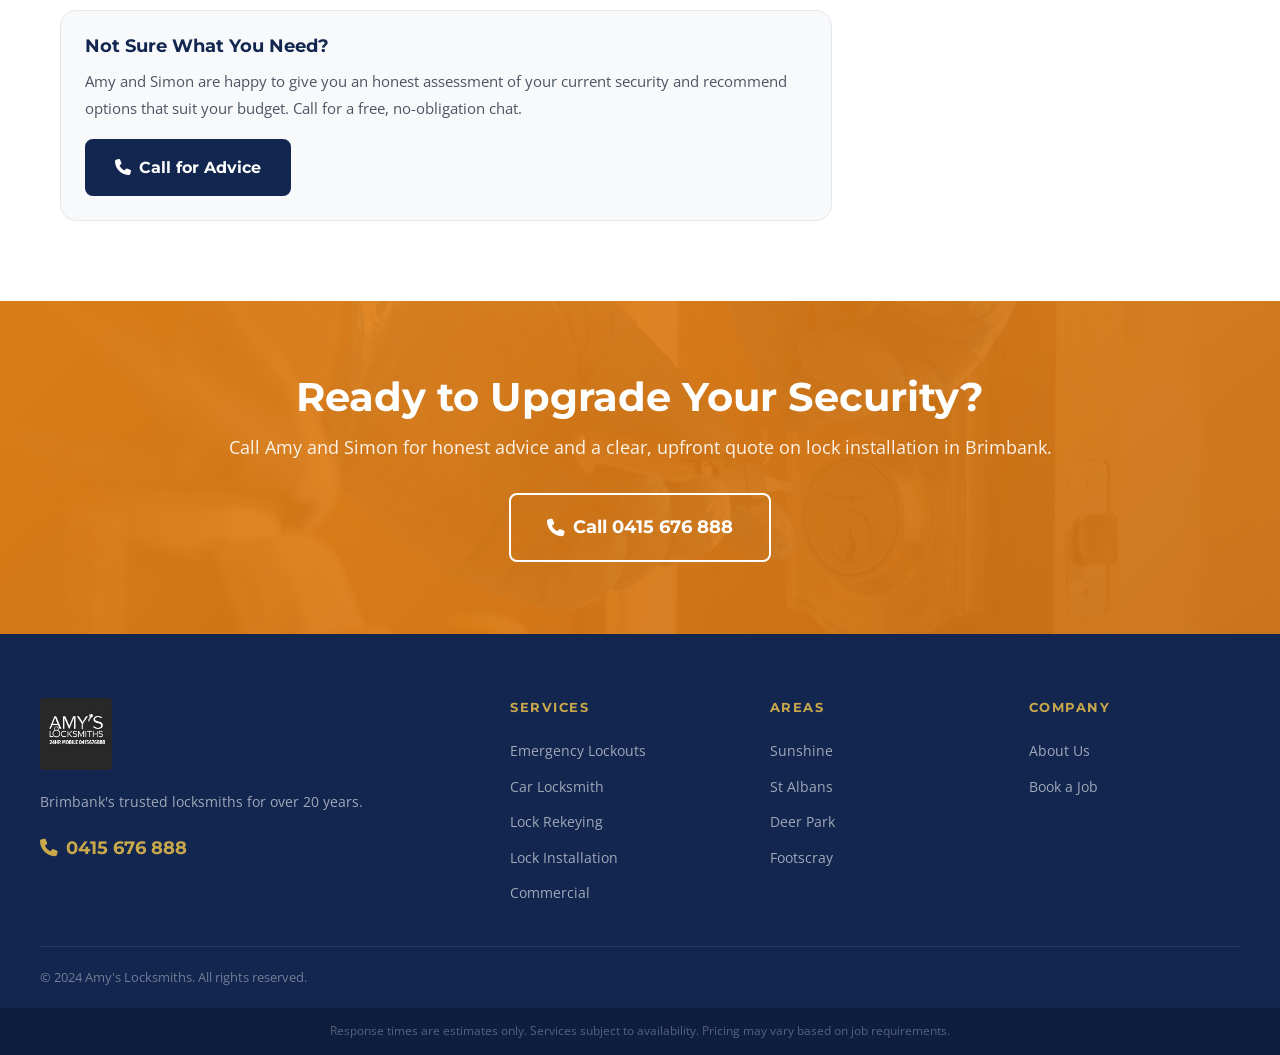
<file: services/lock-installation.html>
<!DOCTYPE html>
<html lang="en">
<head>
  <meta charset="UTF-8">
  <meta name="viewport" content="width=device-width, initial-scale=1.0">
  <title>Lock Installation &amp; Repair Brimbank | Amy's Locksmiths</title>
  <meta name="description" content="Professional lock installation and repair in Brimbank. Deadbolts, high-security locks, door hardware and more. Amy and Simon supply, install, and repair all major brands. Call 0415 676 888.">
  <meta name="keywords" content="lock installation brimbank, lock repair brimbank, deadbolt installation brimbank, high security locks brimbank, locksmith brimbank">
  <link rel="canonical" href="https://amyslocksmith.quantummerlin.com/services/lock-installation.html">
  <!-- Open Graph -->
  <meta property="og:title" content="Lock Installation &amp; Repair Brimbank | Amy's Locksmiths">
  <meta property="og:description" content="Professional lock installation and repair in Brimbank. Deadbolts, high-security locks, and door hardware. Amy and Simon supply, install, and repair all major brands. Call 0415 676 888.">
  <meta property="og:image" content="https://amyslocksmith.quantummerlin.com/tools.png">
  <meta property="og:image:width" content="1200">
  <meta property="og:image:height" content="630">
  <meta property="og:type" content="website">
  <meta property="og:url" content="https://amyslocksmith.quantummerlin.com/services/lock-installation.html">
  <meta property="og:locale" content="en_AU">
  <meta property="og:site_name" content="Amy's Locksmiths">
  <!-- Twitter Card -->
  <meta name="twitter:card" content="summary_large_image">
  <meta name="twitter:title" content="Lock Installation &amp; Repair Brimbank | Amy's Locksmiths">
  <meta name="twitter:description" content="Supply, install, and repair deadbolts and security locks in Brimbank. Call 0415 676 888.">
  <meta name="twitter:image" content="https://amyslocksmith.quantummerlin.com/tools.png">
  <meta name="robots" content="index, follow">
  <script type="application/ld+json">
  {
    "@context": "https://schema.org",
    "@type": "Service",
    "name": "Lock Installation and Repair Brimbank",
    "serviceType": "Lock Installation",
    "provider": {
      "@type": "Locksmith",
      "name": "Amy's Locksmiths",
      "telephone": "+61415676888",
      "url": "https://amyslocksmith.quantummerlin.com",
      "address": { "@type": "PostalAddress", "addressLocality": "Brimbank", "addressRegion": "VIC", "postalCode": "3021", "addressCountry": "AU" }
    },
    "areaServed": ["Brimbank","Sunshine","St Albans","Deer Park","Footscray","Taylors Lakes"],
    "description": "Lock installation and repair in Brimbank. Supply and fit deadbolts, security locks, screen door locks, and more. All major brands including Lockwood and Gainsborough."
  }
  </script>
  <script type="application/ld+json">
  {
    "@context": "https://schema.org",
    "@type": "BreadcrumbList",
    "itemListElement": [
      { "@type": "ListItem", "position": 1, "name": "Home", "item": "https://amyslocksmith.quantummerlin.com/" },
      { "@type": "ListItem", "position": 2, "name": "Lock Installation Brimbank", "item": "https://amyslocksmith.quantummerlin.com/services/lock-installation.html" }
    ]
  }
  </script>
  <link rel="preconnect" href="https://fonts.googleapis.com">
  <link rel="preconnect" href="https://fonts.gstatic.com" crossorigin>
  <link href="https://fonts.googleapis.com/css2?family=Montserrat:wght@600;700;800&family=Open+Sans:wght@400;600&display=swap" rel="stylesheet">
  <link rel="stylesheet" href="https://cdnjs.cloudflare.com/ajax/libs/font-awesome/6.5.0/css/all.min.css" media="print" onload="this.media='all'">
  <noscript><link rel="stylesheet" href="https://cdnjs.cloudflare.com/ajax/libs/font-awesome/6.5.0/css/all.min.css"></noscript>
  <link rel="stylesheet" href="../css/style.css">
  <link rel="icon" type="image/png" href="../logo.png">
</head>
<body>

<header class="site-header" id="siteHeader">
  <div class="container">
    <div class="header-inner">
      <a href="../index.html" class="header-logo"><img src="../logo.png" alt="Amy's Locksmiths"></a>
      <nav class="main-nav">
        <div class="nav-dropdown">
          <a href="../index.html#services">Services <i class="fa-solid fa-chevron-down" style="font-size:.65rem"></i></a>
          <div class="dropdown-menu">
            <a href="emergency-locksmith.html">Emergency Lockouts</a>
            <a href="car-locksmith.html">Car Locksmith</a>
            <a href="lock-rekeying.html">Lock Rekeying</a>
            <a href="lock-installation.html">Lock Installation</a>
            <a href="commercial-locksmith.html">Commercial Locksmith</a>
          </div>
        </div>
        <a href="../index.html#service-area">Areas</a>
        <a href="../about.html">About</a>
        <a href="../book.html">Book a Job</a>
      </nav>
      <div style="display:flex;align-items:center;gap:14px;">
        <a href="tel:0415676888" class="header-phone"><i class="fa-solid fa-phone"></i> 0415 676 888</a>
        <button class="hamburger" aria-label="Open menu"><span></span><span></span><span></span></button>
      </div>
    </div>
  </div>
</header>

<nav class="mobile-nav">
  <button class="mobile-nav-close" style="position:absolute;top:20px;right:20px;background:none;border:none;color:white;font-size:1.5rem;cursor:pointer;padding:8px;"><i class="fa-solid fa-xmark"></i></button>
  <a href="../index.html">Home</a>
  <a href="emergency-locksmith.html">Emergency Lockouts</a>
  <a href="car-locksmith.html">Car Locksmith</a>
  <a href="lock-rekeying.html">Lock Rekeying</a>
  <a href="lock-installation.html">Lock Installation</a>
  <a href="commercial-locksmith.html">Commercial</a>
  <a href="../about.html">About Us</a>
  <a href="../book.html">Book a Job</a>
  <div class="mobile-nav-ctas"><a href="tel:0415676888" class="btn btn-primary"><i class="fa-solid fa-phone"></i> Call 0415 676 888</a></div>
</nav>

<section class="page-hero">
  <div class="container">
    <span class="section-label">Lock Installation &amp; Repair</span>
    <h1>Lock Installation &amp; Repair Brimbank</h1>
    <p>Upgrade your security with professional lock installation service. We supply, install, and repair quality deadbolts, high-security locks, and door hardware across Brimbank.</p>
    <a href="tel:0415676888" class="btn btn-primary btn-pulse"><i class="fa-solid fa-phone"></i> Call Now — 0415 676 888</a>
    <nav class="breadcrumb"><a href="../index.html">Home</a><i class="fa-solid fa-chevron-right"></i><a href="../index.html#services">Services</a><i class="fa-solid fa-chevron-right"></i><span>Lock Installation</span></nav>
  </div>
</section>

<div class="trust-bar">
  <div class="container"><div class="trust-bar-inner">
    <div class="trust-item"><i class="fa-solid fa-screwdriver-wrench"></i> Supply &amp; Install</div>
    <div class="trust-item"><i class="fa-solid fa-shield-halved"></i> Quality Brands</div>
    <div class="trust-item"><i class="fa-solid fa-clock"></i> Same-Day Service Available</div>
    <div class="trust-item"><i class="fa-solid fa-tag"></i> Upfront Pricing</div>
  </div></div>
</div>

<section class="section">
  <div class="container">
    <div class="service-content">
      <div class="service-body">
        <div class="fade-in">
          <span class="section-label">Professional Lock Installation</span>
          <h2>Protect What Matters With Quality Locks</h2>
          <p>Whether you're moving into a new home, upgrading old or worn hardware, or replacing a lock after a break-in, Amy and Simon can recommend and install the right locks for your needs and budget.</p>
          <p>With 20+ years of experience, they have in-depth knowledge of what locks work best for Australian homes and can advise you honestly — not just sell you the most expensive option.</p>
        </div>

        <div class="service-features fade-in">
          <div class="service-feature"><i class="fa-solid fa-lock"></i><div class="service-feature-text"><h4>Deadbolt Installation</h4><p>The most effective residential security upgrade.</p></div></div>
          <div class="service-feature"><i class="fa-solid fa-star"></i><div class="service-feature-text"><h4>High-Security Locks</h4><p>Grade 1 locks for maximum protection.</p></div></div>
          <div class="service-feature"><i class="fa-solid fa-wrench"></i><div class="service-feature-text"><h4>Lock Repairs</h4><p>Fixing jammed, stiff, or damaged locks.</p></div></div>
          <div class="service-feature"><i class="fa-solid fa-door-closed"></i><div class="service-feature-text"><h4>Door Hardware</h4><p>Handles, levers, and strike plates fitted correctly.</p></div></div>
        </div>

        <div class="fade-in">
          <h2>What We Install &amp; Repair</h2>
          <ul class="checkmark-list">
            <li><i class="fa-solid fa-check-circle"></i> Deadbolts — single and double cylinder</li>
            <li><i class="fa-solid fa-check-circle"></i> Mortice locks — professional and high-security</li>
            <li><i class="fa-solid fa-check-circle"></i> Knob and lever sets</li>
            <li><i class="fa-solid fa-check-circle"></i> Sliding door locks and security bars</li>
            <li><i class="fa-solid fa-check-circle"></i> Screen door and security door locks</li>
            <li><i class="fa-solid fa-check-circle"></i> Window locks</li>
            <li><i class="fa-solid fa-check-circle"></i> Padlocks and hasp installations (sheds, garages)</li>
            <li><i class="fa-solid fa-check-circle"></i> Repairs to stiff, jammed, or damaged locks</li>
          </ul>
        </div>

        <div style="margin-top:32px;padding:24px;background:var(--off-white);border-radius:var(--r-lg);border:1px solid var(--border);" class="fade-in">
          <h3 style="margin-bottom:12px;font-size:1.1rem;">Not Sure What You Need?</h3>
          <p style="color:var(--dark-grey);font-size:.95rem;margin-bottom:16px;">Amy and Simon are happy to give you an honest assessment of your current security and recommend options that suit your budget. Call for a free, no-obligation chat.</p>
          <a href="tel:0415676888" class="btn btn-navy"><i class="fa-solid fa-phone"></i> Call for Advice</a>
        </div>
      </div>

      <div class="service-sidebar">
        <div class="sidebar-cta fade-in">
          <h3>Get a Free Quote</h3>
          <p>Call Amy and Simon for honest advice on lock upgrades and a clear quote before any work begins.</p>
          <a href="tel:0415676888" class="btn btn-primary"><i class="fa-solid fa-phone"></i> Call 0415 676 888</a>
          <a href="../book.html" class="btn btn-secondary" style="border-color:rgba(255,255,255,.4);">Request Callback</a>
        </div>
        <div class="sidebar-areas fade-in">
          <h4>Also Available in</h4>
          <div class="sidebar-area-list">
            <a href="../locations/sunshine.html"><i class="fa-solid fa-location-dot"></i> Lock Installation Sunshine</a>
            <a href="../locations/st-albans.html"><i class="fa-solid fa-location-dot"></i> Lock Installation St Albans</a>
            <a href="../locations/deer-park.html"><i class="fa-solid fa-location-dot"></i> Lock Installation Deer Park</a>
            <a href="../locations/footscray.html"><i class="fa-solid fa-location-dot"></i> Lock Installation Footscray</a>
          </div>
        </div>
      </div>
    </div>
  </div>
</section>

<section class="cta-banner">
  <div class="cta-banner-content container">
    <h2>Ready to Upgrade Your Security?</h2>
    <p>Call Amy and Simon for honest advice and a clear, upfront quote on lock installation in Brimbank.</p>
    <div class="cta-btns"><a href="tel:0415676888" class="btn btn-secondary btn-lg"><i class="fa-solid fa-phone"></i> Call 0415 676 888</a></div>
  </div>
</section>

<footer class="site-footer">
  <div class="container footer-main">
    <div class="footer-brand"><img src="../logo.png" alt="Amy's Locksmiths"><p>Brimbank's trusted locksmiths for over 20 years.</p><a href="tel:0415676888" class="footer-brand-phone"><i class="fa-solid fa-phone"></i> 0415 676 888</a></div>
    <div><div class="footer-heading">Services</div><ul class="footer-links"><li><a href="emergency-locksmith.html">Emergency Lockouts</a></li><li><a href="car-locksmith.html">Car Locksmith</a></li><li><a href="lock-rekeying.html">Lock Rekeying</a></li><li><a href="lock-installation.html">Lock Installation</a></li><li><a href="commercial-locksmith.html">Commercial</a></li></ul></div>
    <div><div class="footer-heading">Areas</div><ul class="footer-links"><li><a href="../locations/sunshine.html">Sunshine</a></li><li><a href="../locations/st-albans.html">St Albans</a></li><li><a href="../locations/deer-park.html">Deer Park</a></li><li><a href="../locations/footscray.html">Footscray</a></li></ul></div>
    <div><div class="footer-heading">Company</div><ul class="footer-links"><li><a href="../about.html">About Us</a></li><li><a href="../book.html">Book a Job</a></li></ul></div>
  </div>
  <div class="container footer-bottom"><div class="footer-bottom-left"><p>&copy; 2024 Amy's Locksmiths. All rights reserved.</p></div></div>
  <div class="footer-disclaimer"><div class="container"><p>Response times are estimates only. Services subject to availability. Pricing may vary based on job requirements.</p></div></div>
</footer>
<div class="sticky-call-bar"><a href="tel:0415676888"><i class="fa-solid fa-phone"></i> Call Amy Now — 0415 676 888</a></div>
<script src="../js/main.js"></script>
</body>
</html>
</file>
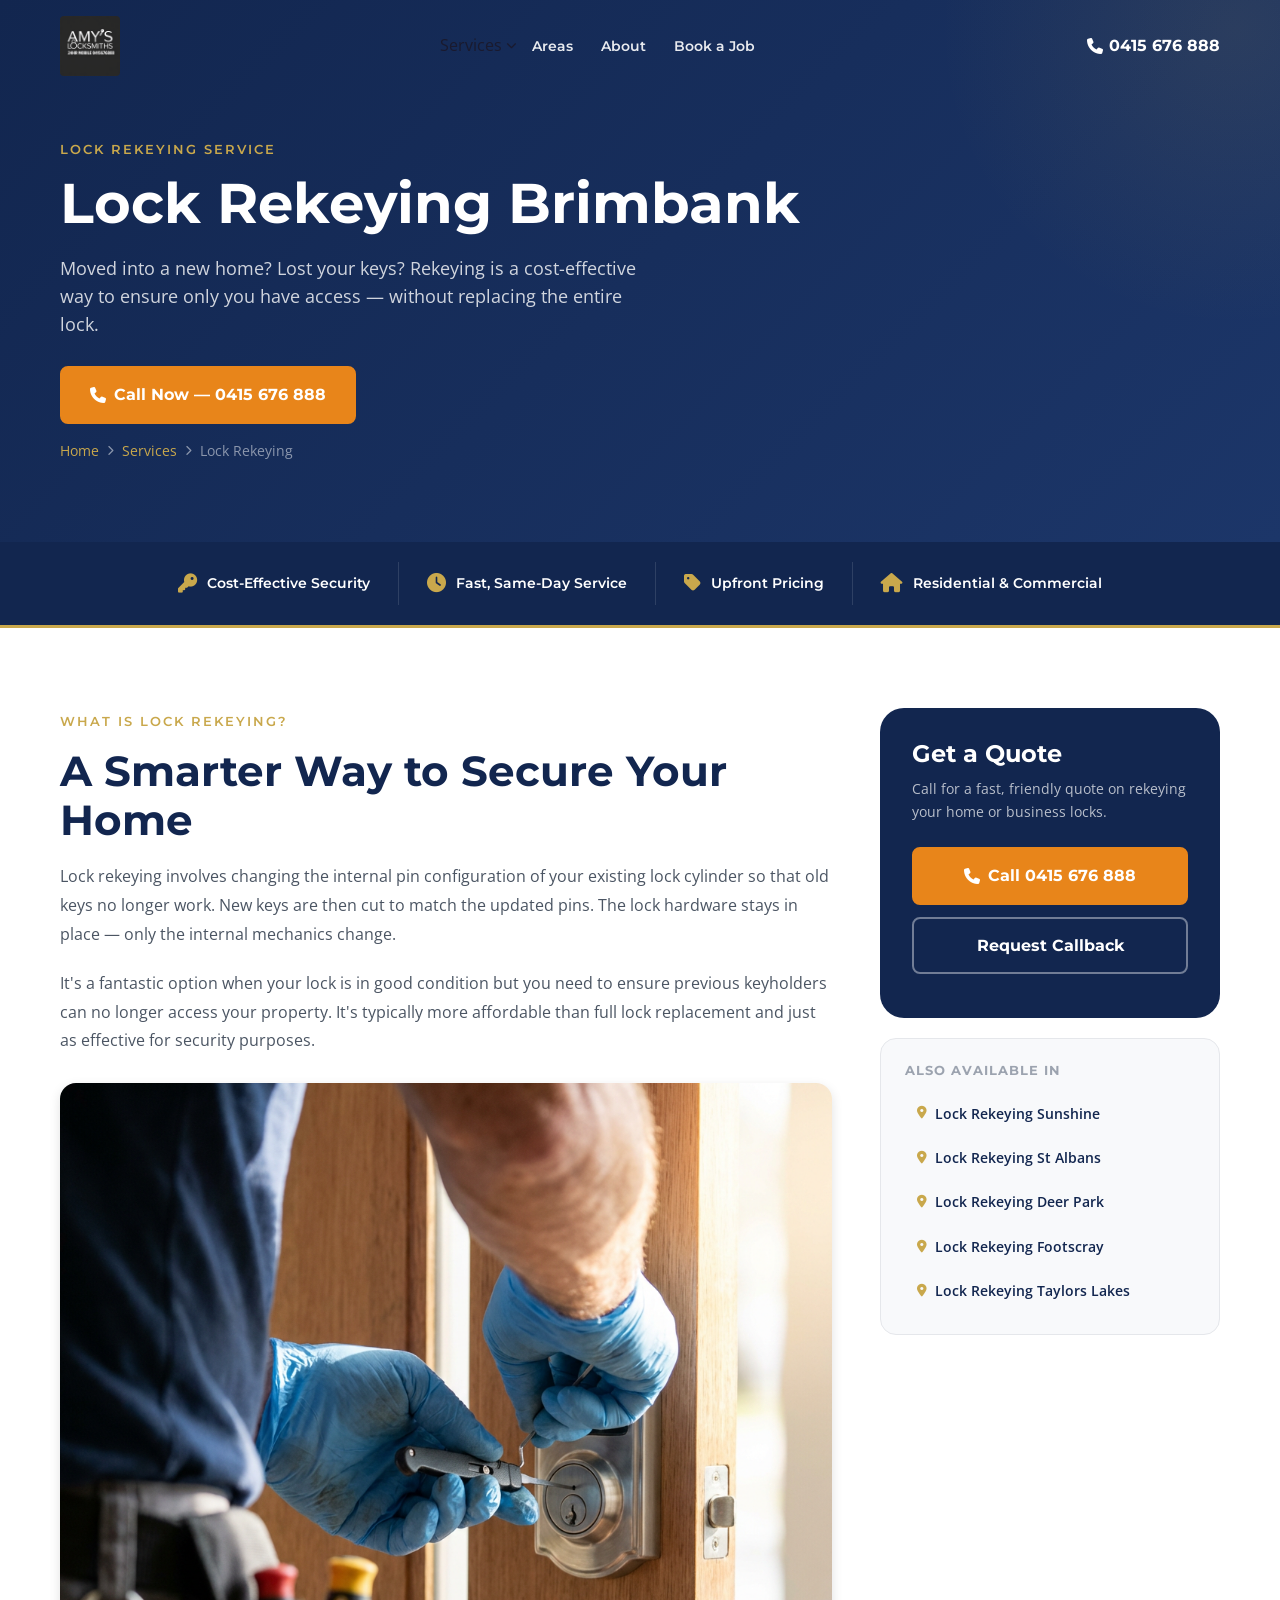
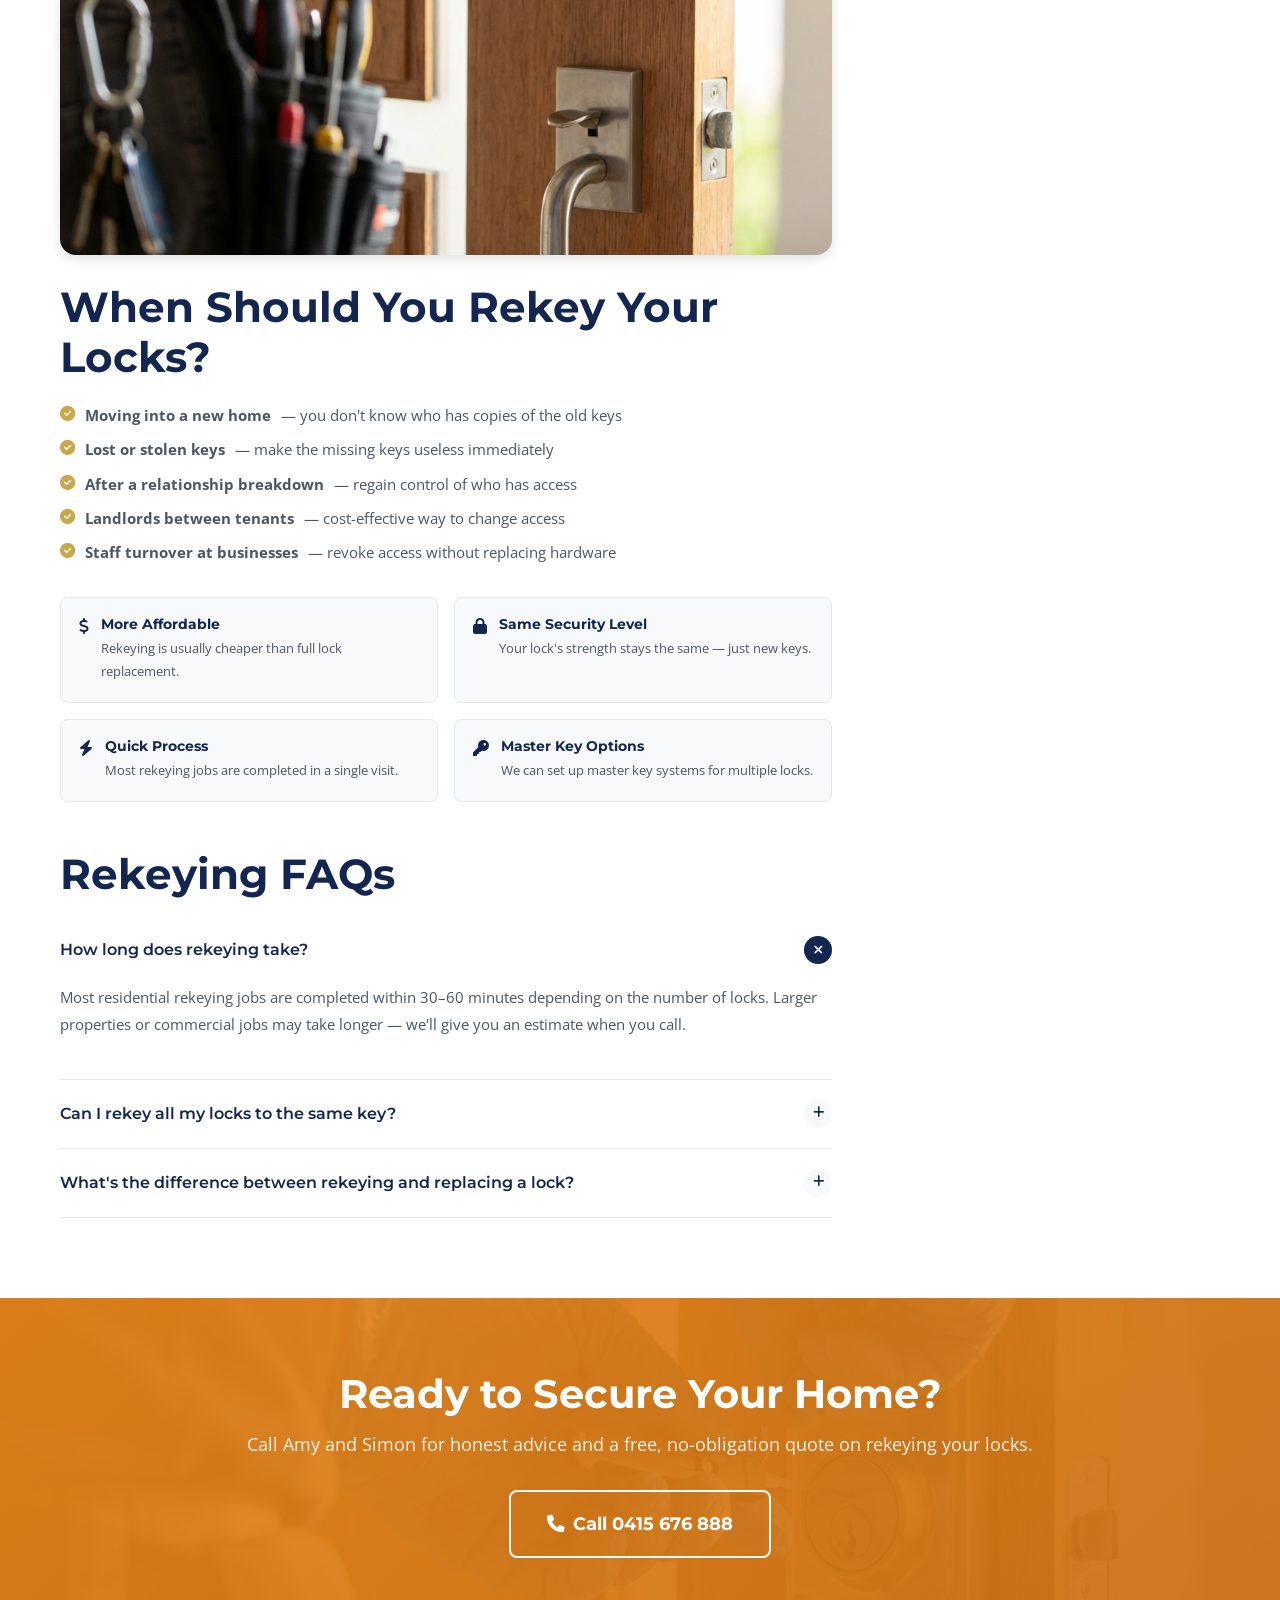
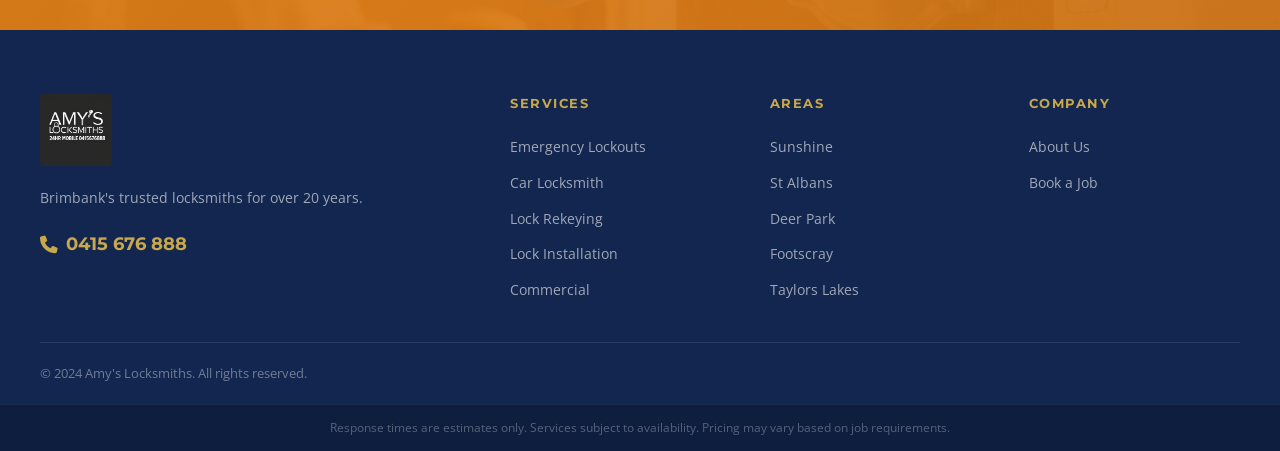
<file: services/lock-rekeying.html>
<!DOCTYPE html>
<html lang="en">
<head>
  <meta charset="UTF-8">
  <meta name="viewport" content="width=device-width, initial-scale=1.0">
  <title>Lock Rekeying Brimbank — Change Your Lock Codes | Amy's Locksmiths</title>
  <meta name="description" content="Lock rekeying in Brimbank — moved home, lost keys, or had a break-in? Amy and Simon make your locks work with new keys without replacing the hardware. Call 0415 676 888.">
  <meta name="keywords" content="lock rekeying brimbank, rekey locks brimbank, change lock code brimbank, new home lock rekeying, locksmith brimbank">
  <link rel="canonical" href="https://amyslocksmith.quantummerlin.com/services/lock-rekeying.html">
  <!-- Open Graph -->
  <meta property="og:title" content="Lock Rekeying Brimbank — Change Your Lock Codes | Amy's Locksmiths">
  <meta property="og:description" content="Moved home, lost your keys, or had a break-in? Lock rekeying in Brimbank by Amy and Simon — secure your home without replacing hardware. Call 0415 676 888.">
  <meta property="og:image" content="https://amyslocksmith.quantummerlin.com/lockwork.png">
  <meta property="og:image:width" content="1200">
  <meta property="og:image:height" content="630">
  <meta property="og:type" content="website">
  <meta property="og:url" content="https://amyslocksmith.quantummerlin.com/services/lock-rekeying.html">
  <meta property="og:locale" content="en_AU">
  <meta property="og:site_name" content="Amy's Locksmiths">
  <!-- Twitter Card -->
  <meta name="twitter:card" content="summary_large_image">
  <meta name="twitter:title" content="Lock Rekeying Brimbank | Amy's Locksmiths">
  <meta name="twitter:description" content="Secure your home with lock rekeying. Fast, affordable service in Brimbank. Call 0415 676 888.">
  <meta name="twitter:image" content="https://amyslocksmith.quantummerlin.com/lockwork.png">
  <meta name="robots" content="index, follow">
  <script type="application/ld+json">
  {
    "@context": "https://schema.org",
    "@type": "Service",
    "name": "Lock Rekeying Brimbank",
    "serviceType": "Lock Rekeying",
    "provider": {
      "@type": "Locksmith",
      "name": "Amy's Locksmiths",
      "telephone": "+61415676888",
      "url": "https://amyslocksmith.quantummerlin.com",
      "address": { "@type": "PostalAddress", "addressLocality": "Brimbank", "addressRegion": "VIC", "postalCode": "3021", "addressCountry": "AU" }
    },
    "areaServed": ["Brimbank","Sunshine","St Albans","Deer Park","Footscray","Taylors Lakes"],
    "description": "Lock rekeying service in Brimbank. Change your lock codes without replacing hardware — ideal for new homeowners, lost keys, or after a break-in."
  }
  </script>
  <script type="application/ld+json">
  {
    "@context": "https://schema.org",
    "@type": "BreadcrumbList",
    "itemListElement": [
      { "@type": "ListItem", "position": 1, "name": "Home", "item": "https://amyslocksmith.quantummerlin.com/" },
      { "@type": "ListItem", "position": 2, "name": "Lock Rekeying Brimbank", "item": "https://amyslocksmith.quantummerlin.com/services/lock-rekeying.html" }
    ]
  }
  </script>
  <script type="application/ld+json">
  {
    "@context": "https://schema.org",
    "@type": "FAQPage",
    "mainEntity": [
      { "@type": "Question", "name": "How long does lock rekeying take?", "acceptedAnswer": { "@type": "Answer", "text": "Most residential rekeying jobs are completed within 30–60 minutes depending on the number of locks. Larger properties or commercial jobs may take longer — we'll give you an estimate when you call." } },
      { "@type": "Question", "name": "Can I rekey all my locks to the same key?", "acceptedAnswer": { "@type": "Answer", "text": "Yes — this is called keying alike and it's one of the most popular requests. We can rekey all the locks in your home so they all work with the one key." } },
      { "@type": "Question", "name": "What is the difference between rekeying and replacing a lock?", "acceptedAnswer": { "@type": "Answer", "text": "Rekeying changes the internal pins of an existing lock so old keys no longer work. Lock replacement involves fitting an entirely new lock. Rekeying is more cost-effective when the existing lock is in good condition." } }
    ]
  }
  </script>
  <link rel="preconnect" href="https://fonts.googleapis.com">
  <link rel="preconnect" href="https://fonts.gstatic.com" crossorigin>
  <link href="https://fonts.googleapis.com/css2?family=Montserrat:wght@600;700;800&family=Open+Sans:wght@400;600&display=swap" rel="stylesheet">
  <link rel="stylesheet" href="https://cdnjs.cloudflare.com/ajax/libs/font-awesome/6.5.0/css/all.min.css" media="print" onload="this.media='all'">
  <noscript><link rel="stylesheet" href="https://cdnjs.cloudflare.com/ajax/libs/font-awesome/6.5.0/css/all.min.css"></noscript>
  <link rel="stylesheet" href="../css/style.css">
  <link rel="icon" type="image/png" href="../logo.png">
</head>
<body>

<header class="site-header" id="siteHeader">
  <div class="container">
    <div class="header-inner">
      <a href="../index.html" class="header-logo"><img src="../logo.png" alt="Amy's Locksmiths"></a>
      <nav class="main-nav">
        <div class="nav-dropdown">
          <a href="../index.html#services">Services <i class="fa-solid fa-chevron-down" style="font-size:.65rem"></i></a>
          <div class="dropdown-menu">
            <a href="emergency-locksmith.html">Emergency Lockouts</a>
            <a href="car-locksmith.html">Car Locksmith</a>
            <a href="lock-rekeying.html">Lock Rekeying</a>
            <a href="lock-installation.html">Lock Installation</a>
            <a href="commercial-locksmith.html">Commercial Locksmith</a>
          </div>
        </div>
        <a href="../index.html#service-area">Areas</a>
        <a href="../about.html">About</a>
        <a href="../book.html">Book a Job</a>
      </nav>
      <div style="display:flex;align-items:center;gap:14px;">
        <a href="tel:0415676888" class="header-phone"><i class="fa-solid fa-phone"></i> 0415 676 888</a>
        <button class="hamburger" aria-label="Open menu"><span></span><span></span><span></span></button>
      </div>
    </div>
  </div>
</header>

<nav class="mobile-nav">
  <button class="mobile-nav-close" style="position:absolute;top:20px;right:20px;background:none;border:none;color:white;font-size:1.5rem;cursor:pointer;padding:8px;"><i class="fa-solid fa-xmark"></i></button>
  <a href="../index.html">Home</a>
  <a href="emergency-locksmith.html">Emergency Lockouts</a>
  <a href="car-locksmith.html">Car Locksmith</a>
  <a href="lock-rekeying.html">Lock Rekeying</a>
  <a href="lock-installation.html">Lock Installation</a>
  <a href="commercial-locksmith.html">Commercial</a>
  <a href="../about.html">About Us</a>
  <a href="../book.html">Book a Job</a>
  <div class="mobile-nav-ctas"><a href="tel:0415676888" class="btn btn-primary"><i class="fa-solid fa-phone"></i> Call 0415 676 888</a></div>
</nav>

<section class="page-hero">
  <div class="container">
    <span class="section-label">Lock Rekeying Service</span>
    <h1>Lock Rekeying Brimbank</h1>
    <p>Moved into a new home? Lost your keys? Rekeying is a cost-effective way to ensure only you have access — without replacing the entire lock.</p>
    <a href="tel:0415676888" class="btn btn-primary btn-pulse"><i class="fa-solid fa-phone"></i> Call Now — 0415 676 888</a>
    <nav class="breadcrumb"><a href="../index.html">Home</a><i class="fa-solid fa-chevron-right"></i><a href="../index.html#services">Services</a><i class="fa-solid fa-chevron-right"></i><span>Lock Rekeying</span></nav>
  </div>
</section>

<div class="trust-bar">
  <div class="container"><div class="trust-bar-inner">
    <div class="trust-item"><i class="fa-solid fa-key"></i> Cost-Effective Security</div>
    <div class="trust-item"><i class="fa-solid fa-clock"></i> Fast, Same-Day Service</div>
    <div class="trust-item"><i class="fa-solid fa-tag"></i> Upfront Pricing</div>
    <div class="trust-item"><i class="fa-solid fa-home"></i> Residential &amp; Commercial</div>
  </div></div>
</div>

<section class="section">
  <div class="container">
    <div class="service-content">
      <div class="service-body">
        <div class="fade-in">
          <span class="section-label">What Is Lock Rekeying?</span>
          <h2>A Smarter Way to Secure Your Home</h2>
          <p>Lock rekeying involves changing the internal pin configuration of your existing lock cylinder so that old keys no longer work. New keys are then cut to match the updated pins. The lock hardware stays in place — only the internal mechanics change.</p>
          <p>It's a fantastic option when your lock is in good condition but you need to ensure previous keyholders can no longer access your property. It's typically more affordable than full lock replacement and just as effective for security purposes.</p>
          <img src="../lockwork.png" alt="Locksmith rekeying a door lock" style="width:100%;border-radius:var(--r-lg);margin:28px 0;box-shadow:var(--shadow-md);" loading="lazy">
        </div>

        <div class="fade-in">
          <h2>When Should You Rekey Your Locks?</h2>
          <ul class="checkmark-list">
            <li><i class="fa-solid fa-check-circle"></i> <strong>Moving into a new home</strong> — you don't know who has copies of the old keys</li>
            <li><i class="fa-solid fa-check-circle"></i> <strong>Lost or stolen keys</strong> — make the missing keys useless immediately</li>
            <li><i class="fa-solid fa-check-circle"></i> <strong>After a relationship breakdown</strong> — regain control of who has access</li>
            <li><i class="fa-solid fa-check-circle"></i> <strong>Landlords between tenants</strong> — cost-effective way to change access</li>
            <li><i class="fa-solid fa-check-circle"></i> <strong>Staff turnover at businesses</strong> — revoke access without replacing hardware</li>
          </ul>
        </div>

        <div class="service-features fade-in" style="margin-top:32px;">
          <div class="service-feature"><i class="fa-solid fa-dollar-sign"></i><div class="service-feature-text"><h4>More Affordable</h4><p>Rekeying is usually cheaper than full lock replacement.</p></div></div>
          <div class="service-feature"><i class="fa-solid fa-lock"></i><div class="service-feature-text"><h4>Same Security Level</h4><p>Your lock's strength stays the same — just new keys.</p></div></div>
          <div class="service-feature"><i class="fa-solid fa-bolt"></i><div class="service-feature-text"><h4>Quick Process</h4><p>Most rekeying jobs are completed in a single visit.</p></div></div>
          <div class="service-feature"><i class="fa-solid fa-key"></i><div class="service-feature-text"><h4>Master Key Options</h4><p>We can set up master key systems for multiple locks.</p></div></div>
        </div>

        <div style="margin-top:48px;" class="fade-in">
          <h2>Rekeying FAQs</h2>
          <div class="faq-list">
            <div class="faq-item">
              <button class="faq-question">How long does rekeying take?<span class="faq-icon"><i class="fa-solid fa-plus"></i></span></button>
              <div class="faq-answer"><p>Most residential rekeying jobs are completed within 30–60 minutes depending on the number of locks. Larger properties or commercial jobs may take longer — we'll give you an estimate when you call.</p></div>
            </div>
            <div class="faq-item">
              <button class="faq-question">Can I rekey all my locks to the same key?<span class="faq-icon"><i class="fa-solid fa-plus"></i></span></button>
              <div class="faq-answer"><p>Yes — this is called "keying alike" and it's one of the most popular requests. We can rekey all the locks in your home so they all work with the one key, which is very convenient.</p></div>
            </div>
            <div class="faq-item">
              <button class="faq-question">What's the difference between rekeying and replacing a lock?<span class="faq-icon"><i class="fa-solid fa-plus"></i></span></button>
              <div class="faq-answer"><p>Rekeying changes the internal pins of an existing lock so old keys no longer work. Lock replacement involves fitting an entirely new lock. Rekeying is more cost-effective when the existing lock is in good condition. If the lock is damaged, worn, or you want to upgrade security level, replacement may be the better option — Amy or Simon will advise you honestly.</p></div>
            </div>
          </div>
        </div>
      </div>

      <div class="service-sidebar">
        <div class="sidebar-cta fade-in">
          <h3>Get a Quote</h3>
          <p>Call for a fast, friendly quote on rekeying your home or business locks.</p>
          <a href="tel:0415676888" class="btn btn-primary"><i class="fa-solid fa-phone"></i> Call 0415 676 888</a>
          <a href="../book.html" class="btn btn-secondary" style="border-color:rgba(255,255,255,.4);">Request Callback</a>
        </div>
        <div class="sidebar-areas fade-in">
          <h4>Also Available in</h4>
          <div class="sidebar-area-list">
            <a href="../locations/sunshine.html"><i class="fa-solid fa-location-dot"></i> Lock Rekeying Sunshine</a>
            <a href="../locations/st-albans.html"><i class="fa-solid fa-location-dot"></i> Lock Rekeying St Albans</a>
            <a href="../locations/deer-park.html"><i class="fa-solid fa-location-dot"></i> Lock Rekeying Deer Park</a>
            <a href="../locations/footscray.html"><i class="fa-solid fa-location-dot"></i> Lock Rekeying Footscray</a>
            <a href="../locations/taylors-lakes.html"><i class="fa-solid fa-location-dot"></i> Lock Rekeying Taylors Lakes</a>
          </div>
        </div>
      </div>
    </div>
  </div>
</section>

<section class="cta-banner">
  <div class="cta-banner-content container">
    <h2>Ready to Secure Your Home?</h2>
    <p>Call Amy and Simon for honest advice and a free, no-obligation quote on rekeying your locks.</p>
    <div class="cta-btns"><a href="tel:0415676888" class="btn btn-secondary btn-lg"><i class="fa-solid fa-phone"></i> Call 0415 676 888</a></div>
  </div>
</section>

<footer class="site-footer">
  <div class="container footer-main">
    <div class="footer-brand"><img src="../logo.png" alt="Amy's Locksmiths"><p>Brimbank's trusted locksmiths for over 20 years.</p><a href="tel:0415676888" class="footer-brand-phone"><i class="fa-solid fa-phone"></i> 0415 676 888</a></div>
    <div><div class="footer-heading">Services</div><ul class="footer-links"><li><a href="emergency-locksmith.html">Emergency Lockouts</a></li><li><a href="car-locksmith.html">Car Locksmith</a></li><li><a href="lock-rekeying.html">Lock Rekeying</a></li><li><a href="lock-installation.html">Lock Installation</a></li><li><a href="commercial-locksmith.html">Commercial</a></li></ul></div>
    <div><div class="footer-heading">Areas</div><ul class="footer-links"><li><a href="../locations/sunshine.html">Sunshine</a></li><li><a href="../locations/st-albans.html">St Albans</a></li><li><a href="../locations/deer-park.html">Deer Park</a></li><li><a href="../locations/footscray.html">Footscray</a></li><li><a href="../locations/taylors-lakes.html">Taylors Lakes</a></li></ul></div>
    <div><div class="footer-heading">Company</div><ul class="footer-links"><li><a href="../about.html">About Us</a></li><li><a href="../book.html">Book a Job</a></li></ul></div>
  </div>
  <div class="container footer-bottom"><div class="footer-bottom-left"><p>&copy; 2024 Amy's Locksmiths. All rights reserved.</p></div></div>
  <div class="footer-disclaimer"><div class="container"><p>Response times are estimates only. Services subject to availability. Pricing may vary based on job requirements.</p></div></div>
</footer>
<div class="sticky-call-bar"><a href="tel:0415676888"><i class="fa-solid fa-phone"></i> Call Amy Now — 0415 676 888</a></div>
<script src="../js/main.js"></script>
</body>
</html>
</file>
<file: css/style.css>
/* ============================================
   Amy's Locksmiths — Main Stylesheet
   Navy · Gold · Orange | Mobile-First
   ============================================ */

/* Custom Properties */
:root {
  --navy:        #12264F;
  --navy-mid:    #1c3669;
  --navy-light:  #2a4a8a;
  --gold:        #C9A84C;
  --gold-light:  #e0c070;
  --orange:      #E8851A;
  --orange-dark: #C97015;
  --white:       #ffffff;
  --off-white:   #F8F9FB;
  --light-grey:  #f0f2f5;
  --mid-grey:    #9ca3af;
  --dark-grey:   #4b5563;
  --text:        #1a1a2e;
  --border:      #e5e7eb;

  --font-head: 'Montserrat', sans-serif;
  --font-body: 'Open Sans', sans-serif;

  --shadow-sm:  0 1px 3px rgba(0,0,0,.10);
  --shadow-md:  0 4px 12px rgba(0,0,0,.12);
  --shadow-lg:  0 8px 30px rgba(0,0,0,.15);
  --shadow-xl:  0 20px 60px rgba(0,0,0,.20);

  --r-sm: 4px;
  --r-md: 8px;
  --r-lg: 16px;
  --r-xl: 24px;

  --ease: all 0.3s ease;
}

/* ── Reset ─────────────────────────────────── */
*, *::before, *::after { box-sizing: border-box; margin: 0; padding: 0; }
html  { scroll-behavior: smooth; font-size: 16px; overflow-x: hidden; }
body  { font-family: var(--font-body); color: var(--text); background: var(--white); line-height: 1.6; overflow-x: hidden; }
h1,h2,h3 { overflow-wrap: break-word; }
img   { max-width: 100%; height: auto; display: block; }
a     { text-decoration: none; color: inherit; transition: var(--ease); }
ul    { list-style: none; }
h1,h2,h3,h4,h5 { font-family: var(--font-head); font-weight: 700; line-height: 1.2; color: var(--navy); }
h1 { font-size: clamp(2rem, 5vw, 3.5rem); }
h2 { font-size: clamp(1.6rem, 3.5vw, 2.6rem); }
h3 { font-size: clamp(1.15rem, 2vw, 1.5rem); }
p  { margin-bottom: 1rem; }
p:last-child { margin-bottom: 0; }

/* ── Layout utilities ───────────────────────── */
.container        { width:100%; max-width:1200px; margin:0 auto; padding:0 20px; }
.container-narrow { max-width:800px; margin:0 auto; padding:0 20px; }
.section    { padding:80px 0; }
.section-sm { padding:48px 0; }
.section-lg { padding:100px 0; }
.section-header { text-align:center; margin-bottom:56px; }
.section-header h2 { margin-bottom:16px; }
.section-header p  { font-size:1.1rem; color:var(--dark-grey); max-width:640px; margin:0 auto; }
.section-label { display:inline-block; font-family:var(--font-head); font-weight:600; font-size:.8rem; letter-spacing:2px; text-transform:uppercase; color:var(--gold); margin-bottom:14px; }
.divider       { width:64px; height:4px; background:linear-gradient(90deg,var(--gold),var(--orange)); border-radius:2px; margin:16px auto; }
.divider-left  { margin-left:0; }

/* ── Background helpers ─────────────────────── */
.bg-navy        { background:var(--navy);     color:var(--white); }
.bg-navy-mid    { background:var(--navy-mid); color:var(--white); }
.bg-light       { background:var(--off-white); }
.bg-navy     h1,.bg-navy     h2,.bg-navy     h3 { color:var(--white); }
.bg-navy-mid h1,.bg-navy-mid h2,.bg-navy-mid h3 { color:var(--white); }

/* ── Buttons ────────────────────────────────── */
.btn {
  display:inline-flex; align-items:center; gap:8px;
  padding:14px 28px; border-radius:var(--r-md);
  font-family:var(--font-head); font-weight:700; font-size:1rem;
  border:2px solid transparent; cursor:pointer; white-space:nowrap;
  text-align:center; transition:var(--ease);
}
.btn-primary   { background:var(--orange);  border-color:var(--orange);  color:var(--white); }
.btn-primary:hover  { background:var(--orange-dark); border-color:var(--orange-dark); transform:translateY(-2px); box-shadow:0 8px 20px rgba(232,133,26,.4); }
.btn-secondary { background:transparent; border-color:var(--white); color:var(--white); }
.btn-secondary:hover { background:var(--white); color:var(--navy); transform:translateY(-2px); }
.btn-navy   { background:var(--navy); border-color:var(--navy); color:var(--white); }
.btn-navy:hover   { background:var(--navy-mid); transform:translateY(-2px); box-shadow:var(--shadow-md); }
.btn-gold   { background:var(--gold); border-color:var(--gold); color:var(--navy); }
.btn-gold:hover   { background:var(--gold-light); transform:translateY(-2px); }
.btn-lg { padding:18px 36px; font-size:1.1rem; }
.btn-sm { padding:10px 20px; font-size:.9rem; }

/* Pulse animation */
@keyframes pulse { 0%{box-shadow:0 0 0 0 rgba(232,133,26,.7)} 70%{box-shadow:0 0 0 14px rgba(232,133,26,0)} 100%{box-shadow:0 0 0 0 rgba(232,133,26,0)} }
.btn-pulse { animation:pulse 2s infinite; }

/* ── HEADER ─────────────────────────────────── */
.site-header {
  position:fixed; top:0; left:0; right:0; z-index:1000;
  padding:16px 0; transition:var(--ease);
}
.site-header.scrolled {
  background:var(--navy);
  box-shadow:0 2px 20px rgba(0,0,0,.3);
  padding:10px 0;
}
.header-inner {
  display:flex; align-items:center; justify-content:space-between; gap:24px;
}
.header-logo img { height:60px; width:auto; border-radius:var(--r-sm); display:block; }
.site-header.scrolled .header-logo img { height:50px; }

.main-nav { display:flex; align-items:center; gap:4px; }
.main-nav > a {
  color:var(--white); font-family:var(--font-head); font-weight:600; font-size:.875rem;
  padding:8px 12px; border-radius:var(--r-sm); opacity:.9;
}
.main-nav > a:hover { opacity:1; background:rgba(255,255,255,.1); }

/* Dropdown */
.nav-dropdown       { position:relative; }
.nav-dropdown > a   { display:flex; align-items:center; gap:4px; }
.dropdown-menu {
  position:absolute; top:calc(100% + 8px); left:0; background:var(--white);
  border-radius:var(--r-md); box-shadow:var(--shadow-lg); min-width:230px;
  opacity:0; visibility:hidden; transform:translateY(-8px); transition:var(--ease);
  padding:8px 0; border:1px solid var(--border); z-index:100;
}
.nav-dropdown:hover .dropdown-menu { opacity:1; visibility:visible; transform:translateY(0); }
.dropdown-menu a {
  display:block; padding:10px 18px; color:var(--text);
  font-size:.875rem; font-family:var(--font-head); font-weight:600;
}
.dropdown-menu a:hover { background:var(--off-white); color:var(--navy); }

.header-phone {
  display:flex; align-items:center; gap:6px;
  color:var(--white); font-family:var(--font-head); font-weight:700; font-size:1rem;
}
.header-phone:hover { color:var(--gold); }

.hamburger { display:none; flex-direction:column; gap:5px; cursor:pointer; padding:4px; }
.hamburger span { display:block; width:25px; height:2px; background:var(--white); border-radius:2px; transition:var(--ease); }
.hamburger.active span:nth-child(1) { transform:rotate(45deg) translate(5px,5px); }
.hamburger.active span:nth-child(2) { opacity:0; }
.hamburger.active span:nth-child(3) { transform:rotate(-45deg) translate(5px,-5px); }

/* ── MOBILE NAV ─────────────────────────────── */
.mobile-nav {
  position:fixed; inset:0; background:var(--navy); z-index:999;
  display:flex; flex-direction:column; align-items:center; justify-content:center;
  transform:translateX(100%); transition:transform .4s cubic-bezier(.25,.46,.45,.94);
  padding:80px 24px 80px; gap:0; overflow-y:auto;
}
.mobile-nav.open { transform:translateX(0); }
.mobile-nav a {
  color:var(--white); font-family:var(--font-head); font-weight:700; font-size:1.3rem;
  padding:16px 0; border-bottom:1px solid rgba(255,255,255,.1); width:100%; text-align:center;
}
.mobile-nav a:last-of-type { border-bottom:none; }
.mobile-nav a:hover { color:var(--gold); }
.mobile-nav-ctas { margin-top:32px; display:flex; flex-direction:column; gap:12px; width:100%; }
.mobile-nav-ctas .btn { justify-content:center; }

/* ── STICKY CALL BAR ────────────────────────── */
.sticky-call-bar {
  display:none; position:fixed; bottom:0; left:0; right:0; z-index:998;
  background:var(--orange);
}
.sticky-call-bar a {
  display:flex; align-items:center; justify-content:center; gap:10px;
  padding:16px; color:var(--white); font-family:var(--font-head); font-weight:700; font-size:1.1rem;
}

/* ── HERO ───────────────────────────────────── */
.hero {
  position:relative; min-height:100vh; display:flex; align-items:center; overflow:hidden;
}
.hero-bg {
  position:absolute; inset:0;
  background-image:url('../amy%26simon.png');
  background-size:cover; background-position:center top;
  will-change:transform;
}
.hero-bg::after {
  content:''; position:absolute; inset:0;
  background:linear-gradient(135deg, rgba(12,24,65,.93) 0%, rgba(18,38,79,.85) 55%, rgba(12,24,65,.78) 100%);
}
.hero-content { position:relative; z-index:1; max-width:760px; padding:130px 0 90px; }

.hero-badge {
  display:inline-flex; align-items:center; gap:8px;
  background:rgba(201,168,76,.15); border:1px solid rgba(201,168,76,.4);
  border-radius:100px; padding:8px 18px; margin-bottom:24px;
  color:var(--gold); font-size:.85rem; font-weight:600; font-family:var(--font-head); letter-spacing:.5px;
}
.hero h1         { color:var(--white); margin-bottom:18px; text-shadow:0 2px 10px rgba(0,0,0,.3); }
.hero h1 em      { font-style:normal; color:var(--gold); }
.hero-sub        { color:rgba(255,255,255,.88); font-size:1.15rem; line-height:1.75; margin-bottom:10px; }
.hero-timing     { display:inline-flex; align-items:center; gap:8px; color:var(--gold-light); font-family:var(--font-head); font-weight:600; font-size:1rem; margin-bottom:36px; }
.hero-trust      { display:flex; flex-wrap:wrap; gap:10px; margin-bottom:40px; }
.trust-pill {
  display:inline-flex; align-items:center; gap:6px;
  background:rgba(255,255,255,.1); border:1px solid rgba(255,255,255,.2);
  backdrop-filter:blur(8px); border-radius:100px; padding:8px 16px;
  color:var(--white); font-size:.85rem; font-weight:600; font-family:var(--font-head);
}
.trust-pill i { color:var(--gold); font-size:.8rem; }
.hero-actions { display:flex; flex-wrap:wrap; gap:14px; align-items:center; }
.hero-rating  { display:flex; align-items:center; gap:6px; color:rgba(255,255,255,.65); font-size:.875rem; margin-top:22px; }
.hero-rating .stars { color:var(--gold); }

@keyframes bounce-down {
  0%,20%,50%,80%,100%{transform:translateX(-50%) translateY(0)}
  40%{transform:translateX(-50%) translateY(-8px)}
  60%{transform:translateX(-50%) translateY(-4px)}
}
.hero-scroll { position:absolute; bottom:36px; left:50%; transform:translateX(-50%); display:flex; flex-direction:column; align-items:center; gap:6px; color:rgba(255,255,255,.4); font-size:.7rem; font-family:var(--font-head); letter-spacing:2px; text-transform:uppercase; animation:bounce-down 2.5s infinite; }

/* ── TRUST BAR ──────────────────────────────── */
.trust-bar { background:var(--navy); padding:20px 0; border-bottom:3px solid var(--gold); }
.trust-bar-inner { display:flex; align-items:center; justify-content:center; flex-wrap:wrap; }
.trust-item {
  display:flex; align-items:center; gap:10px; padding:10px 28px;
  border-right:1px solid rgba(255,255,255,.12);
  color:var(--white); font-family:var(--font-head); font-weight:600; font-size:.9rem;
}
.trust-item:last-child { border-right:none; }
.trust-item i { color:var(--gold); font-size:1.2rem; }

/* ── SERVICES ───────────────────────────────── */
.services-grid { display:grid; grid-template-columns:repeat(3,1fr); gap:24px; }
.service-card {
  background:var(--white); border-radius:var(--r-lg); padding:36px 28px;
  border:1px solid var(--border); transition:var(--ease); position:relative;
  overflow:hidden; display:flex; flex-direction:column;
}
.service-card::before {
  content:''; position:absolute; top:0; left:0; right:0; height:4px;
  background:linear-gradient(90deg,var(--navy),var(--gold));
  transform:scaleX(0); transform-origin:left; transition:transform .3s ease;
}
.service-card:hover { transform:translateY(-6px); box-shadow:var(--shadow-lg); border-color:var(--gold); }
.service-card:hover::before { transform:scaleX(1); }
.service-icon {
  width:64px; height:64px; background:linear-gradient(135deg,var(--navy),var(--navy-mid));
  border-radius:var(--r-md); display:flex; align-items:center; justify-content:center;
  color:var(--gold); font-size:1.5rem; margin-bottom:22px; flex-shrink:0;
}
.service-card h3   { margin-bottom:12px; font-size:1.1rem; }
.service-card p    { color:var(--dark-grey); font-size:.925rem; line-height:1.65; flex-grow:1; }
.service-card-link { display:inline-flex; align-items:center; gap:6px; color:var(--navy); font-weight:700; font-family:var(--font-head); font-size:.875rem; margin-top:20px; }
.service-card-link:hover { color:var(--orange); gap:10px; }

/* ── ABOUT ──────────────────────────────────── */
.about-grid { display:grid; grid-template-columns:1fr 1fr; gap:72px; align-items:center; }
.about-image-wrap { position:relative; }
.about-image-wrap img { border-radius:var(--r-xl); width:100%; object-fit:cover; max-height:580px; box-shadow:var(--shadow-xl); }
.about-badge { position:absolute; bottom:-24px; right:-24px; width:150px; height:150px; }
.about-badge img { width:100%; height:100%; object-fit:contain; filter:drop-shadow(0 8px 20px rgba(0,0,0,.25)); }
.about-content .section-label { display:block; }
.about-content h2  { margin-bottom:18px; }
.about-content > p { color:var(--dark-grey); font-size:1.05rem; line-height:1.8; margin-bottom:22px; }
.about-stats { display:grid; grid-template-columns:repeat(3,1fr); gap:16px; margin:28px 0; padding:24px; background:var(--off-white); border-radius:var(--r-lg); border:1px solid var(--border); }
.stat-item   { text-align:center; }
.stat-number { display:block; font-family:var(--font-head); font-size:2rem; font-weight:800; color:var(--navy); line-height:1; margin-bottom:4px; }
.stat-label  { font-size:.75rem; color:var(--mid-grey); font-weight:600; text-transform:uppercase; letter-spacing:.5px; font-family:var(--font-head); }
.checkmark-list    { display:flex; flex-direction:column; gap:10px; margin:20px 0; }
.checkmark-list li { display:flex; align-items:flex-start; gap:10px; font-size:.95rem; color:var(--dark-grey); }
.checkmark-list li i { color:var(--gold); margin-top:3px; flex-shrink:0; }

/* ── WHY US ─────────────────────────────────── */
.why-grid { display:grid; grid-template-columns:repeat(5,1fr); gap:20px; }
.why-card {
  text-align:center; padding:32px 16px; border-radius:var(--r-lg);
  background:rgba(255,255,255,.05); border:1px solid rgba(255,255,255,.1); transition:var(--ease);
}
.why-card:hover { background:rgba(255,255,255,.1); transform:translateY(-4px); }
.why-icon { width:64px; height:64px; background:var(--gold); border-radius:50%; display:flex; align-items:center; justify-content:center; margin:0 auto 16px; color:var(--navy); font-size:1.4rem; }
.why-card h4 { color:var(--white); font-size:.95rem; margin-bottom:8px; }
.why-card p  { color:rgba(255,255,255,.6); font-size:.825rem; line-height:1.55; margin:0; }

/* ── HOW IT WORKS ───────────────────────────── */
.steps-grid { display:grid; grid-template-columns:repeat(3,1fr); gap:40px; position:relative; }
.steps-grid::before {
  content:''; position:absolute; top:35px;
  left:calc(16.67% + 16px); right:calc(16.67% + 16px);
  height:2px; background:linear-gradient(90deg,var(--navy),var(--gold),var(--navy)); opacity:.25;
}
.step { text-align:center; }
.step-number { width:72px; height:72px; background:var(--white); border:3px solid var(--gold); border-radius:50%; display:flex; align-items:center; justify-content:center; margin:0 auto 24px; font-family:var(--font-head); font-size:1.5rem; font-weight:800; color:var(--navy); position:relative; z-index:1; }
.step h3 { margin-bottom:12px; font-size:1.1rem; }
.step p  { color:var(--dark-grey); font-size:.925rem; margin:0; }

/* ── REVIEWS ────────────────────────────────── */
.reviews-rating-summary { display:flex; align-items:center; justify-content:center; gap:20px; margin-bottom:48px; flex-wrap:wrap; }
.reviews-rating-summary > a { flex-shrink:0; }
.rating-big    { font-family:var(--font-head); font-size:3.5rem; font-weight:800; color:var(--navy); line-height:1; }
.rating-detail { display:flex; flex-direction:column; gap:4px; }
.rating-stars  { color:var(--gold); font-size:1.2rem; }
.rating-sub    { font-size:.8rem; color:var(--mid-grey); }
.reviews-grid  { display:grid; grid-template-columns:repeat(3,1fr); gap:24px; }
.review-card   {
  background:var(--white); border-radius:var(--r-lg); padding:28px;
  border:1px solid var(--border); transition:var(--ease);
}
.review-card:hover { box-shadow:var(--shadow-md); transform:translateY(-4px); }
.review-stars  { color:var(--gold); margin-bottom:14px; letter-spacing:2px; }
.review-text   { color:var(--dark-grey); font-size:.925rem; line-height:1.7; margin-bottom:20px; font-style:italic; }
.review-author { display:flex; align-items:center; gap:12px; }
.review-avatar { width:44px; height:44px; background:var(--navy); border-radius:50%; display:flex; align-items:center; justify-content:center; color:var(--gold); font-family:var(--font-head); font-weight:700; font-size:1rem; flex-shrink:0; }
.review-name   { font-family:var(--font-head); font-weight:700; font-size:.9rem; color:var(--navy); margin-bottom:2px; }
.review-loc    { font-size:.78rem; color:var(--mid-grey); }

/* ── SERVICE AREA ───────────────────────────── */
.area-grid { display:grid; grid-template-columns:repeat(5,1fr); gap:16px; margin-top:36px; }
.area-card {
  background:rgba(255,255,255,.05); border:1px solid rgba(255,255,255,.12);
  border-radius:var(--r-md); padding:22px 14px; text-align:center;
  transition:var(--ease); display:block;
}
.area-card:hover { background:var(--gold); border-color:var(--gold); transform:translateY(-4px); }
.area-card i    { color:var(--gold); font-size:1.4rem; margin-bottom:8px; display:block; transition:var(--ease); }
.area-card:hover i { color:var(--navy); }
.area-name { color:var(--white); font-family:var(--font-head); font-weight:700; font-size:.9rem; transition:var(--ease); }
.area-card:hover .area-name { color:var(--navy); }
.area-sub  { color:rgba(255,255,255,.5); font-size:.78rem; margin-top:4px; transition:var(--ease); }
.area-card:hover .area-sub { color:rgba(18,38,79,.6); }

/* ── CTA BANNER ─────────────────────────────── */
.cta-banner { background:linear-gradient(135deg,var(--orange) 0%,var(--orange-dark) 100%); padding:72px 0; text-align:center; position:relative; overflow:hidden; }
.cta-banner::before { content:''; position:absolute; inset:0; background:url('../lockwork.png') center/cover; opacity:.06; }
.cta-banner-content { position:relative; z-index:1; }
.cta-banner h2 { color:var(--white); margin-bottom:12px; font-size:clamp(1.8rem,3.5vw,2.5rem); }
.cta-banner p  { color:rgba(255,255,255,.9); font-size:1.1rem; margin-bottom:32px; }
.cta-banner .cta-btns { display:flex; gap:14px; flex-wrap:wrap; justify-content:center; }

/* ── BOOKING FORM ───────────────────────────── */
.booking-wrap { display:grid; grid-template-columns:1fr 1fr; gap:64px; align-items:start; }
.booking-info h2  { margin-bottom:16px; }
.booking-info > p { color:var(--dark-grey); margin-bottom:32px; font-size:1.05rem; line-height:1.75; }
.contact-methods  { display:flex; flex-direction:column; gap:14px; }
.contact-method   { display:flex; align-items:center; gap:16px; padding:16px 20px; background:var(--off-white); border-radius:var(--r-md); border:1px solid var(--border); transition:var(--ease); }
.contact-method:hover { background:var(--navy); border-color:var(--navy); }
.contact-method:hover .cm-text, .contact-method:hover .cm-label { color:var(--white); }
.cm-icon   { width:44px; height:44px; background:var(--navy); border-radius:var(--r-sm); display:flex; align-items:center; justify-content:center; color:var(--gold); font-size:1rem; flex-shrink:0; transition:var(--ease); }
.contact-method:hover .cm-icon { background:var(--gold); color:var(--navy); }
.cm-label  { font-size:.72rem; text-transform:uppercase; letter-spacing:1px; color:var(--mid-grey); font-family:var(--font-head); font-weight:600; transition:var(--ease); }
.cm-text   { font-family:var(--font-head); font-weight:700; color:var(--navy); font-size:1rem; transition:var(--ease); }
.booking-form-wrap { background:var(--white); border-radius:var(--r-xl); padding:40px; box-shadow:var(--shadow-xl); border:1px solid var(--border); }
.form-title { font-family:var(--font-head); font-weight:700; font-size:1.25rem; color:var(--navy); margin-bottom:24px; padding-bottom:16px; border-bottom:2px solid var(--border); }
.form-group { margin-bottom:20px; }
.form-group label { display:block; font-family:var(--font-head); font-weight:600; font-size:.875rem; color:var(--text); margin-bottom:6px; }
.form-group label span { color:var(--orange); }
.form-control {
  width:100%; padding:13px 16px; border:2px solid var(--border); border-radius:var(--r-md);
  font-family:var(--font-body); font-size:.95rem; color:var(--text);
  background:var(--white); transition:var(--ease); -webkit-appearance:none; appearance:none;
}
.form-control:focus { outline:none; border-color:var(--navy); box-shadow:0 0 0 3px rgba(18,38,79,.1); }
.form-control::placeholder { color:var(--mid-grey); }
select.form-control { background-image:url("data:image/svg+xml,%3Csvg xmlns='http://www.w3.org/2000/svg' width='12' height='8'%3E%3Cpath d='M1 1l5 5 5-5' stroke='%236b7280' stroke-width='2' fill='none' stroke-linecap='round'/%3E%3C/svg%3E"); background-repeat:no-repeat; background-position:right 14px center; padding-right:40px; }
.form-row { display:grid; grid-template-columns:1fr 1fr; gap:16px; }
.urgency-options { display:grid; grid-template-columns:repeat(3,1fr); gap:10px; }
.urgency-option { position:relative; }
.urgency-option input[type="radio"] { position:absolute; opacity:0; width:0; height:0; }
.urgency-label { display:flex; flex-direction:column; align-items:center; gap:4px; padding:14px 8px; border:2px solid var(--border); border-radius:var(--r-md); cursor:pointer; transition:var(--ease); text-align:center; }
.urgency-label i    { font-size:1.3rem; color:var(--mid-grey); transition:var(--ease); }
.urgency-label span { font-family:var(--font-head); font-weight:600; font-size:.78rem; color:var(--dark-grey); transition:var(--ease); }
.urgency-option input:checked + .urgency-label { border-color:var(--orange); background:rgba(232,133,26,.05); }
.urgency-option input:checked + .urgency-label i,
.urgency-option input:checked + .urgency-label span { color:var(--orange); }
.form-note { font-size:.78rem; color:var(--mid-grey); text-align:center; margin-top:12px; }

/* ── FAQ ────────────────────────────────────── */
.faq-list   { max-width:800px; margin:0 auto; }
.faq-item   { border-bottom:1px solid var(--border); }
.faq-question {
  width:100%; text-align:left; padding:20px 0; background:none; border:none; cursor:pointer;
  display:flex; align-items:center; justify-content:space-between; gap:16px;
  font-family:var(--font-head); font-weight:600; font-size:1rem; color:var(--navy); transition:var(--ease);
}
.faq-question:hover { color:var(--orange); }
.faq-icon { width:28px; height:28px; background:var(--off-white); border-radius:50%; display:flex; align-items:center; justify-content:center; flex-shrink:0; font-size:.8rem; color:var(--navy); transition:transform .3s, background .3s, color .3s; }
.faq-item.open .faq-icon { transform:rotate(45deg); background:var(--navy); color:var(--white); }
.faq-answer { overflow:hidden; max-height:0; transition:max-height .4s ease, padding .3s ease; }
.faq-item.open .faq-answer { max-height:300px; }
.faq-answer p { padding:0 0 20px; color:var(--dark-grey); line-height:1.75; font-size:.95rem; margin:0; }

/* ── FOOTER ─────────────────────────────────── */
.site-footer { background:var(--navy); color:var(--white); }
.footer-main { padding:64px 0 40px; display:grid; grid-template-columns:2fr 1fr 1fr 1fr; gap:48px; }
.footer-brand img  { height:72px; margin-bottom:20px; border-radius:var(--r-sm); }
.footer-brand p    { color:rgba(255,255,255,.6); font-size:.9rem; line-height:1.7; margin-bottom:20px; }
.footer-brand-phone { display:flex; align-items:center; gap:8px; color:var(--gold); font-family:var(--font-head); font-weight:700; font-size:1.1rem; }
.footer-brand-phone:hover { color:var(--gold-light); }
.footer-heading { font-family:var(--font-head); font-weight:700; font-size:.8rem; text-transform:uppercase; letter-spacing:1.5px; color:var(--gold); margin-bottom:20px; }
.footer-links   { display:flex; flex-direction:column; gap:10px; }
.footer-links a { color:rgba(255,255,255,.6); font-size:.9rem; transition:var(--ease); }
.footer-links a:hover { color:var(--gold); padding-left:4px; }
.footer-bottom  { border-top:1px solid rgba(255,255,255,.1); padding:20px 0; display:flex; align-items:flex-start; justify-content:space-between; gap:16px; flex-wrap:wrap; }
.footer-bottom p   { color:rgba(255,255,255,.4); font-size:.8rem; }
.footer-bottom-links { display:flex; gap:20px; }
.footer-bottom-links a { color:rgba(255,255,255,.4); font-size:.8rem; }
.footer-bottom-links a:hover { color:var(--gold); }
.footer-disclaimer { background:rgba(0,0,0,.2); padding:14px 0; border-top:1px solid rgba(255,255,255,.05); }
.footer-disclaimer p { color:rgba(255,255,255,.3); font-size:.72rem; text-align:center; margin:0; line-height:1.6; }

/* ── PAGE HERO (inner pages) ────────────────── */
.page-hero { background:linear-gradient(135deg,var(--navy) 0%,var(--navy-mid) 100%); padding:140px 0 80px; position:relative; overflow:hidden; }
.page-hero::before { content:''; position:absolute; top:-50%; right:-20%; width:600px; height:600px; background:radial-gradient(circle,rgba(201,168,76,.1) 0%,transparent 70%); pointer-events:none; }
.page-hero .section-label { display:block; margin-bottom:10px; }
.page-hero h1  { color:var(--white); margin-bottom:16px; }
.page-hero > .container > p { color:rgba(255,255,255,.8); font-size:1.1rem; max-width:600px; margin-bottom:28px; }
.breadcrumb    { display:flex; align-items:center; gap:8px; font-size:.875rem; color:rgba(255,255,255,.5); margin-top:16px; }
.breadcrumb a  { color:var(--gold); }
.breadcrumb i  { font-size:.65rem; }

/* ── SERVICE PAGE ───────────────────────────── */
.service-content { display:grid; grid-template-columns:1fr 340px; gap:48px; align-items:start; }
.service-body h2 { margin-bottom:16px; }
.service-body p  { color:var(--dark-grey); line-height:1.8; margin-bottom:20px; }
.service-features { display:grid; grid-template-columns:1fr 1fr; gap:16px; margin:32px 0; }
.service-feature  { display:flex; align-items:flex-start; gap:12px; padding:18px; background:var(--off-white); border-radius:var(--r-md); border:1px solid var(--border); }
.service-feature i { color:var(--navy); font-size:1rem; margin-top:2px; flex-shrink:0; }
.service-feature-text h4 { font-size:.9rem; margin-bottom:4px; }
.service-feature-text p  { font-size:.82rem; color:var(--dark-grey); margin:0; }
.service-sidebar { position:sticky; top:100px; }
.sidebar-cta   { background:var(--navy); border-radius:var(--r-xl); padding:32px; color:var(--white); margin-bottom:20px; }
.sidebar-cta h3 { color:var(--white); margin-bottom:8px; }
.sidebar-cta p  { color:rgba(255,255,255,.7); font-size:.9rem; margin-bottom:24px; }
.sidebar-cta .btn { width:100%; justify-content:center; margin-bottom:12px; }
.sidebar-areas   { background:var(--off-white); border-radius:var(--r-lg); padding:24px; border:1px solid var(--border); }
.sidebar-areas h4 { font-size:.8rem; text-transform:uppercase; letter-spacing:1px; color:var(--mid-grey); font-family:var(--font-head); margin-bottom:16px; }
.sidebar-area-list { display:flex; flex-direction:column; gap:6px; }
.sidebar-area-list a { display:flex; align-items:center; gap:8px; color:var(--navy); font-size:.875rem; font-weight:600; padding:8px 12px; border-radius:var(--r-sm); transition:var(--ease); }
.sidebar-area-list a:hover { background:var(--navy); color:var(--white); }
.sidebar-area-list a i { color:var(--gold); font-size:.8rem; }

/* ── ABOUT PAGE ─────────────────────────────── */
.about-page-intro { display:grid; grid-template-columns:1fr 1fr; gap:64px; align-items:center; }
.about-page-intro img { border-radius:var(--r-xl); box-shadow:var(--shadow-xl); }
.about-values { display:grid; grid-template-columns:repeat(3,1fr); gap:24px; margin-top:48px; }
.value-card   { padding:28px; background:var(--off-white); border-radius:var(--r-lg); border:1px solid var(--border); text-align:center; }
.value-icon   { width:56px; height:56px; background:var(--navy); border-radius:var(--r-md); display:flex; align-items:center; justify-content:center; color:var(--gold); font-size:1.3rem; margin:0 auto 16px; }
.value-card h3 { font-size:1rem; margin-bottom:8px; }
.value-card p  { font-size:.875rem; color:var(--dark-grey); margin:0; }

/* ── BOOK PAGE ──────────────────────────────── */
.book-page-grid { display:grid; grid-template-columns:1fr 380px; gap:48px; align-items:start; }
.book-sidebar   { position:sticky; top:100px; }
.book-sidebar-box { background:var(--navy); border-radius:var(--r-xl); padding:32px; color:var(--white); margin-bottom:20px; }
.book-sidebar-box h3 { color:var(--white); margin-bottom:16px; font-size:1.1rem; }
.book-sidebar-box p  { color:rgba(255,255,255,.7); font-size:.9rem; line-height:1.65; margin-bottom:0; }
.book-sidebar-box .btn { width:100%; justify-content:center; margin-top:20px; }

/* ── FADE-IN ANIMATIONS ─────────────────────── */
.fade-in { opacity:0; transform:translateY(24px); transition:opacity .6s ease, transform .6s ease; }
.fade-in.visible { opacity:1; transform:translateY(0); }
.delay-1 { transition-delay:.1s; }
.delay-2 { transition-delay:.2s; }
.delay-3 { transition-delay:.3s; }
.delay-4 { transition-delay:.4s; }
.delay-5 { transition-delay:.5s; }

/* ── RESPONSIVE ─────────────────────────────── */
@media (max-width:1100px) {
  .why-grid  { grid-template-columns:repeat(3,1fr); }
  .footer-main { grid-template-columns:1fr 1fr; gap:32px; }
}
@media (max-width:900px) {
  .services-grid   { grid-template-columns:repeat(2,1fr); }
  .about-grid      { grid-template-columns:1fr; gap:40px; }
  .about-badge     { width:110px; height:110px; right:-10px; bottom:-10px; }
  .reviews-grid    { grid-template-columns:repeat(2,1fr); }
  .area-grid       { grid-template-columns:repeat(3,1fr); }
  .booking-wrap    { grid-template-columns:1fr; gap:40px; }
  .service-content { grid-template-columns:1fr; }
  .service-sidebar { position:static; }
  .service-features { grid-template-columns:1fr; }
  .steps-grid      { grid-template-columns:1fr; gap:24px; }
  .steps-grid::before { display:none; }
  .about-page-intro { grid-template-columns:1fr; }
  .about-values    { grid-template-columns:1fr 1fr; }
  .book-page-grid  { grid-template-columns:1fr; }
  .book-sidebar    { position:static; }
  .why-grid        { grid-template-columns:repeat(2,1fr); }
}
@media (max-width:768px) {
  .section    { padding:56px 0; }
  .section-lg { padding:72px 0; }
  .main-nav, .header-phone { display:none; }
  .hamburger  { display:flex; }
  .sticky-call-bar { display:block; }
  body { padding-bottom:64px; }
  .hero-content  { padding:100px 0 60px; }
  .hero h1       { font-size:2.1rem; }
  .trust-bar-inner { justify-content:flex-start; overflow-x:auto; flex-wrap:nowrap; }
  .trust-item    { padding:12px 20px; white-space:nowrap; font-size:.825rem; }
  .services-grid { grid-template-columns:1fr; }
  .reviews-grid  { grid-template-columns:1fr; }
  .area-grid     { grid-template-columns:repeat(2,1fr); }
  .footer-main   { grid-template-columns:1fr; padding:40px 0 24px; gap:28px; }
  .footer-bottom { flex-direction:column; gap:10px; }
  .page-hero     { padding:120px 0 56px; }
  .booking-form-wrap { padding:24px; }
  .form-row      { grid-template-columns:1fr; }
  .about-values  { grid-template-columns:1fr; }
  .ratings-summary { flex-direction:column; align-items:center; gap:8px; }
  .about-stats   { gap:8px; }
  .stat-number   { font-size:1.6rem; }
  /* Mobile centering */
  .hero-content  { text-align:center; }
  .hero-actions  { justify-content:center; }
  .hero-trust    { justify-content:center; }
  .hero-rating   { justify-content:center; }
  .hero-timing   { justify-content:center; }
  .divider-left  { margin:16px auto; }
  .page-hero .container { text-align:center; }
  .page-hero > .container > p { margin-left:auto; margin-right:auto; }
  .breadcrumb    { justify-content:center; }
  .section-header h2, .section-header p { text-align:center; }
  .service-body h2, .service-body > p { text-align:center; }
  .service-feature { text-align:left; }
  .checkmark-list { text-align:left; }
}
@media (max-width:480px) {
  .hero-actions  { flex-direction:column; align-items:stretch; }
  .hero-actions .btn { justify-content:center; }
  .area-grid     { grid-template-columns:1fr 1fr; }
  .why-grid      { grid-template-columns:1fr; }
  .urgency-options { grid-template-columns:1fr; }
  .hero-trust    { gap:8px; }
  .trust-pill    { font-size:.78rem; padding:6px 12px; }
}
</file>
